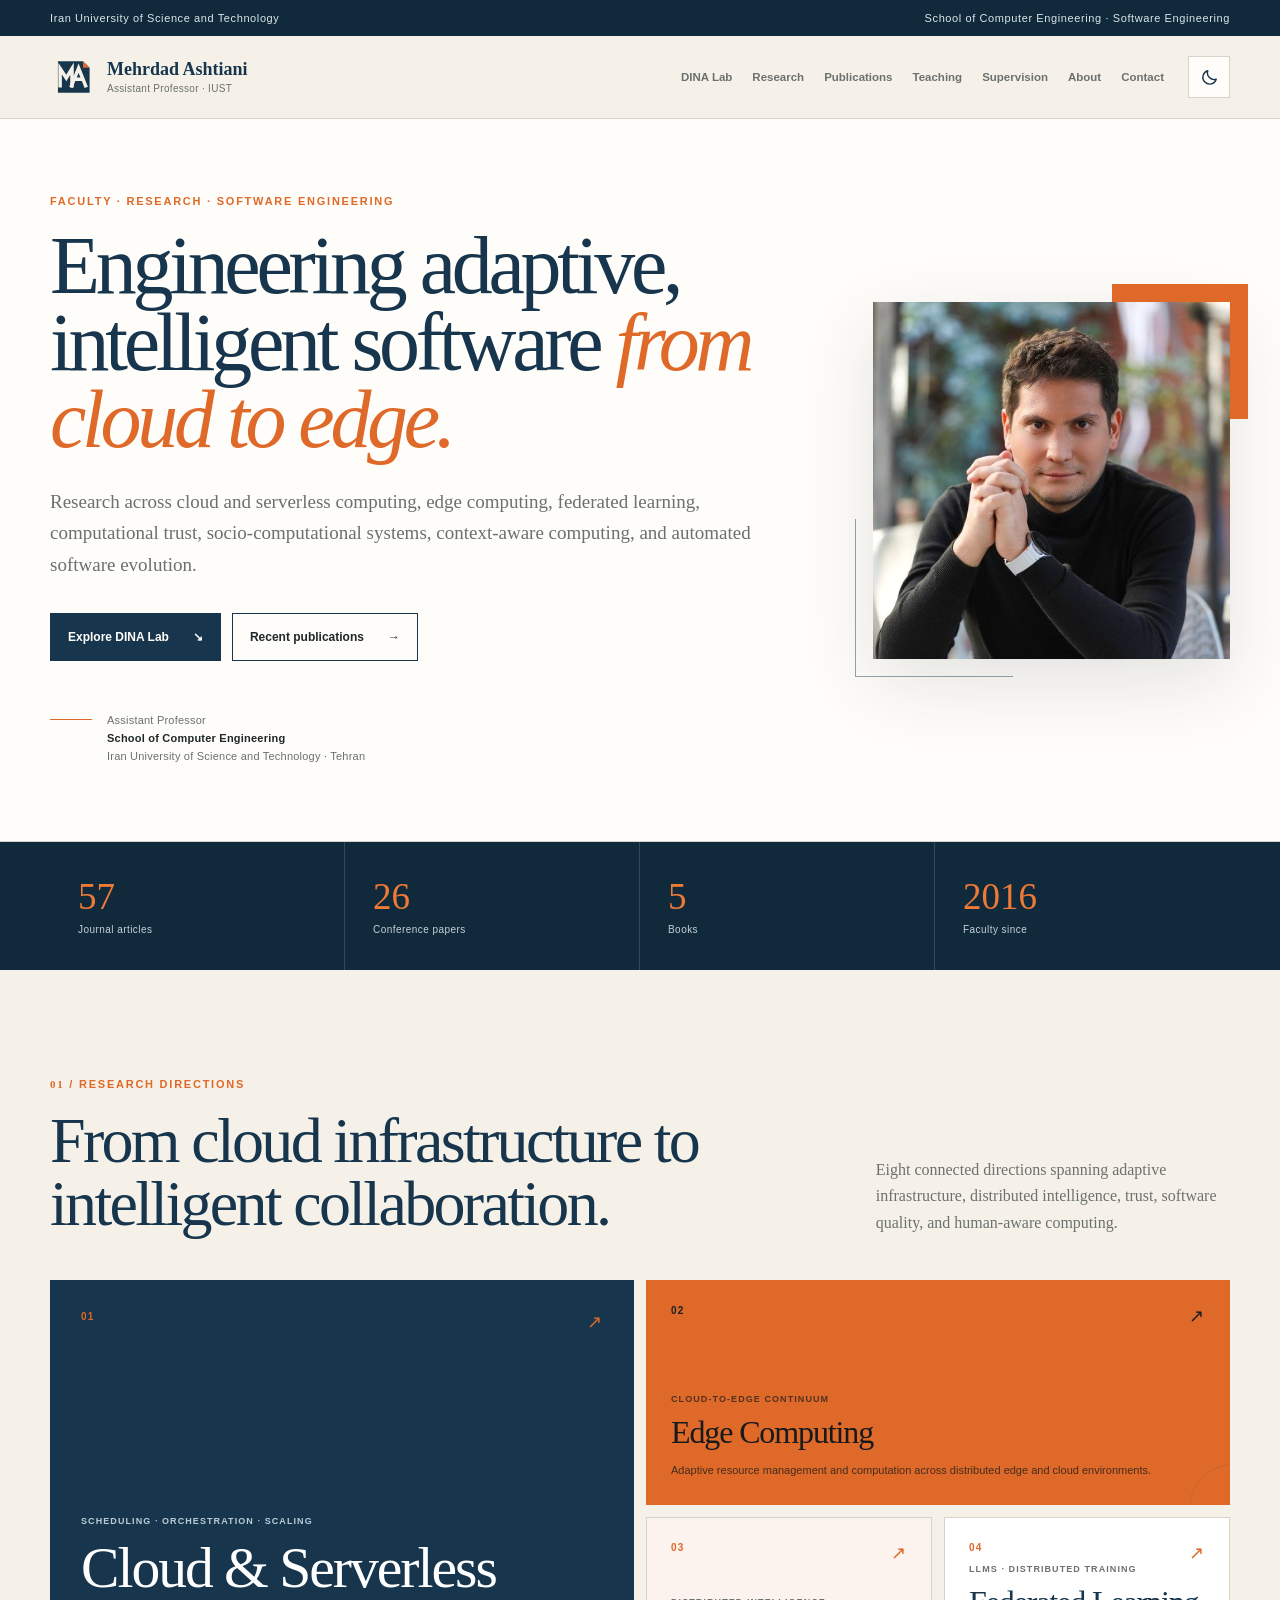
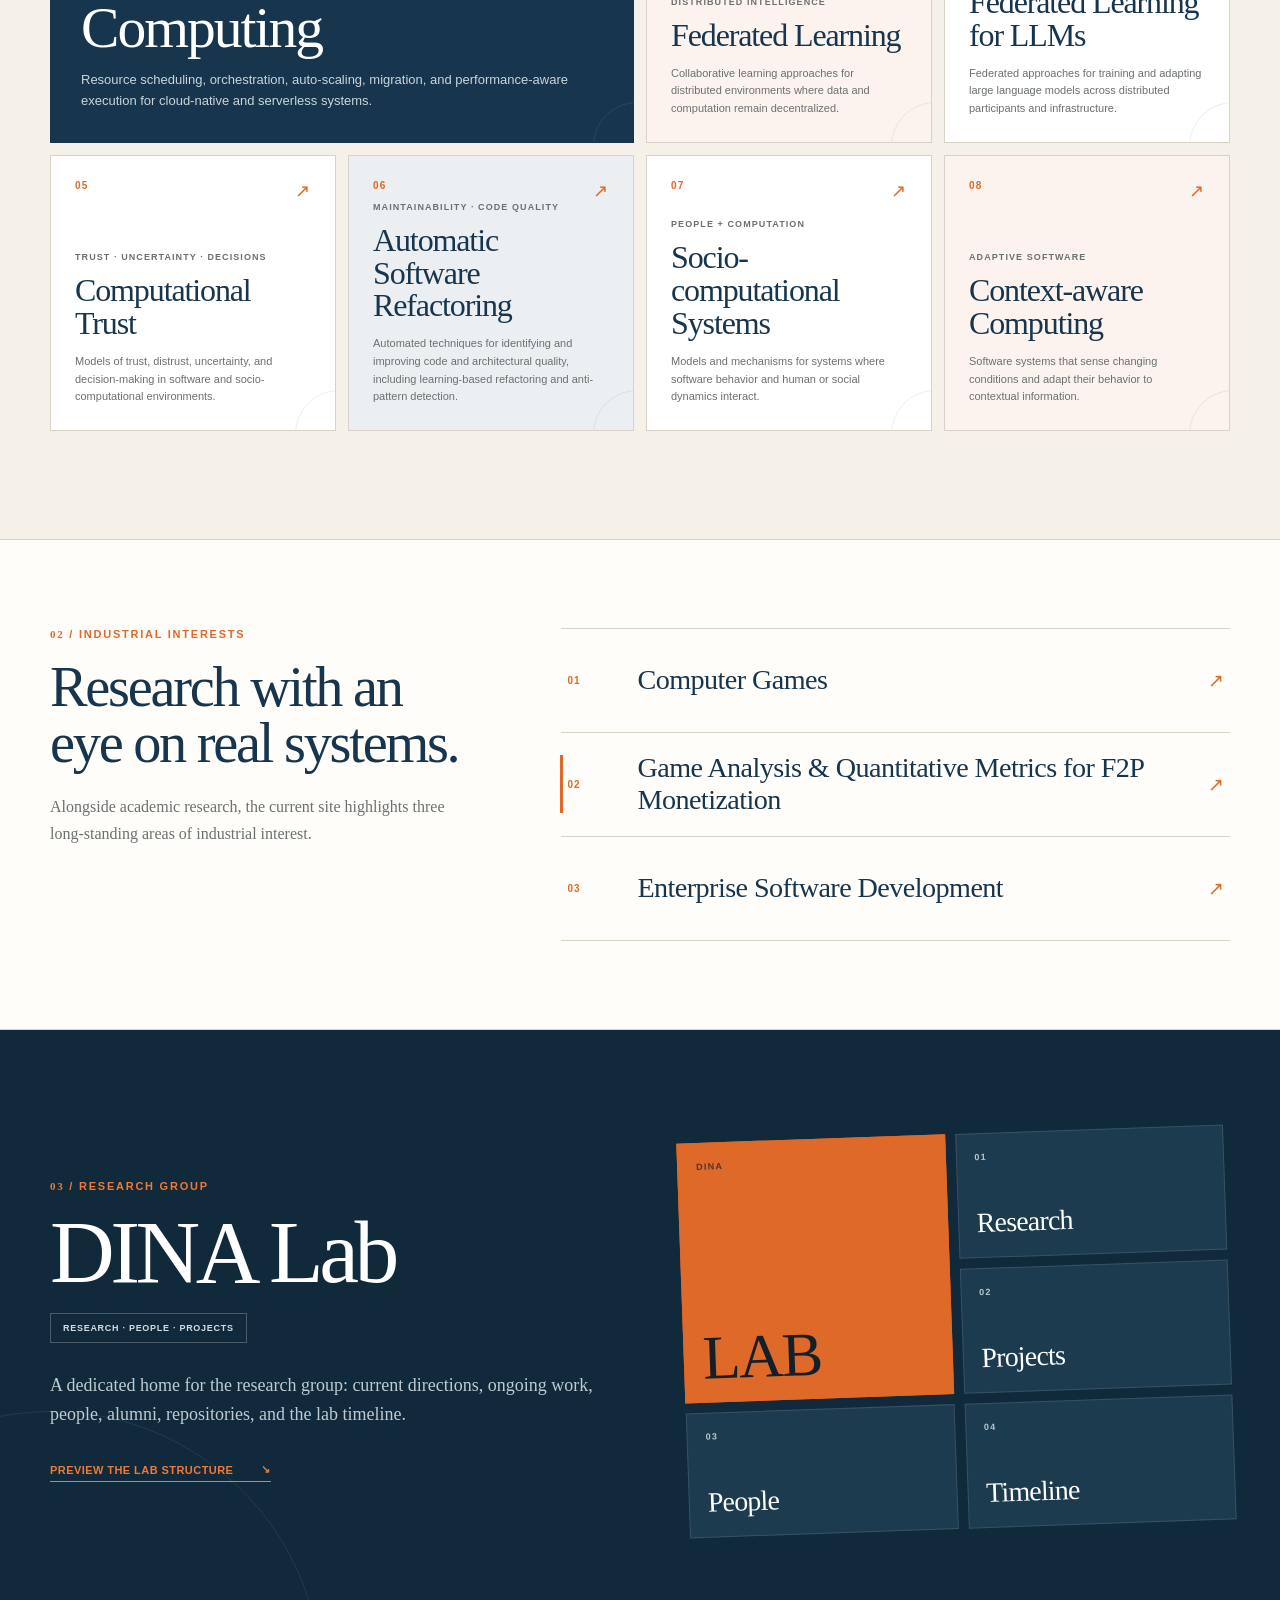
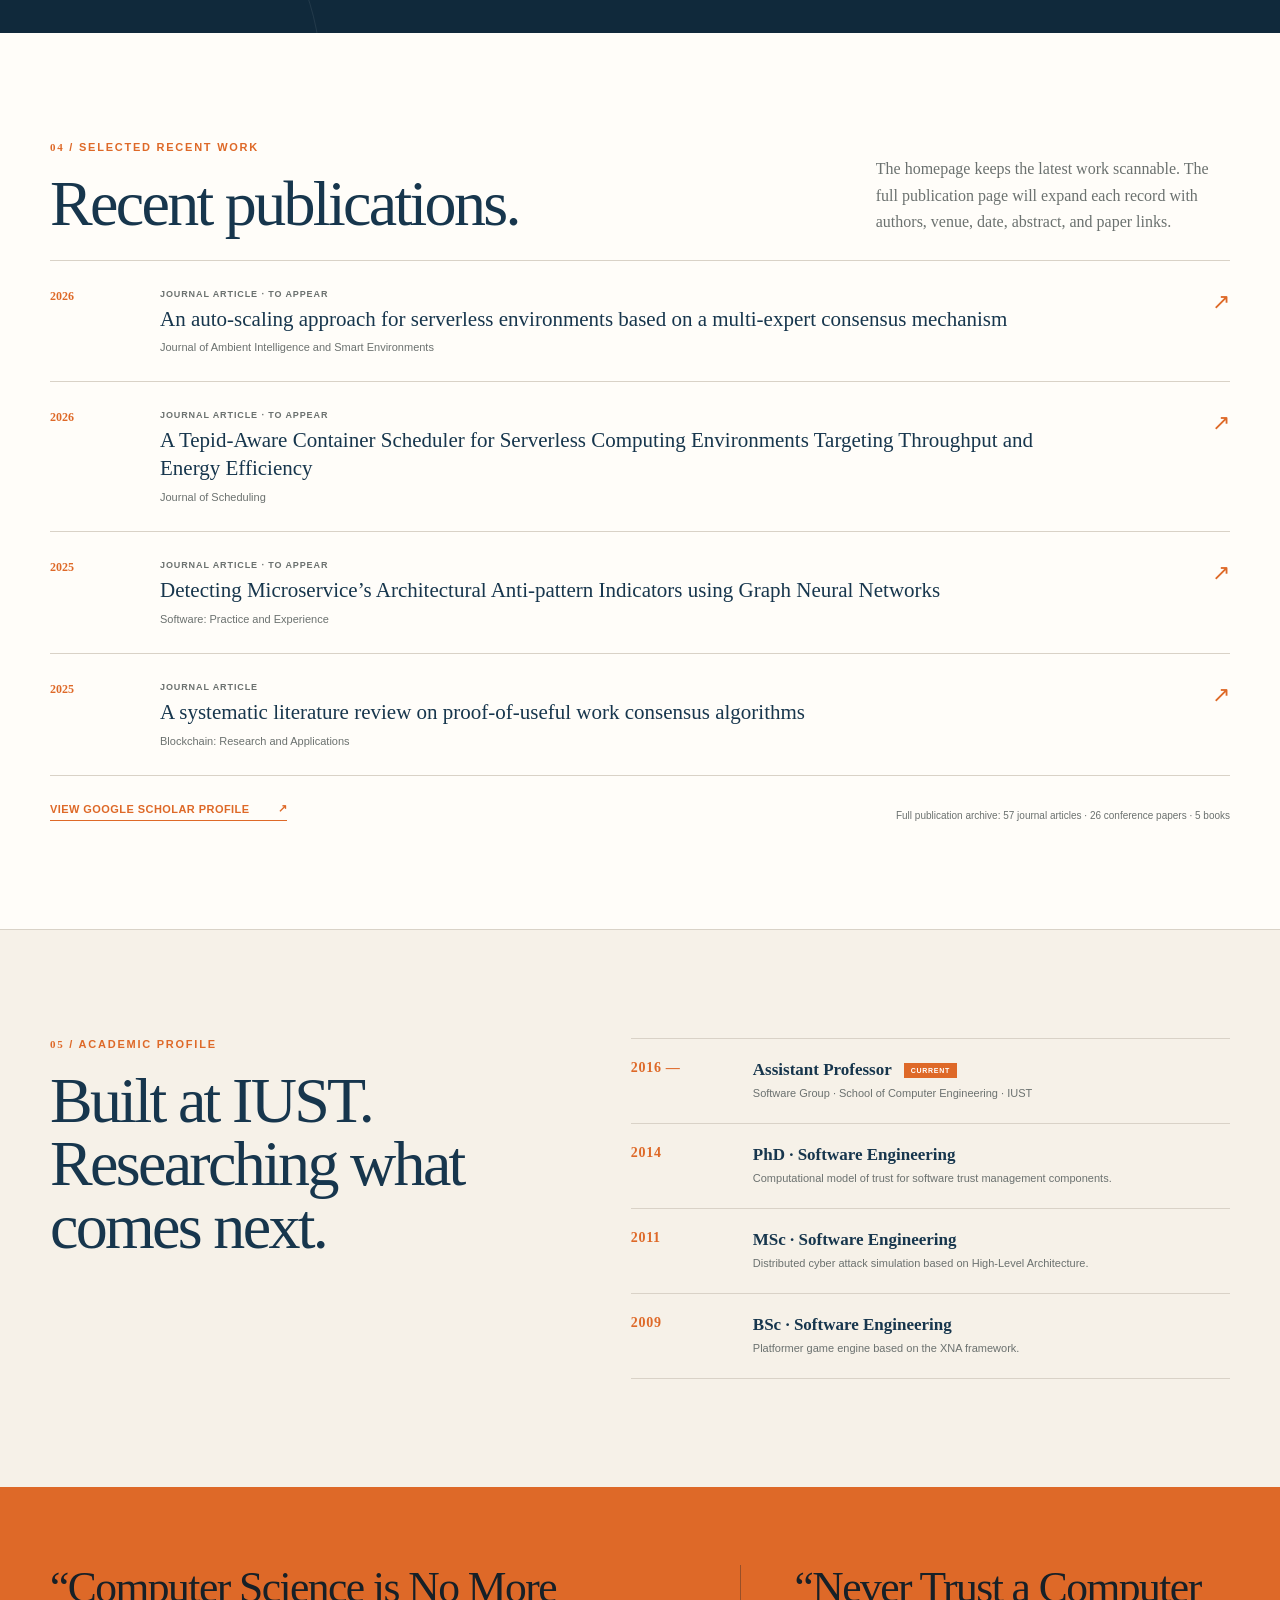
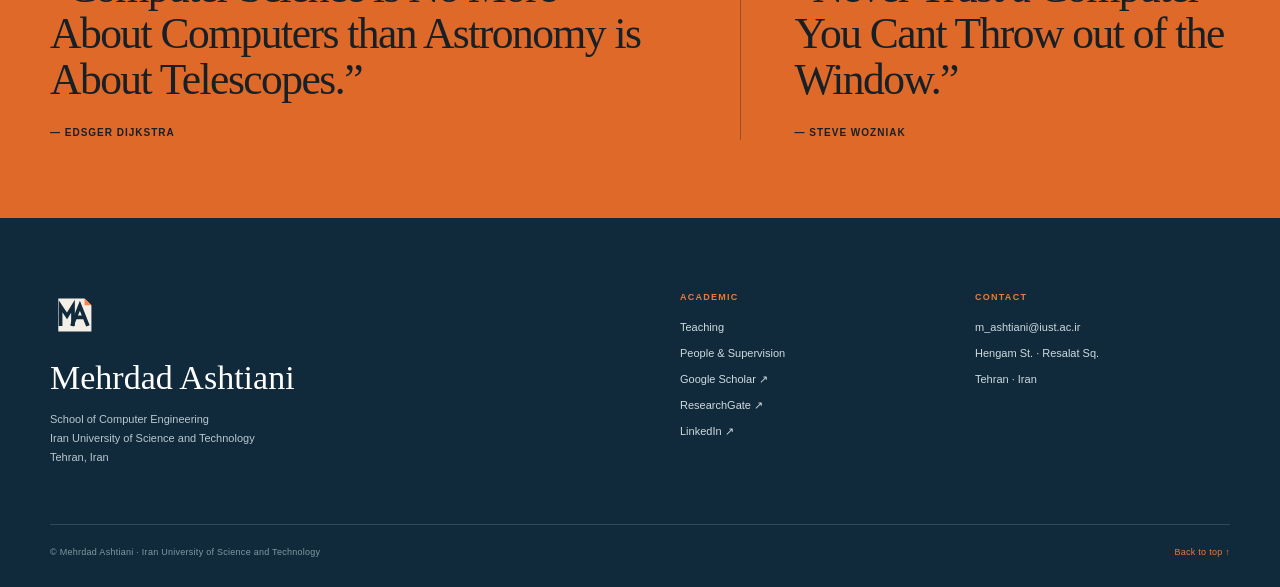
<file: index.html>
<!DOCTYPE html>

<html data-theme="light" lang="en">
<head>
<meta charset="utf-8"/>
<meta content="width=device-width,initial-scale=1" name="viewport"/>
<meta content="Mehrdad Ashtiani — Assistant Professor, School of Computer Engineering, Iran University of Science and Technology. Research in cloud and serverless computing, edge computing, federated learning, computational trust, socio-computational systems, context-aware computing, and automatic software refactoring." name="description"/>
<meta content="light dark" name="color-scheme"/>
<title>Mehrdad Ashtiani — IUST</title>
<link href="assets/brand/ma-negative-space-static.svg" rel="icon" type="image/svg+xml"/>
<link href="assets/style.css" rel="stylesheet"/>
<script>
    try {
      const saved = localStorage.getItem('ma-theme');
      document.documentElement.dataset.theme = saved === 'dark' ? 'dark' : 'light';
    } catch (_) {
      document.documentElement.dataset.theme = 'light';
    }
  </script>
</head>
<body>
<a class="skip-link" href="#main">Skip to content</a>
<div class="university-bar">
<div class="shell university-bar__inner">
<span>Iran University of Science and Technology</span>
<span>School of Computer Engineering · Software Engineering</span>
</div>
</div>
<header class="site-header" id="top">
<div class="shell nav-shell">
<a aria-label="Mehrdad Ashtiani home" class="identity" href="#top">
<span aria-hidden="true" class="identity-mark identity-mark--svg"><img alt="" aria-hidden="true" class="brand-logo brand-logo--animated" src="assets/brand/ma-negative-space-animated.svg"/></span>
<span class="identity-copy">
<strong>Mehrdad Ashtiani</strong>
<small>Assistant Professor · IUST</small>
</span>
</a>
<nav aria-label="Primary navigation" class="desktop-nav"><a href="dina-lab.html">DINA Lab</a><a href="research.html">Research</a><a href="publications.html">Publications</a><a href="teaching.html">Teaching</a><a href="supervision.html">Supervision</a><a href="about.html">About</a><a href="contact.html">Contact</a></nav>
<div class="nav-actions">
<button aria-label="Switch to dark mode" class="theme-toggle" title="Switch to dark mode" type="button"></button>
<button aria-controls="mobile-nav" aria-expanded="false" aria-label="Open menu" class="menu-toggle" type="button"><svg aria-hidden="true" class="menu-icon menu-icon--hamburger" fill="none" viewBox="0 0 24 24"><path d="M4.5 6.5H19.5M4.5 12H19.5M4.5 17.5H19.5" stroke="currentColor" stroke-linecap="round" stroke-width="1.8"></path></svg></button>
</div>
</div>
<nav aria-label="Mobile navigation" class="mobile-nav shell" id="mobile-nav"><a href="dina-lab.html">DINA Lab</a><a href="research.html">Research</a><a href="publications.html">Publications</a><a href="teaching.html">Teaching</a><a href="supervision.html">Supervision</a><a href="about.html">About</a><a href="contact.html">Contact</a></nav>
</header>
<main id="main">
<section class="hero section-rule">
<div class="shell hero-grid">
<div class="hero-copy reveal">
<p class="eyebrow">Faculty · Research · Software Engineering</p>
<h1>Engineering adaptive, intelligent software <em>from cloud to edge.</em></h1>
<p class="hero-lead">Research across cloud and serverless computing, edge computing, federated learning, computational trust, socio-computational systems, context-aware computing, and automated software evolution.</p>
<div class="hero-actions">
<a class="button button--primary" href="dina-lab.html">Explore DINA Lab <span>↘</span></a>
<a class="button button--ghost" href="publications.html">Recent publications <span>→</span></a>
</div>
<div aria-label="Affiliation" class="hero-meta">
<span class="meta-rule"></span>
<p>Assistant Professor<br/><strong>School of Computer Engineering</strong><br/>Iran University of Science and Technology · Tehran</p>
</div>
</div>
<div class="portrait-column reveal">
<div class="portrait-frame">
<img alt="Portrait of Mehrdad Ashtiani" height="640" src="assets/mehrdad-ashtiani.jpg" width="640"/>
</div>
</div>
</div>
</section>
<section aria-label="Academic output overview" class="stats">
<div class="shell stats-grid reveal">
<div><strong>57</strong><span>Journal articles</span></div>
<div><strong>26</strong><span>Conference papers</span></div>
<div><strong>5</strong><span>Books</span></div>
<div><strong>2016</strong><span>Faculty since</span></div>
</div>
</section>
<section class="section research-section" id="research">
<div class="shell">
<div class="section-intro reveal">
<div>
<p class="eyebrow"><span class="numeric">01</span> / Research directions</p>
<h2>From cloud infrastructure to intelligent collaboration.</h2>
</div>
<p>Eight connected directions spanning adaptive infrastructure, distributed intelligence, trust, software quality, and human-aware computing.</p>
</div>
<div class="research-grid reveal">
<article class="research-card research-card--feature">
<div class="research-card__top"><span>01</span><span class="research-arrow">↗</span></div>
<div>
<p class="card-kicker">Scheduling · orchestration · scaling</p>
<h3>Cloud &amp; Serverless Computing</h3>
<p>Resource scheduling, orchestration, auto-scaling, migration, and performance-aware execution for cloud-native and serverless systems.</p>
</div>
</article>
<article class="research-card research-card--orange research-card--span-2">
<div class="research-card__top"><span>02</span><span class="research-arrow">↗</span></div>
<div>
<p class="card-kicker">Cloud-to-edge continuum</p>
<h3>Edge Computing</h3>
<p>Adaptive resource management and computation across distributed edge and cloud environments.</p>
</div>
</article>
<article class="research-card research-card--tint">
<div class="research-card__top"><span>03</span><span class="research-arrow">↗</span></div>
<div>
<p class="card-kicker">Distributed intelligence</p>
<h3>Federated Learning</h3>
<p>Collaborative learning approaches for distributed environments where data and computation remain decentralized.</p>
</div>
</article>
<article class="research-card">
<div class="research-card__top"><span>04</span><span class="research-arrow">↗</span></div>
<div>
<p class="card-kicker">LLMs · distributed training</p>
<h3>Federated Learning for LLMs</h3>
<p>Federated approaches for training and adapting large language models across distributed participants and infrastructure.</p>
</div>
</article>
<article class="research-card">
<div class="research-card__top"><span>05</span><span class="research-arrow">↗</span></div>
<div>
<p class="card-kicker">Trust · uncertainty · decisions</p>
<h3>Computational Trust</h3>
<p>Models of trust, distrust, uncertainty, and decision-making in software and socio-computational environments.</p>
</div>
</article>
<article class="research-card research-card--navy-soft">
<div class="research-card__top"><span>06</span><span class="research-arrow">↗</span></div>
<div>
<p class="card-kicker">Maintainability · code quality</p>
<h3>Automatic Software Refactoring</h3>
<p>Automated techniques for identifying and improving code and architectural quality, including learning-based refactoring and anti-pattern detection.</p>
</div>
</article>
<article class="research-card">
<div class="research-card__top"><span>07</span><span class="research-arrow">↗</span></div>
<div>
<p class="card-kicker">People + computation</p>
<h3>Socio-computational Systems</h3>
<p>Models and mechanisms for systems where software behavior and human or social dynamics interact.</p>
</div>
</article>
<article class="research-card research-card--tint">
<div class="research-card__top"><span>08</span><span class="research-arrow">↗</span></div>
<div>
<p class="card-kicker">Adaptive software</p>
<h3>Context-aware Computing</h3>
<p>Software systems that sense changing conditions and adapt their behavior to contextual information.</p>
</div>
</article>
</div>
</div>
</section>
<section aria-labelledby="industrial-title" class="industrial-section">
<div class="shell industrial-grid reveal">
<div class="industrial-heading">
<p class="eyebrow"><span class="numeric">02</span> / Industrial interests</p>
<h2 id="industrial-title">Research with an eye on real systems.</h2>
<p>Alongside academic research, the current site highlights three long-standing areas of industrial interest.</p>
</div>
<div class="industrial-list">
<article class="industrial-item">
<span>01</span>
<h3>Computer Games</h3>
<i aria-hidden="true">↗</i>
</article>
<article class="industrial-item industrial-item--accent">
<span>02</span>
<h3>Game Analysis &amp; Quantitative Metrics for F2P Monetization</h3>
<i aria-hidden="true">↗</i>
</article>
<article class="industrial-item">
<span>03</span>
<h3>Enterprise Software Development</h3>
<i aria-hidden="true">↗</i>
</article>
</div>
</div>
</section>
<section class="dina-section" id="dina">
<div class="shell dina-grid reveal">
<div class="dina-copy">
<p class="eyebrow eyebrow--light"><span class="numeric">03</span> / Research group</p>
<div class="dina-title-row">
<h2>DINA Lab</h2>
<span class="lab-badge">Research · People · Projects</span>
</div>
<p class="dina-lead">A dedicated home for the research group: current directions, ongoing work, people, alumni, repositories, and the lab timeline.</p>
<a class="text-link text-link--light" href="dina-lab.html">Preview the lab structure <span>↘</span></a>
</div>
<div aria-label="DINA Lab planned content map" class="dina-map" id="dina-map">
<div class="lab-node lab-node--main"><small>DINA</small><strong>LAB</strong></div>
<div class="lab-node"><small>01</small><strong>Research</strong></div>
<div class="lab-node"><small>02</small><strong>Projects</strong></div>
<div class="lab-node"><small>03</small><strong>People</strong></div>
<div class="lab-node"><small>04</small><strong>Timeline</strong></div>
</div>
</div>
</section>
<section class="section publications-section" id="publications">
<div class="shell">
<div class="section-intro section-intro--pub reveal">
<div>
<p class="eyebrow"><span class="numeric">04</span> / Selected recent work</p>
<h2>Recent publications.</h2>
</div>
<p>The homepage keeps the latest work scannable. The full publication page will expand each record with authors, venue, date, abstract, and paper links.</p>
</div>
<div class="pub-list reveal">
<article class="publication">
<time datetime="2026">2026</time>
<div class="publication-main">
<span class="pub-type">Journal article · To appear</span>
<h3>An auto-scaling approach for serverless environments based on a multi-expert consensus mechanism</h3>
<p>Journal of Ambient Intelligence and Smart Environments</p>
</div>
<span aria-hidden="true" class="publication-arrow">↗</span>
</article>
<article class="publication">
<time datetime="2026">2026</time>
<div class="publication-main">
<span class="pub-type">Journal article · To appear</span>
<h3>A Tepid-Aware Container Scheduler for Serverless Computing Environments Targeting Throughput and Energy Efficiency</h3>
<p>Journal of Scheduling</p>
</div>
<span aria-hidden="true" class="publication-arrow">↗</span>
</article>
<article class="publication">
<time datetime="2025">2025</time>
<div class="publication-main">
<span class="pub-type">Journal article · To appear</span>
<h3>Detecting Microservice’s Architectural Anti-pattern Indicators using Graph Neural Networks</h3>
<p>Software: Practice and Experience</p>
</div>
<span aria-hidden="true" class="publication-arrow">↗</span>
</article>
<article class="publication">
<time datetime="2025">2025</time>
<div class="publication-main">
<span class="pub-type">Journal article</span>
<h3>A systematic literature review on proof-of-useful work consensus algorithms</h3>
<p>Blockchain: Research and Applications</p>
</div>
<span aria-hidden="true" class="publication-arrow">↗</span>
</article>
</div>
<div class="pub-footer reveal">
<a class="text-link" href="https://scholar.google.com/citations?user=dsdZaDAAAAAJ&amp;hl=en" rel="noopener noreferrer" target="_blank">View Google Scholar profile <span>↗</span></a>
<span>Full publication archive: 57 journal articles · 26 conference papers · 5 books</span>
</div>
</div>
</section>
<section class="section about-section" id="about">
<div class="shell about-grid reveal">
<div class="about-heading">
<p class="eyebrow"><span class="numeric">05</span> / Academic profile</p>
<h2>Built at IUST.<br/>Researching what comes next.</h2>
</div>
<div class="academic-timeline">
<div class="timeline-item timeline-item--current">
<span class="timeline-year">2016 —</span>
<div><strong>Assistant Professor</strong><p>Software Group · School of Computer Engineering · IUST</p></div>
</div>
<div class="timeline-item">
<span class="timeline-year">2014</span>
<div><strong>PhD · Software Engineering</strong><p>Computational model of trust for software trust management components.</p></div>
</div>
<div class="timeline-item">
<span class="timeline-year">2011</span>
<div><strong>MSc · Software Engineering</strong><p>Distributed cyber attack simulation based on High-Level Architecture.</p></div>
</div>
<div class="timeline-item">
<span class="timeline-year">2009</span>
<div><strong>BSc · Software Engineering</strong><p>Platformer game engine based on the XNA framework.</p></div>
</div>
</div>
</div>
</section>
<section aria-label="Favorite computer science quotations" class="quote-band">
<div class="shell quote-grid reveal">
<blockquote>
<p>“Computer Science is No More About Computers than Astronomy is About Telescopes.”</p>
<cite>— Edsger Dijkstra</cite>
</blockquote>
<blockquote>
<p>“Never Trust a Computer You Cant Throw out of the Window.”</p>
<cite>— Steve Wozniak</cite>
</blockquote>
</div>
</section>
</main>
<footer class="footer" id="contact">
<div class="shell footer-grid">
<div class="footer-main">
<span aria-hidden="true" class="footer-mark footer-mark--svg"><img alt="" aria-hidden="true" class="brand-logo brand-logo--static" src="assets/brand/ma-negative-space-static.svg"/></span>
<h2>Mehrdad Ashtiani</h2>
<p>School of Computer Engineering<br/>Iran University of Science and Technology<br/>Tehran, Iran</p>
</div>
<div class="footer-links">
<div>
<small>Academic</small>
<a href="teaching.html">Teaching</a>
<a href="supervision.html">People &amp; Supervision</a>
<a href="https://scholar.google.com/citations?user=dsdZaDAAAAAJ&amp;hl=en" rel="noopener noreferrer" target="_blank">Google Scholar ↗</a>
<a href="https://www.researchgate.net/profile/Mehrdad-Ashtiani" rel="noopener noreferrer" target="_blank">ResearchGate ↗</a>
<a href="https://www.linkedin.com/in/mehrdad-ashtiani-09170577/" rel="noopener noreferrer" target="_blank">LinkedIn ↗</a>
</div>
<div>
<small>Contact</small>
<a href="mailto:m_ashtiani@iust.ac.ir">m_ashtiani@iust.ac.ir</a>
<span>Hengam St. · Resalat Sq.</span>
<span>Tehran · Iran</span>
</div>
</div>
</div>
<div class="shell footer-bottom">
<span>© Mehrdad Ashtiani · Iran University of Science and Technology</span>
<a href="#top">Back to top ↑</a>
</div>
</footer>
<script src="assets/site.js"></script>
</body>
</html>
</file>
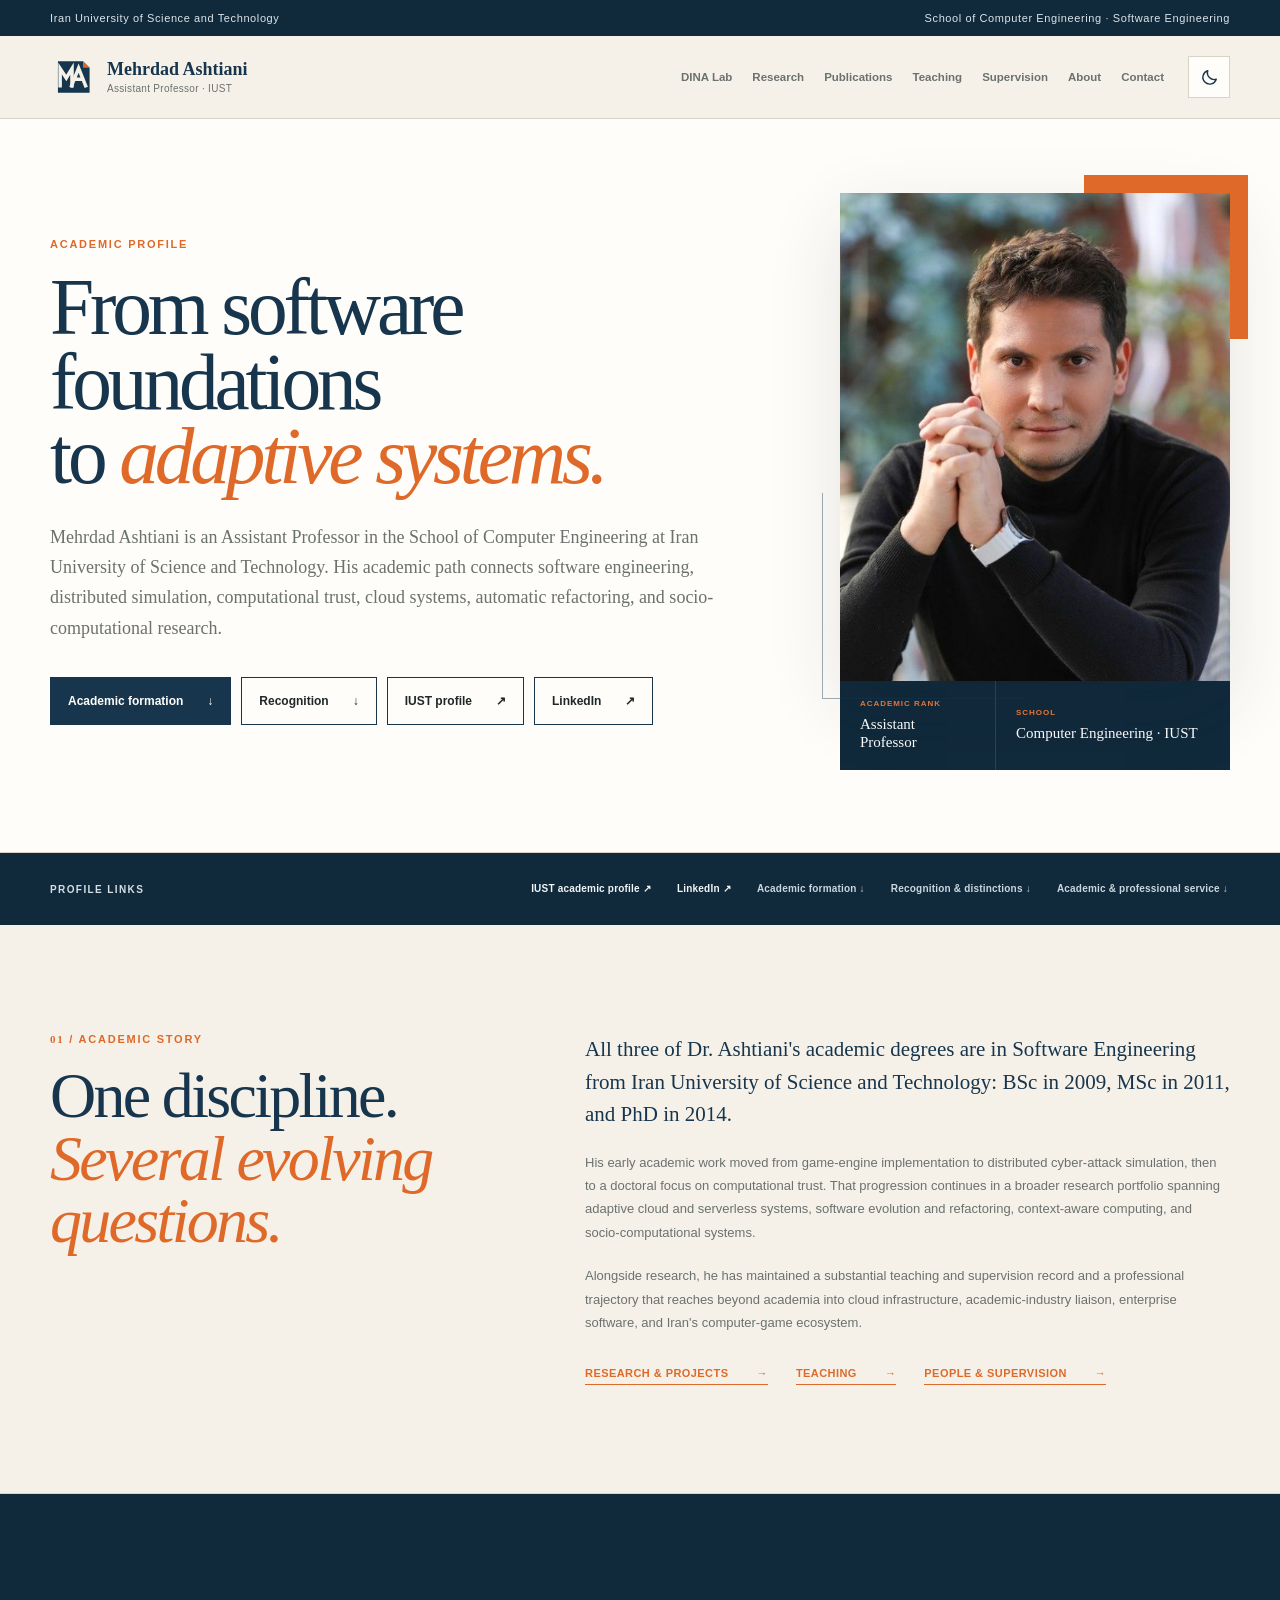
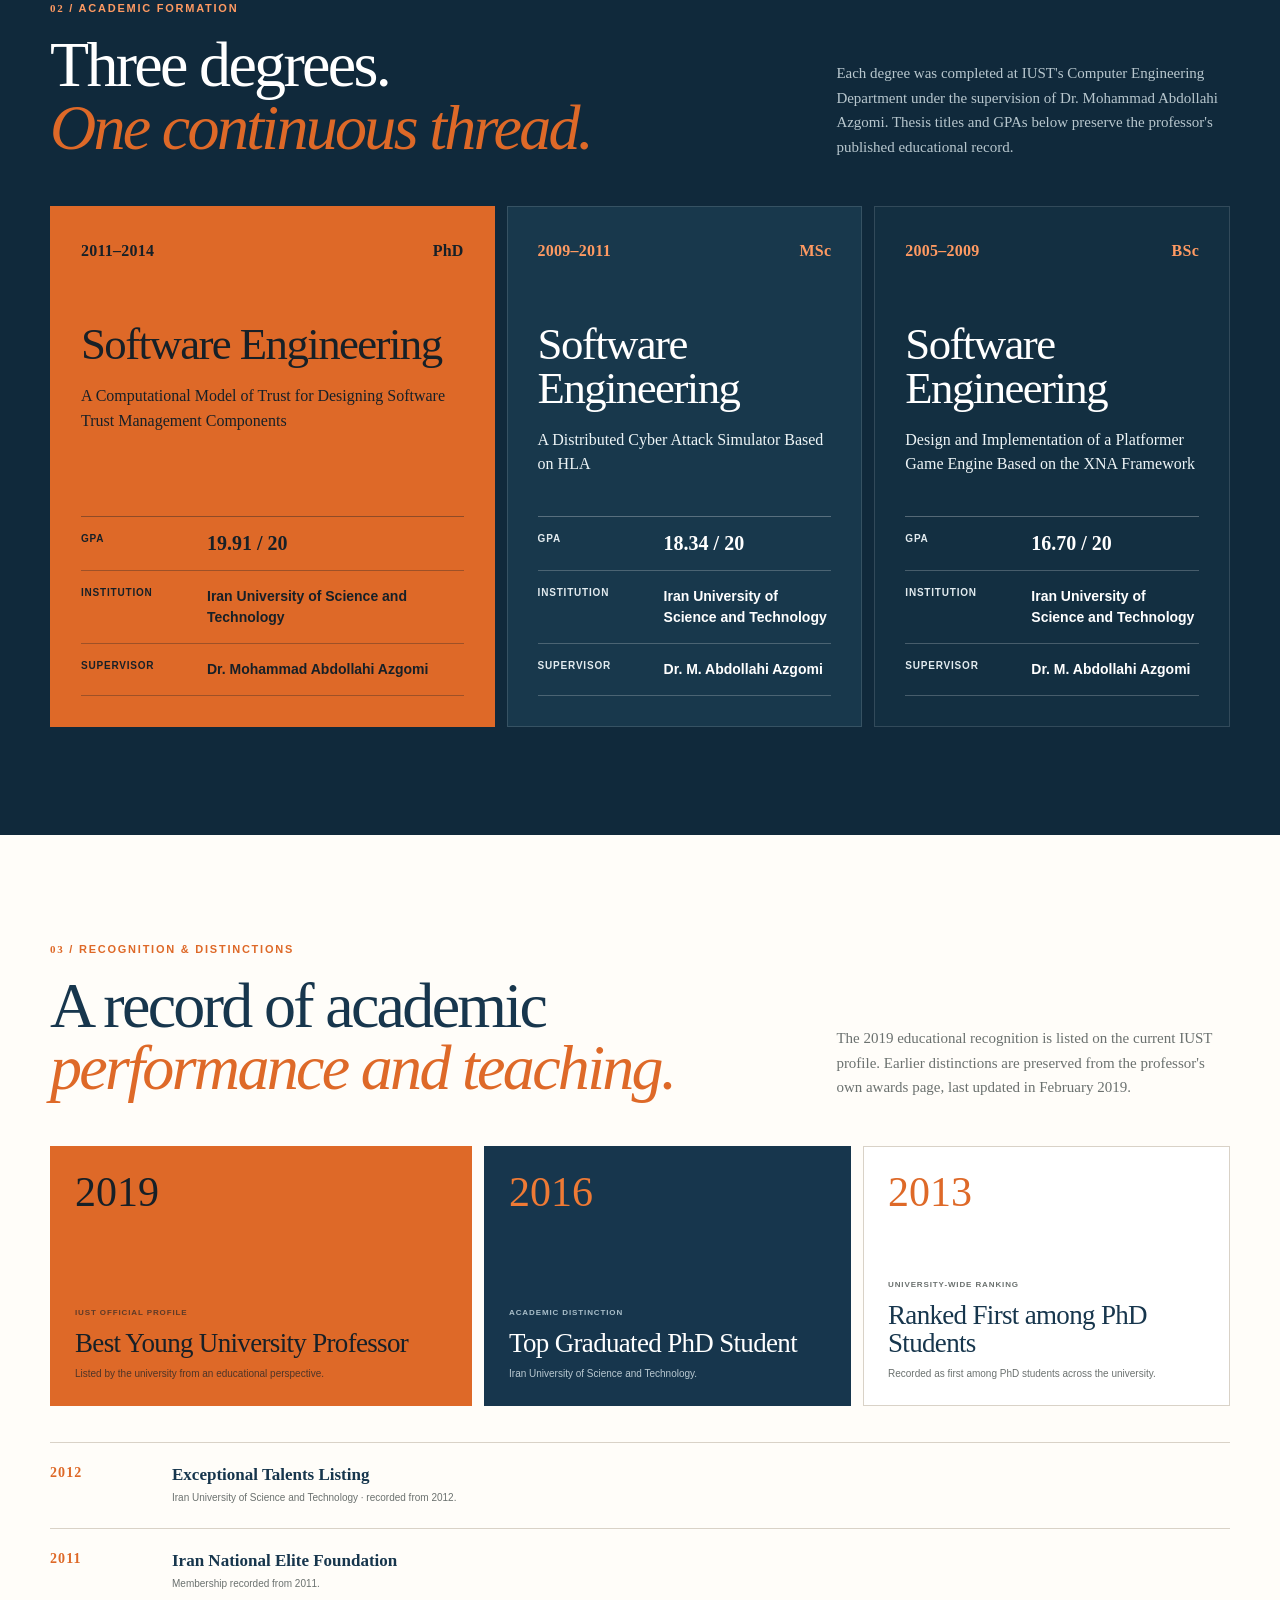
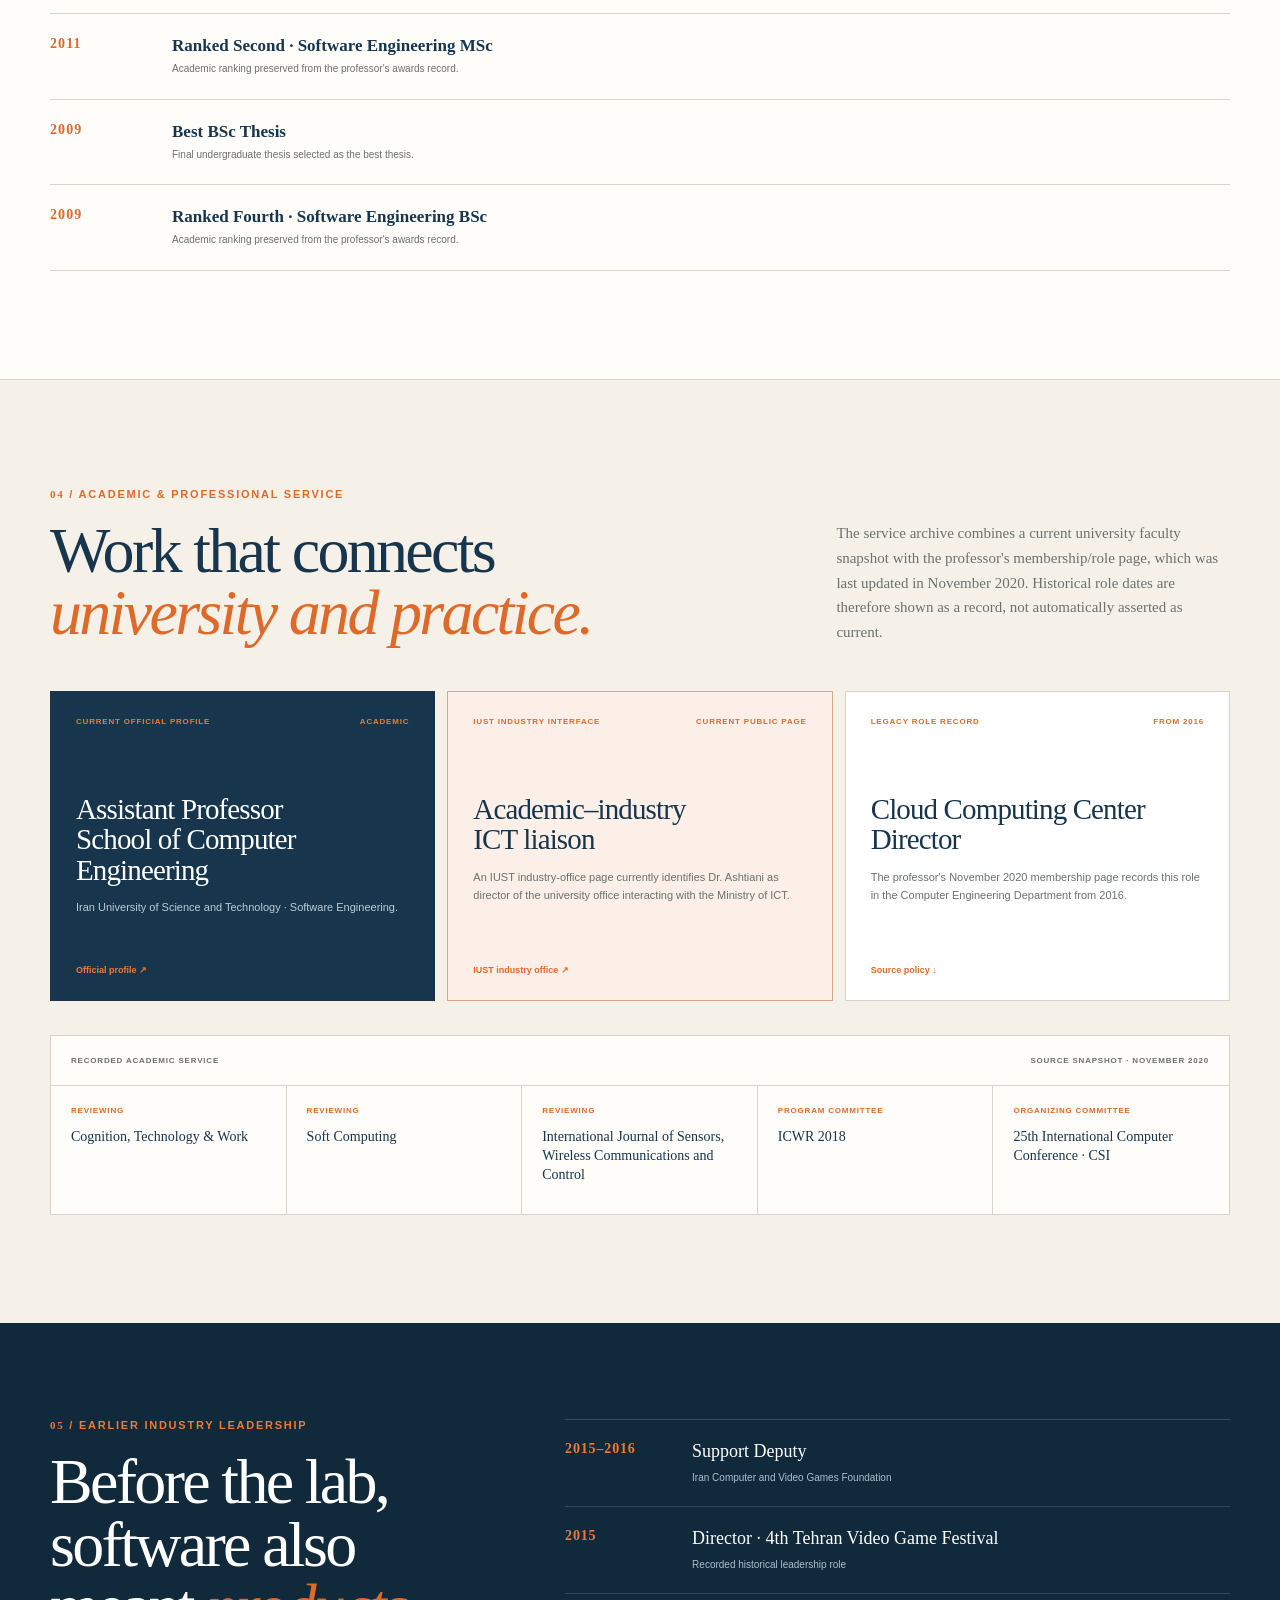
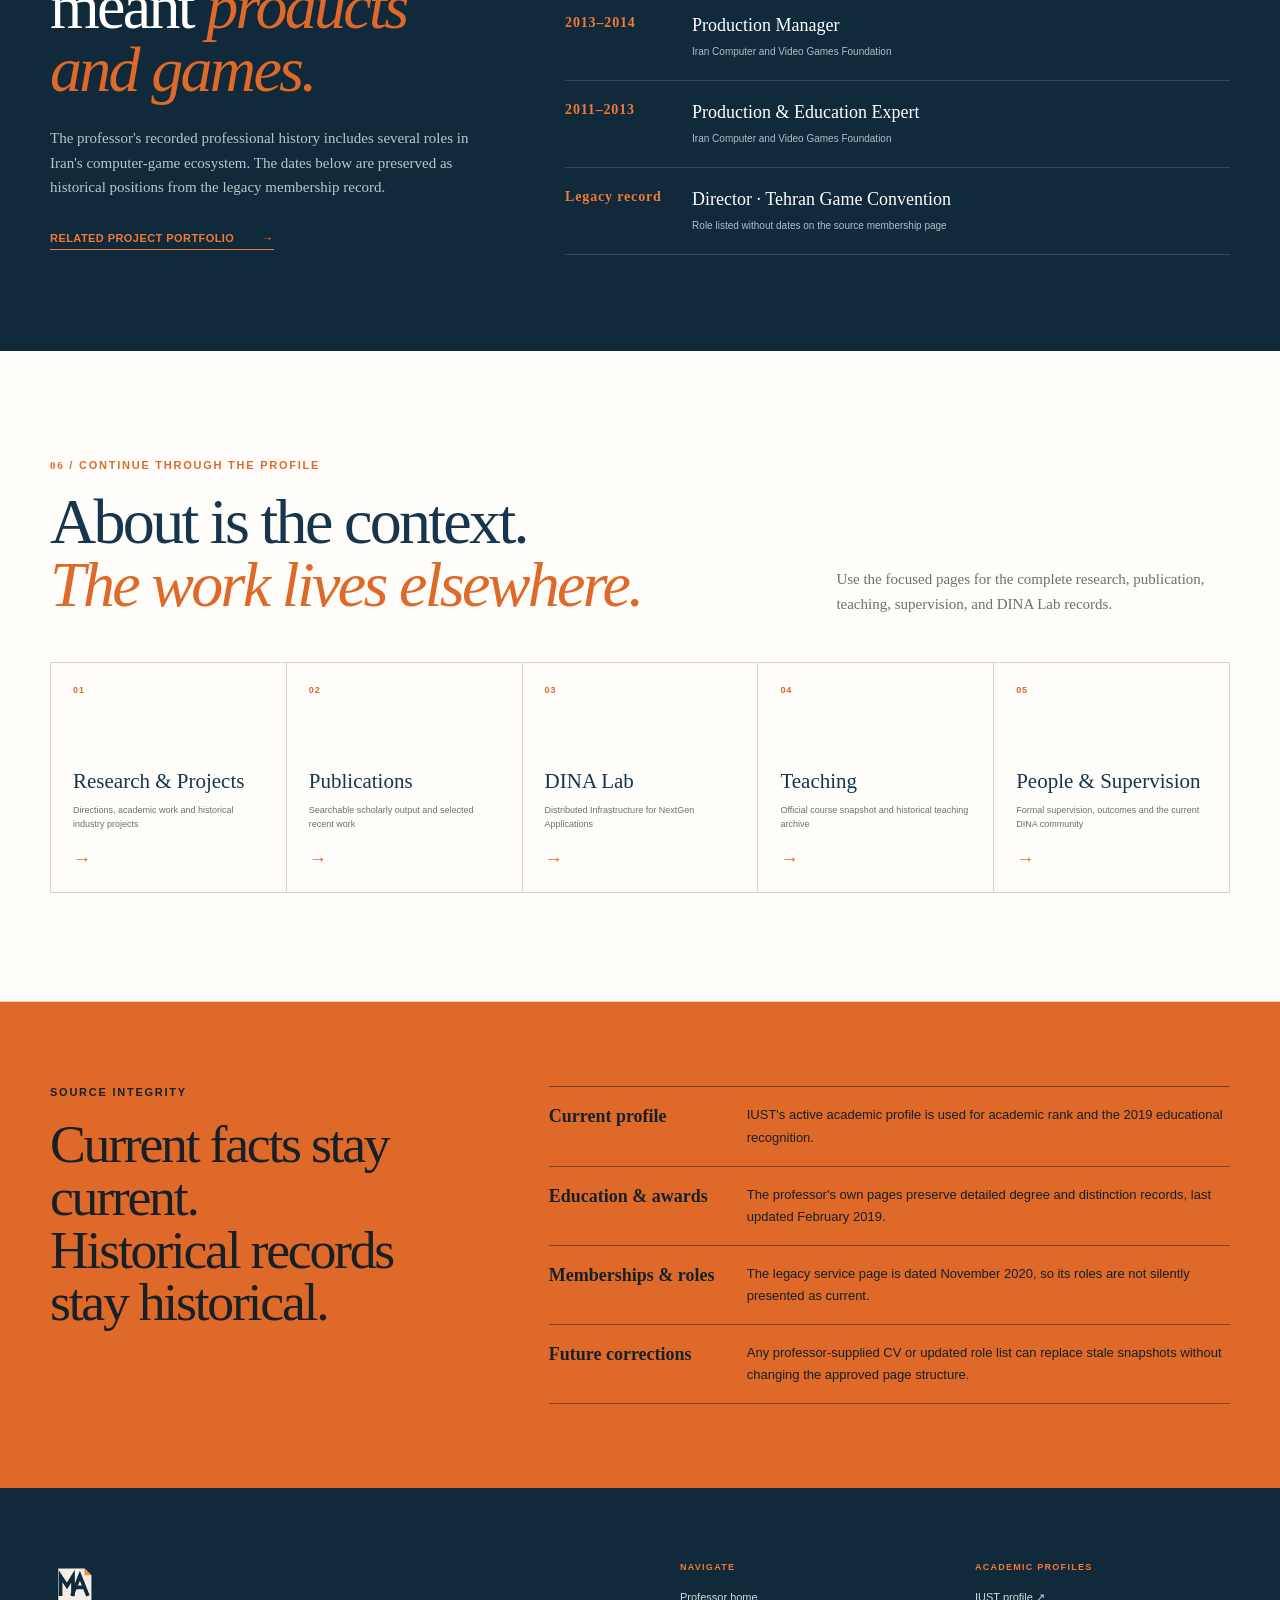
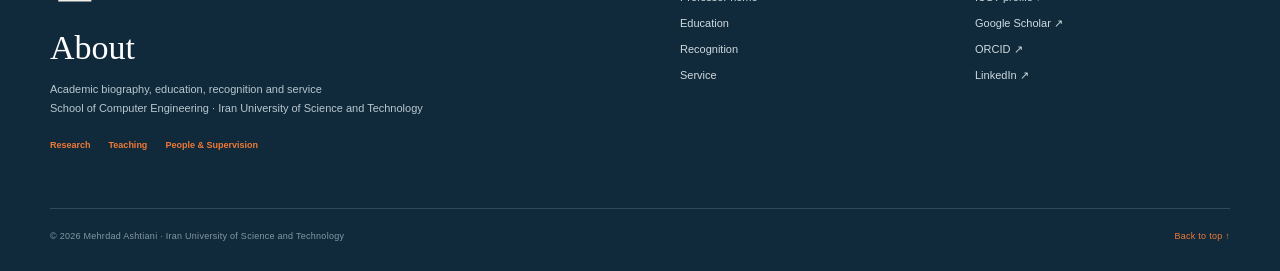
<file: about.html>
<!DOCTYPE html>

<html data-theme="light" lang="en">
<head>
<meta charset="utf-8"/>
<meta content="width=device-width, initial-scale=1" name="viewport"/>
<meta content="Academic biography of Dr. Mehrdad Ashtiani at Iran University of Science and Technology, including education, distinctions, academic service, and professional roles." name="description"/>
<meta content="#17364d" name="theme-color"/>
<title>About · Mehrdad Ashtiani</title>
<link href="assets/brand/ma-negative-space-static.svg" rel="icon" type="image/svg+xml"/>
<script>
    try {
      const saved = localStorage.getItem('ma-theme');
      document.documentElement.dataset.theme = saved === 'dark' ? 'dark' : 'light';
    } catch (_) {
      document.documentElement.dataset.theme = 'light';
    }
  </script>
<link href="assets/style.css" rel="stylesheet"/>
<link href="assets/about.css" rel="stylesheet"/>
</head>
<body id="top">
<a class="skip-link" href="#main">Skip to content</a>
<div class="university-bar">
<div class="shell university-bar__inner">
<span>Iran University of Science and Technology</span>
<span>School of Computer Engineering · Software Engineering</span>
</div>
</div>
<header class="site-header">
<div class="shell nav-shell">
<a aria-label="Mehrdad Ashtiani home" class="identity" href="index.html">
<span aria-hidden="true" class="identity-mark identity-mark--svg"><img alt="" aria-hidden="true" class="brand-logo brand-logo--animated" src="assets/brand/ma-negative-space-animated.svg"/></span>
<span class="identity-copy"><strong>Mehrdad Ashtiani</strong><small>Assistant Professor · IUST</small></span>
</a>
<nav aria-label="Primary navigation" class="desktop-nav"><a href="dina-lab.html">DINA Lab</a><a href="research.html">Research</a><a href="publications.html">Publications</a><a href="teaching.html">Teaching</a><a href="supervision.html">Supervision</a><a aria-current="page" class="nav-current" href="about.html">About</a><a href="contact.html">Contact</a></nav>
<div class="nav-actions">
<button aria-label="Switch to dark mode" class="theme-toggle" title="Switch to dark mode" type="button"></button>
<button aria-controls="mobile-nav" aria-expanded="false" aria-label="Open menu" class="menu-toggle" type="button"><svg aria-hidden="true" class="menu-icon menu-icon--hamburger" fill="none" viewBox="0 0 24 24"><path d="M4.5 6.5H19.5M4.5 12H19.5M4.5 17.5H19.5" stroke="currentColor" stroke-linecap="round" stroke-width="1.8"></path></svg></button>
</div>
</div>
<nav aria-label="Mobile navigation" class="mobile-nav shell" id="mobile-nav"><a href="dina-lab.html">DINA Lab</a><a href="research.html">Research</a><a href="publications.html">Publications</a><a href="teaching.html">Teaching</a><a href="supervision.html">Supervision</a><a aria-current="page" href="about.html">About</a><a href="contact.html">Contact</a></nav>
</header>
<main id="main">
<section class="about-hero section-rule">
<div class="shell about-hero-grid">
<div class="about-hero-copy reveal">
<p class="eyebrow">Academic profile</p>
<h1>From software foundations<br/>to <em>adaptive systems.</em></h1>
<p class="about-hero-lead">Mehrdad Ashtiani is an Assistant Professor in the School of Computer Engineering at Iran University of Science and Technology. His academic path connects software engineering, distributed simulation, computational trust, cloud systems, automatic refactoring, and socio-computational research.</p>
<div class="about-hero-actions">
<a class="button button--primary" href="#formation">Academic formation <span>↓</span></a>
<a class="button button--ghost" href="#recognition">Recognition <span>↓</span></a>

<a class="button button--ghost" href="https://its.iust.ac.ir/profile/en/m_ashtiani" rel="noopener noreferrer" target="_blank">IUST profile <span>↗</span></a>
<a class="button button--ghost" href="https://www.linkedin.com/in/mehrdad-ashtiani-09170577/" rel="noopener noreferrer" target="_blank">LinkedIn <span>↗</span></a>
</div>
</div>
<aside aria-label="Mehrdad Ashtiani profile portrait" class="about-portrait reveal">
<div class="about-portrait-frame"><img alt="Portrait of Dr. Mehrdad Ashtiani" src="assets/mehrdad-ashtiani.jpg"/></div>
<div class="about-portrait-meta">
<div><small>Academic rank</small><strong>Assistant Professor</strong></div>
<div><small>School</small><strong>Computer Engineering · IUST</strong></div>
</div>
</aside>
</div>
</section>
<section aria-label="Profile links and page pathways" class="about-source-strip">
<div class="shell about-source-grid">
<span>Profile links</span>
<a class="profile-link profile-link--external" href="https://its.iust.ac.ir/profile/en/m_ashtiani" rel="noopener noreferrer" target="_blank">IUST academic profile ↗</a>
<a class="profile-link profile-link--external" href="https://www.linkedin.com/in/mehrdad-ashtiani-09170577/" rel="noopener noreferrer" target="_blank">LinkedIn ↗</a>
<a class="profile-link profile-link--internal" href="#formation">Academic formation ↓</a>
<a class="profile-link profile-link--internal" href="#recognition">Recognition &amp; distinctions ↓</a>
<a class="profile-link profile-link--internal" href="#service">Academic &amp; professional service ↓</a>
</div>
</section>
<section class="section about-story section-rule" id="profile">
<div class="shell story-grid">
<div class="story-heading reveal">
<p class="eyebrow"><span class="numeric">01</span> / Academic story</p>
<h2>One discipline.<br/><em>Several evolving questions.</em></h2>
</div>
<div class="story-copy reveal">
<p class="story-lead">All three of Dr. Ashtiani's academic degrees are in Software Engineering from Iran University of Science and Technology: BSc in 2009, MSc in 2011, and PhD in 2014.</p>
<p>His early academic work moved from game-engine implementation to distributed cyber-attack simulation, then to a doctoral focus on computational trust. That progression continues in a broader research portfolio spanning adaptive cloud and serverless systems, software evolution and refactoring, context-aware computing, and socio-computational systems.</p>
<p>Alongside research, he has maintained a substantial teaching and supervision record and a professional trajectory that reaches beyond academia into cloud infrastructure, academic-industry liaison, enterprise software, and Iran's computer-game ecosystem.</p>
<div class="story-links">
<a class="text-link" href="research.html">Research &amp; projects <span>→</span></a>
<a class="text-link" href="teaching.html">Teaching <span>→</span></a>
<a class="text-link" href="supervision.html">People &amp; supervision <span>→</span></a>
</div>
</div>
</div>
</section>
<section class="section formation-section" id="formation">
<div class="shell">
<div class="about-section-heading reveal">
<div>
<p class="eyebrow eyebrow--light"><span class="numeric">02</span> / Academic formation</p>
<h2>Three degrees.<br/><em>One continuous thread.</em></h2>
</div>
<p>Each degree was completed at IUST's Computer Engineering Department under the supervision of Dr. Mohammad Abdollahi Azgomi. Thesis titles and GPAs below preserve the professor's published educational record.</p>
</div>
<div class="degree-track reveal">
<article class="degree-card degree-card--phd">
<div class="degree-card-top"><span class="numeric">2011–2014</span><span>PhD</span></div>
<h3>Software Engineering</h3>
<p class="degree-thesis">A Computational Model of Trust for Designing Software Trust Management Components</p>
<dl>
<div class="degree-meta-row degree-meta-row--gpa"><dt>GPA</dt><dd><span class="numeric">19.91 / 20</span></dd></div>
<div><dt>Institution</dt><dd>Iran University of Science and Technology</dd></div>
<div><dt>Supervisor</dt><dd>Dr. Mohammad Abdollahi Azgomi</dd></div>
</dl>
</article>
<article class="degree-card degree-card--msc">
<div class="degree-card-top"><span class="numeric">2009–2011</span><span>MSc</span></div>
<h3>Software Engineering</h3>
<p class="degree-thesis">A Distributed Cyber Attack Simulator Based on HLA</p>
<dl>
<div class="degree-meta-row degree-meta-row--gpa"><dt>GPA</dt><dd><span class="numeric">18.34 / 20</span></dd></div>
<div><dt>Institution</dt><dd>Iran University of Science and Technology</dd></div>
<div><dt>Supervisor</dt><dd>Dr. M. Abdollahi Azgomi</dd></div>
</dl>
</article>
<article class="degree-card degree-card--bsc">
<div class="degree-card-top"><span class="numeric">2005–2009</span><span>BSc</span></div>
<h3>Software Engineering</h3>
<p class="degree-thesis">Design and Implementation of a Platformer Game Engine Based on the XNA Framework</p>
<dl>
<div class="degree-meta-row degree-meta-row--gpa"><dt>GPA</dt><dd><span class="numeric">16.70 / 20</span></dd></div>
<div><dt>Institution</dt><dd>Iran University of Science and Technology</dd></div>
<div><dt>Supervisor</dt><dd>Dr. M. Abdollahi Azgomi</dd></div>
</dl>
</article>
</div>
</div>
</section>
<section class="section recognition-section section-rule" id="recognition">
<div class="shell">
<div class="about-section-heading about-section-heading--light reveal">
<div>
<p class="eyebrow"><span class="numeric">03</span> / Recognition &amp; distinctions</p>
<h2>A record of academic<br/><em>performance and teaching.</em></h2>
</div>
<p>The 2019 educational recognition is listed on the current IUST profile. Earlier distinctions are preserved from the professor's own awards page, last updated in February 2019.</p>
</div>
<div class="recognition-feature-grid reveal">
<article class="recognition-feature recognition-feature--orange">
<span class="recognition-year">2019</span>
<div><small>IUST official profile</small><h3>Best Young University Professor</h3><p>Listed by the university from an educational perspective.</p></div>
</article>
<article class="recognition-feature recognition-feature--navy">
<span class="recognition-year">2016</span>
<div><small>Academic distinction</small><h3>Top Graduated PhD Student</h3><p>Iran University of Science and Technology.</p></div>
</article>
<article class="recognition-feature">
<span class="recognition-year">2013</span>
<div><small>University-wide ranking</small><h3>Ranked First among PhD Students</h3><p>Recorded as first among PhD students across the university.</p></div>
</article>
</div>
<div class="distinction-list reveal">
<article><time>2012</time><div><strong>Exceptional Talents Listing</strong><p>Iran University of Science and Technology · recorded from 2012.</p></div></article>
<article><time>2011</time><div><strong>Iran National Elite Foundation</strong><p>Membership recorded from 2011.</p></div></article>
<article><time>2011</time><div><strong>Ranked Second · Software Engineering MSc</strong><p>Academic ranking preserved from the professor's awards record.</p></div></article>
<article><time>2009</time><div><strong>Best BSc Thesis</strong><p>Final undergraduate thesis selected as the best thesis.</p></div></article>
<article><time>2009</time><div><strong>Ranked Fourth · Software Engineering BSc</strong><p>Academic ranking preserved from the professor's awards record.</p></div></article>
</div>
</div>
</section>
<section class="section service-section" id="service">
<div class="shell">
<div class="about-section-heading reveal">
<div>
<p class="eyebrow"><span class="numeric">04</span> / Academic &amp; professional service</p>
<h2>Work that connects<br/><em>university and practice.</em></h2>
</div>
<p>The service archive combines a current university faculty snapshot with the professor's membership/role page, which was last updated in November 2020. Historical role dates are therefore shown as a record, not automatically asserted as current.</p>
</div>
<div class="service-grid reveal">
<article class="service-card service-card--current">
<div class="service-card-top"><span>Current official profile</span><span>Academic</span></div>
<h3>Assistant Professor<br/>School of Computer Engineering</h3>
<p>Iran University of Science and Technology · Software Engineering.</p>
<a href="https://its.iust.ac.ir/profile/en/m_ashtiani" rel="noopener noreferrer" target="_blank">Official profile ↗</a>
</article>
<article class="service-card service-card--accent">
<div class="service-card-top"><span>IUST industry interface</span><span>Current public page</span></div>
<h3>Academic–industry<br/>ICT liaison</h3>
<p>An IUST industry-office page currently identifies Dr. Ashtiani as director of the university office interacting with the Ministry of ICT.</p>
<a href="https://industry.iust.ac.ir/offices/ict-office/" rel="noopener noreferrer" target="_blank">IUST industry office ↗</a>
</article>
<article class="service-card">
<div class="service-card-top"><span>Legacy role record</span><span>From 2016</span></div>
<h3>Cloud Computing Center<br/>Director</h3>
<p>The professor's November 2020 membership page records this role in the Computer Engineering Department from 2016.</p>
<a href="#source-integrity">Source policy ↓</a>
</article>
</div>
<div class="service-archive reveal">
<div class="service-archive-head"><span>Recorded academic service</span><span>Source snapshot · November 2020</span></div>
<div class="service-archive-grid">
<div><small>Reviewing</small><strong>Cognition, Technology &amp; Work</strong></div>
<div><small>Reviewing</small><strong>Soft Computing</strong></div>
<div><small>Reviewing</small><strong>International Journal of Sensors, Wireless Communications and Control</strong></div>
<div><small>Program committee</small><strong>ICWR 2018</strong></div>
<div><small>Organizing committee</small><strong>25th International Computer Conference · CSI</strong></div>
</div>
</div>
</div>
</section>
<section class="industry-history">
<div class="shell industry-history-grid reveal">
<div>
<p class="eyebrow eyebrow--light"><span class="numeric">05</span> / Earlier industry leadership</p>
<h2>Before the lab,<br/>software also meant <em>products and games.</em></h2>
<p>The professor's recorded professional history includes several roles in Iran's computer-game ecosystem. The dates below are preserved as historical positions from the legacy membership record.</p>
<a class="text-link text-link--light" href="research.html#industry">Related project portfolio <span>→</span></a>
</div>
<ol class="industry-role-list">
<li><time>2015–2016</time><div><strong>Support Deputy</strong><span>Iran Computer and Video Games Foundation</span></div></li>
<li><time>2015</time><div><strong>Director · 4th Tehran Video Game Festival</strong><span>Recorded historical leadership role</span></div></li>
<li><time>2013–2014</time><div><strong>Production Manager</strong><span>Iran Computer and Video Games Foundation</span></div></li>
<li><time>2011–2013</time><div><strong>Production &amp; Education Expert</strong><span>Iran Computer and Video Games Foundation</span></div></li>
<li><time>Legacy record</time><div><strong>Director · Tehran Game Convention</strong><span>Role listed without dates on the source membership page</span></div></li>
</ol>
</div>
</section>
<section class="section profile-pathways section-rule">
<div class="shell">
<div class="about-section-heading reveal">
<div>
<p class="eyebrow"><span class="numeric">06</span> / Continue through the profile</p>
<h2>About is the context.<br/><em>The work lives elsewhere.</em></h2>
</div>
<p>Use the focused pages for the complete research, publication, teaching, supervision, and DINA Lab records.</p>
</div>
<div class="pathway-grid reveal">
<a href="research.html"><span>01</span><strong>Research &amp; Projects</strong><small>Directions, academic work and historical industry projects</small><i>→</i></a>
<a href="publications.html"><span>02</span><strong>Publications</strong><small>Searchable scholarly output and selected recent work</small><i>→</i></a>
<a href="dina-lab.html"><span>03</span><strong>DINA Lab</strong><small>Distributed Infrastructure for NextGen Applications</small><i>→</i></a>
<a href="teaching.html"><span>04</span><strong>Teaching</strong><small>Official course snapshot and historical teaching archive</small><i>→</i></a>
<a href="supervision.html"><span>05</span><strong>People &amp; Supervision</strong><small>Formal supervision, outcomes and the current DINA community</small><i>→</i></a>
</div>
</div>
</section>
<section class="about-integrity" id="source-integrity">
<div class="shell integrity-grid reveal">
<div><p class="eyebrow eyebrow--light">Source integrity</p><h2>Current facts stay current.<br/>Historical records stay historical.</h2></div>
<div class="integrity-list">
<div><strong>Current profile</strong><p>IUST's active academic profile is used for academic rank and the 2019 educational recognition.</p></div>
<div><strong>Education &amp; awards</strong><p>The professor's own pages preserve detailed degree and distinction records, last updated February 2019.</p></div>
<div><strong>Memberships &amp; roles</strong><p>The legacy service page is dated November 2020, so its roles are not silently presented as current.</p></div>
<div><strong>Future corrections</strong><p>Any professor-supplied CV or updated role list can replace stale snapshots without changing the approved page structure.</p></div>
</div>
</div>
</section>
</main>
<footer class="footer" id="contact">
<div class="shell footer-grid">
<div class="footer-main">
<span aria-hidden="true" class="footer-mark footer-mark--svg"><img alt="" aria-hidden="true" class="brand-logo brand-logo--static" src="assets/brand/ma-negative-space-static.svg"/></span>
<h2>About</h2>
<p>Academic biography, education, recognition and service<br/>School of Computer Engineering · Iran University of Science and Technology</p>
<div class="about-footer-links"><a href="research.html">Research</a><a href="teaching.html">Teaching</a><a href="supervision.html">People &amp; Supervision</a></div>
</div>
<div class="footer-links">
<div>
<small>Navigate</small>
<a href="index.html">Professor home</a>
<a href="#formation">Education</a>
<a href="#recognition">Recognition</a>
<a href="#service">Service</a>
</div>
<div>
<small>Academic profiles</small>
<a href="https://its.iust.ac.ir/profile/en/m_ashtiani" rel="noopener noreferrer" target="_blank">IUST profile ↗</a>
<a href="https://scholar.google.com/citations?user=dsdZaDAAAAAJ&amp;hl=en" rel="noopener noreferrer" target="_blank">Google Scholar ↗</a>
<a href="https://orcid.org/0000-0002-4574-1545" rel="noopener noreferrer" target="_blank">ORCID ↗</a>
<a href="https://www.linkedin.com/in/mehrdad-ashtiani-09170577/" rel="noopener noreferrer" target="_blank">LinkedIn ↗</a>
</div>
</div>
</div>
<div class="shell footer-bottom">
<span>© 2026 Mehrdad Ashtiani · Iran University of Science and Technology</span>
<a href="#top">Back to top ↑</a>
</div>
</footer>
<script src="assets/site.js"></script>
</body>
</html>
</file>
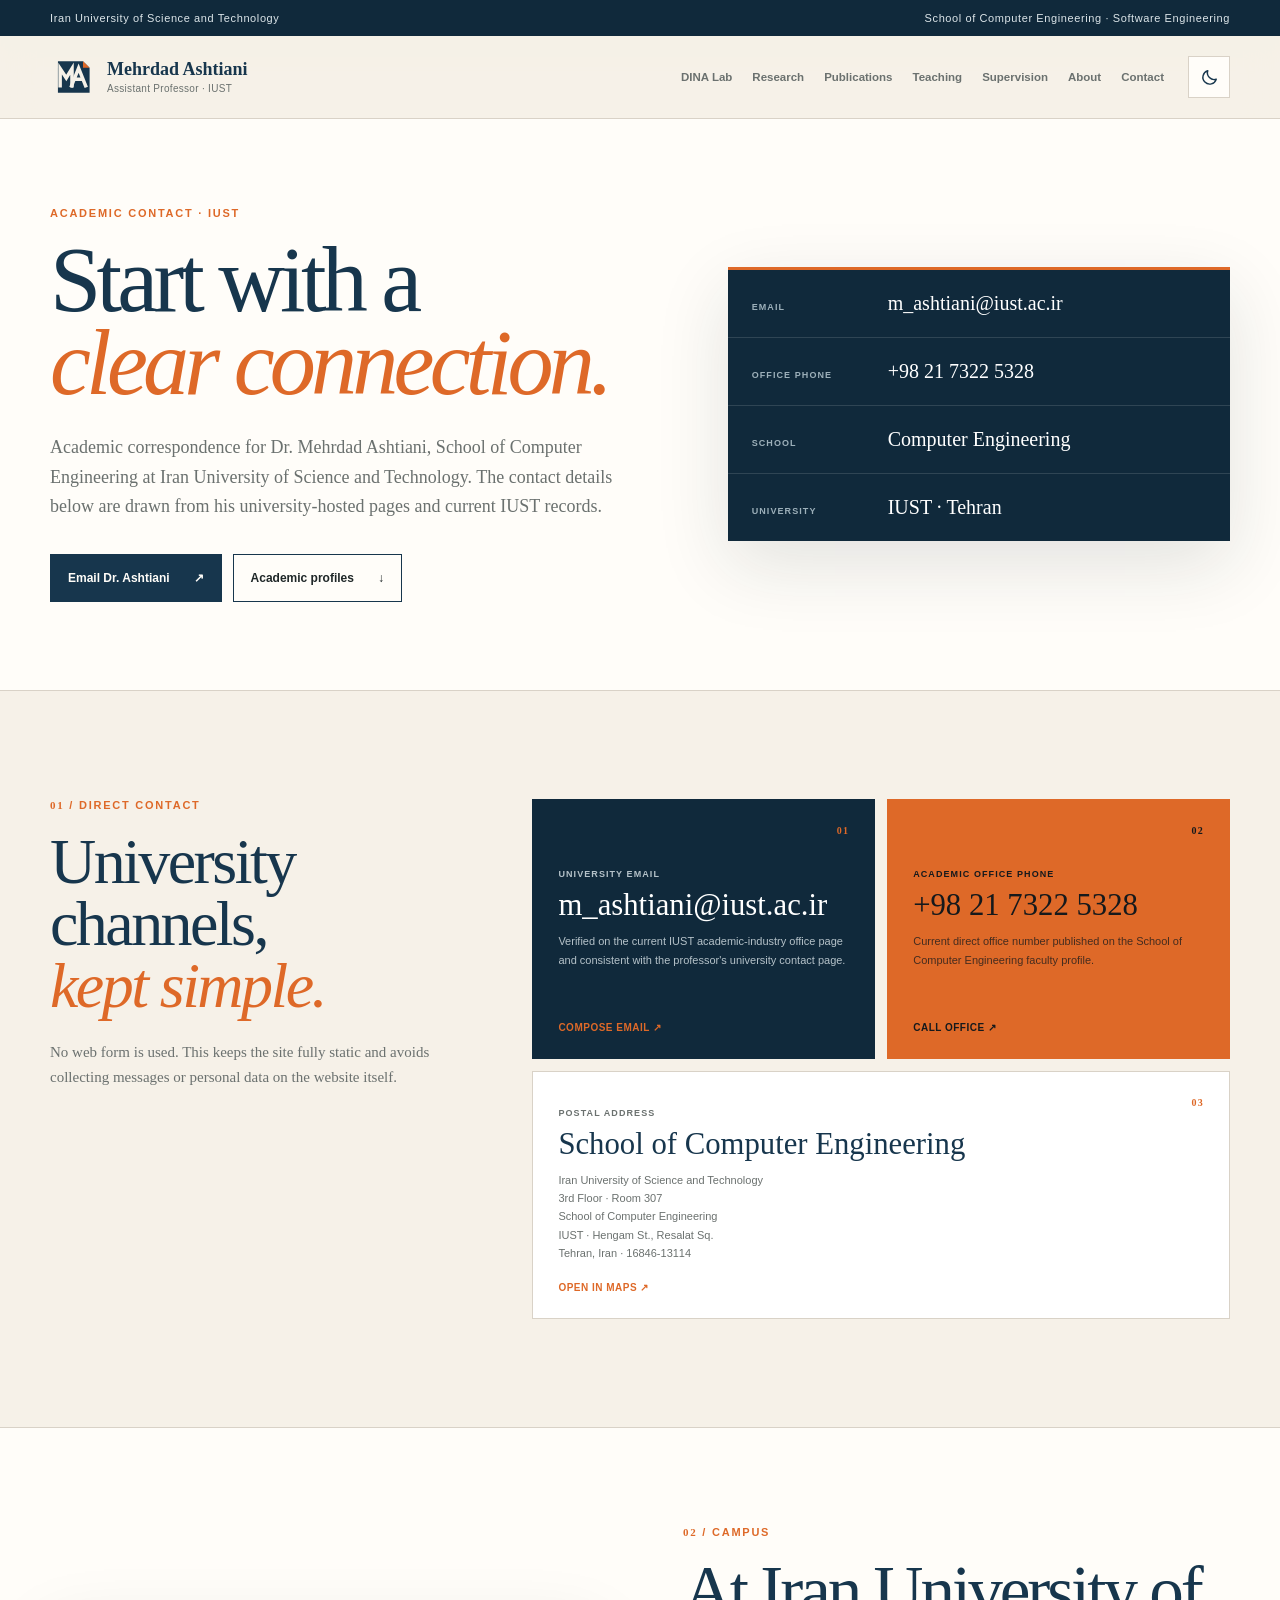
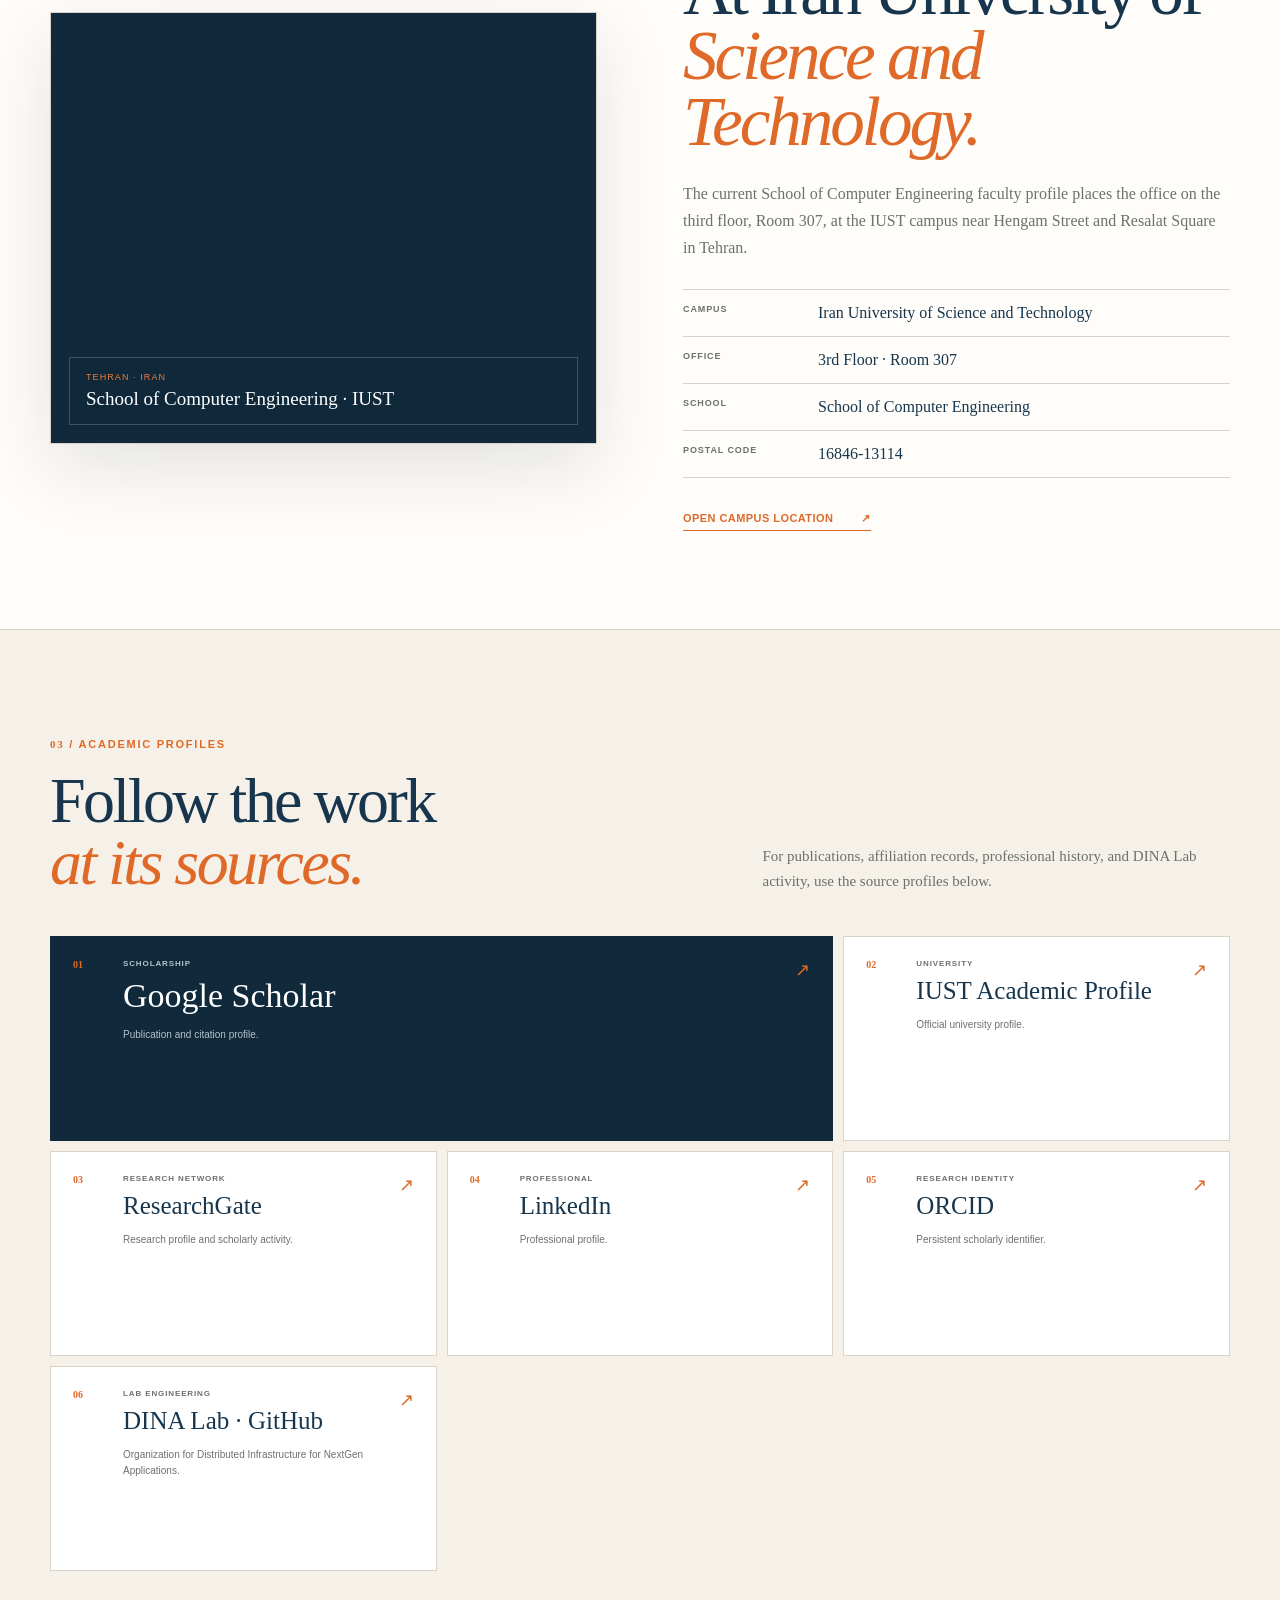
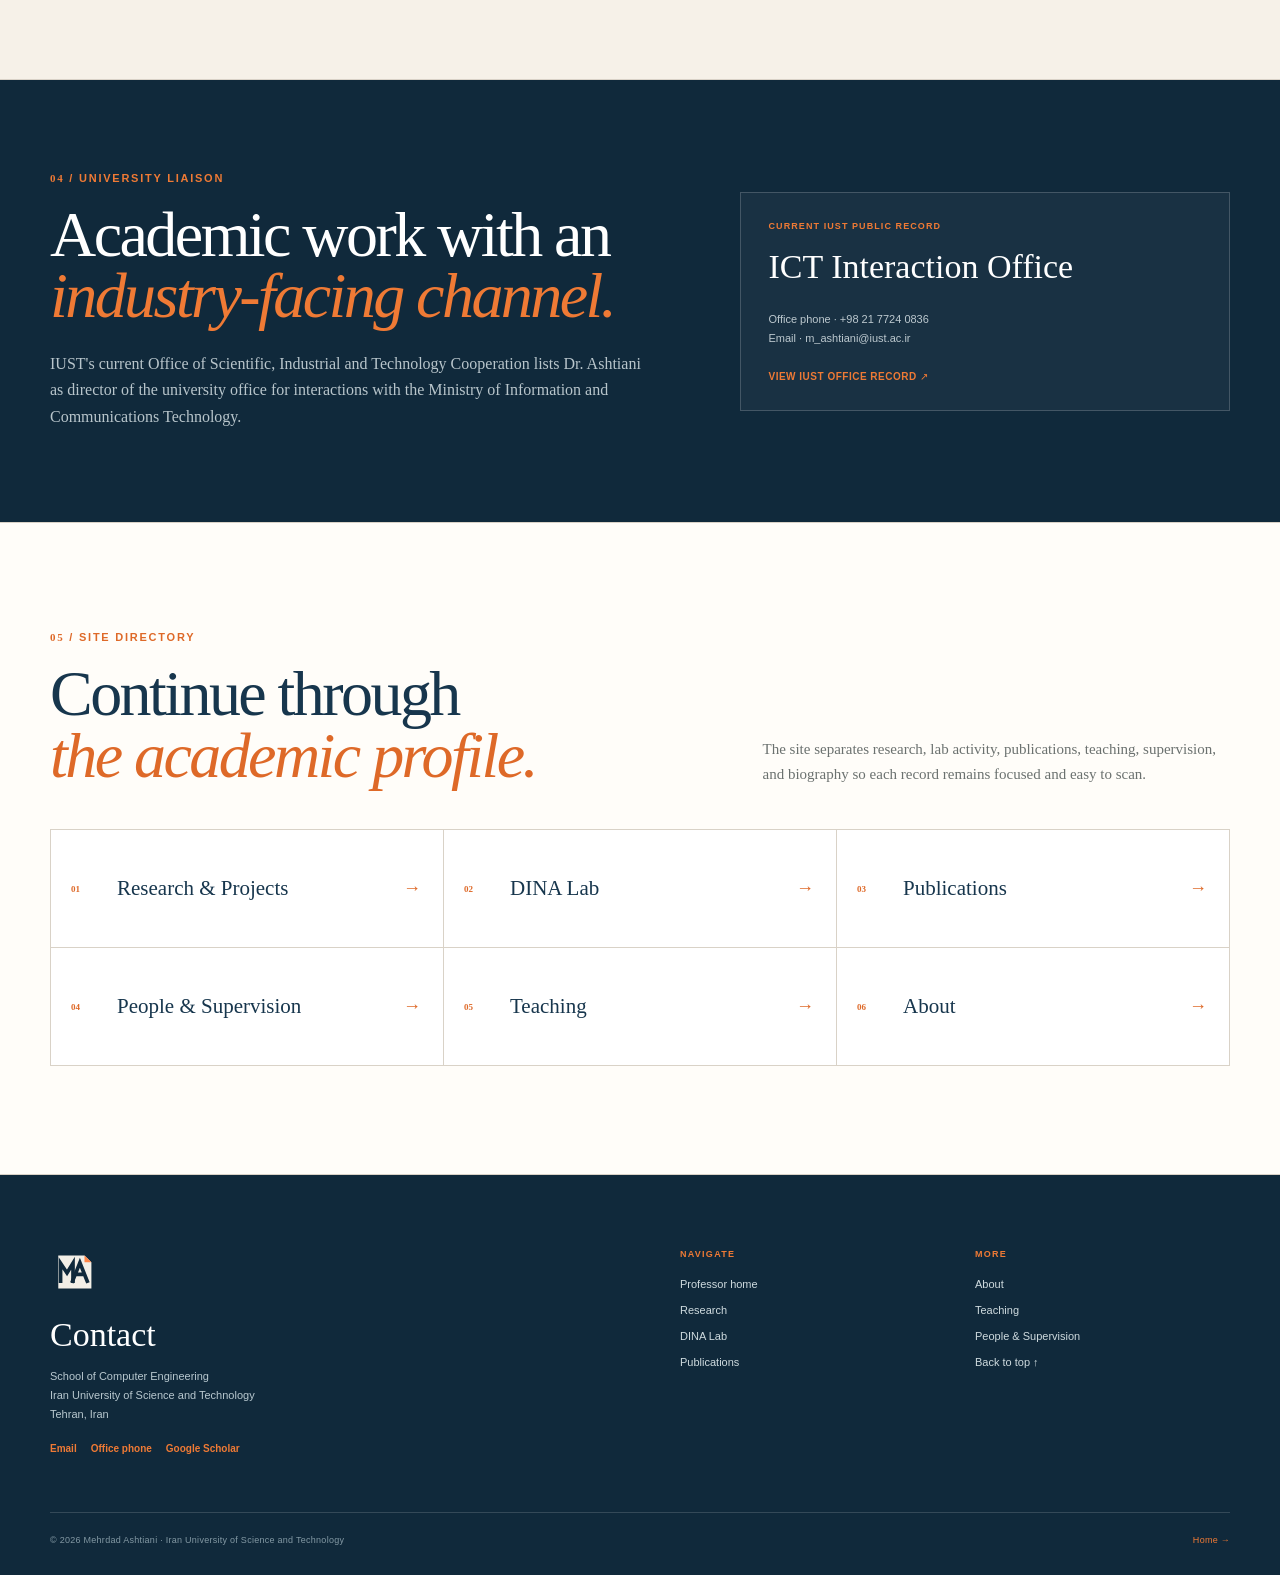
<file: contact.html>
<!DOCTYPE html>

<html data-theme="light" lang="en">
<head>
<meta charset="utf-8"/>
<meta content="width=device-width, initial-scale=1" name="viewport"/>
<meta content="Contact Dr. Mehrdad Ashtiani at the School of Computer Engineering, Iran University of Science and Technology." name="description"/>
<title>Contact · Mehrdad Ashtiani</title>
<link href="assets/brand/ma-negative-space-static.svg" rel="icon" type="image/svg+xml"/>
<script>
    try {
      const saved = localStorage.getItem('ma-theme');
      document.documentElement.dataset.theme = saved === 'dark' ? 'dark' : 'light';
    } catch (_) {
      document.documentElement.dataset.theme = 'light';
    }
  </script>
<link href="assets/style.css" rel="stylesheet"/>
<link href="assets/contact.css" rel="stylesheet"/>
</head>
<body id="top">
<a class="skip-link" href="#main">Skip to content</a>
<div class="university-bar">
<div class="shell university-bar__inner">
<span>Iran University of Science and Technology</span>
<span>School of Computer Engineering · Software Engineering</span>
</div>
</div>
<header class="site-header">
<div class="shell nav-shell">
<a aria-label="Mehrdad Ashtiani home" class="identity" href="index.html">
<span aria-hidden="true" class="identity-mark identity-mark--svg"><img alt="" aria-hidden="true" class="brand-logo brand-logo--animated" src="assets/brand/ma-negative-space-animated.svg"/></span>
<span class="identity-copy"><strong>Mehrdad Ashtiani</strong><small>Assistant Professor · IUST</small></span>
</a>
<nav aria-label="Primary navigation" class="desktop-nav"><a href="dina-lab.html">DINA Lab</a><a href="research.html">Research</a><a href="publications.html">Publications</a><a href="teaching.html">Teaching</a><a href="supervision.html">Supervision</a><a href="about.html">About</a><a aria-current="page" class="nav-current" href="contact.html">Contact</a></nav>
<div class="nav-actions">
<button aria-label="Switch to dark mode" class="theme-toggle" title="Switch to dark mode" type="button"></button>
<button aria-controls="mobile-nav" aria-expanded="false" aria-label="Open menu" class="menu-toggle" type="button"><svg aria-hidden="true" class="menu-icon menu-icon--hamburger" fill="none" viewBox="0 0 24 24"><path d="M4.5 6.5H19.5M4.5 12H19.5M4.5 17.5H19.5" stroke="currentColor" stroke-linecap="round" stroke-width="1.8"></path></svg></button>
</div>
</div>
<nav aria-label="Mobile navigation" class="mobile-nav shell" id="mobile-nav"><a href="dina-lab.html">DINA Lab</a><a href="research.html">Research</a><a href="publications.html">Publications</a><a href="teaching.html">Teaching</a><a href="supervision.html">Supervision</a><a href="about.html">About</a><a aria-current="page" href="contact.html">Contact</a></nav>
</header>
<main id="main">
<section class="contact-hero section-rule">
<div class="shell contact-hero-grid">
<div class="reveal">
<p class="eyebrow">Academic contact · IUST</p>
<h1>Start with a<br/><em>clear connection.</em></h1>
<p class="contact-hero-lead">Academic correspondence for Dr. Mehrdad Ashtiani, School of Computer Engineering at Iran University of Science and Technology. The contact details below are drawn from his university-hosted pages and current IUST records.</p>
<div class="contact-hero-actions">
<a class="button button--primary" href="mailto:m_ashtiani@iust.ac.ir">Email Dr. Ashtiani <span>↗</span></a>
<a class="button button--ghost" href="#profiles">Academic profiles <span>↓</span></a>
</div>
</div>
<aside aria-label="Primary contact summary" class="contact-ledger reveal">
<div><small>Email</small><a href="mailto:m_ashtiani@iust.ac.ir">m_ashtiani@iust.ac.ir</a></div>
<div><small>Office phone</small><a href="tel:+982173225328">+98 21 7322 5328</a></div>
<div><small>School</small><strong>Computer Engineering</strong></div>
<div><small>University</small><strong>IUST · Tehran</strong></div>
</aside>
</div>
</section>
<section class="section contact-primary section-rule">
<div class="shell contact-primary-grid">
<div class="contact-section-heading reveal">
<p class="eyebrow"><span class="numeric">01</span> / Direct contact</p>
<h2>University channels,<br/><em>kept simple.</em></h2>
<p>No web form is used. This keeps the site fully static and avoids collecting messages or personal data on the website itself.</p>
</div>
<div class="contact-card-grid reveal">
<article class="contact-card contact-card--navy">
<span class="contact-card-index">01</span>
<small>University email</small>
<h3>m_ashtiani@iust.ac.ir</h3>
<p>Verified on the current IUST academic-industry office page and consistent with the professor's university contact page.</p>
<a href="mailto:m_ashtiani@iust.ac.ir">Compose email <span>↗</span></a>
</article>
<article class="contact-card contact-card--orange">
<span class="contact-card-index">02</span>
<small>Academic office phone</small>
<h3>+98 21 7322 5328</h3>
<p>Current direct office number published on the School of Computer Engineering faculty profile.</p>
<a href="tel:+982173225328">Call office <span>↗</span></a>
</article>
<article class="contact-card">
<span class="contact-card-index">03</span>
<small>Postal address</small>
<h3>School of Computer Engineering</h3>
<p>Iran University of Science and Technology<br/>3rd Floor · Room 307<br/>School of Computer Engineering<br/>IUST · Hengam St., Resalat Sq.<br/>Tehran, Iran · 16846-13114</p>
<a href="https://www.google.com/maps/search/?api=1&amp;query=School+of+Computer+Engineering+Iran+University+of+Science+and+Technology+Tehran" rel="noopener noreferrer" target="_blank">Open in Maps <span>↗</span></a>
</article>
</div>
</div>
</section>
<section class="contact-location section-rule">
<div class="shell contact-location-grid reveal">
<div class="contact-map-card contact-map-card--embed">
<iframe loading="lazy" referrerpolicy="no-referrer-when-downgrade" src="https://www.google.com/maps?q=Iran+University+of+Science+and+Technology,+School+of+Computer+Engineering,+Tehran&amp;output=embed" title="Map of Iran University of Science and Technology, School of Computer Engineering"></iframe>
<div class="map-caption"><small>Tehran · Iran</small><strong>School of Computer Engineering · IUST</strong></div>
</div>
<div class="contact-location-copy">
<p class="eyebrow"><span class="numeric">02</span> / Campus</p>
<h2>At Iran University of<br/><em>Science and Technology.</em></h2>
<p>The current School of Computer Engineering faculty profile places the office on the third floor, Room 307, at the IUST campus near Hengam Street and Resalat Square in Tehran.</p>
<div class="address-lines">
<div><span>Campus</span><strong>Iran University of Science and Technology</strong></div>
<div><span>Office</span><strong>3rd Floor · Room 307</strong></div>
<div><span>School</span><strong>School of Computer Engineering</strong></div>
<div><span>Postal code</span><strong>16846-13114</strong></div>
</div>
<a class="text-link" href="https://www.google.com/maps/search/?api=1&amp;query=School+of+Computer+Engineering+Iran+University+of+Science+and+Technology+Tehran" rel="noopener noreferrer" target="_blank">Open campus location <span>↗</span></a>
</div>
</div>
</section>
<section class="section contact-profiles section-rule" id="profiles">
<div class="shell">
<div class="contact-section-heading contact-section-heading--wide reveal">
<div>
<p class="eyebrow"><span class="numeric">03</span> / Academic profiles</p>
<h2>Follow the work<br/><em>at its sources.</em></h2>
</div>
<p>For publications, affiliation records, professional history, and DINA Lab activity, use the source profiles below.</p>
</div>
<div class="profile-link-grid reveal">
<a class="profile-link profile-link--feature" href="https://scholar.google.com/citations?user=dsdZaDAAAAAJ&amp;hl=en" rel="noopener noreferrer" target="_blank"><span>01</span><div><small>Scholarship</small><strong>Google Scholar</strong><p>Publication and citation profile.</p></div><i>↗</i></a>
<a class="profile-link" href="https://its.iust.ac.ir/profile/en/m_ashtiani" rel="noopener noreferrer" target="_blank"><span>02</span><div><small>University</small><strong>IUST Academic Profile</strong><p>Official university profile.</p></div><i>↗</i></a>
<a class="profile-link" href="https://www.researchgate.net/profile/Mehrdad-Ashtiani" rel="noopener noreferrer" target="_blank"><span>03</span><div><small>Research network</small><strong>ResearchGate</strong><p>Research profile and scholarly activity.</p></div><i>↗</i></a>
<a class="profile-link" href="https://www.linkedin.com/in/mehrdad-ashtiani-09170577/" rel="noopener noreferrer" target="_blank"><span>04</span><div><small>Professional</small><strong>LinkedIn</strong><p>Professional profile.</p></div><i>↗</i></a>
<a class="profile-link" href="https://orcid.org/0000-0002-4574-1545" rel="noopener noreferrer" target="_blank"><span>05</span><div><small>Research identity</small><strong>ORCID</strong><p>Persistent scholarly identifier.</p></div><i>↗</i></a>
<a class="profile-link" href="https://github.com/DINA-Lab-IUST" rel="noopener noreferrer" target="_blank"><span>06</span><div><small>Lab engineering</small><strong>DINA Lab · GitHub</strong><p>Organization for Distributed Infrastructure for NextGen Applications.</p></div><i>↗</i></a>
</div>
</div>
</section>
<section class="contact-liaison section-rule">
<div class="shell contact-liaison-grid reveal">
<div>
<p class="eyebrow eyebrow--light"><span class="numeric">04</span> / University liaison</p>
<h2>Academic work with an<br/><em>industry-facing channel.</em></h2>
<p>IUST's current Office of Scientific, Industrial and Technology Cooperation lists Dr. Ashtiani as director of the university office for interactions with the Ministry of Information and Communications Technology.</p>
</div>
<div class="liaison-card">
<small>Current IUST public record</small>
<strong>ICT Interaction Office</strong>
<span>Office phone · +98 21 7724 0836</span>
<span>Email · m_ashtiani@iust.ac.ir</span>
<a href="https://industry.iust.ac.ir/offices/ict-office/" rel="noopener noreferrer" target="_blank">View IUST office record <b>↗</b></a>
</div>
</div>
</section>
<section class="section contact-directory section-rule">
<div class="shell">
<div class="contact-section-heading contact-section-heading--wide reveal">
<div>
<p class="eyebrow"><span class="numeric">05</span> / Site directory</p>
<h2>Continue through<br/><em>the academic profile.</em></h2>
</div>
<p>The site separates research, lab activity, publications, teaching, supervision, and biography so each record remains focused and easy to scan.</p>
</div>
<div class="contact-directory-grid reveal">
<a href="research.html"><span>01</span><strong>Research &amp; Projects</strong><i>→</i></a>
<a href="dina-lab.html"><span>02</span><strong>DINA Lab</strong><i>→</i></a>
<a href="publications.html"><span>03</span><strong>Publications</strong><i>→</i></a>
<a href="supervision.html"><span>04</span><strong>People &amp; Supervision</strong><i>→</i></a>
<a href="teaching.html"><span>05</span><strong>Teaching</strong><i>→</i></a>
<a href="about.html"><span>06</span><strong>About</strong><i>→</i></a>
</div>
</div>
</section>
</main>
<footer class="footer">
<div class="shell footer-grid">
<div class="footer-main">
<span aria-hidden="true" class="footer-mark footer-mark--svg"><img alt="" aria-hidden="true" class="brand-logo brand-logo--static" src="assets/brand/ma-negative-space-static.svg"/></span>
<h2>Contact</h2>
<p>School of Computer Engineering<br/>Iran University of Science and Technology<br/>Tehran, Iran</p>
<div class="contact-footer-links"><a href="mailto:m_ashtiani@iust.ac.ir">Email</a><a href="tel:+982173225328">Office phone</a><a href="https://scholar.google.com/citations?user=dsdZaDAAAAAJ&amp;hl=en" rel="noopener noreferrer" target="_blank">Google Scholar</a></div>
</div>
<div class="footer-links">
<div>
<small>Navigate</small>
<a href="index.html">Professor home</a>
<a href="research.html">Research</a>
<a href="dina-lab.html">DINA Lab</a>
<a href="publications.html">Publications</a>
</div>
<div>
<small>More</small>
<a href="about.html">About</a>
<a href="teaching.html">Teaching</a>
<a href="supervision.html">People &amp; Supervision</a>
<a href="#top">Back to top ↑</a>
</div>
</div>
</div>
<div class="shell footer-bottom">
<span>© 2026 Mehrdad Ashtiani · Iran University of Science and Technology</span>
<a href="index.html">Home →</a>
</div>
</footer>
<script src="assets/site.js"></script>
</body>
</html>
</file>
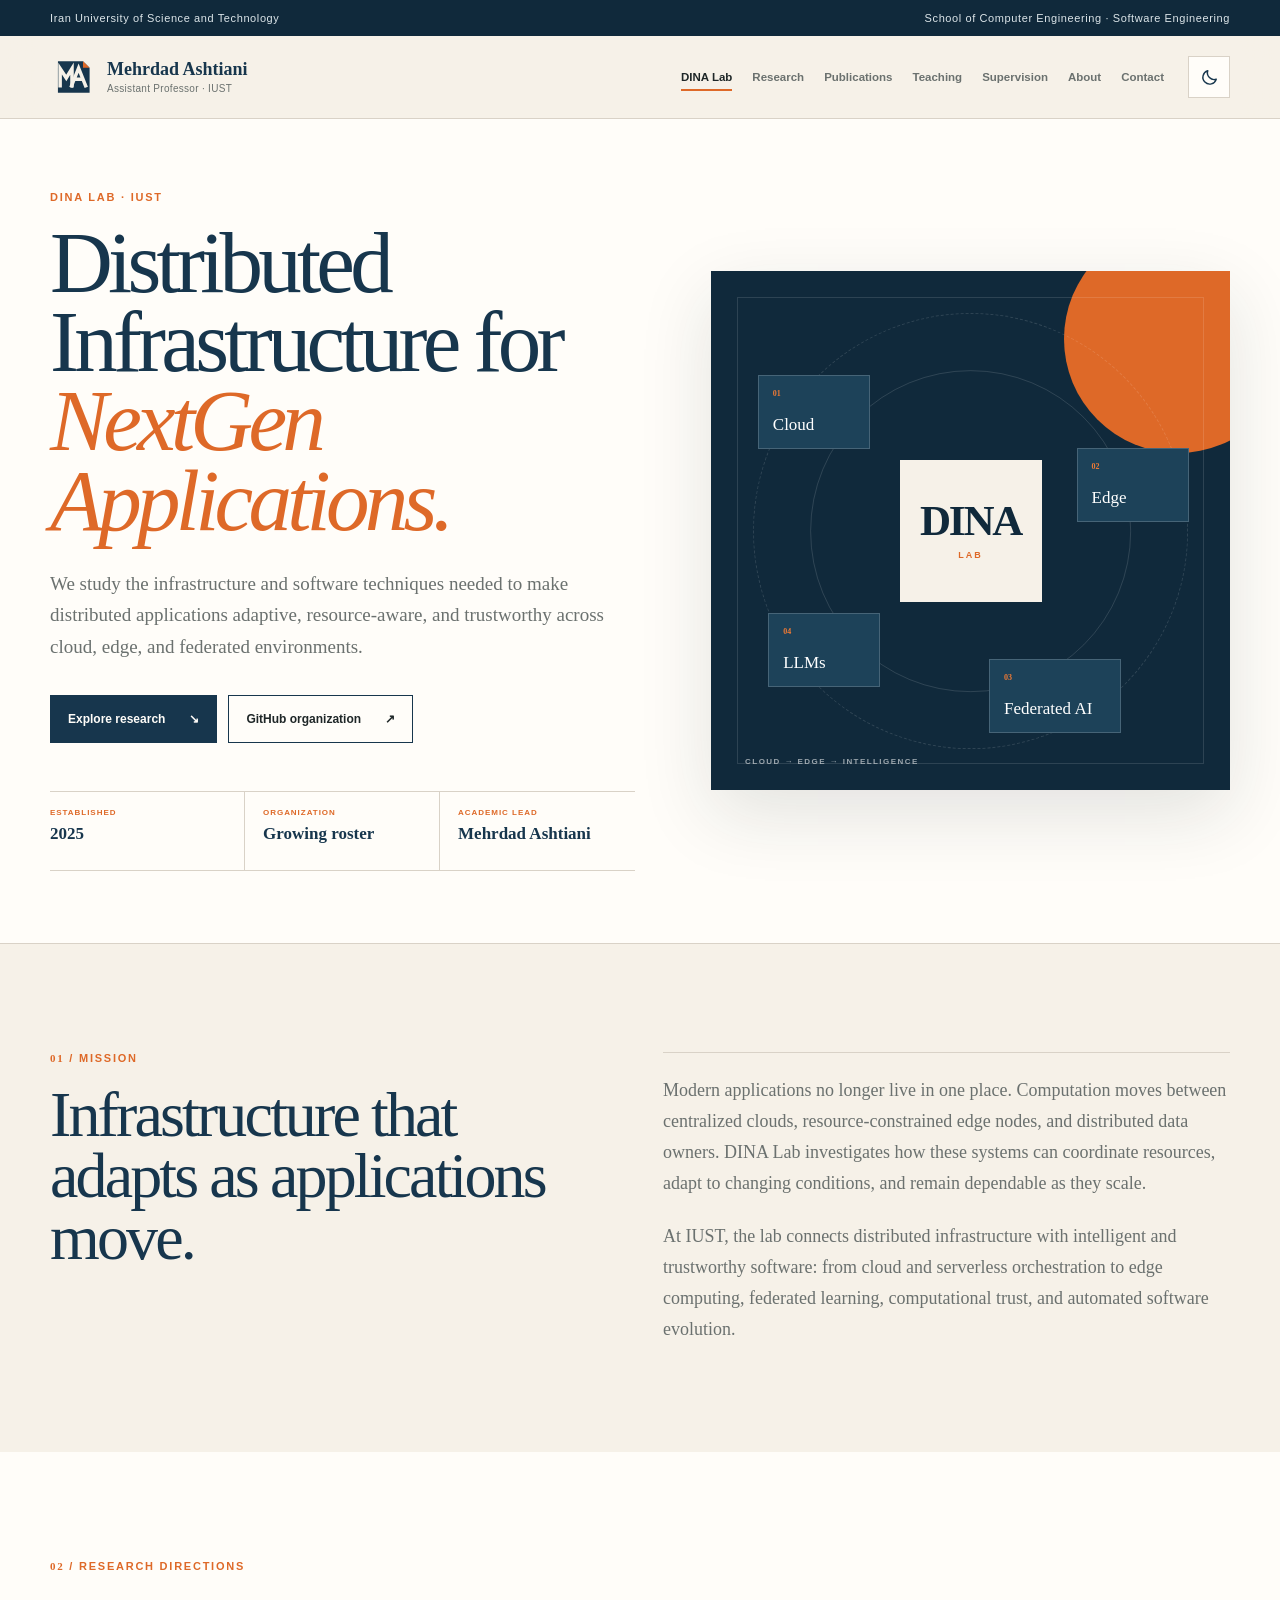
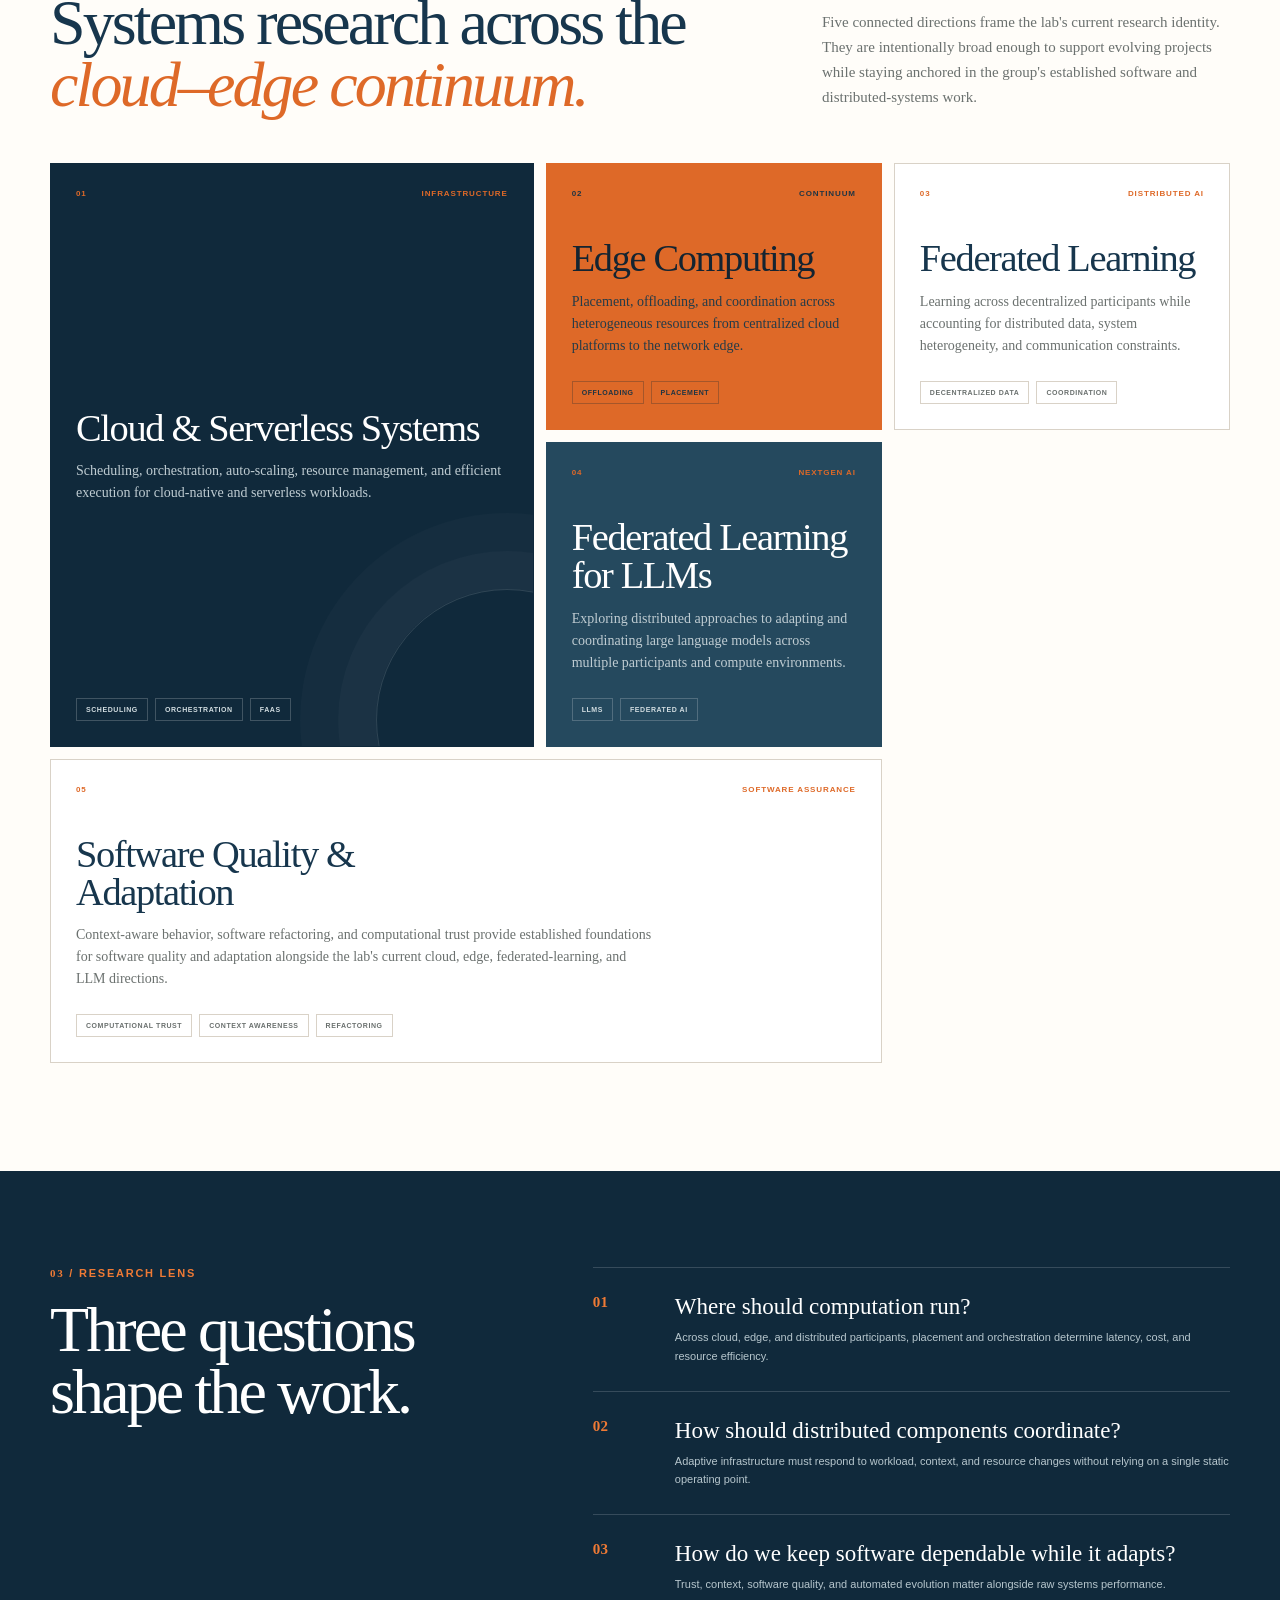
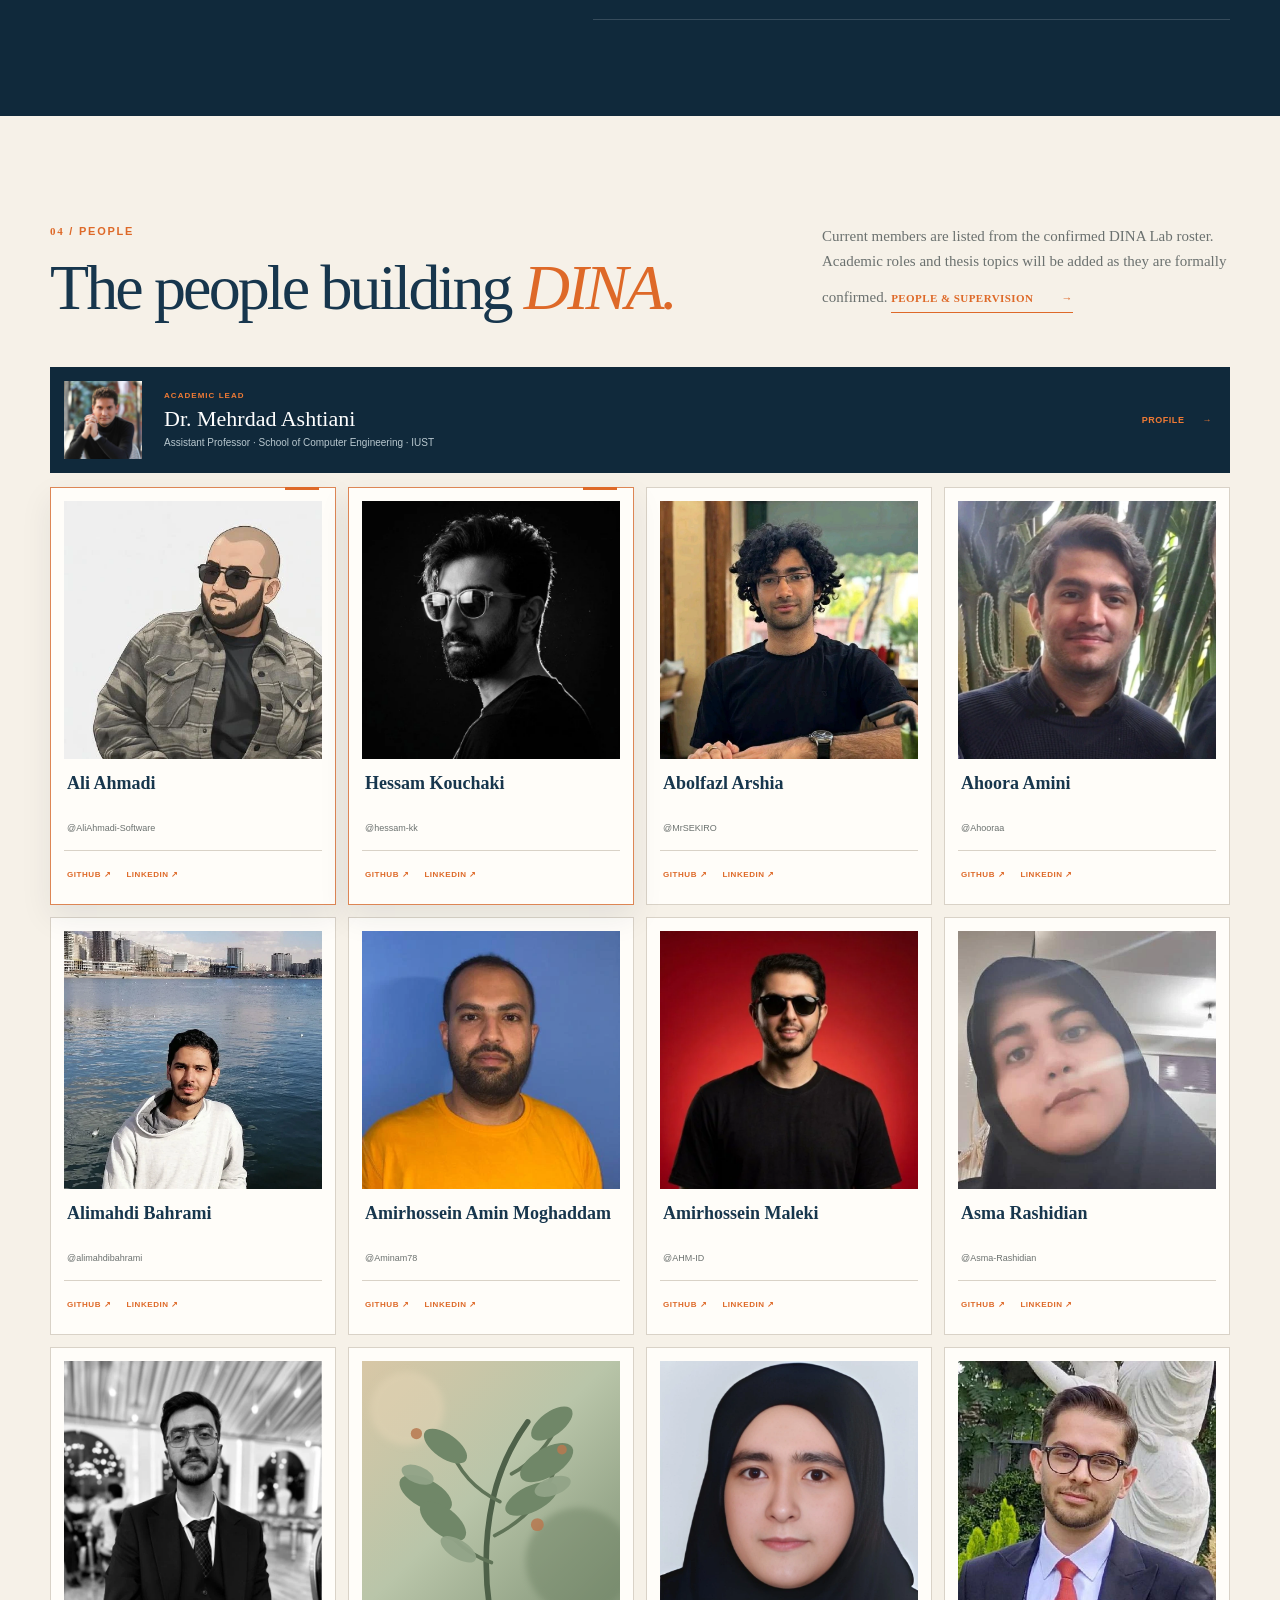
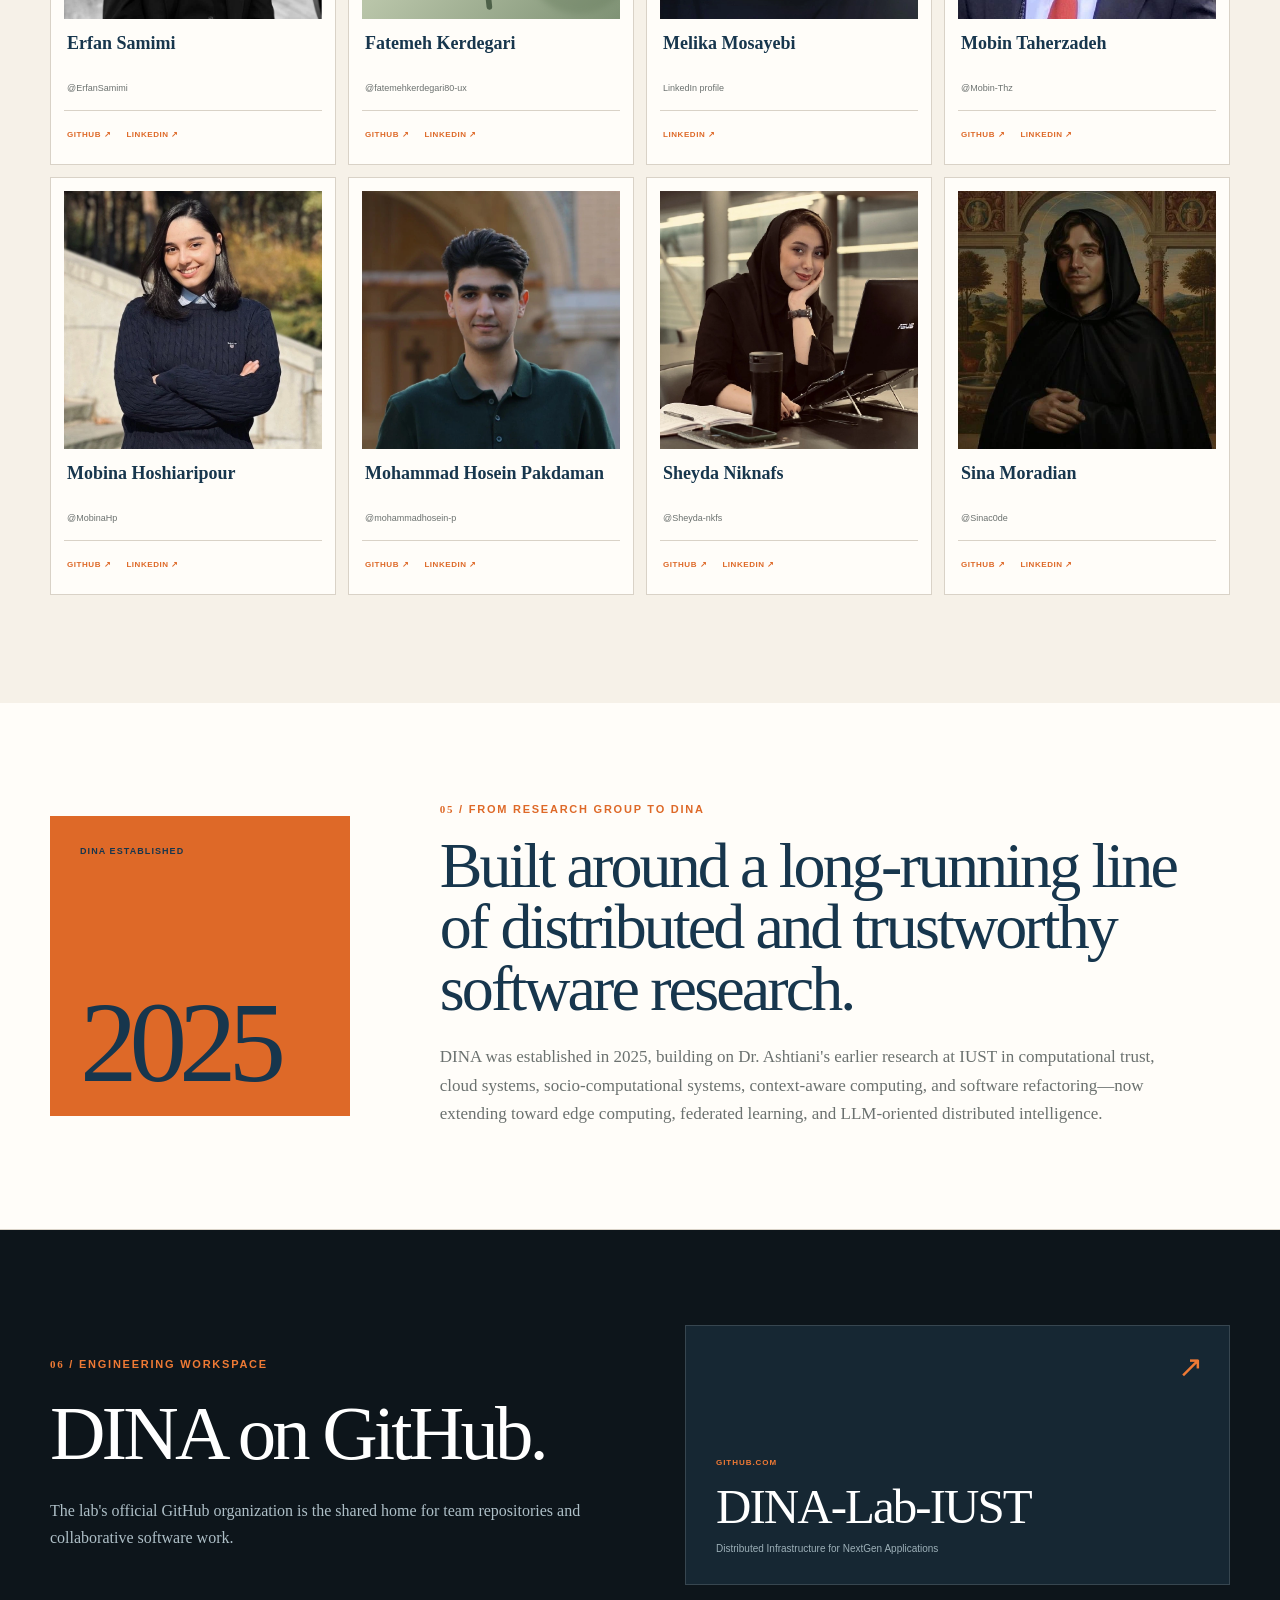
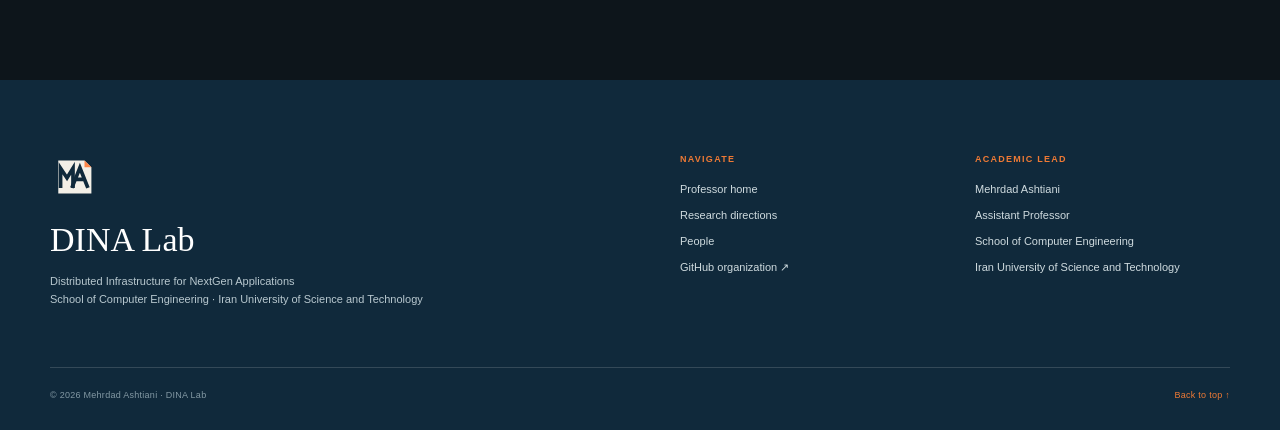
<file: dina-lab.html>
<!DOCTYPE html>

<html data-theme="light" lang="en">
<head>
<meta charset="utf-8"/>
<meta content="width=device-width, initial-scale=1" name="viewport"/>
<meta content="DINA Lab — Distributed Infrastructure for NextGen Applications at Iran University of Science and Technology, led by Dr. Mehrdad Ashtiani." name="description"/>
<meta content="#10293b" name="theme-color"/>
<title>DINA Lab · Distributed Infrastructure for NextGen Applications</title>
<link href="assets/brand/ma-negative-space-static.svg" rel="icon" type="image/svg+xml"/>
<script>
    try {
      const stored = localStorage.getItem('ma-theme');
      document.documentElement.dataset.theme = stored === 'dark' ? 'dark' : 'light';
    } catch (_) {
      document.documentElement.dataset.theme = 'light';
    }
  </script>
<link href="assets/style.css" rel="stylesheet"/>
<link href="assets/dina-lab.css" rel="stylesheet"/>
</head>
<body id="top">
<a class="skip-link" href="#main">Skip to content</a>
<div class="university-bar">
<div class="shell university-bar__inner">
<span>Iran University of Science and Technology</span>
<span>School of Computer Engineering · Software Engineering</span>
</div>
</div>
<header class="site-header">
<div class="shell nav-shell">
<a aria-label="Mehrdad Ashtiani home" class="identity" href="index.html">
<span aria-hidden="true" class="identity-mark identity-mark--svg"><img alt="" aria-hidden="true" class="brand-logo brand-logo--animated" src="assets/brand/ma-negative-space-animated.svg"/></span>
<span class="identity-copy">
<strong>Mehrdad Ashtiani</strong>
<small>Assistant Professor · IUST</small>
</span>
</a>
<nav aria-label="Primary navigation" class="desktop-nav"><a aria-current="page" class="nav-current" href="dina-lab.html">DINA Lab</a><a href="research.html">Research</a><a href="publications.html">Publications</a><a href="teaching.html">Teaching</a><a href="supervision.html">Supervision</a><a href="about.html">About</a><a href="contact.html">Contact</a></nav>
<div class="nav-actions">
<button aria-label="Switch to dark mode" class="theme-toggle" title="Switch to dark mode" type="button"></button>
<button aria-controls="mobile-nav" aria-expanded="false" aria-label="Open menu" class="menu-toggle" type="button"><svg aria-hidden="true" class="menu-icon menu-icon--hamburger" fill="none" viewBox="0 0 24 24"><path d="M4.5 6.5H19.5M4.5 12H19.5M4.5 17.5H19.5" stroke="currentColor" stroke-linecap="round" stroke-width="1.8"></path></svg></button>
</div>
</div>
<nav aria-label="Mobile navigation" class="mobile-nav shell" id="mobile-nav"><a aria-current="page" href="dina-lab.html">DINA Lab</a><a href="research.html">Research</a><a href="publications.html">Publications</a><a href="teaching.html">Teaching</a><a href="supervision.html">Supervision</a><a href="about.html">About</a><a href="contact.html">Contact</a></nav>
</header>
<main id="main">
<section class="lab-hero section-rule">
<div class="shell lab-hero-grid">
<div class="lab-hero-copy reveal">
<p class="eyebrow">DINA Lab · IUST</p>
<h1>Distributed Infrastructure for <em>NextGen Applications.</em></h1>
<p class="lab-hero-lead">We study the infrastructure and software techniques needed to make distributed applications adaptive, resource-aware, and trustworthy across cloud, edge, and federated environments.</p>
<div class="hero-actions">
<a class="button button--primary" href="#research">Explore research <span>↘</span></a>
<a class="button button--ghost" href="https://github.com/DINA-Lab-IUST" rel="noopener noreferrer" target="_blank">GitHub organization <span>↗</span></a>
</div>
<div aria-label="DINA Lab summary" class="lab-hero-meta">
<div><small>Established</small><strong>2025</strong></div>
<div><small>Organization</small><strong>Growing roster</strong></div>
<div><small>Academic lead</small><strong>Mehrdad Ashtiani</strong></div>
</div>
</div>
<div aria-label="Cloud to edge distributed systems diagram" class="lab-system-visual reveal">
<div class="system-orbit system-orbit--one"></div>
<div class="system-orbit system-orbit--two"></div>
<div class="system-core">
<strong class="system-core-dina">DINA</strong>
<span class="system-core-lab">LAB</span>
</div>
<div class="system-node system-node--cloud"><small>01</small><strong>Cloud</strong></div>
<div class="system-node system-node--edge"><small>02</small><strong>Edge</strong></div>
<div class="system-node system-node--fed"><small>03</small><strong>Federated AI</strong></div>
<div class="system-node system-node--llms"><small>04</small><strong>LLMs</strong></div>
<span class="system-caption">Cloud → Edge → Intelligence</span>
</div>
</div>
</section>
<section class="section lab-mission-section" id="mission">
<div class="shell lab-mission-grid reveal">
<div>
<p class="eyebrow"><span class="numeric">01</span> / Mission</p>
<h2>Infrastructure that adapts as applications move.</h2>
</div>
<div class="mission-copy">
<p>Modern applications no longer live in one place. Computation moves between centralized clouds, resource-constrained edge nodes, and distributed data owners. DINA Lab investigates how these systems can coordinate resources, adapt to changing conditions, and remain dependable as they scale.</p>
<p>At IUST, the lab connects distributed infrastructure with intelligent and trustworthy software: from cloud and serverless orchestration to edge computing, federated learning, computational trust, and automated software evolution.</p>
</div>
</div>
</section>
<section class="section lab-research-section" id="research">
<div class="shell">
<div class="lab-section-heading reveal">
<div>
<p class="eyebrow"><span class="numeric">02</span> / Research directions</p>
<h2>Systems research across the <em>cloud–edge continuum.</em></h2>
</div>
<p>Five connected directions frame the lab's current research identity. They are intentionally broad enough to support evolving projects while staying anchored in the group's established software and distributed-systems work.</p>
</div>
<div class="lab-research-grid reveal">
<article class="lab-research-card lab-research-card--feature">
<div class="research-card-top"><span>01</span><span>Infrastructure</span></div>
<h3>Cloud &amp; Serverless Systems</h3>
<p>Scheduling, orchestration, auto-scaling, resource management, and efficient execution for cloud-native and serverless workloads.</p>
<div class="research-tags"><span>Scheduling</span><span>Orchestration</span><span>FaaS</span></div>
</article>
<article class="lab-research-card lab-research-card--orange">
<div class="research-card-top"><span>02</span><span>Continuum</span></div>
<h3>Edge Computing</h3>
<p>Placement, offloading, and coordination across heterogeneous resources from centralized cloud platforms to the network edge.</p>
<div class="research-tags"><span>Offloading</span><span>Placement</span></div>
</article>
<article class="lab-research-card">
<div class="research-card-top"><span>03</span><span>Distributed AI</span></div>
<h3>Federated Learning</h3>
<p>Learning across decentralized participants while accounting for distributed data, system heterogeneity, and communication constraints.</p>
<div class="research-tags"><span>Decentralized Data</span><span>Coordination</span></div>
</article>
<article class="lab-research-card lab-research-card--dark">
<div class="research-card-top"><span>04</span><span>NextGen AI</span></div>
<h3>Federated Learning for LLMs</h3>
<p>Exploring distributed approaches to adapting and coordinating large language models across multiple participants and compute environments.</p>
<div class="research-tags"><span>LLMs</span><span>Federated AI</span></div>
</article>
<article class="lab-research-card lab-research-card--wide">
<div class="research-card-top"><span>05</span><span>Software Assurance</span></div>
<h3>Software Quality &amp; Adaptation</h3>
<p>Context-aware behavior, software refactoring, and computational trust provide established foundations for software quality and adaptation alongside the lab's current cloud, edge, federated-learning, and LLM directions.</p>
<div class="research-tags"><span>Computational Trust</span><span>Context Awareness</span><span>Refactoring</span></div>
</article>
</div>
</div>
</section>
<section class="lab-principles-section">
<div class="shell lab-principles-grid reveal">
<div class="principle-kicker">
<p class="eyebrow eyebrow--light"><span class="numeric">03</span> / Research lens</p>
<h2>Three questions shape the work.</h2>
</div>
<div class="principle-list">
<div class="principle"><span>01</span><div><strong>Where should computation run?</strong><p>Across cloud, edge, and distributed participants, placement and orchestration determine latency, cost, and resource efficiency.</p></div></div>
<div class="principle"><span>02</span><div><strong>How should distributed components coordinate?</strong><p>Adaptive infrastructure must respond to workload, context, and resource changes without relying on a single static operating point.</p></div></div>
<div class="principle"><span>03</span><div><strong>How do we keep software dependable while it adapts?</strong><p>Trust, context, software quality, and automated evolution matter alongside raw systems performance.</p></div></div>
</div>
</div>
</section>
<section class="section lab-people-section" id="people">
<div class="shell">
<div class="lab-section-heading lab-section-heading--people reveal">
<div>
<p class="eyebrow"><span class="numeric">04</span> / People</p>
<h2>The people building <em>DINA.</em></h2>
</div>
<p>Current members are listed from the confirmed DINA Lab roster. Academic roles and thesis topics will be added as they are formally confirmed. <a class="text-link" href="supervision.html">People &amp; supervision <span>→</span></a></p>
</div>
<div class="lead-strip reveal">
<img alt="Mehrdad Ashtiani" src="assets/mehrdad-ashtiani.jpg"/>
<div>
<small>Academic lead</small>
<strong>Dr. Mehrdad Ashtiani</strong>
<span>Assistant Professor · School of Computer Engineering · IUST</span>
</div>
<a href="about.html">Profile <span>→</span></a>
</div>
<div class="member-grid reveal"><article class="member-card member-card--featured" data-person="Ali Ahmadi"><a class="member-primary" href="https://github.com/AliAhmadi-Software" rel="noopener noreferrer" target="_blank"><div class="member-avatar"><span>AA</span><img alt="Ali Ahmadi portrait" loading="lazy" onerror="this.remove()" src="assets/people/ali-ahmadi.webp" style="object-position:50% 35%"/></div><div class="member-info"><strong>Ali Ahmadi</strong><span>@AliAhmadi-Software</span></div></a><div class="member-links"><a href="https://github.com/AliAhmadi-Software" rel="noopener noreferrer" target="_blank">GitHub ↗</a><a href="https://www.linkedin.com/in/ali-ahmadi-79ah/" rel="noopener noreferrer" target="_blank">LinkedIn ↗</a></div></article><article class="member-card member-card--featured" data-person="Hessam Kouchaki"><a class="member-primary" href="https://github.com/hessam-kk" rel="noopener noreferrer" target="_blank"><div class="member-avatar"><span>HK</span><img alt="Hessam Kouchaki portrait" loading="lazy" onerror="this.remove()" src="assets/people/hessam.webp" style="object-position:50% 38%"/></div><div class="member-info"><strong>Hessam Kouchaki</strong><span>@hessam-kk</span></div></a><div class="member-links"><a href="https://github.com/hessam-kk" rel="noopener noreferrer" target="_blank">GitHub ↗</a><a href="https://www.linkedin.com/in/hessam-koucheki-8818b8207/" rel="noopener noreferrer" target="_blank">LinkedIn ↗</a></div></article><article class="member-card" data-person="Abolfazl Arshia"><a class="member-primary" href="https://github.com/MrSEKIRO" rel="noopener noreferrer" target="_blank"><div class="member-avatar"><span>AA</span><img alt="Abolfazl Arshia portrait" loading="lazy" onerror="this.remove()" src="assets/people/abolfazl-arshia.webp" style="object-position:50% 38%"/></div><div class="member-info"><strong>Abolfazl Arshia</strong><span>@MrSEKIRO</span></div></a><div class="member-links"><a href="https://github.com/MrSEKIRO" rel="noopener noreferrer" target="_blank">GitHub ↗</a><a href="https://www.linkedin.com/in/abolfazl-arshia/" rel="noopener noreferrer" target="_blank">LinkedIn ↗</a></div></article><article class="member-card" data-person="Ahoora Amini"><a class="member-primary" href="https://github.com/Ahooraa" rel="noopener noreferrer" target="_blank"><div class="member-avatar"><span>AA</span><img alt="Ahoora Amini portrait" loading="lazy" onerror="this.remove()" src="assets/people/ahoora-amini.webp" style="object-position:50% 38%"/></div><div class="member-info"><strong>Ahoora Amini</strong><span>@Ahooraa</span></div></a><div class="member-links"><a href="https://github.com/Ahooraa" rel="noopener noreferrer" target="_blank">GitHub ↗</a><a href="https://www.linkedin.com/in/ahoora-amini/" rel="noopener noreferrer" target="_blank">LinkedIn ↗</a></div></article><article class="member-card" data-person="Alimahdi Bahrami"><a class="member-primary" href="https://github.com/alimahdibahrami" rel="noopener noreferrer" target="_blank"><div class="member-avatar"><span>AB</span><img alt="Alimahdi Bahrami portrait" loading="lazy" onerror="this.remove()" src="assets/people/alimahdi-bahrami.webp" style="object-position:50% 36%"/></div><div class="member-info"><strong>Alimahdi Bahrami</strong><span>@alimahdibahrami</span></div></a><div class="member-links"><a href="https://github.com/alimahdibahrami" rel="noopener noreferrer" target="_blank">GitHub ↗</a><a href="https://www.linkedin.com/in/alimahdibahrami/" rel="noopener noreferrer" target="_blank">LinkedIn ↗</a></div></article><article class="member-card" data-person="Amirhossein Amin Moghaddam"><a class="member-primary" href="https://github.com/Aminam78" rel="noopener noreferrer" target="_blank"><div class="member-avatar"><span>AA</span><img alt="Amirhossein Amin Moghaddam portrait" loading="lazy" onerror="this.remove()" src="assets/people/amirhossein-amin-moghaddam.webp" style="object-position:50% 38%"/></div><div class="member-info"><strong>Amirhossein Amin Moghaddam</strong><span>@Aminam78</span></div></a><div class="member-links"><a href="https://github.com/Aminam78" rel="noopener noreferrer" target="_blank">GitHub ↗</a><a href="https://www.linkedin.com/in/amirhossein-amin-moghaddam/" rel="noopener noreferrer" target="_blank">LinkedIn ↗</a></div></article><article class="member-card" data-person="Amirhossein Maleki"><a class="member-primary" href="https://github.com/AHM-ID" rel="noopener noreferrer" target="_blank"><div class="member-avatar"><span>AM</span><img alt="Amirhossein Maleki portrait" loading="lazy" onerror="this.remove()" src="assets/people/amirhossein-maleki.webp" style="object-position:50% 40%"/></div><div class="member-info"><strong>Amirhossein Maleki</strong><span>@AHM-ID</span></div></a><div class="member-links"><a href="https://github.com/AHM-ID" rel="noopener noreferrer" target="_blank">GitHub ↗</a><a href="https://www.linkedin.com/in/ahm-id/" rel="noopener noreferrer" target="_blank">LinkedIn ↗</a></div></article><article class="member-card" data-person="Asma Rashidian"><a class="member-primary" href="https://github.com/Asma-Rashidian" rel="noopener noreferrer" target="_blank"><div class="member-avatar"><span>AR</span><img alt="Asma Rashidian portrait" loading="lazy" onerror="this.remove()" src="assets/people/asma-rashidian.webp" style="object-position:50% 42%"/></div><div class="member-info"><strong>Asma Rashidian</strong><span>@Asma-Rashidian</span></div></a><div class="member-links"><a href="https://github.com/Asma-Rashidian" rel="noopener noreferrer" target="_blank">GitHub ↗</a><a href="https://www.linkedin.com/in/asma-rashidian/" rel="noopener noreferrer" target="_blank">LinkedIn ↗</a></div></article><article class="member-card" data-person="Erfan Samimi"><a class="member-primary" href="https://github.com/ErfanSamimi" rel="noopener noreferrer" target="_blank"><div class="member-avatar"><span>ES</span><img alt="Erfan Samimi portrait" loading="lazy" onerror="this.remove()" src="assets/people/erfan.webp" style="object-position:50% 40%"/></div><div class="member-info"><strong>Erfan Samimi</strong><span>@ErfanSamimi</span></div></a><div class="member-links"><a href="https://github.com/ErfanSamimi" rel="noopener noreferrer" target="_blank">GitHub ↗</a><a href="https://www.linkedin.com/in/erfan-samimi-3a620b208/" rel="noopener noreferrer" target="_blank">LinkedIn ↗</a></div></article><article class="member-card" data-person="Fatemeh Kerdegari"><a class="member-primary" href="https://github.com/fatemehkerdegari80-ux" rel="noopener noreferrer" target="_blank"><div class="member-avatar"><span>FK</span><img alt="Botanical placeholder for Fatemeh Kerdegari" loading="lazy" onerror="this.remove()" src="assets/people/fatemeh-botanical.svg" style="object-position:50% 50%"/></div><div class="member-info"><strong>Fatemeh Kerdegari</strong><span>@fatemehkerdegari80-ux</span></div></a><div class="member-links"><a href="https://github.com/fatemehkerdegari80-ux" rel="noopener noreferrer" target="_blank">GitHub ↗</a><a href="https://www.linkedin.com/in/fateme-k-54a5182aa/" rel="noopener noreferrer" target="_blank">LinkedIn ↗</a></div></article><article class="member-card" data-person="Melika Mosayebi"><a class="member-primary" href="https://www.linkedin.com/in/melika-mosayebi-b72984212/" rel="noopener noreferrer" target="_blank"><div class="member-avatar"><span>MM</span><img alt="Melika Mosayebi portrait" loading="lazy" onerror="this.remove()" src="assets/people/melika-mosayebi.webp" style="object-position:50% 36%"/></div><div class="member-info"><strong>Melika Mosayebi</strong><span>LinkedIn profile</span></div></a><div class="member-links"><a href="https://www.linkedin.com/in/melika-mosayebi-b72984212/" rel="noopener noreferrer" target="_blank">LinkedIn ↗</a></div></article><article class="member-card" data-person="Mobin Taherzadeh"><a class="member-primary" href="https://github.com/Mobin-Thz" rel="noopener noreferrer" target="_blank"><div class="member-avatar"><span>MT</span><img alt="Mobin Taherzadeh portrait" loading="lazy" onerror="this.remove()" src="assets/people/mobin-taherzadeh.webp" style="object-position:50% 38%"/></div><div class="member-info"><strong>Mobin Taherzadeh</strong><span>@Mobin-Thz</span></div></a><div class="member-links"><a href="https://github.com/Mobin-Thz" rel="noopener noreferrer" target="_blank">GitHub ↗</a><a href="https://www.linkedin.com/in/mobin-taherzadeh-a7ba801bb/" rel="noopener noreferrer" target="_blank">LinkedIn ↗</a></div></article><article class="member-card" data-person="Mobina Hoshiaripour"><a class="member-primary" href="https://github.com/MobinaHp" rel="noopener noreferrer" target="_blank"><div class="member-avatar"><span>MH</span><img alt="Mobina Hoshiaripour portrait" loading="lazy" onerror="this.remove()" src="assets/people/mobina-hoshiaripour.webp" style="object-position:50% 36%"/></div><div class="member-info"><strong>Mobina Hoshiaripour</strong><span>@MobinaHp</span></div></a><div class="member-links"><a href="https://github.com/MobinaHp" rel="noopener noreferrer" target="_blank">GitHub ↗</a><a href="https://www.linkedin.com/in/mobina-hoshiaripour/" rel="noopener noreferrer" target="_blank">LinkedIn ↗</a></div></article><article class="member-card" data-person="Mohammad Hosein Pakdaman"><a class="member-primary" href="https://github.com/mohammadhosein-p" rel="noopener noreferrer" target="_blank"><div class="member-avatar"><span>MP</span><img alt="Mohammad Hosein Pakdaman portrait" loading="lazy" onerror="this.remove()" src="assets/people/mohammad-hosein-pakdaman.webp" style="object-position:50% 36%"/></div><div class="member-info"><strong>Mohammad Hosein Pakdaman</strong><span>@mohammadhosein-p</span></div></a><div class="member-links"><a href="https://github.com/mohammadhosein-p" rel="noopener noreferrer" target="_blank">GitHub ↗</a><a href="https://www.linkedin.com/in/mohammad-hosein-pakdaman-54583a373/" rel="noopener noreferrer" target="_blank">LinkedIn ↗</a></div></article><article class="member-card" data-person="Sheyda Niknafs"><a class="member-primary" href="https://www.linkedin.com/in/sheyda-niknafs/" rel="noopener noreferrer" target="_blank"><div class="member-avatar"><span>SN</span><img alt="Sheyda Niknafs portrait" loading="lazy" onerror="this.remove()" src="assets/people/sheyda-niknafs.webp" style="object-position:50% 38%"/></div><div class="member-info"><strong>Sheyda Niknafs</strong><span>@Sheyda-nkfs</span></div></a><div class="member-links"><a href="https://github.com/Sheyda-nkfs "rel="noopener noreferrer" target="_blank">GitHub ↗</a><a href="https://www.linkedin.com/in/sheyda-niknafs/" rel="noopener noreferrer" target="_blank">LinkedIn ↗</a></div></article><article class="member-card" data-person="Sina Moradian"><a class="member-primary" href="https://github.com/Sinac0de" rel="noopener noreferrer" target="_blank"><div class="member-avatar"><span>SM</span><img alt="Sina Moradian portrait" loading="lazy" onerror="this.remove()" src="assets/people/sina-moradian.webp" style="object-position:50% 42%"/></div><div class="member-info"><strong>Sina Moradian</strong><span>@Sinac0de</span></div></a><div class="member-links"><a href="https://github.com/Sinac0de" rel="noopener noreferrer" target="_blank">GitHub ↗</a><a href="https://www.linkedin.com/in/sina-moradian-198836223/" rel="noopener noreferrer" target="_blank">LinkedIn ↗</a></div></article></div>
</div>
</section>
<section class="lab-origin-section section-rule">
<div class="shell origin-grid reveal">
<div class="origin-year"><small>DINA established</small><strong>2025</strong></div>
<div class="origin-copy">
<p class="eyebrow"><span class="numeric">05</span> / From research group to DINA</p>
<h2>Built around a long-running line of distributed and trustworthy software research.</h2>
<p>DINA was established in 2025, building on Dr. Ashtiani's earlier research at IUST in computational trust, cloud systems, socio-computational systems, context-aware computing, and software refactoring—now extending toward edge computing, federated learning, and LLM-oriented distributed intelligence.</p>
</div>
</div>
</section>
<section class="lab-github-section">
<div class="shell github-grid reveal">
<div>
<p class="eyebrow eyebrow--light"><span class="numeric">06</span> / Engineering workspace</p>
<h2>DINA on GitHub.</h2>
<p>The lab's official GitHub organization is the shared home for team repositories and collaborative software work.</p>
</div>
<a class="github-card" href="https://github.com/DINA-Lab-IUST" rel="noopener noreferrer" target="_blank">
<span aria-hidden="true" class="github-mark">↗</span>
<small>github.com</small>
<strong>DINA-Lab-IUST</strong>
<span>Distributed Infrastructure for NextGen Applications</span>
</a>
</div>
</section>
</main>
<footer class="footer" id="contact">
<div class="shell footer-grid">
<div class="footer-main">
<span aria-hidden="true" class="footer-mark footer-mark--svg"><img alt="" aria-hidden="true" class="brand-logo brand-logo--static" src="assets/brand/ma-negative-space-static.svg"/></span>
<h2>DINA Lab</h2>
<p>Distributed Infrastructure for NextGen Applications<br/>School of Computer Engineering · Iran University of Science and Technology</p>
</div>
<div class="footer-links">
<div>
<small>Navigate</small>
<a href="index.html">Professor home</a>
<a href="#research">Research directions</a>
<a href="#people">People</a>
<a href="https://github.com/DINA-Lab-IUST" rel="noopener noreferrer" target="_blank">GitHub organization ↗</a>
</div>
<div>
<small>Academic lead</small>
<a href="about.html">Mehrdad Ashtiani</a>
<span>Assistant Professor</span>
<span>School of Computer Engineering</span>
<span>Iran University of Science and Technology</span>
</div>
</div>
</div>
<div class="shell footer-bottom">
<span>© 2026 Mehrdad Ashtiani · DINA Lab</span>
<a href="#top">Back to top ↑</a>
</div>
</footer>
<script src="assets/site.js"></script>
</body>
</html>
</file>
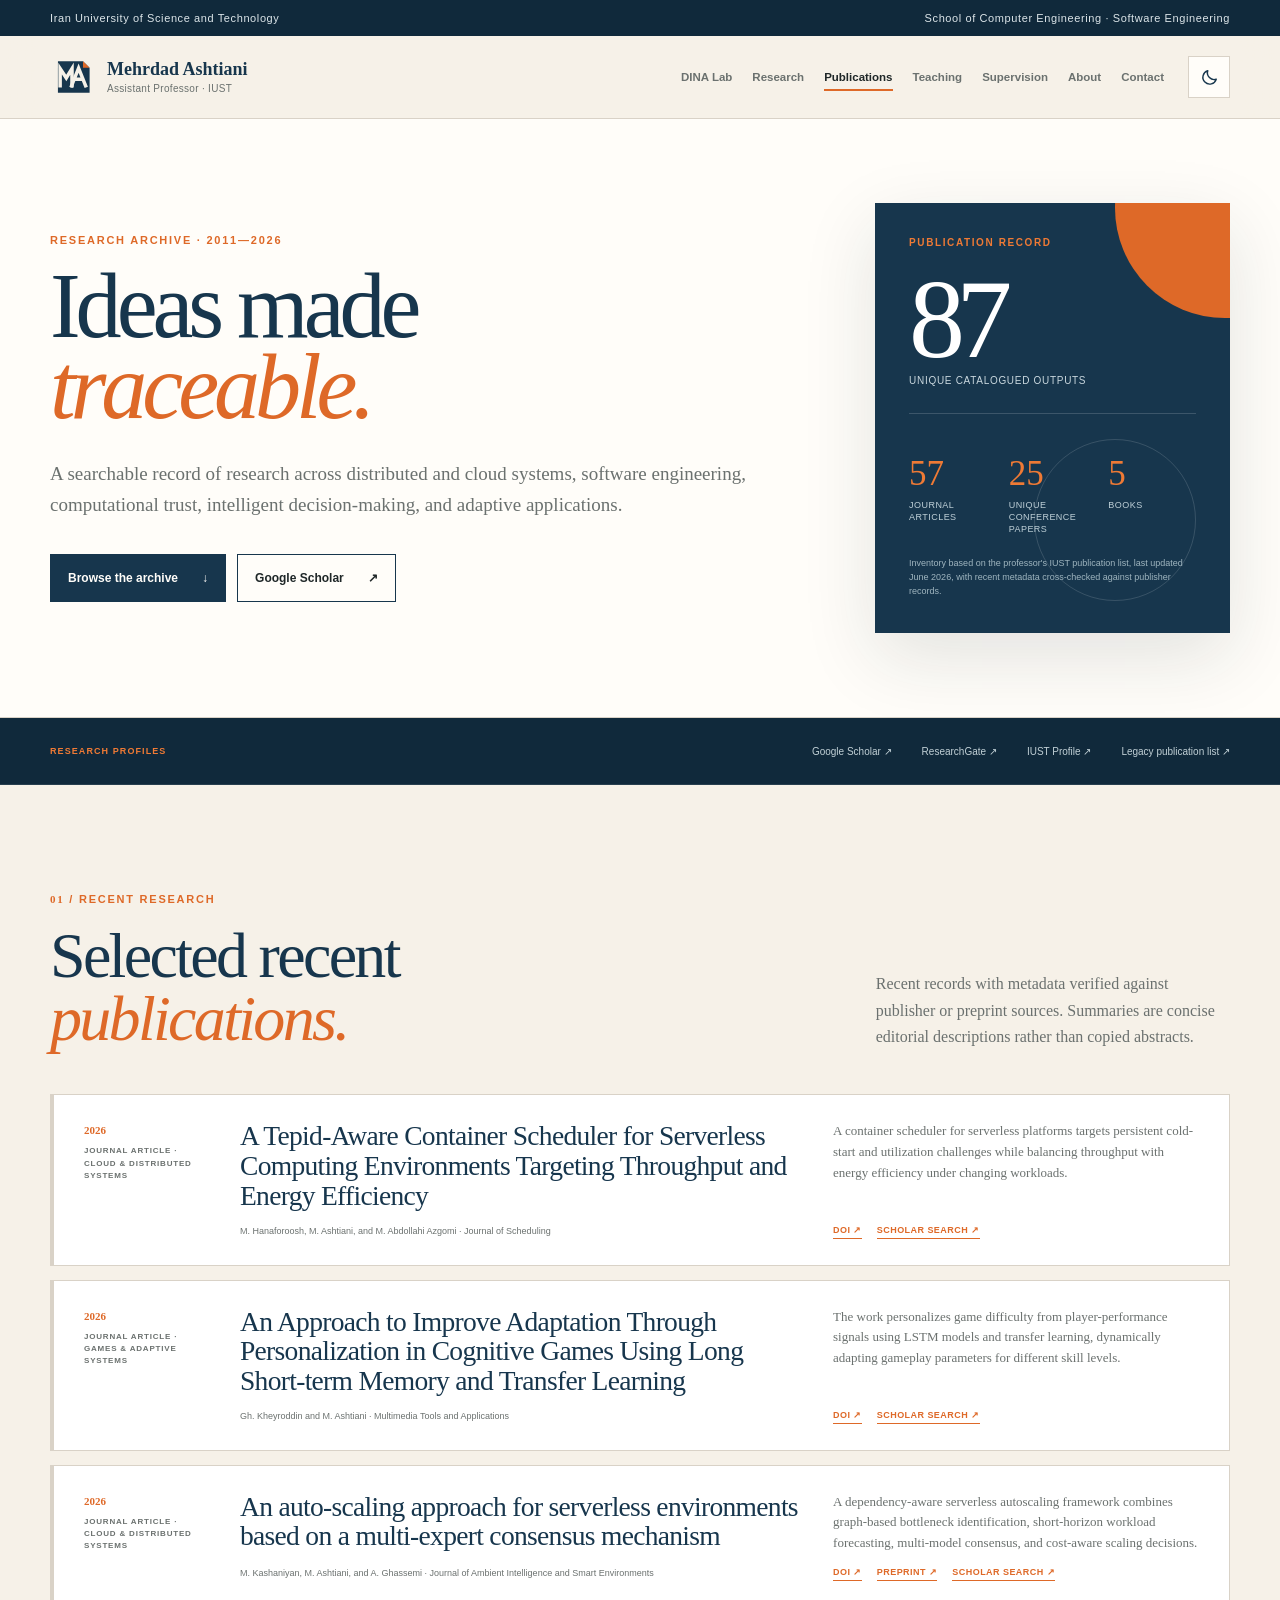
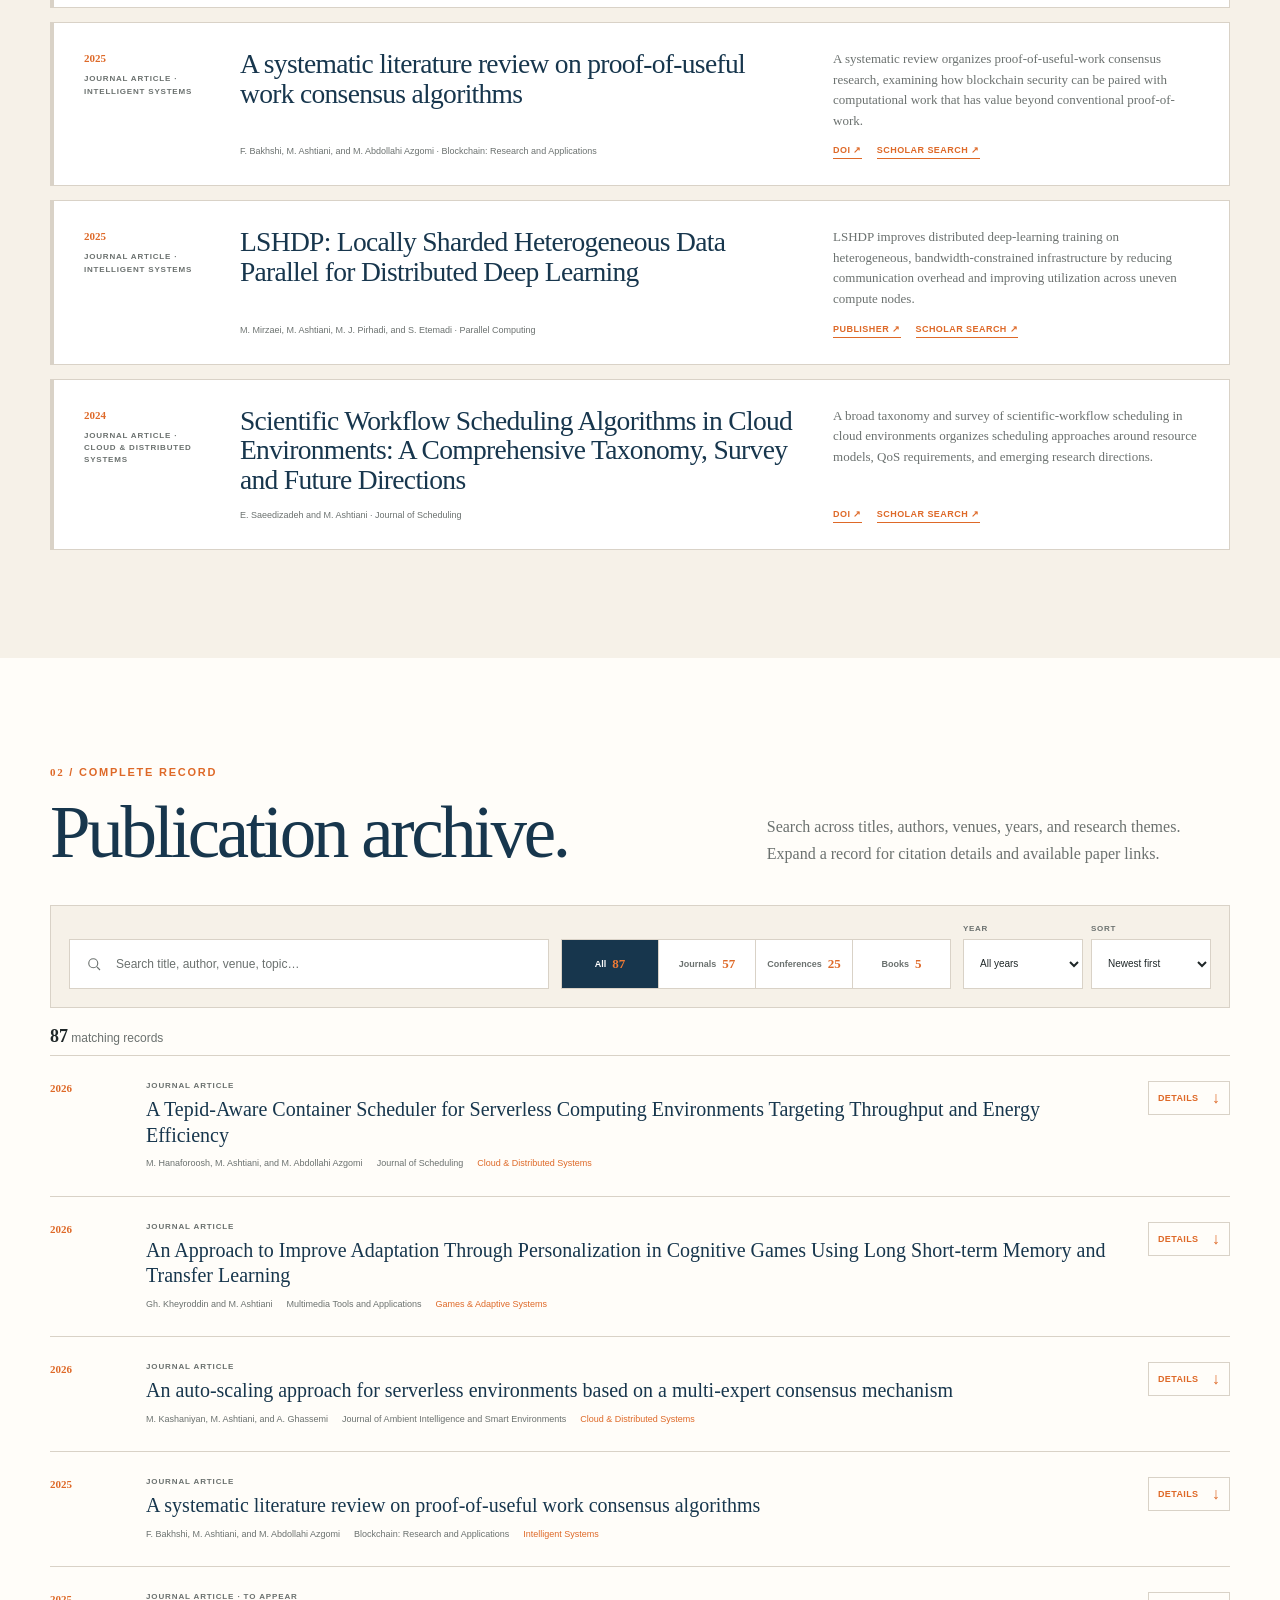
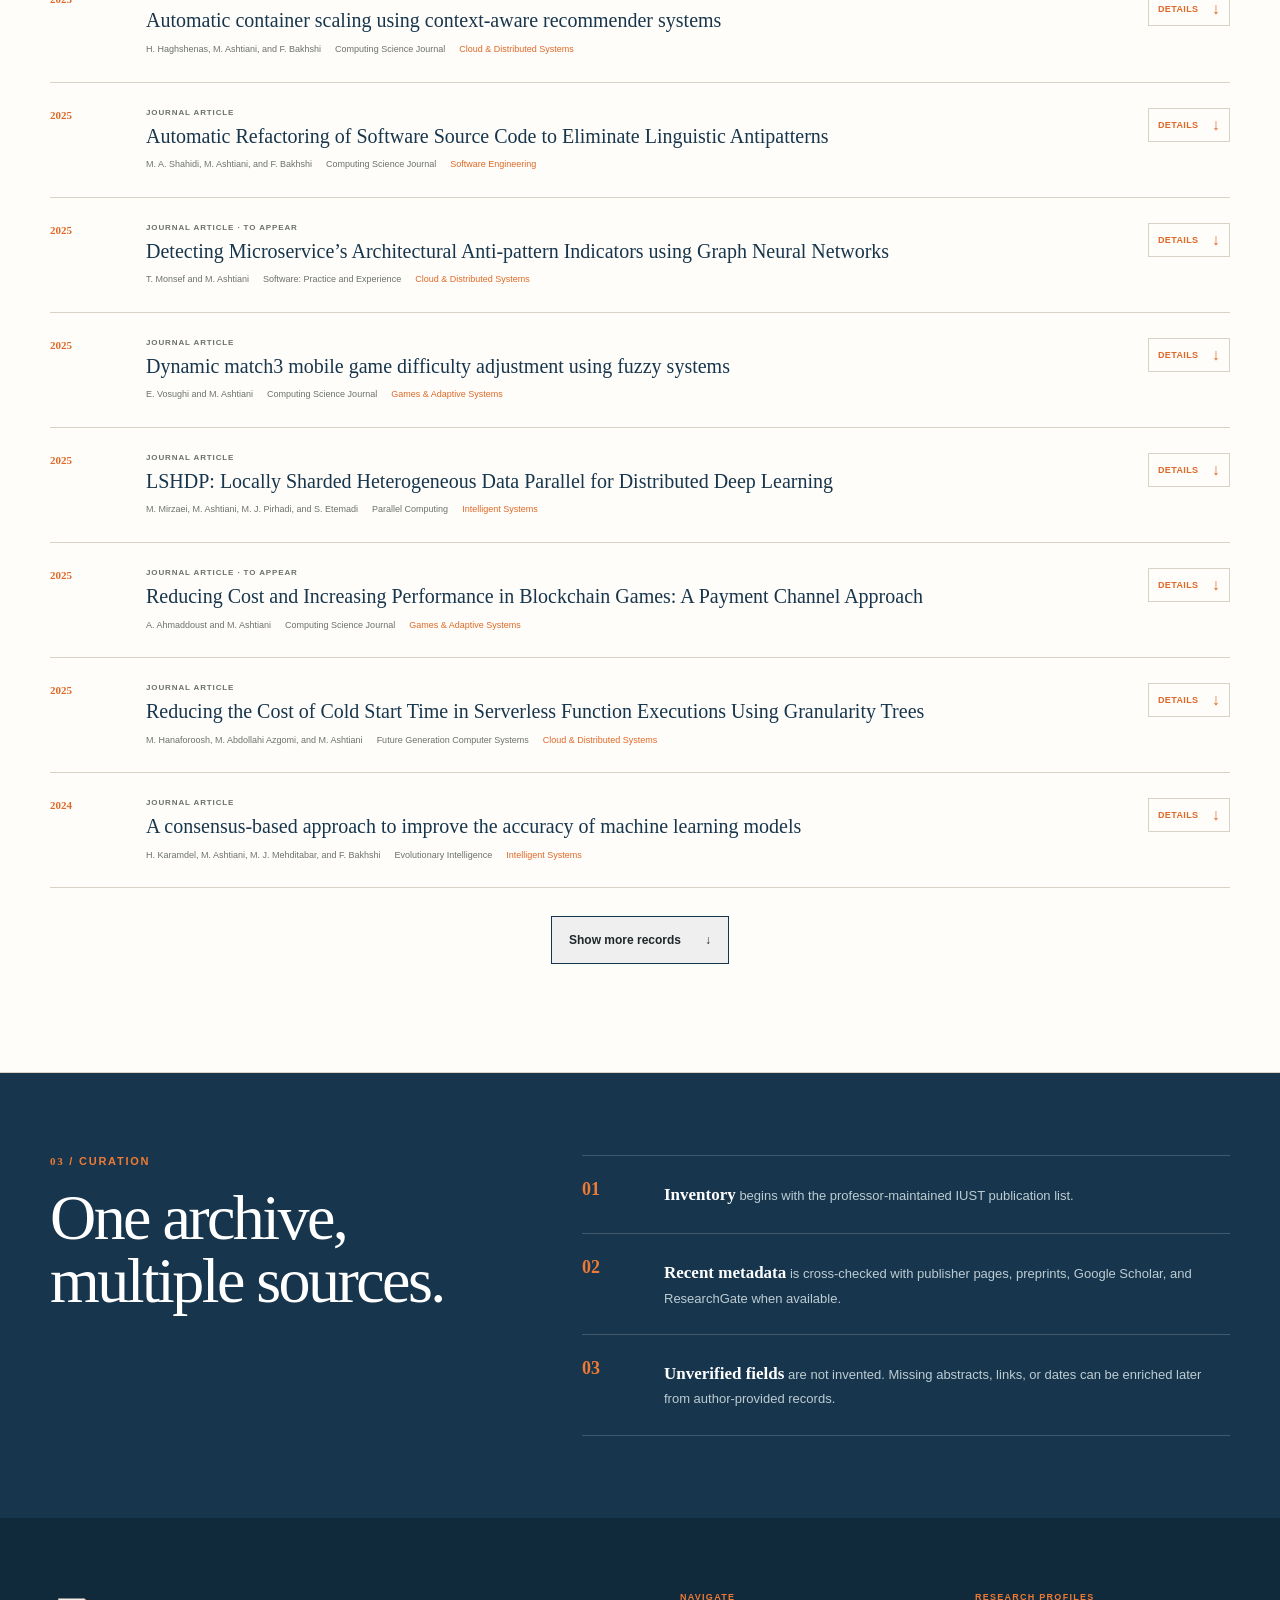
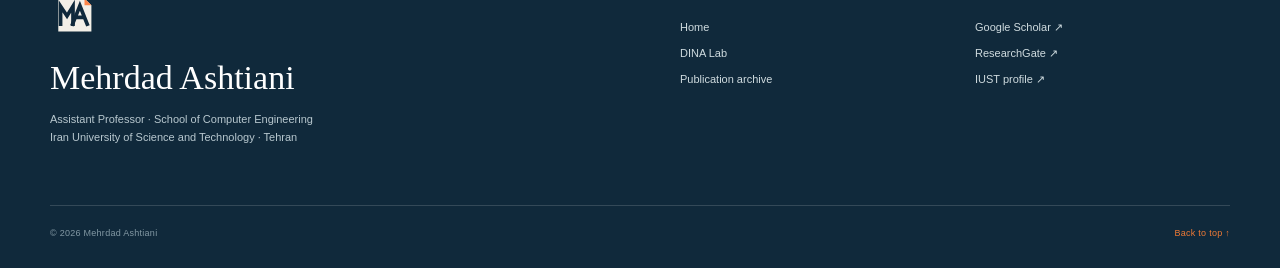
<file: publications.html>
<!DOCTYPE html>

<html data-theme="light" lang="en">
<head>
<meta charset="utf-8"/>
<meta content="width=device-width, initial-scale=1" name="viewport"/>
<meta content="Publications by Dr. Mehrdad Ashtiani — journal articles, conference papers, books, and selected recent research in distributed systems, software engineering, and computational trust." name="description"/>
<meta content="#17364d" name="theme-color"/>
<title>Publications · Mehrdad Ashtiani</title>
<link href="assets/brand/ma-negative-space-static.svg" rel="icon" type="image/svg+xml"/>
<script>
    try {
      const saved = localStorage.getItem('ma-theme');
      document.documentElement.dataset.theme = saved === 'dark' ? 'dark' : 'light';
    } catch (_) {
      document.documentElement.dataset.theme = 'light';
    }
  </script>
<link href="assets/style.css" rel="stylesheet"/>
<link href="assets/publications.css" rel="stylesheet"/>
</head>
<body id="top">
<a class="skip-link" href="#main">Skip to content</a>
<div class="university-bar">
<div class="shell university-bar__inner">
<span>Iran University of Science and Technology</span>
<span>School of Computer Engineering · Software Engineering</span>
</div>
</div>
<header class="site-header">
<div class="shell nav-shell">
<a aria-label="Mehrdad Ashtiani home" class="identity" href="index.html">
<span aria-hidden="true" class="identity-mark identity-mark--svg"><img alt="" aria-hidden="true" class="brand-logo brand-logo--animated" src="assets/brand/ma-negative-space-animated.svg"/></span>
<span class="identity-copy"><strong>Mehrdad Ashtiani</strong><small>Assistant Professor · IUST</small></span>
</a>
<nav aria-label="Primary navigation" class="desktop-nav"><a href="dina-lab.html">DINA Lab</a><a href="research.html">Research</a><a aria-current="page" class="nav-current" href="publications.html">Publications</a><a href="teaching.html">Teaching</a><a href="supervision.html">Supervision</a><a href="about.html">About</a><a href="contact.html">Contact</a></nav>
<div class="nav-actions">
<button aria-label="Switch to dark mode" class="theme-toggle" title="Switch to dark mode" type="button"></button>
<button aria-controls="mobile-nav" aria-expanded="false" aria-label="Open menu" class="menu-toggle" type="button"><svg aria-hidden="true" class="menu-icon menu-icon--hamburger" fill="none" viewBox="0 0 24 24"><path d="M4.5 6.5H19.5M4.5 12H19.5M4.5 17.5H19.5" stroke="currentColor" stroke-linecap="round" stroke-width="1.8"></path></svg></button>
</div>
</div>
<nav aria-label="Mobile navigation" class="mobile-nav shell" id="mobile-nav"><a href="dina-lab.html">DINA Lab</a><a href="research.html">Research</a><a aria-current="page" href="publications.html">Publications</a><a href="teaching.html">Teaching</a><a href="supervision.html">Supervision</a><a href="about.html">About</a><a href="contact.html">Contact</a></nav>
</header>
<main id="main">
<section class="pub-hero section-rule">
<div class="shell pub-hero-grid">
<div class="pub-hero-copy reveal">
<p class="eyebrow">Research archive · 2011—2026</p>
<h1>Ideas made<br/><em>traceable.</em></h1>
<p class="pub-hero-lead">A searchable record of research across distributed and cloud systems, software engineering, computational trust, intelligent decision-making, and adaptive applications.</p>
<div class="pub-hero-actions">
<a class="button button--primary" href="#archive">Browse the archive <span>↓</span></a>
<a class="button button--ghost" href="https://scholar.google.com/citations?user=dsdZaDAAAAAJ&amp;hl=en" rel="noopener noreferrer" target="_blank">Google Scholar <span>↗</span></a>
</div>
</div>
<aside aria-label="Publication collection overview" class="pub-index-card reveal">
<p class="pub-index-kicker">Publication record</p>
<div class="pub-index-number">87</div>
<p class="pub-index-caption">unique catalogued outputs</p>
<div class="pub-index-breakdown">
<div><strong>57</strong><span>Journal articles</span></div>
<div><strong>25</strong><span>Unique conference papers</span></div>
<div><strong>5</strong><span>Books</span></div>
</div>
<p class="pub-index-note">Inventory based on the professor's IUST publication list, last updated June 2026, with recent metadata cross-checked against publisher records.</p>
</aside>
</div>
</section>
<section class="pub-source-strip">
<div class="shell pub-source-grid">
<span>Research profiles</span>
<a href="https://scholar.google.com/citations?user=dsdZaDAAAAAJ&amp;hl=en" rel="noopener noreferrer" target="_blank">Google Scholar ↗</a>
<a href="https://www.researchgate.net/profile/Mehrdad-Ashtiani" rel="noopener noreferrer" target="_blank">ResearchGate ↗</a>
<a href="https://its.iust.ac.ir/profile/en/m_ashtiani" rel="noopener noreferrer" target="_blank">IUST Profile ↗</a>
<a href="https://webpages.iust.ac.ir/m_ashtiani/Publications.html" rel="noopener noreferrer" target="_blank">Legacy publication list ↗</a>
</div>
</section>
<section class="section featured-publications-section">
<div class="shell">
<div class="section-intro pub-page-intro reveal">
<div>
<p class="eyebrow"><span class="numeric">01</span> / Recent research</p>
<h2>Selected recent<br/><em>publications.</em></h2>
</div>
<p>Recent records with metadata verified against publisher or preprint sources. Summaries are concise editorial descriptions rather than copied abstracts.</p>
</div>
<div aria-live="polite" class="featured-pub-grid reveal" id="featuredPublications"></div>
</div>
</section>
<section class="section publication-archive-section section-rule" id="archive">
<div class="shell">
<div class="archive-heading reveal">
<div>
<p class="eyebrow"><span class="numeric">02</span> / Complete record</p>
<h2>Publication archive.</h2>
</div>
<p>Search across titles, authors, venues, years, and research themes. Expand a record for citation details and available paper links.</p>
</div>
<div aria-label="Publication filters" class="pub-controls reveal">
<label class="pub-search">
<span class="sr-only">Search publications</span>
<svg aria-hidden="true" viewbox="0 0 24 24"><circle cx="11" cy="11" r="6"></circle><path d="m16 16 4 4"></path></svg>
<input autocomplete="off" id="publicationSearch" placeholder="Search title, author, venue, topic…" type="search"/>
</label>
<div aria-label="Filter by publication type" class="type-filters" role="group">
<button class="filter-chip active" data-type="all" type="button">All <span id="countAll">87</span></button>
<button class="filter-chip" data-type="journal" type="button">Journals <span id="countJournal">57</span></button>
<button class="filter-chip" data-type="conference" type="button">Conferences <span id="countConference">25</span></button>
<button class="filter-chip" data-type="book" type="button">Books <span id="countBook">5</span></button>
</div>
<div class="select-controls">
<label><span>Year</span><select id="yearFilter"><option value="all">All years</option></select></label>
<label><span>Sort</span><select id="sortFilter"><option value="newest">Newest first</option><option value="oldest">Oldest first</option><option value="title">Title A—Z</option></select></label>
</div>
</div>
<div class="archive-meta reveal">
<p><strong id="resultCount">87</strong> matching records</p>
<button class="clear-filters" hidden="" id="clearFilters" type="button">Clear filters</button>
</div>
<div aria-live="polite" class="publication-records" id="publicationList"></div>
<div class="archive-actions">
<button class="button button--ghost load-more" id="loadMore" type="button">Show more records <span>↓</span></button>
</div>
<noscript><p class="noscript-note">JavaScript is required for publication filtering. The source inventory remains available from the IUST publication list linked above.</p></noscript>
</div>
</section>
<section class="pub-method-section">
<div class="shell pub-method-grid reveal">
<div>
<p class="eyebrow eyebrow--light"><span class="numeric">03</span> / Curation</p>
<h2>One archive,<br/>multiple sources.</h2>
</div>
<div class="method-points">
<div><span>01</span><p><strong>Inventory</strong> begins with the professor-maintained IUST publication list.</p></div>
<div><span>02</span><p><strong>Recent metadata</strong> is cross-checked with publisher pages, preprints, Google Scholar, and ResearchGate when available.</p></div>
<div><span>03</span><p><strong>Unverified fields</strong> are not invented. Missing abstracts, links, or dates can be enriched later from author-provided records.</p></div>
</div>
</div>
</section>
</main>
<footer class="footer" id="contact">
<div class="shell footer-grid">
<div class="footer-main">
<span aria-hidden="true" class="footer-mark footer-mark--svg"><img alt="" aria-hidden="true" class="brand-logo brand-logo--static" src="assets/brand/ma-negative-space-static.svg"/></span>
<h2>Mehrdad Ashtiani</h2>
<p>Assistant Professor · School of Computer Engineering<br/>Iran University of Science and Technology · Tehran</p>
</div>
<div class="footer-links">
<div>
<small>Navigate</small>
<a href="index.html">Home</a>
<a href="dina-lab.html">DINA Lab</a>
<a href="#archive">Publication archive</a>
</div>
<div>
<small>Research profiles</small>
<a href="https://scholar.google.com/citations?user=dsdZaDAAAAAJ&amp;hl=en" rel="noopener noreferrer" target="_blank">Google Scholar ↗</a>
<a href="https://www.researchgate.net/profile/Mehrdad-Ashtiani" rel="noopener noreferrer" target="_blank">ResearchGate ↗</a>
<a href="https://its.iust.ac.ir/profile/en/m_ashtiani" rel="noopener noreferrer" target="_blank">IUST profile ↗</a>
</div>
</div>
</div>
<div class="shell footer-bottom"><span>© 2026 Mehrdad Ashtiani</span><a href="#top">Back to top ↑</a></div>
</footer>
<script src="assets/publications-data.js"></script>
<script src="assets/site.js"></script>
<script src="assets/publications.js"></script>
</body>
</html>
</file>
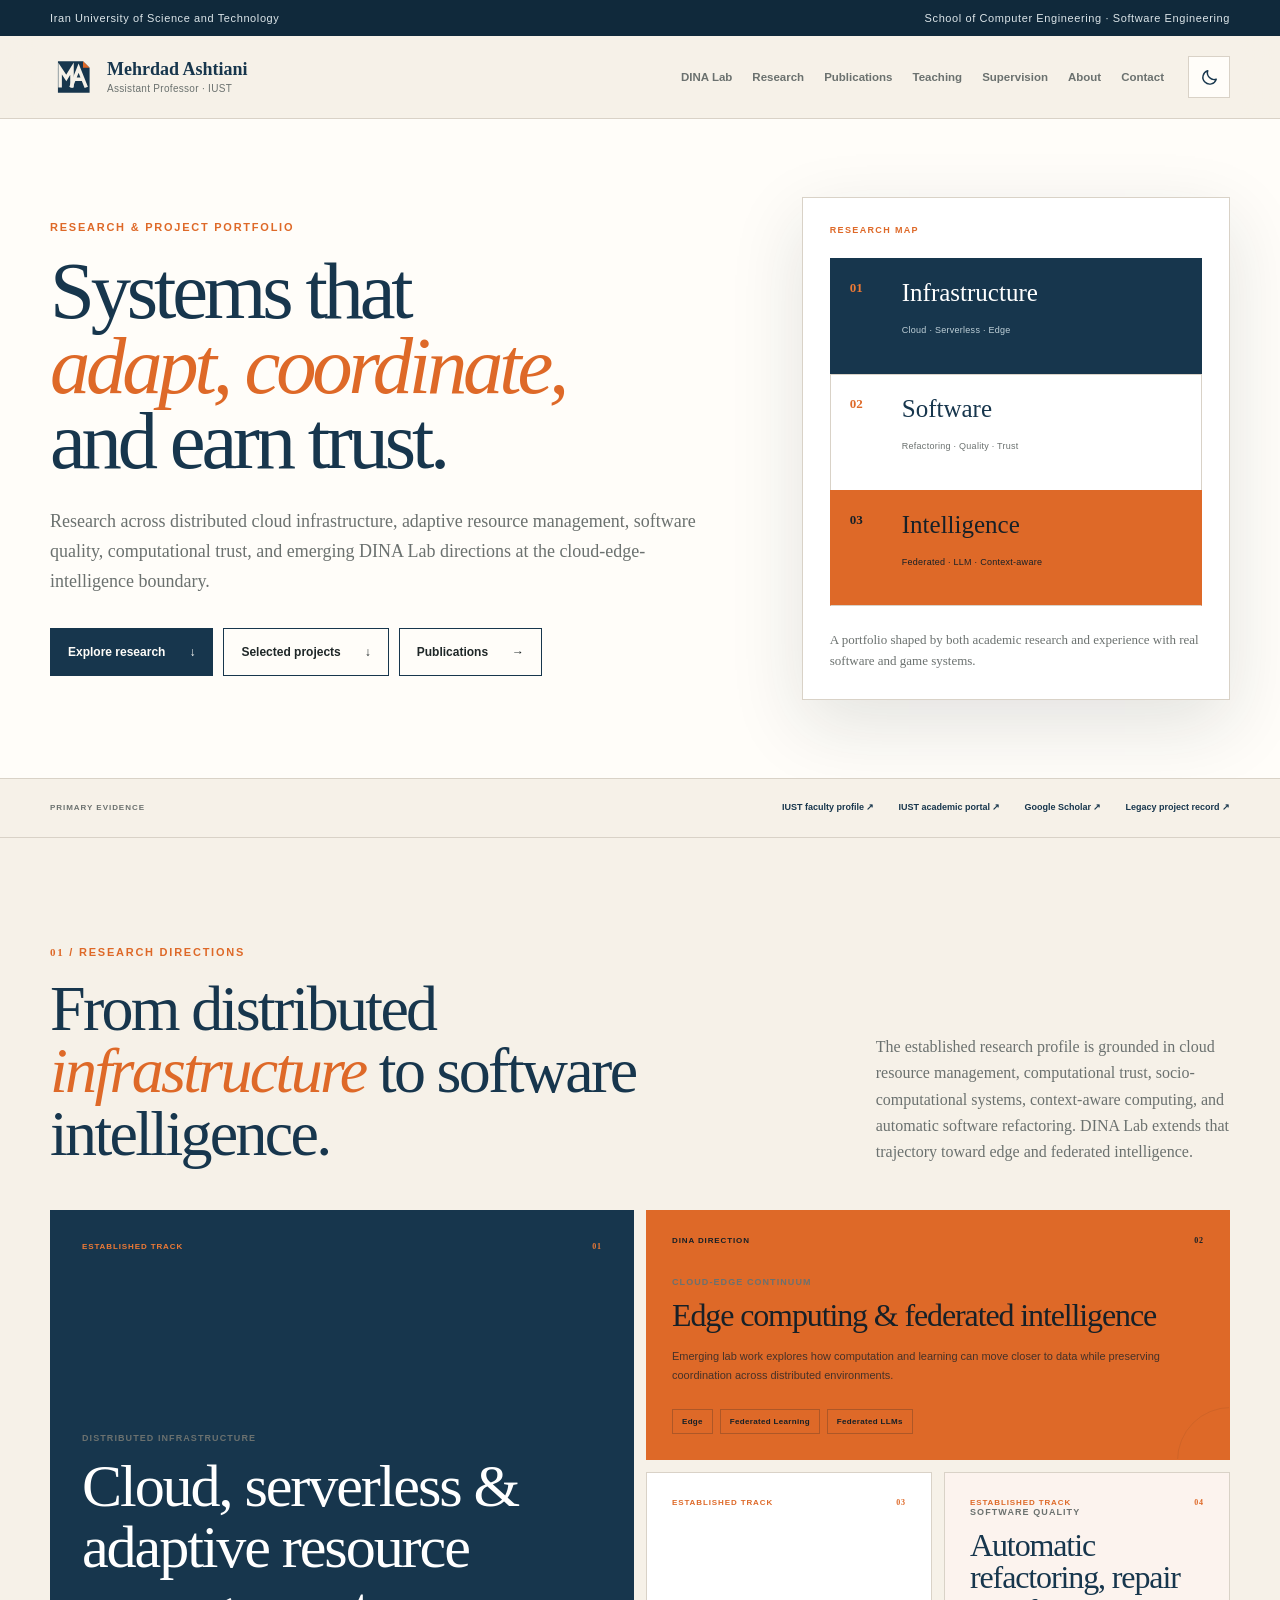
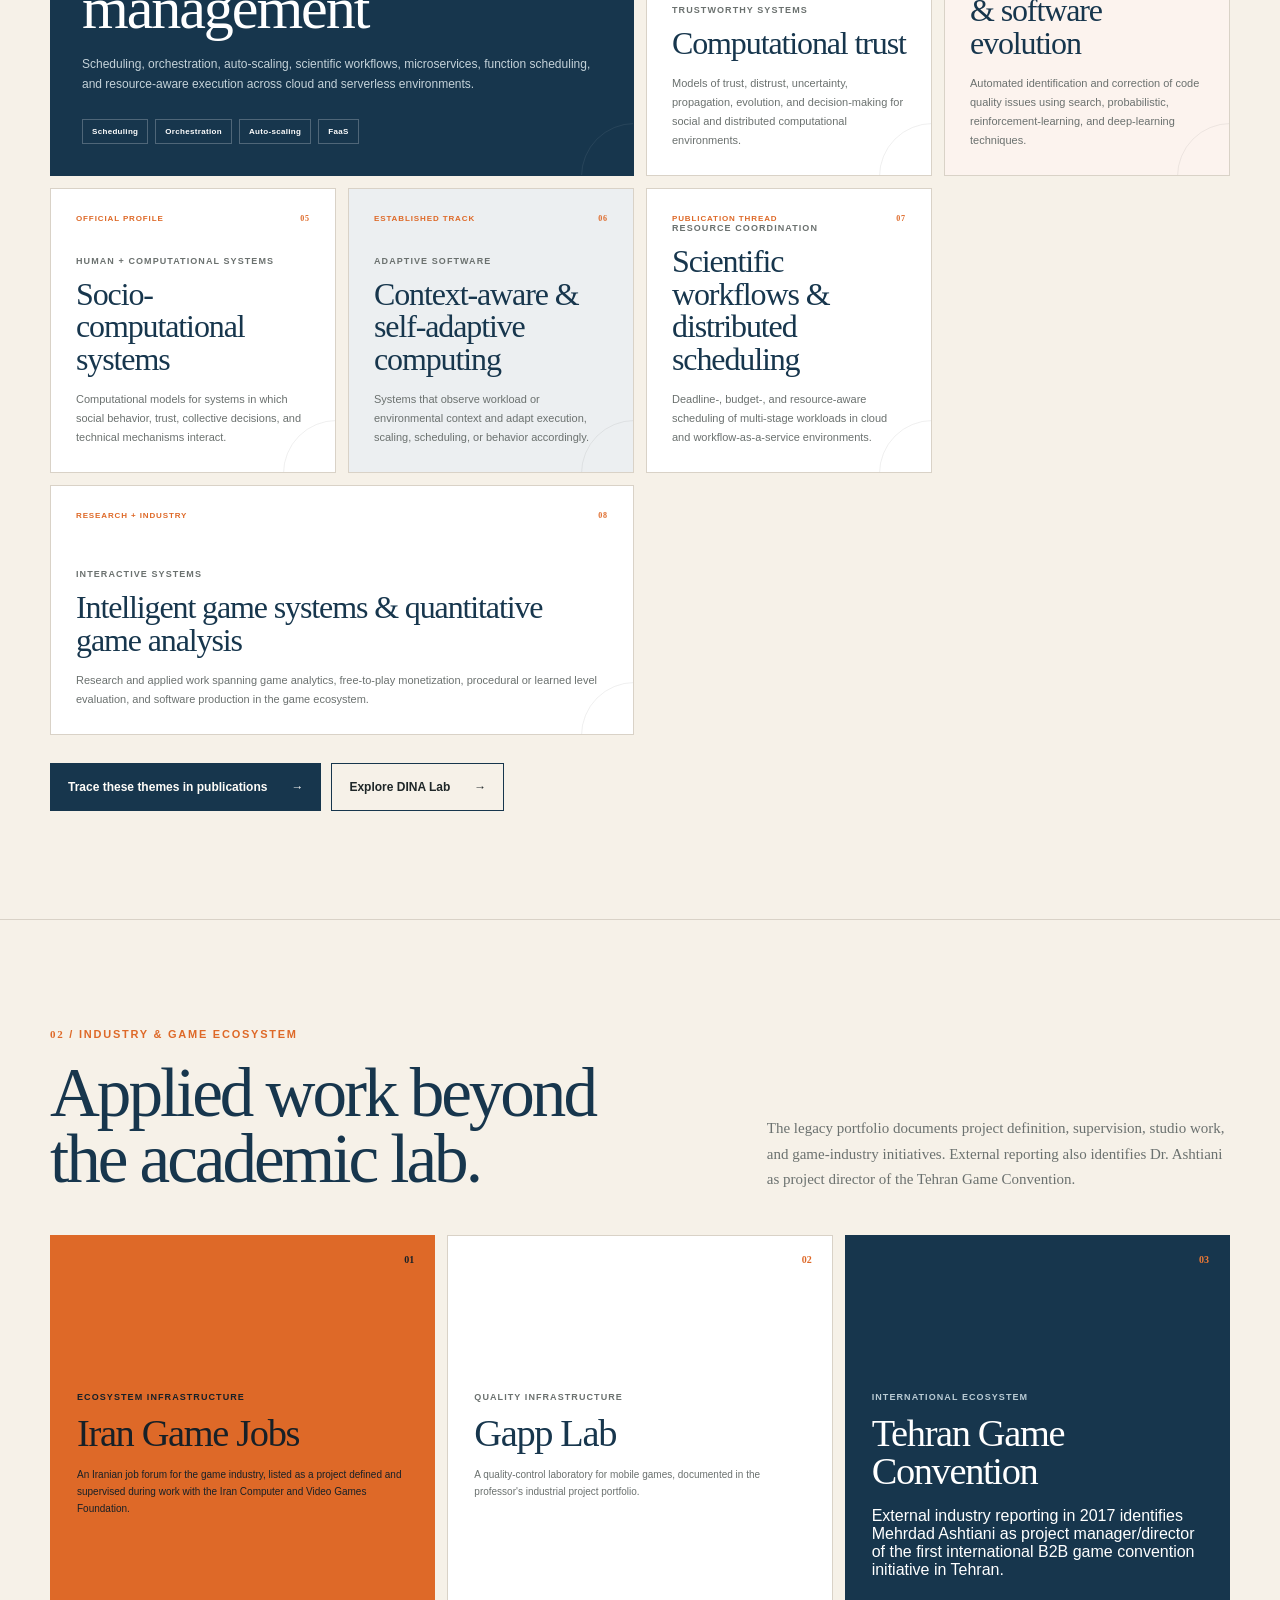
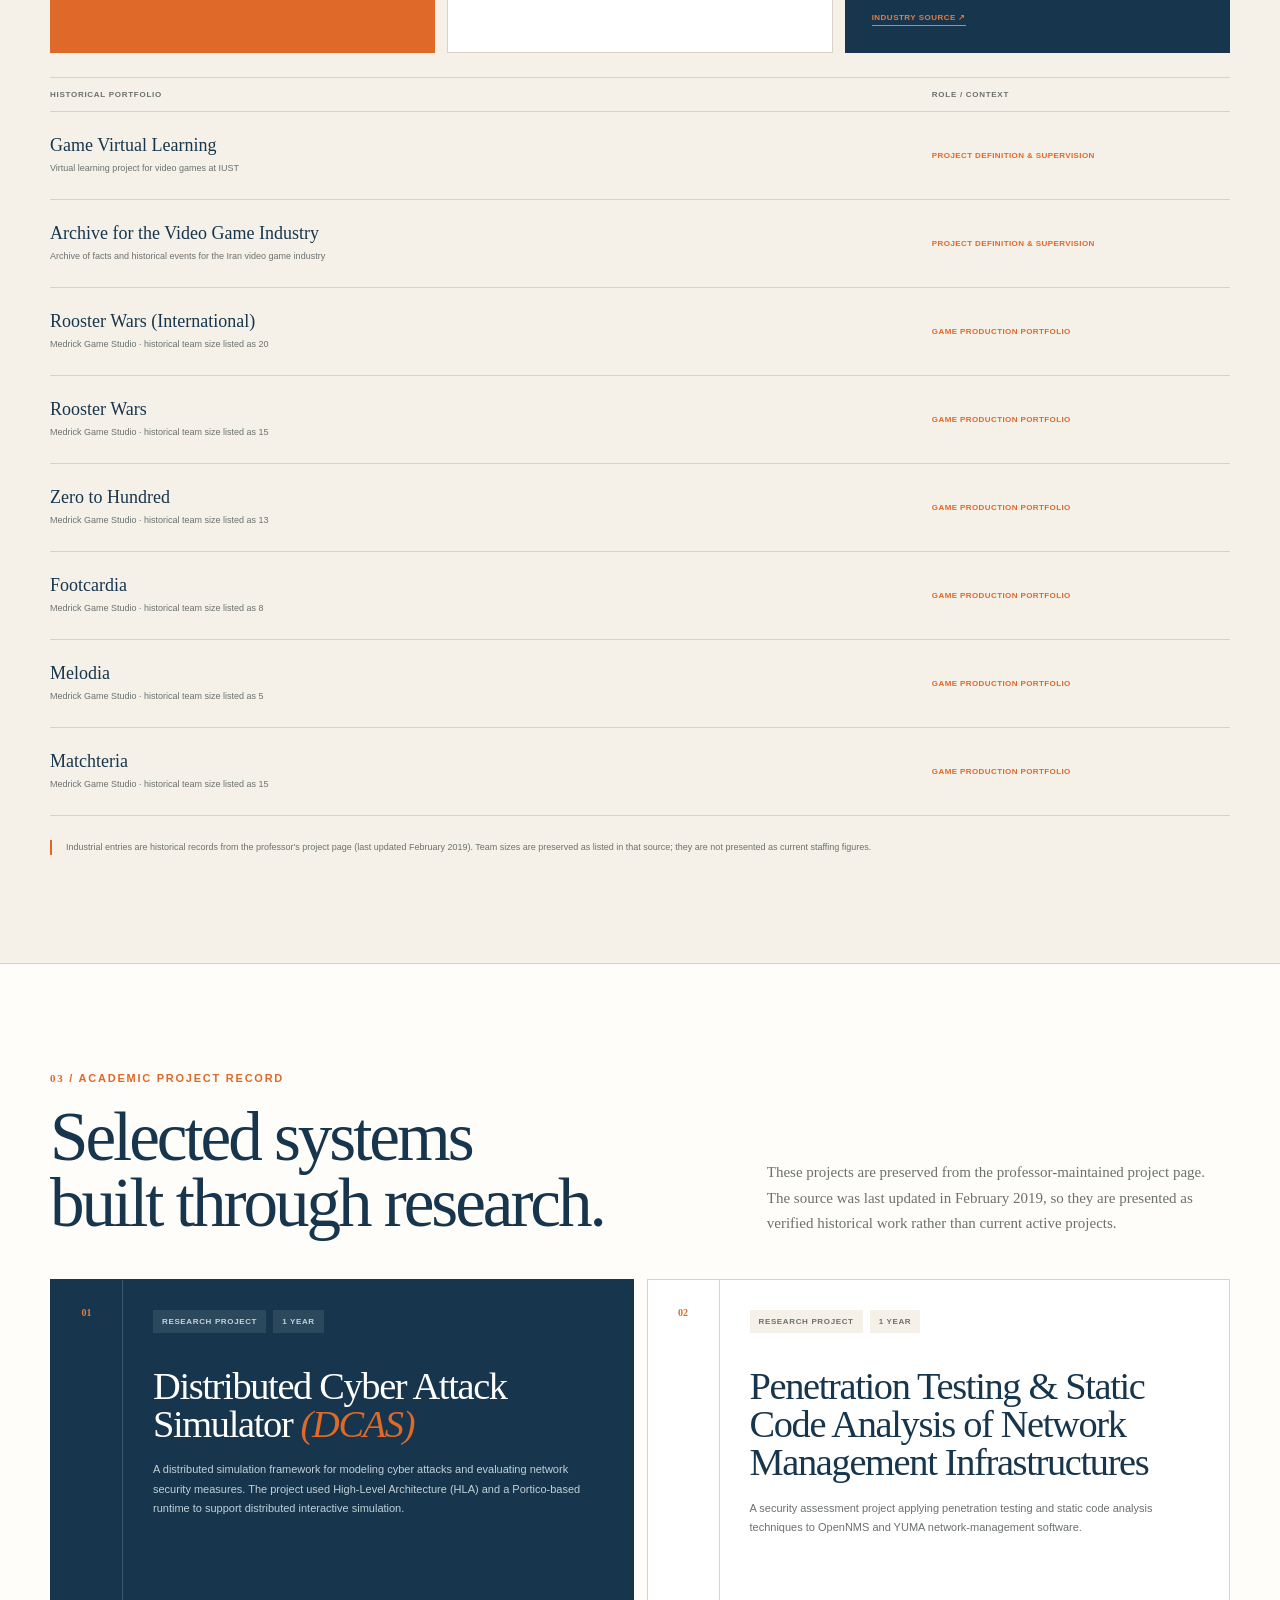
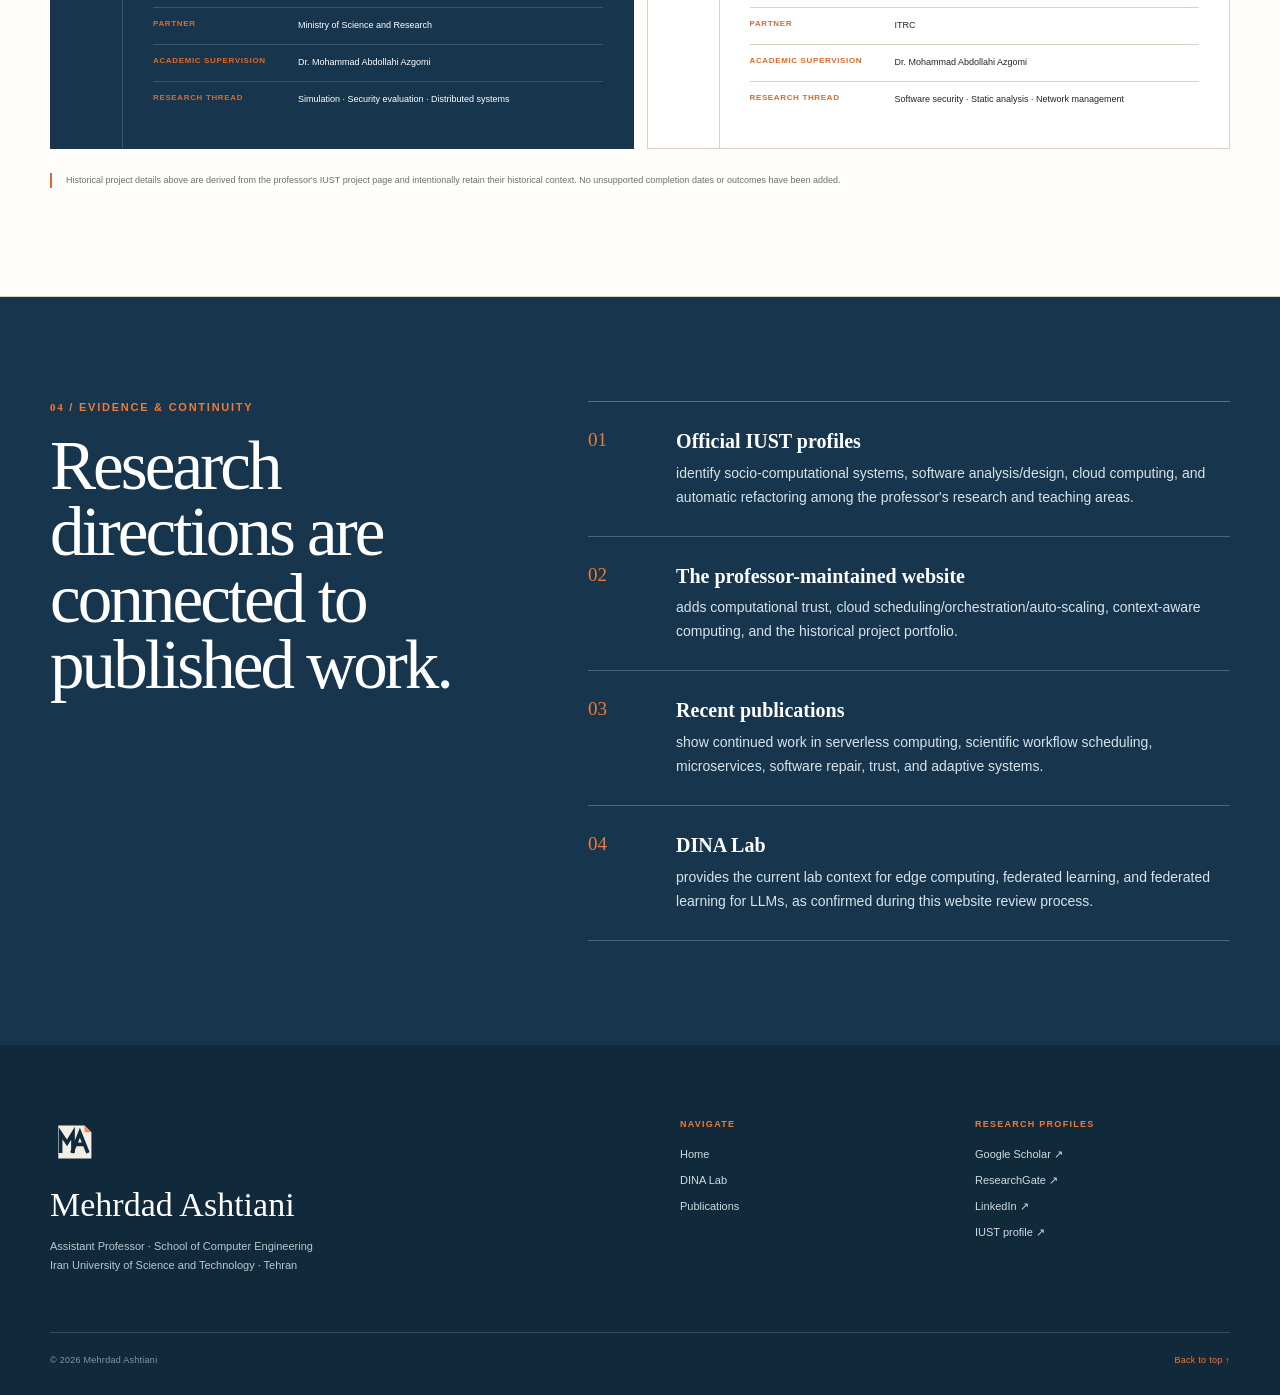
<file: research.html>
<!DOCTYPE html>

<html data-theme="light" lang="en">
<head>
<meta charset="utf-8"/>
<meta content="width=device-width, initial-scale=1" name="viewport"/>
<meta content="Research directions and selected academic and industrial projects of Dr. Mehrdad Ashtiani at Iran University of Science and Technology, spanning cloud and serverless systems, software engineering, computational trust, adaptive systems, and DINA Lab research." name="description"/>
<meta content="#17364d" name="theme-color"/>
<title>Research &amp; Projects · Mehrdad Ashtiani</title>
<link href="assets/brand/ma-negative-space-static.svg" rel="icon" type="image/svg+xml"/>
<script>
    try {
      const saved = localStorage.getItem('ma-theme');
      document.documentElement.dataset.theme = saved === 'dark' ? 'dark' : 'light';
    } catch (_) {
      document.documentElement.dataset.theme = 'light';
    }
  </script>
<link href="assets/style.css" rel="stylesheet"/>
<link href="assets/research.css" rel="stylesheet"/>
</head>
<body id="top">
<a class="skip-link" href="#main">Skip to content</a>
<div class="university-bar">
<div class="shell university-bar__inner">
<span>Iran University of Science and Technology</span>
<span>School of Computer Engineering · Software Engineering</span>
</div>
</div>
<header class="site-header">
<div class="shell nav-shell">
<a aria-label="Mehrdad Ashtiani home" class="identity" href="index.html">
<span aria-hidden="true" class="identity-mark identity-mark--svg"><img alt="" aria-hidden="true" class="brand-logo brand-logo--animated" src="assets/brand/ma-negative-space-animated.svg"/></span>
<span class="identity-copy"><strong>Mehrdad Ashtiani</strong><small>Assistant Professor · IUST</small></span>
</a>
<nav aria-label="Primary navigation" class="desktop-nav"><a href="dina-lab.html">DINA Lab</a><a aria-current="page" class="nav-current" href="research.html">Research</a><a href="publications.html">Publications</a><a href="teaching.html">Teaching</a><a href="supervision.html">Supervision</a><a href="about.html">About</a><a href="contact.html">Contact</a></nav>
<div class="nav-actions">
<button aria-label="Switch to dark mode" class="theme-toggle" title="Switch to dark mode" type="button"></button>
<button aria-controls="mobile-nav" aria-expanded="false" aria-label="Open menu" class="menu-toggle" type="button"><svg aria-hidden="true" class="menu-icon menu-icon--hamburger" fill="none" viewBox="0 0 24 24"><path d="M4.5 6.5H19.5M4.5 12H19.5M4.5 17.5H19.5" stroke="currentColor" stroke-linecap="round" stroke-width="1.8"></path></svg></button>
</div>
</div>
<nav aria-label="Mobile navigation" class="mobile-nav shell" id="mobile-nav"><a href="dina-lab.html">DINA Lab</a><a aria-current="page" href="research.html">Research</a><a href="publications.html">Publications</a><a href="teaching.html">Teaching</a><a href="supervision.html">Supervision</a><a href="about.html">About</a><a href="contact.html">Contact</a></nav>
</header>
<main id="main">
<section class="research-hero section-rule">
<div class="shell research-hero-grid">
<div class="research-hero-copy reveal">
<p class="eyebrow">Research &amp; project portfolio</p>
<h1>Systems that<br/><em>adapt, coordinate,</em><br/>and earn trust.</h1>
<p class="research-hero-lead">Research across distributed cloud infrastructure, adaptive resource management, software quality, computational trust, and emerging DINA Lab directions at the cloud-edge-intelligence boundary.</p>
<div class="research-hero-actions">
<a class="button button--primary" href="#directions">Explore research <span>↓</span></a>
<a class="button button--ghost" href="#projects">Selected projects <span>↓</span></a>
<a class="button button--ghost" href="publications.html">Publications <span>→</span></a>
</div>
</div>
<aside aria-label="Research map" class="research-map reveal">
<p class="research-map-kicker">Research map</p>
<div class="research-map-stage research-map-stage--navy">
<span>01</span><strong>Infrastructure</strong><small>Cloud · Serverless · Edge</small>
</div>
<div class="research-map-stage">
<span>02</span><strong>Software</strong><small>Refactoring · Quality · Trust</small>
</div>
<div class="research-map-stage research-map-stage--orange">
<span>03</span><strong>Intelligence</strong><small>Federated · LLM · Context-aware</small>
</div>
<p class="research-map-note">A portfolio shaped by both academic research and experience with real software and game systems.</p>
</aside>
</div>
</section>
<section class="research-source-strip">
<div class="shell research-source-grid">
<span>Primary evidence</span>
<a href="https://www.iust.ac.ir/page.php?slc_lang=fa&amp;slct_pg_id=17326" rel="noopener noreferrer" target="_blank">IUST faculty profile ↗</a>
<a href="https://its.iust.ac.ir/profile/en/m_ashtiani" rel="noopener noreferrer" target="_blank">IUST academic portal ↗</a>
<a href="https://scholar.google.com/citations?user=dsdZaDAAAAAJ&amp;hl=en" rel="noopener noreferrer" target="_blank">Google Scholar ↗</a>
<a href="https://webpages.iust.ac.ir/m_ashtiani/Projects.html" rel="noopener noreferrer" target="_blank">Legacy project record ↗</a>
</div>
</section>
<section class="section directions-section section-rule" id="directions">
<div class="shell">
<div class="section-intro research-page-intro reveal">
<div>
<p class="eyebrow"><span class="numeric">01</span> / Research directions</p>
<h2>From distributed<br/><em>infrastructure</em> to software intelligence.</h2>
</div>
<p>The established research profile is grounded in cloud resource management, computational trust, socio-computational systems, context-aware computing, and automatic software refactoring. DINA Lab extends that trajectory toward edge and federated intelligence.</p>
</div>
<div class="direction-grid reveal">
<article class="direction-card direction-card--feature" id="cloud-systems">
<div class="direction-card-top"><span>Established track</span><span>01</span></div>
<div>
<p class="card-kicker">Distributed infrastructure</p>
<h3>Cloud, serverless &amp; adaptive resource management</h3>
<p>Scheduling, orchestration, auto-scaling, scientific workflows, microservices, function scheduling, and resource-aware execution across cloud and serverless environments.</p>
<div class="direction-tags"><span>Scheduling</span><span>Orchestration</span><span>Auto-scaling</span><span>FaaS</span></div>
</div>
</article>
<article class="direction-card direction-card--orange" id="edge-federated">
<div class="direction-card-top"><span>DINA direction</span><span>02</span></div>
<div>
<p class="card-kicker">Cloud-edge continuum</p>
<h3>Edge computing &amp; federated intelligence</h3>
<p>Emerging lab work explores how computation and learning can move closer to data while preserving coordination across distributed environments.</p>
<div class="direction-tags"><span>Edge</span><span>Federated Learning</span><span>Federated LLMs</span></div>
</div>
</article>
<article class="direction-card" id="trust">
<div class="direction-card-top"><span>Established track</span><span>03</span></div>
<div>
<p class="card-kicker">Trustworthy systems</p>
<h3>Computational trust</h3>
<p>Models of trust, distrust, uncertainty, propagation, evolution, and decision-making for social and distributed computational environments.</p>
</div>
</article>
<article class="direction-card direction-card--tint" id="software-evolution">
<div class="direction-card-top"><span>Established track</span><span>04</span></div>
<div>
<p class="card-kicker">Software quality</p>
<h3>Automatic refactoring, repair &amp; software evolution</h3>
<p>Automated identification and correction of code quality issues using search, probabilistic, reinforcement-learning, and deep-learning techniques.</p>
</div>
</article>
<article class="direction-card" id="socio-computational">
<div class="direction-card-top"><span>Official profile</span><span>05</span></div>
<div>
<p class="card-kicker">Human + computational systems</p>
<h3>Socio-computational systems</h3>
<p>Computational models for systems in which social behavior, trust, collective decisions, and technical mechanisms interact.</p>
</div>
</article>
<article class="direction-card direction-card--navy-soft" id="context-aware">
<div class="direction-card-top"><span>Established track</span><span>06</span></div>
<div>
<p class="card-kicker">Adaptive software</p>
<h3>Context-aware &amp; self-adaptive computing</h3>
<p>Systems that observe workload or environmental context and adapt execution, scaling, scheduling, or behavior accordingly.</p>
</div>
</article>
<article class="direction-card" id="workflow-systems">
<div class="direction-card-top"><span>Publication thread</span><span>07</span></div>
<div>
<p class="card-kicker">Resource coordination</p>
<h3>Scientific workflows &amp; distributed scheduling</h3>
<p>Deadline-, budget-, and resource-aware scheduling of multi-stage workloads in cloud and workflow-as-a-service environments.</p>
</div>
</article>
<article class="direction-card direction-card--span-2" id="intelligent-games">
<div class="direction-card-top"><span>Research + industry</span><span>08</span></div>
<div>
<p class="card-kicker">Interactive systems</p>
<h3>Intelligent game systems &amp; quantitative game analysis</h3>
<p>Research and applied work spanning game analytics, free-to-play monetization, procedural or learned level evaluation, and software production in the game ecosystem.</p>
</div>
</article>
</div>
<div class="direction-actions reveal">
<a class="button button--primary" href="publications.html">Trace these themes in publications <span>→</span></a>
<a class="button button--ghost" href="dina-lab.html">Explore DINA Lab <span>→</span></a>
</div>
</div>
</section>
<section class="section industry-section section-rule" id="industry">
<div class="shell">
<div class="research-section-heading reveal">
<div>
<p class="eyebrow"><span class="numeric">02</span> / Industry &amp; game ecosystem</p>
<h2>Applied work beyond<br/>the academic lab.</h2>
</div>
<p>The legacy portfolio documents project definition, supervision, studio work, and game-industry initiatives. External reporting also identifies Dr. Ashtiani as project director of the Tehran Game Convention.</p>
</div>
<div class="industry-feature-grid reveal">
<article class="industry-feature industry-feature--orange">
<span class="industry-feature-number">01</span>
<p class="card-kicker">Ecosystem infrastructure</p>
<h3>Iran Game Jobs</h3>
<p>An Iranian job forum for the game industry, listed as a project defined and supervised during work with the Iran Computer and Video Games Foundation.</p>
</article>
<article class="industry-feature">
<span class="industry-feature-number">02</span>
<p class="card-kicker">Quality infrastructure</p>
<h3>Gapp Lab</h3>
<p>A quality-control laboratory for mobile games, documented in the professor's industrial project portfolio.</p>
</article>
<article class="industry-feature industry-feature--navy">
<span class="industry-feature-number">03</span>
<p class="card-kicker">International ecosystem</p>
<h3>Tehran Game Convention</h3>
<p>External industry reporting in 2017 identifies Mehrdad Ashtiani as project manager/director of the first international B2B game convention initiative in Tehran.</p>
<a class="industry-source-link" href="https://en.ircg.ir/news/70/GIST-serves-as-the-official-partner-of-TGC-exhibition" rel="noopener noreferrer" target="_blank">Industry source ↗</a>
</article>
</div>
<div aria-label="Historical industrial project ledger" class="industry-ledger reveal">
<div class="industry-ledger-head"><span>Historical portfolio</span><span>Role / context</span></div>
<article><div><strong>Game Virtual Learning</strong><small>Virtual learning project for video games at IUST</small></div><span>Project definition &amp; supervision</span></article>
<article><div><strong>Archive for the Video Game Industry</strong><small>Archive of facts and historical events for the Iran video game industry</small></div><span>Project definition &amp; supervision</span></article>
<article><div><strong>Rooster Wars (International)</strong><small>Medrick Game Studio · historical team size listed as 20</small></div><span>Game production portfolio</span></article>
<article><div><strong>Rooster Wars</strong><small>Medrick Game Studio · historical team size listed as 15</small></div><span>Game production portfolio</span></article>
<article><div><strong>Zero to Hundred</strong><small>Medrick Game Studio · historical team size listed as 13</small></div><span>Game production portfolio</span></article>
<article><div><strong>Footcardia</strong><small>Medrick Game Studio · historical team size listed as 8</small></div><span>Game production portfolio</span></article>
<article><div><strong>Melodia</strong><small>Medrick Game Studio · historical team size listed as 5</small></div><span>Game production portfolio</span></article>
<article><div><strong>Matchteria</strong><small>Medrick Game Studio · historical team size listed as 15</small></div><span>Game production portfolio</span></article>
</div>
<p class="source-note reveal">Industrial entries are historical records from the professor's project page (last updated February 2019). Team sizes are preserved as listed in that source; they are not presented as current staffing figures.</p>
</div>
</section>
<section class="section academic-projects-section section-rule" id="projects">
<div class="shell">
<div class="research-section-heading reveal">
<div>
<p class="eyebrow"><span class="numeric">03</span> / Academic project record</p>
<h2>Selected systems<br/>built through research.</h2>
</div>
<p>These projects are preserved from the professor-maintained project page. The source was last updated in February 2019, so they are presented as verified historical work rather than current active projects.</p>
</div>
<div class="academic-project-grid reveal">
<article class="academic-project academic-project--navy">
<div class="academic-project-index">01</div>
<div class="academic-project-content">
<div class="project-badges"><span>Research project</span><span>1 year</span></div>
<h3>Distributed Cyber Attack Simulator <em>(DCAS)</em></h3>
<p>A distributed simulation framework for modeling cyber attacks and evaluating network security measures. The project used High-Level Architecture (HLA) and a Portico-based runtime to support distributed interactive simulation.</p>
<dl>
<div><dt>Partner</dt><dd>Ministry of Science and Research</dd></div>
<div><dt>Academic supervision</dt><dd>Dr. Mohammad Abdollahi Azgomi</dd></div>
<div><dt>Research thread</dt><dd>Simulation · Security evaluation · Distributed systems</dd></div>
</dl>
</div>
</article>
<article class="academic-project">
<div class="academic-project-index">02</div>
<div class="academic-project-content">
<div class="project-badges"><span>Research project</span><span>1 year</span></div>
<h3>Penetration Testing &amp; Static Code Analysis of Network Management Infrastructures</h3>
<p>A security assessment project applying penetration testing and static code analysis techniques to OpenNMS and YUMA network-management software.</p>
<dl>
<div><dt>Partner</dt><dd>ITRC</dd></div>
<div><dt>Academic supervision</dt><dd>Dr. Mohammad Abdollahi Azgomi</dd></div>
<div><dt>Research thread</dt><dd>Software security · Static analysis · Network management</dd></div>
</dl>
</div>
</article>
</div>
<p class="source-note reveal">Historical project details above are derived from the professor's IUST project page and intentionally retain their historical context. No unsupported completion dates or outcomes have been added.</p>
</div>
</section>
<section class="research-evidence-section" id="evidence">
<div class="shell research-evidence-grid reveal">
<div>
<p class="eyebrow eyebrow--light"><span class="numeric">04</span> / Evidence &amp; continuity</p>
<h2>Research directions are<br/>connected to published work.</h2>
</div>
<div class="evidence-points">
<div><span>01</span><p><strong>Official IUST profiles</strong> identify socio-computational systems, software analysis/design, cloud computing, and automatic refactoring among the professor's research and teaching areas.</p></div>
<div><span>02</span><p><strong>The professor-maintained website</strong> adds computational trust, cloud scheduling/orchestration/auto-scaling, context-aware computing, and the historical project portfolio.</p></div>
<div><span>03</span><p><strong>Recent publications</strong> show continued work in serverless computing, scientific workflow scheduling, microservices, software repair, trust, and adaptive systems.</p></div>
<div><span>04</span><p><strong>DINA Lab</strong> provides the current lab context for edge computing, federated learning, and federated learning for LLMs, as confirmed during this website review process.</p></div>
</div>
</div>
</section>
</main>
<footer class="footer" id="contact">
<div class="shell footer-grid">
<div class="footer-main">
<span aria-hidden="true" class="footer-mark footer-mark--svg"><img alt="" aria-hidden="true" class="brand-logo brand-logo--static" src="assets/brand/ma-negative-space-static.svg"/></span>
<h2>Mehrdad Ashtiani</h2>
<p>Assistant Professor · School of Computer Engineering<br/>Iran University of Science and Technology · Tehran</p>
</div>
<div class="footer-links">
<div>
<small>Navigate</small>
<a href="index.html">Home</a>
<a href="dina-lab.html">DINA Lab</a>
<a href="publications.html">Publications</a>
</div>
<div>
<small>Research profiles</small>
<a href="https://scholar.google.com/citations?user=dsdZaDAAAAAJ&amp;hl=en" rel="noopener noreferrer" target="_blank">Google Scholar ↗</a>
<a href="https://www.researchgate.net/profile/Mehrdad-Ashtiani" rel="noopener noreferrer" target="_blank">ResearchGate ↗</a>
<a href="https://ae.linkedin.com/in/mehrdad-ashtiani-09170577" rel="noopener noreferrer" target="_blank">LinkedIn ↗</a>
<a href="https://its.iust.ac.ir/profile/en/m_ashtiani" rel="noopener noreferrer" target="_blank">IUST profile ↗</a>
</div>
</div>
</div>
<div class="shell footer-bottom"><span>© 2026 Mehrdad Ashtiani</span><a href="#top">Back to top ↑</a></div>
</footer>
<script src="assets/site.js"></script>
</body>
</html>
</file>
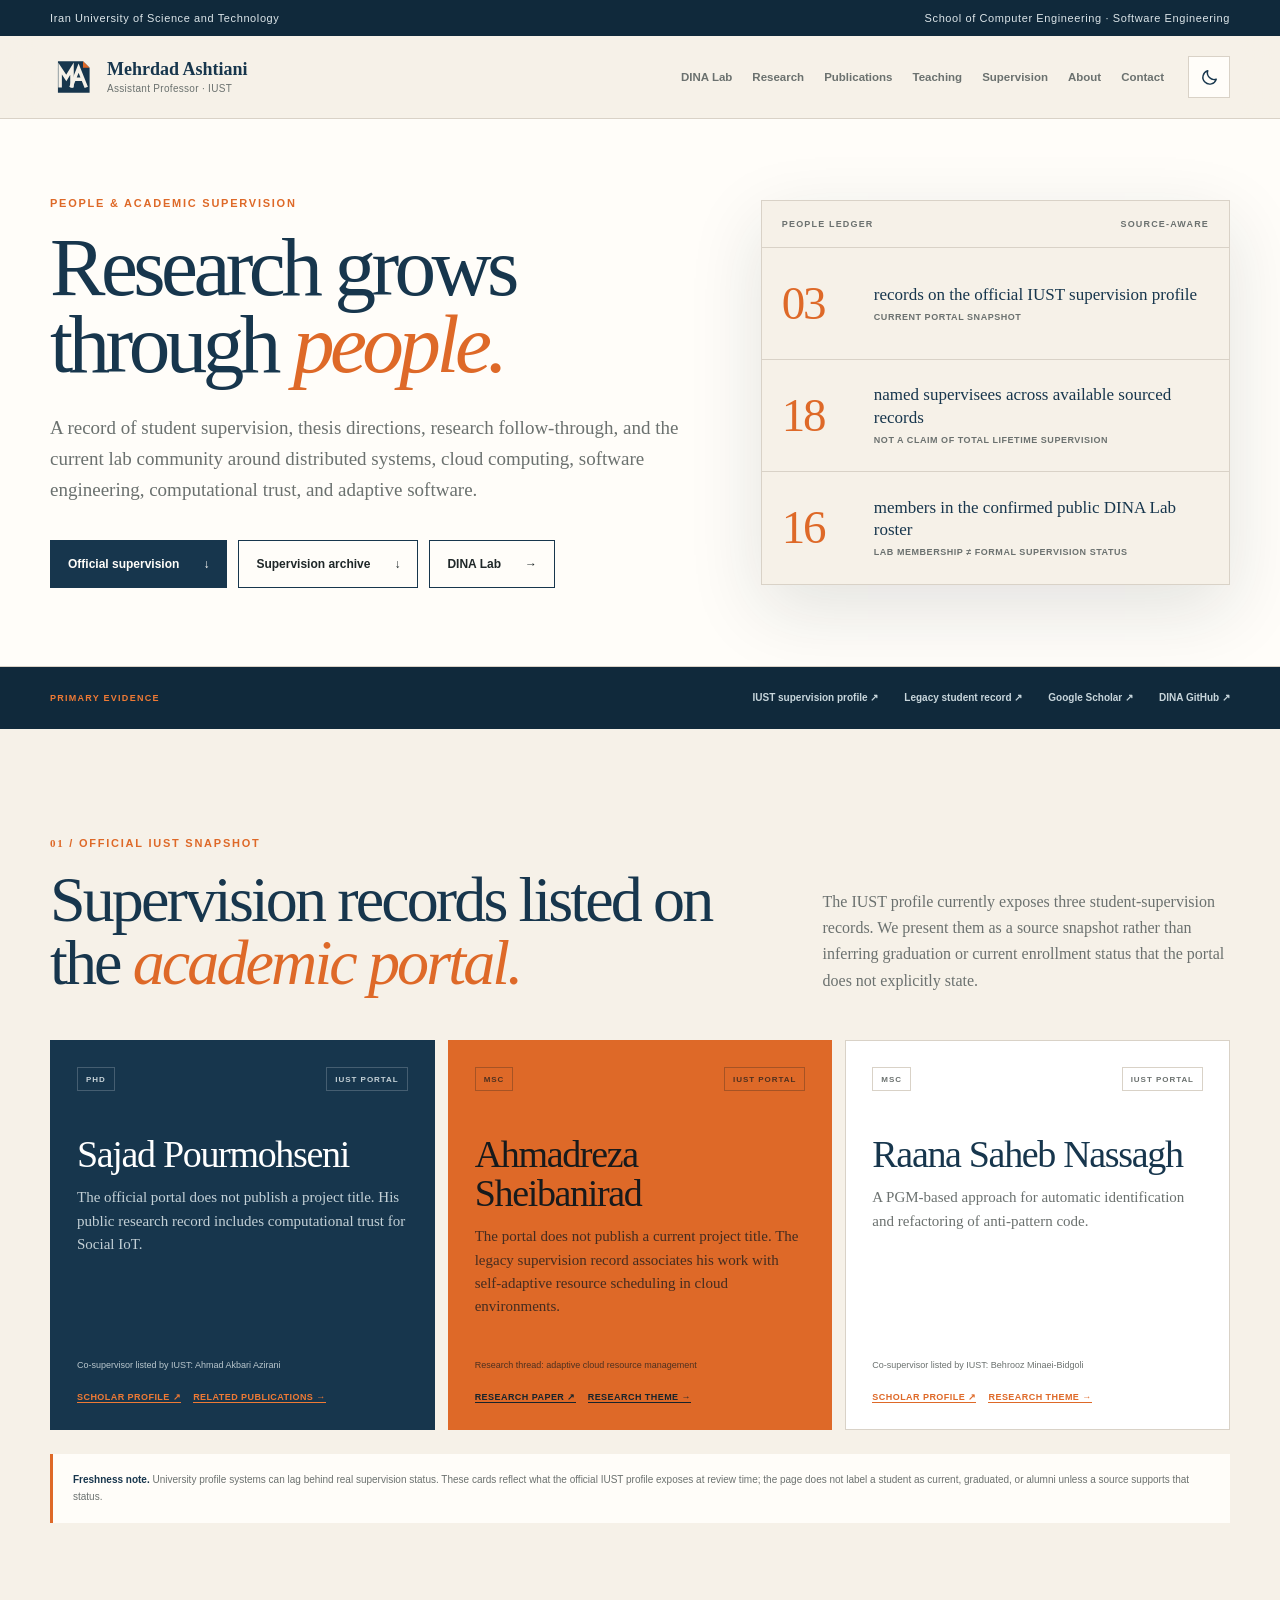
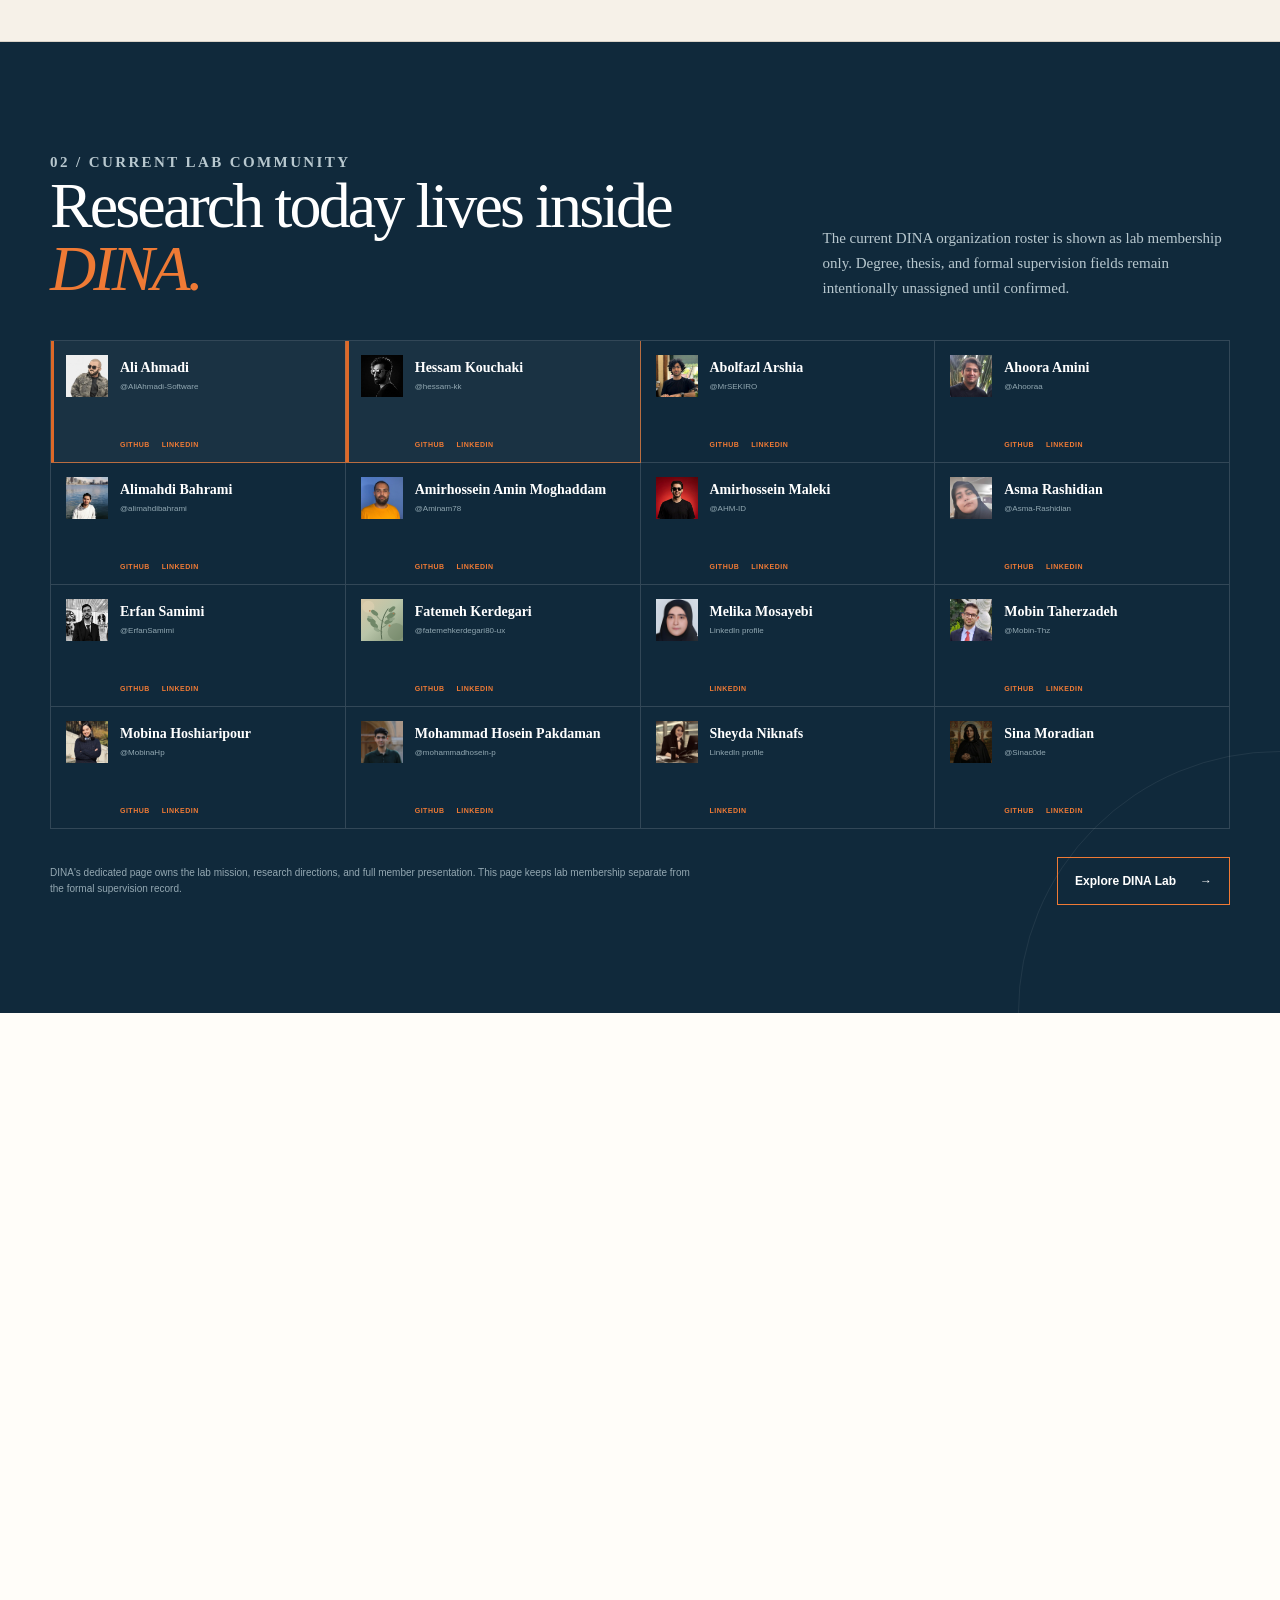
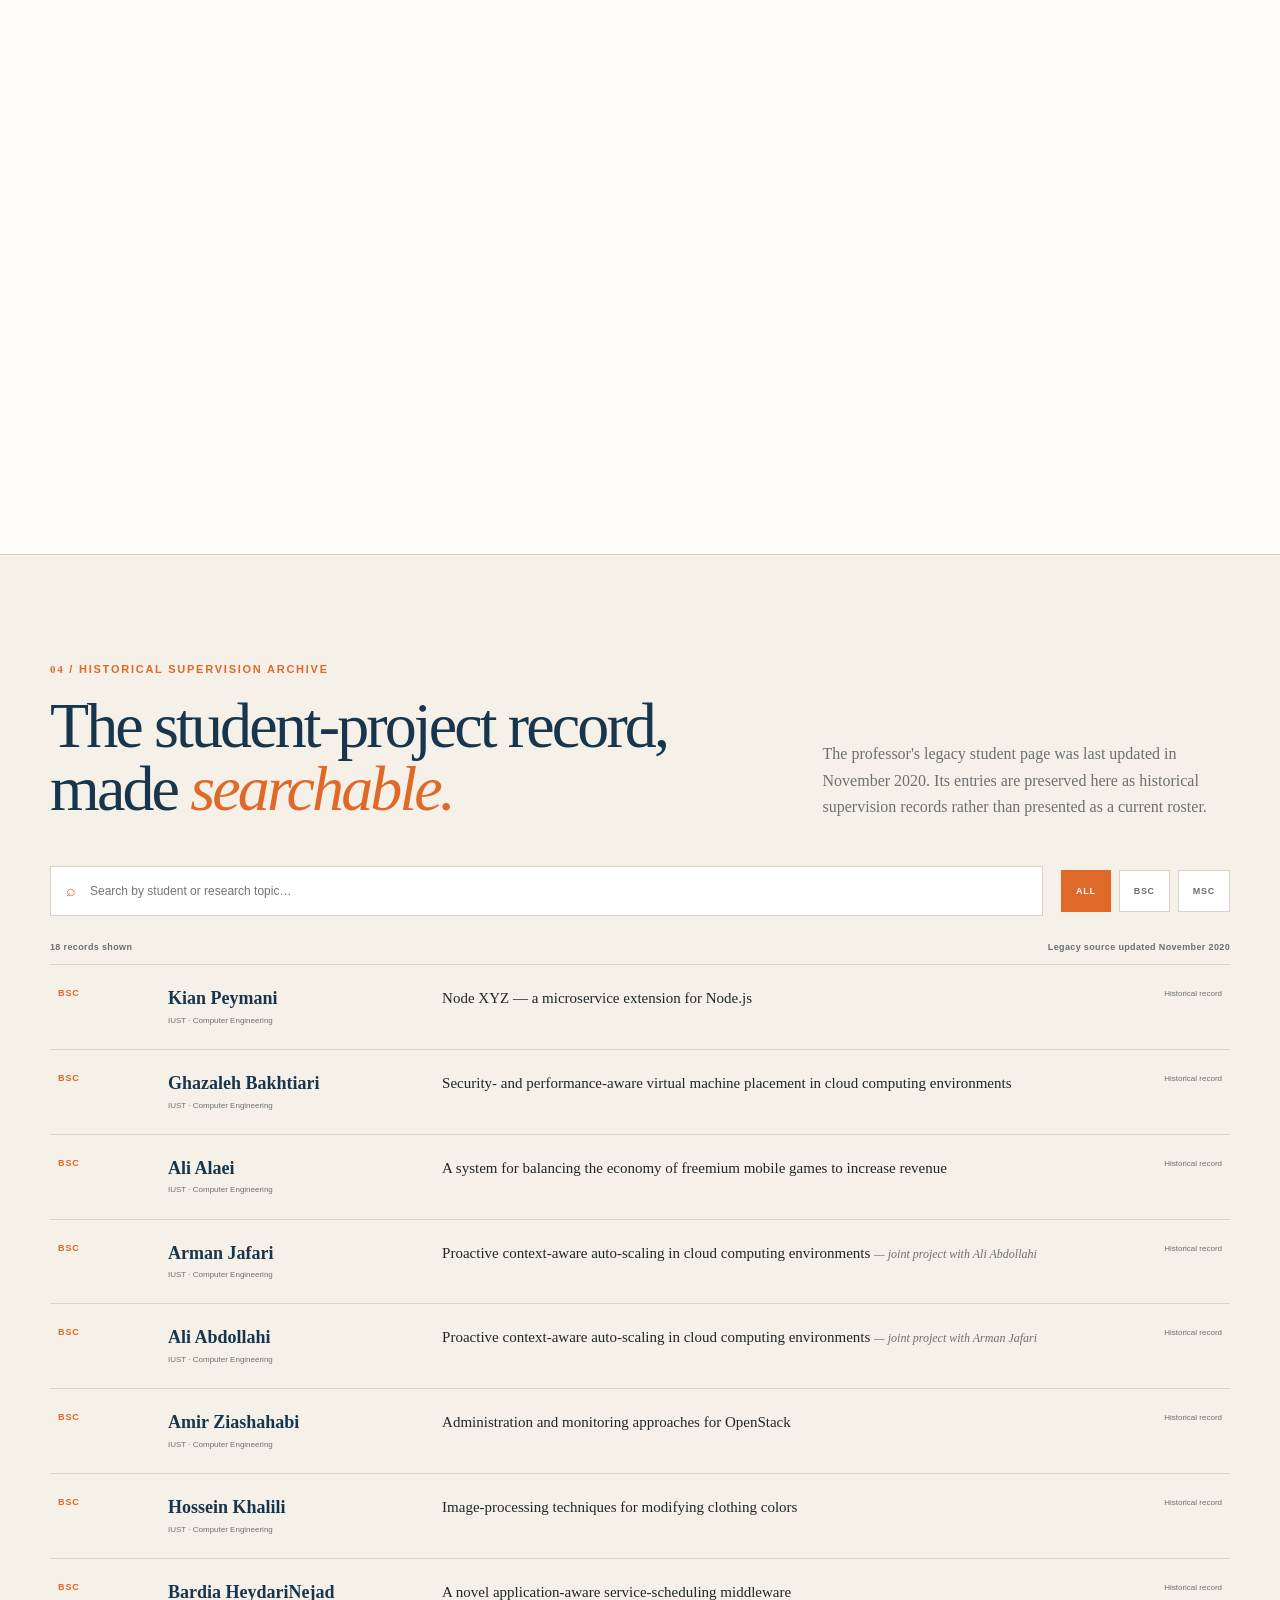
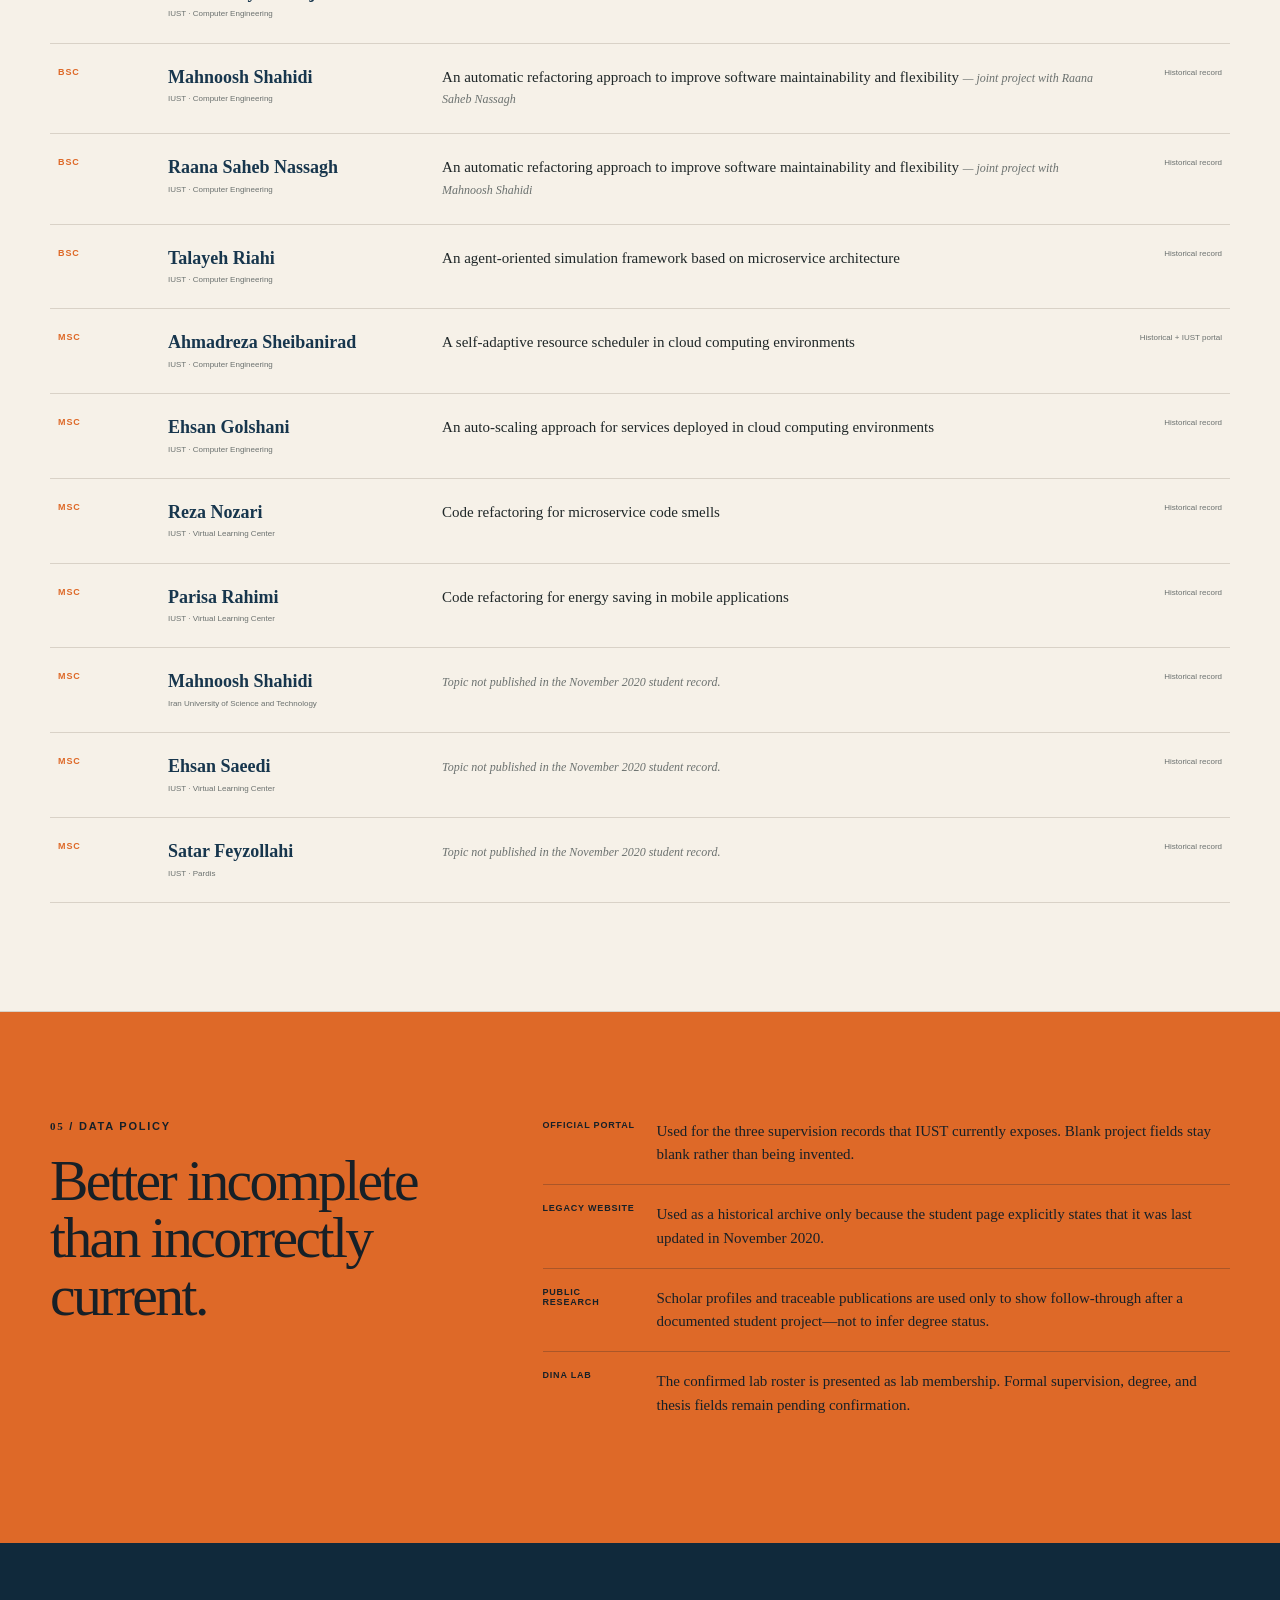
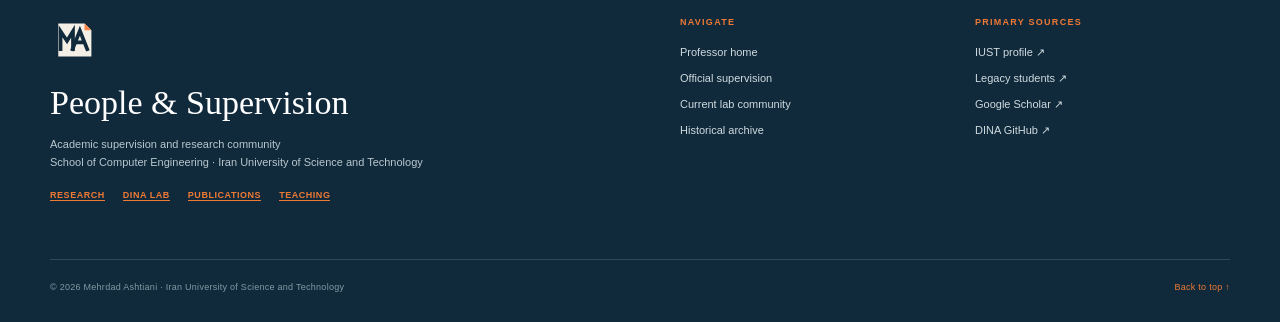
<file: supervision.html>
<!DOCTYPE html>

<html data-theme="light" lang="en">
<head>
<meta charset="utf-8"/>
<meta content="width=device-width, initial-scale=1" name="viewport"/>
<meta content="Academic supervision and people connected to Dr. Mehrdad Ashtiani at Iran University of Science and Technology, including official IUST supervision records, historical student projects, research outcomes, and the current DINA Lab community." name="description"/>
<meta content="#17364d" name="theme-color"/>
<title>People &amp; Supervision · Mehrdad Ashtiani</title>
<link href="assets/brand/ma-negative-space-static.svg" rel="icon" type="image/svg+xml"/>
<script>
    try {
      const saved = localStorage.getItem('ma-theme');
      document.documentElement.dataset.theme = saved === 'dark' ? 'dark' : 'light';
    } catch (_) {
      document.documentElement.dataset.theme = 'light';
    }
  </script>
<link href="assets/style.css" rel="stylesheet"/>
<link href="assets/supervision.css" rel="stylesheet"/>
</head>
<body id="top">
<a class="skip-link" href="#main">Skip to content</a>
<div class="university-bar">
<div class="shell university-bar__inner">
<span>Iran University of Science and Technology</span>
<span>School of Computer Engineering · Software Engineering</span>
</div>
</div>
<header class="site-header">
<div class="shell nav-shell">
<a aria-label="Mehrdad Ashtiani home" class="identity" href="index.html">
<span aria-hidden="true" class="identity-mark identity-mark--svg"><img alt="" aria-hidden="true" class="brand-logo brand-logo--animated" src="assets/brand/ma-negative-space-animated.svg"/></span>
<span class="identity-copy"><strong>Mehrdad Ashtiani</strong><small>Assistant Professor · IUST</small></span>
</a>
<nav aria-label="Primary navigation" class="desktop-nav"><a href="dina-lab.html">DINA Lab</a><a href="research.html">Research</a><a href="publications.html">Publications</a><a href="teaching.html">Teaching</a><a aria-current="page" class="nav-current" href="supervision.html">Supervision</a><a href="about.html">About</a><a href="contact.html">Contact</a></nav>
<div class="nav-actions">
<button aria-label="Switch to dark mode" class="theme-toggle" title="Switch to dark mode" type="button"></button>
<button aria-controls="mobile-nav" aria-expanded="false" aria-label="Open menu" class="menu-toggle" type="button"><svg aria-hidden="true" class="menu-icon menu-icon--hamburger" fill="none" viewBox="0 0 24 24"><path d="M4.5 6.5H19.5M4.5 12H19.5M4.5 17.5H19.5" stroke="currentColor" stroke-linecap="round" stroke-width="1.8"></path></svg></button>
</div>
</div>
<nav aria-label="Mobile navigation" class="mobile-nav shell" id="mobile-nav"><a href="dina-lab.html">DINA Lab</a><a href="research.html">Research</a><a href="publications.html">Publications</a><a href="teaching.html">Teaching</a><a aria-current="page" href="supervision.html">Supervision</a><a href="about.html">About</a><a href="contact.html">Contact</a></nav>
</header>
<main id="main">
<section class="supervision-hero section-rule">
<div class="shell supervision-hero-grid">
<div class="reveal">
<p class="eyebrow">People &amp; academic supervision</p>
<h1>Research grows<br/>through <em>people.</em></h1>
<p class="supervision-hero-lead">A record of student supervision, thesis directions, research follow-through, and the current lab community around distributed systems, cloud computing, software engineering, computational trust, and adaptive software.</p>
<div class="supervision-hero-actions">
<a class="button button--primary" href="#official">Official supervision <span>↓</span></a>
<a class="button button--ghost" href="#archive">Supervision archive <span>↓</span></a>
<a class="button button--ghost" href="dina-lab.html">DINA Lab <span>→</span></a>
</div>
</div>
<aside aria-label="Supervision data overview" class="people-ledger reveal">
<div class="people-ledger__head"><span>People ledger</span><span>Source-aware</span></div>
<div class="people-ledger__metric"><strong>03</strong><span>records on the official IUST supervision profile<small>Current portal snapshot</small></span></div>
<div class="people-ledger__metric"><strong>18</strong><span>named supervisees across available sourced records<small>Not a claim of total lifetime supervision</small></span></div>
<div class="people-ledger__metric"><strong>16</strong><span>members in the confirmed public DINA Lab roster<small>Lab membership ≠ formal supervision status</small></span></div>
</aside>
</div>
</section>
<section class="supervision-source-strip">
<div class="shell supervision-source-grid">
<span>Primary evidence</span>
<a href="https://its.iust.ac.ir/profile/en/m_ashtiani" rel="noopener noreferrer" target="_blank">IUST supervision profile ↗</a>
<a href="https://webpages.iust.ac.ir/m_ashtiani/Students.html" rel="noopener noreferrer" target="_blank">Legacy student record ↗</a>
<a href="https://scholar.google.com/citations?user=dsdZaDAAAAAJ&amp;hl=en" rel="noopener noreferrer" target="_blank">Google Scholar ↗</a>
<a href="https://github.com/DINA-Lab-IUST" rel="noopener noreferrer" target="_blank">DINA GitHub ↗</a>
</div>
</section>
<section class="section official-section section-rule" id="official">
<div class="shell">
<div class="page-heading reveal">
<div>
<p class="eyebrow"><span class="numeric">01</span> / Official IUST snapshot</p>
<h2>Supervision records listed on the <em>academic portal.</em></h2>
</div>
<p>The IUST profile currently exposes three student-supervision records. We present them as a source snapshot rather than inferring graduation or current enrollment status that the portal does not explicitly state.</p>
</div>
<div class="official-grid reveal">
<article class="official-card official-card--dark">
<div class="official-card__top"><span class="degree-badge">PhD</span><span class="source-badge">IUST portal</span></div>
<h3>Sajad Pourmohseni</h3>
<p class="topic">The official portal does not publish a project title. His public research record includes computational trust for Social IoT.</p>
<div class="official-card__meta">
<span>Co-supervisor listed by IUST: Ahmad Akbari Azirani</span>
<div class="official-card__links">
<a href="https://scholar.google.com/citations?user=sleVGE4AAAAJ&amp;hl=en" rel="noopener noreferrer" target="_blank">Scholar profile ↗</a>
<a href="publications.html">Related publications →</a>
</div>
</div>
</article>
<article class="official-card official-card--accent">
<div class="official-card__top"><span class="degree-badge">MSc</span><span class="source-badge">IUST portal</span></div>
<h3>Ahmadreza Sheibanirad</h3>
<p class="topic">The portal does not publish a current project title. The legacy supervision record associates his work with self-adaptive resource scheduling in cloud environments.</p>
<div class="official-card__meta">
<span>Research thread: adaptive cloud resource management</span>
<div class="official-card__links">
<a href="https://www.sid.ir/FileServer/SF/hficwr2021fa24.pdf" rel="noopener noreferrer" target="_blank">Research paper ↗</a>
<a href="research.html#cloud-systems">Research theme →</a>
</div>
</div>
</article>
<article class="official-card">
<div class="official-card__top"><span class="degree-badge">MSc</span><span class="source-badge">IUST portal</span></div>
<h3>Raana Saheb Nassagh</h3>
<p class="topic">A PGM-based approach for automatic identification and refactoring of anti-pattern code.</p>
<div class="official-card__meta">
<span>Co-supervisor listed by IUST: Behrooz Minaei-Bidgoli</span>
<div class="official-card__links">
<a href="https://scholar.google.com/citations?user=-EWHVs4AAAAJ&amp;hl=en" rel="noopener noreferrer" target="_blank">Scholar profile ↗</a>
<a href="research.html#software-evolution">Research theme →</a>
</div>
</div>
</article>
</div>
<p class="context-note reveal"><strong>Freshness note.</strong> University profile systems can lag behind real supervision status. These cards reflect what the official IUST profile exposes at review time; the page does not label a student as current, graduated, or alumni unless a source supports that status.</p>
</div>
</section>
<section class="section lab-community-section" id="community">
<div class="shell">
<div class="lab-community-heading reveal">
<div>
<p class="eyebrow eyebrow--light"><span class="numeric">02</span> / Current lab community</p>
<h2>Research today lives inside <em>DINA.</em></h2>
</div>
<p>The current DINA organization roster is shown as lab membership only. Degree, thesis, and formal supervision fields remain intentionally unassigned until confirmed.</p>
</div>
<div class="community-grid reveal"><article class="community-person community-person--featured" data-person="Ali Ahmadi"><a class="community-main" href="https://github.com/AliAhmadi-Software" rel="noopener noreferrer" target="_blank"><span class="community-avatar"><span>AA</span><img alt="Ali Ahmadi portrait" loading="lazy" onerror="this.remove()" src="assets/people/ali-ahmadi.webp" style="object-position:50% 35%"/></span><span><strong>Ali Ahmadi</strong><small>@AliAhmadi-Software</small></span></a><span class="community-socials"><a href="https://github.com/AliAhmadi-Software" rel="noopener noreferrer" target="_blank">GitHub</a><a href="https://www.linkedin.com/in/ali-ahmadi-79ah/" rel="noopener noreferrer" target="_blank">LinkedIn</a></span></article><article class="community-person community-person--featured" data-person="Hessam Kouchaki"><a class="community-main" href="https://github.com/hessam-kk" rel="noopener noreferrer" target="_blank"><span class="community-avatar"><span>HK</span><img alt="Hessam Kouchaki portrait" loading="lazy" onerror="this.remove()" src="assets/people/hessam.webp" style="object-position:50% 38%"/></span><span><strong>Hessam Kouchaki</strong><small>@hessam-kk</small></span></a><span class="community-socials"><a href="https://github.com/hessam-kk" rel="noopener noreferrer" target="_blank">GitHub</a><a href="https://www.linkedin.com/in/hessam-koucheki-8818b8207/" rel="noopener noreferrer" target="_blank">LinkedIn</a></span></article><article class="community-person" data-person="Abolfazl Arshia"><a class="community-main" href="https://github.com/MrSEKIRO" rel="noopener noreferrer" target="_blank"><span class="community-avatar"><span>AA</span><img alt="Abolfazl Arshia portrait" loading="lazy" onerror="this.remove()" src="assets/people/abolfazl-arshia.webp" style="object-position:50% 38%"/></span><span><strong>Abolfazl Arshia</strong><small>@MrSEKIRO</small></span></a><span class="community-socials"><a href="https://github.com/MrSEKIRO" rel="noopener noreferrer" target="_blank">GitHub</a><a href="https://www.linkedin.com/in/abolfazl-arshia/" rel="noopener noreferrer" target="_blank">LinkedIn</a></span></article><article class="community-person" data-person="Ahoora Amini"><a class="community-main" href="https://github.com/Ahooraa" rel="noopener noreferrer" target="_blank"><span class="community-avatar"><span>AA</span><img alt="Ahoora Amini portrait" loading="lazy" onerror="this.remove()" src="assets/people/ahoora-amini.webp" style="object-position:50% 38%"/></span><span><strong>Ahoora Amini</strong><small>@Ahooraa</small></span></a><span class="community-socials"><a href="https://github.com/Ahooraa" rel="noopener noreferrer" target="_blank">GitHub</a><a href="https://www.linkedin.com/in/ahoora-amini/" rel="noopener noreferrer" target="_blank">LinkedIn</a></span></article><article class="community-person" data-person="Alimahdi Bahrami"><a class="community-main" href="https://github.com/alimahdibahrami" rel="noopener noreferrer" target="_blank"><span class="community-avatar"><span>AB</span><img alt="Alimahdi Bahrami portrait" loading="lazy" onerror="this.remove()" src="assets/people/alimahdi-bahrami.webp" style="object-position:50% 36%"/></span><span><strong>Alimahdi Bahrami</strong><small>@alimahdibahrami</small></span></a><span class="community-socials"><a href="https://github.com/alimahdibahrami" rel="noopener noreferrer" target="_blank">GitHub</a><a href="https://www.linkedin.com/in/alimahdibahrami/" rel="noopener noreferrer" target="_blank">LinkedIn</a></span></article><article class="community-person" data-person="Amirhossein Amin Moghaddam"><a class="community-main" href="https://github.com/Aminam78" rel="noopener noreferrer" target="_blank"><span class="community-avatar"><span>AA</span><img alt="Amirhossein Amin Moghaddam portrait" loading="lazy" onerror="this.remove()" src="assets/people/amirhossein-amin-moghaddam.webp" style="object-position:50% 38%"/></span><span><strong>Amirhossein Amin Moghaddam</strong><small>@Aminam78</small></span></a><span class="community-socials"><a href="https://github.com/Aminam78" rel="noopener noreferrer" target="_blank">GitHub</a><a href="https://www.linkedin.com/in/amirhossein-amin-moghaddam/" rel="noopener noreferrer" target="_blank">LinkedIn</a></span></article><article class="community-person" data-person="Amirhossein Maleki"><a class="community-main" href="https://github.com/AHM-ID" rel="noopener noreferrer" target="_blank"><span class="community-avatar"><span>AM</span><img alt="Amirhossein Maleki portrait" loading="lazy" onerror="this.remove()" src="assets/people/amirhossein-maleki.webp" style="object-position:50% 40%"/></span><span><strong>Amirhossein Maleki</strong><small>@AHM-ID</small></span></a><span class="community-socials"><a href="https://github.com/AHM-ID" rel="noopener noreferrer" target="_blank">GitHub</a><a href="https://www.linkedin.com/in/ahm-id/" rel="noopener noreferrer" target="_blank">LinkedIn</a></span></article><article class="community-person" data-person="Asma Rashidian"><a class="community-main" href="https://github.com/Asma-Rashidian" rel="noopener noreferrer" target="_blank"><span class="community-avatar"><span>AR</span><img alt="Asma Rashidian portrait" loading="lazy" onerror="this.remove()" src="assets/people/asma-rashidian.webp" style="object-position:50% 42%"/></span><span><strong>Asma Rashidian</strong><small>@Asma-Rashidian</small></span></a><span class="community-socials"><a href="https://github.com/Asma-Rashidian" rel="noopener noreferrer" target="_blank">GitHub</a><a href="https://www.linkedin.com/in/asma-rashidian/" rel="noopener noreferrer" target="_blank">LinkedIn</a></span></article><article class="community-person" data-person="Erfan Samimi"><a class="community-main" href="https://github.com/ErfanSamimi" rel="noopener noreferrer" target="_blank"><span class="community-avatar"><span>ES</span><img alt="Erfan Samimi portrait" loading="lazy" onerror="this.remove()" src="assets/people/erfan.webp" style="object-position:50% 40%"/></span><span><strong>Erfan Samimi</strong><small>@ErfanSamimi</small></span></a><span class="community-socials"><a href="https://github.com/ErfanSamimi" rel="noopener noreferrer" target="_blank">GitHub</a><a href="https://www.linkedin.com/in/erfan-samimi-3a620b208/" rel="noopener noreferrer" target="_blank">LinkedIn</a></span></article><article class="community-person" data-person="Fatemeh Kerdegari"><a class="community-main" href="https://github.com/fatemehkerdegari80-ux" rel="noopener noreferrer" target="_blank"><span class="community-avatar"><span>FK</span><img alt="Botanical placeholder for Fatemeh Kerdegari" loading="lazy" onerror="this.remove()" src="assets/people/fatemeh-botanical.svg" style="object-position:50% 50%"/></span><span><strong>Fatemeh Kerdegari</strong><small>@fatemehkerdegari80-ux</small></span></a><span class="community-socials"><a href="https://github.com/fatemehkerdegari80-ux" rel="noopener noreferrer" target="_blank">GitHub</a><a href="https://www.linkedin.com/in/fateme-k-54a5182aa/" rel="noopener noreferrer" target="_blank">LinkedIn</a></span></article><article class="community-person" data-person="Melika Mosayebi"><a class="community-main" href="https://www.linkedin.com/in/melika-mosayebi-b72984212/" rel="noopener noreferrer" target="_blank"><span class="community-avatar"><span>MM</span><img alt="Melika Mosayebi portrait" loading="lazy" onerror="this.remove()" src="assets/people/melika-mosayebi.webp" style="object-position:50% 36%"/></span><span><strong>Melika Mosayebi</strong><small>LinkedIn profile</small></span></a><span class="community-socials"><a href="https://www.linkedin.com/in/melika-mosayebi-b72984212/" rel="noopener noreferrer" target="_blank">LinkedIn</a></span></article><article class="community-person" data-person="Mobin Taherzadeh"><a class="community-main" href="https://github.com/Mobin-Thz" rel="noopener noreferrer" target="_blank"><span class="community-avatar"><span>MT</span><img alt="Mobin Taherzadeh portrait" loading="lazy" onerror="this.remove()" src="assets/people/mobin-taherzadeh.webp" style="object-position:50% 38%"/></span><span><strong>Mobin Taherzadeh</strong><small>@Mobin-Thz</small></span></a><span class="community-socials"><a href="https://github.com/Mobin-Thz" rel="noopener noreferrer" target="_blank">GitHub</a><a href="https://www.linkedin.com/in/mobin-taherzadeh-a7ba801bb/" rel="noopener noreferrer" target="_blank">LinkedIn</a></span></article><article class="community-person" data-person="Mobina Hoshiaripour"><a class="community-main" href="https://github.com/MobinaHp" rel="noopener noreferrer" target="_blank"><span class="community-avatar"><span>MH</span><img alt="Mobina Hoshiaripour portrait" loading="lazy" onerror="this.remove()" src="assets/people/mobina-hoshiaripour.webp" style="object-position:50% 36%"/></span><span><strong>Mobina Hoshiaripour</strong><small>@MobinaHp</small></span></a><span class="community-socials"><a href="https://github.com/MobinaHp" rel="noopener noreferrer" target="_blank">GitHub</a><a href="https://www.linkedin.com/in/mobina-hoshiaripour/" rel="noopener noreferrer" target="_blank">LinkedIn</a></span></article><article class="community-person" data-person="Mohammad Hosein Pakdaman"><a class="community-main" href="https://github.com/mohammadhosein-p" rel="noopener noreferrer" target="_blank"><span class="community-avatar"><span>MP</span><img alt="Mohammad Hosein Pakdaman portrait" loading="lazy" onerror="this.remove()" src="assets/people/mohammad-hosein-pakdaman.webp" style="object-position:50% 36%"/></span><span><strong>Mohammad Hosein Pakdaman</strong><small>@mohammadhosein-p</small></span></a><span class="community-socials"><a href="https://github.com/mohammadhosein-p" rel="noopener noreferrer" target="_blank">GitHub</a><a href="https://www.linkedin.com/in/mohammad-hosein-pakdaman-54583a373/" rel="noopener noreferrer" target="_blank">LinkedIn</a></span></article><article class="community-person" data-person="Sheyda Niknafs"><a class="community-main" href="https://www.linkedin.com/in/sheyda-niknafs/" rel="noopener noreferrer" target="_blank"><span class="community-avatar"><span>SN</span><img alt="Sheyda Niknafs portrait" loading="lazy" onerror="this.remove()" src="assets/people/sheyda-niknafs.webp" style="object-position:50% 38%"/></span><span><strong>Sheyda Niknafs</strong><small>LinkedIn profile</small></span></a><span class="community-socials"><a href="https://www.linkedin.com/in/sheyda-niknafs/" rel="noopener noreferrer" target="_blank">LinkedIn</a></span></article><article class="community-person" data-person="Sina Moradian"><a class="community-main" href="https://github.com/Sinac0de" rel="noopener noreferrer" target="_blank"><span class="community-avatar"><span>SM</span><img alt="Sina Moradian portrait" loading="lazy" onerror="this.remove()" src="assets/people/sina-moradian.webp" style="object-position:50% 42%"/></span><span><strong>Sina Moradian</strong><small>@Sinac0de</small></span></a><span class="community-socials"><a href="https://github.com/Sinac0de" rel="noopener noreferrer" target="_blank">GitHub</a><a href="https://www.linkedin.com/in/sina-moradian-198836223/" rel="noopener noreferrer" target="_blank">LinkedIn</a></span></article></div>
<div class="community-cta reveal">
<p>DINA's dedicated page owns the lab mission, research directions, and full member presentation. This page keeps lab membership separate from the formal supervision record.</p>
<a class="button" href="dina-lab.html">Explore DINA Lab <span>→</span></a>
</div>
</div>
</section>
<section class="section outcomes-section section-rule" id="outcomes">
<div class="shell">
<div class="page-heading reveal">
<div>
<p class="eyebrow"><span class="numeric">03</span> / Research follow-through</p>
<h2>Student work that continued into <em>research outputs.</em></h2>
</div>
<p>Selected examples connect supervision records with publicly traceable software or scholarly outcomes. These are examples, not a complete alumni-impact list.</p>
</div>
<div class="outcomes-grid reveal">
<article class="outcome-card">
<div class="outcome-card__top"><span>BSc supervision</span><span>Distributed systems</span></div>
<h3>Kian Peymani</h3>
<p>Node XYZ began as a microservice-oriented Node.js project and became an open-source framework with a public GitHub project history.</p>
<a href="https://github.com/node-xyz/xyz-core/wiki/XYZ-in-a-nutshell" rel="noopener noreferrer" target="_blank">Open Node XYZ ↗</a>
</article>
<article class="outcome-card">
<div class="outcome-card__top"><span>MSc supervision</span><span>Cloud systems</span></div>
<h3>Ehsan Golshani</h3>
<p>The cloud auto-scaling research thread continued into peer-reviewed work on proactive auto-scaling using temporal convolutional neural networks.</p>
<a href="https://scholar.google.com/citations?user=bMwEXTsAAAAJ&amp;hl=en" rel="noopener noreferrer" target="_blank">Scholar profile ↗</a>
</article>
<article class="outcome-card">
<div class="outcome-card__top"><span>BSc + MSc record</span><span>Software engineering</span></div>
<h3>Mahnoosh Shahidi</h3>
<p>Work on automated software refactoring developed into published research on automated extract-method refactoring and maintainability improvement.</p>
<a href="https://scholar.google.com/citations?user=ib5Qxo8AAAAJ&amp;hl=en" rel="noopener noreferrer" target="_blank">Scholar profile ↗</a>
</article>
<article class="outcome-card">
<div class="outcome-card__top"><span>BSc + IUST MSc record</span><span>Software engineering</span></div>
<h3>Raana Saheb Nassagh</h3>
<p>Her public research record includes automatic refactoring and AI-oriented work, extending the software-quality direction visible in the supervision history.</p>
<a href="https://scholar.google.com/citations?user=-EWHVs4AAAAJ&amp;hl=en" rel="noopener noreferrer" target="_blank">Scholar profile ↗</a>
</article>
<article class="outcome-card">
<div class="outcome-card__top"><span>BSc supervision</span><span>Simulation</span></div>
<h3>Talayeh Riahi</h3>
<p>The microservice-based agent-simulation direction later appears in the DiMAS research line on distributed agent-based simulations.</p>
<a href="https://scholar.google.com/citations?user=GsjT9qAAAAAJ&amp;hl=en" rel="noopener noreferrer" target="_blank">Scholar profile ↗</a>
</article>
<article class="outcome-card">
<div class="outcome-card__top"><span>MSc supervision record</span><span>Cloud security</span></div>
<h3>Sattar Feizollahibarough</h3>
<p>His public work with Dr. Ashtiani includes security-aware virtual-machine placement in cloud computing environments.</p>
<a href="https://scholar.google.com/citations?user=KsPpzAwAAAAJ&amp;hl=en" rel="noopener noreferrer" target="_blank">Scholar profile ↗</a>
</article>
</div>
</div>
</section>
<section class="section archive-section section-rule" id="archive">
<div class="shell">
<div class="page-heading reveal">
<div>
<p class="eyebrow"><span class="numeric">04</span> / Historical supervision archive</p>
<h2>The student-project record, made <em>searchable.</em></h2>
</div>
<p>The professor's legacy student page was last updated in November 2020. Its entries are preserved here as historical supervision records rather than presented as a current roster.</p>
</div>
<div class="archive-toolbar reveal">
<label class="archive-search" for="supervision-search"><span aria-hidden="true">⌕</span><input autocomplete="off" id="supervision-search" placeholder="Search by student or research topic…" type="search"/></label>
<div aria-label="Filter supervision by degree" class="archive-filters" role="group">
<button aria-pressed="true" class="archive-filter is-active" data-filter="all" type="button">All</button>
<button aria-pressed="false" class="archive-filter" data-filter="bsc" type="button">BSc</button>
<button aria-pressed="false" class="archive-filter" data-filter="msc" type="button">MSc</button>
</div>
</div>
<div class="archive-status reveal"><span id="archive-count">18 records shown</span><span>Legacy source updated November 2020</span></div>
<div class="supervision-list reveal" id="supervision-list">
<article class="supervision-record" data-degree="bsc"><div class="record-degree">BSc</div><div class="record-person"><strong>Kian Peymani</strong><small>IUST · Computer Engineering</small></div><div class="record-topic">Node XYZ — a microservice extension for Node.js</div><div class="record-source">Historical record</div></article>
<article class="supervision-record" data-degree="bsc"><div class="record-degree">BSc</div><div class="record-person"><strong>Ghazaleh Bakhtiari</strong><small>IUST · Computer Engineering</small></div><div class="record-topic">Security- and performance-aware virtual machine placement in cloud computing environments</div><div class="record-source">Historical record</div></article>
<article class="supervision-record" data-degree="bsc"><div class="record-degree">BSc</div><div class="record-person"><strong>Ali Alaei</strong><small>IUST · Computer Engineering</small></div><div class="record-topic">A system for balancing the economy of freemium mobile games to increase revenue</div><div class="record-source">Historical record</div></article>
<article class="supervision-record" data-degree="bsc"><div class="record-degree">BSc</div><div class="record-person"><strong>Arman Jafari</strong><small>IUST · Computer Engineering</small></div><div class="record-topic">Proactive context-aware auto-scaling in cloud computing environments <em>— joint project with Ali Abdollahi</em></div><div class="record-source">Historical record</div></article>
<article class="supervision-record" data-degree="bsc"><div class="record-degree">BSc</div><div class="record-person"><strong>Ali Abdollahi</strong><small>IUST · Computer Engineering</small></div><div class="record-topic">Proactive context-aware auto-scaling in cloud computing environments <em>— joint project with Arman Jafari</em></div><div class="record-source">Historical record</div></article>
<article class="supervision-record" data-degree="bsc"><div class="record-degree">BSc</div><div class="record-person"><strong>Amir Ziashahabi</strong><small>IUST · Computer Engineering</small></div><div class="record-topic">Administration and monitoring approaches for OpenStack</div><div class="record-source">Historical record</div></article>
<article class="supervision-record" data-degree="bsc"><div class="record-degree">BSc</div><div class="record-person"><strong>Hossein Khalili</strong><small>IUST · Computer Engineering</small></div><div class="record-topic">Image-processing techniques for modifying clothing colors</div><div class="record-source">Historical record</div></article>
<article class="supervision-record" data-degree="bsc"><div class="record-degree">BSc</div><div class="record-person"><strong>Bardia HeydariNejad</strong><small>IUST · Computer Engineering</small></div><div class="record-topic">A novel application-aware service-scheduling middleware</div><div class="record-source">Historical record</div></article>
<article class="supervision-record" data-degree="bsc"><div class="record-degree">BSc</div><div class="record-person"><strong>Mahnoosh Shahidi</strong><small>IUST · Computer Engineering</small></div><div class="record-topic">An automatic refactoring approach to improve software maintainability and flexibility <em>— joint project with Raana Saheb Nassagh</em></div><div class="record-source">Historical record</div></article>
<article class="supervision-record" data-degree="bsc"><div class="record-degree">BSc</div><div class="record-person"><strong>Raana Saheb Nassagh</strong><small>IUST · Computer Engineering</small></div><div class="record-topic">An automatic refactoring approach to improve software maintainability and flexibility <em>— joint project with Mahnoosh Shahidi</em></div><div class="record-source">Historical record</div></article>
<article class="supervision-record" data-degree="bsc"><div class="record-degree">BSc</div><div class="record-person"><strong>Talayeh Riahi</strong><small>IUST · Computer Engineering</small></div><div class="record-topic">An agent-oriented simulation framework based on microservice architecture</div><div class="record-source">Historical record</div></article>
<article class="supervision-record" data-degree="msc"><div class="record-degree">MSc</div><div class="record-person"><strong>Ahmadreza Sheibanirad</strong><small>IUST · Computer Engineering</small></div><div class="record-topic">A self-adaptive resource scheduler in cloud computing environments</div><div class="record-source">Historical + IUST portal</div></article>
<article class="supervision-record" data-degree="msc"><div class="record-degree">MSc</div><div class="record-person"><strong>Ehsan Golshani</strong><small>IUST · Computer Engineering</small></div><div class="record-topic">An auto-scaling approach for services deployed in cloud computing environments</div><div class="record-source">Historical record</div></article>
<article class="supervision-record" data-degree="msc"><div class="record-degree">MSc</div><div class="record-person"><strong>Reza Nozari</strong><small>IUST · Virtual Learning Center</small></div><div class="record-topic">Code refactoring for microservice code smells</div><div class="record-source">Historical record</div></article>
<article class="supervision-record" data-degree="msc"><div class="record-degree">MSc</div><div class="record-person"><strong>Parisa Rahimi</strong><small>IUST · Virtual Learning Center</small></div><div class="record-topic">Code refactoring for energy saving in mobile applications</div><div class="record-source">Historical record</div></article>
<article class="supervision-record" data-degree="msc"><div class="record-degree">MSc</div><div class="record-person"><strong>Mahnoosh Shahidi</strong><small>Iran University of Science and Technology</small></div><div class="record-topic"><em>Topic not published in the November 2020 student record.</em></div><div class="record-source">Historical record</div></article>
<article class="supervision-record" data-degree="msc"><div class="record-degree">MSc</div><div class="record-person"><strong>Ehsan Saeedi</strong><small>IUST · Virtual Learning Center</small></div><div class="record-topic"><em>Topic not published in the November 2020 student record.</em></div><div class="record-source">Historical record</div></article>
<article class="supervision-record" data-degree="msc"><div class="record-degree">MSc</div><div class="record-person"><strong>Satar Feyzollahi</strong><small>IUST · Pardis</small></div><div class="record-topic"><em>Topic not published in the November 2020 student record.</em></div><div class="record-source">Historical record</div></article>
</div>
<p class="archive-empty" id="archive-empty">No supervision record matches this search.</p>
</div>
</section>
<section class="section freshness-band">
<div class="shell freshness-grid reveal">
<div>
<p class="eyebrow" style="color:#172027"><span class="numeric">05</span> / Data policy</p>
<h2>Better incomplete than incorrectly current.</h2>
</div>
<div class="freshness-list">
<div class="freshness-item"><strong>Official portal</strong><p>Used for the three supervision records that IUST currently exposes. Blank project fields stay blank rather than being invented.</p></div>
<div class="freshness-item"><strong>Legacy website</strong><p>Used as a historical archive only because the student page explicitly states that it was last updated in November 2020.</p></div>
<div class="freshness-item"><strong>Public research</strong><p>Scholar profiles and traceable publications are used only to show follow-through after a documented student project—not to infer degree status.</p></div>
<div class="freshness-item"><strong>DINA Lab</strong><p>The confirmed lab roster is presented as lab membership. Formal supervision, degree, and thesis fields remain pending confirmation.</p></div>
</div>
</div>
</section>
</main>
<footer class="footer" id="contact">
<div class="shell footer-grid">
<div class="footer-main">
<span aria-hidden="true" class="footer-mark footer-mark--svg"><img alt="" aria-hidden="true" class="brand-logo brand-logo--static" src="assets/brand/ma-negative-space-static.svg"/></span>
<h2>People &amp; Supervision</h2>
<p>Academic supervision and research community<br/>School of Computer Engineering · Iran University of Science and Technology</p>
<div class="supervision-footer-links"><a href="research.html">Research</a><a href="dina-lab.html">DINA Lab</a><a href="publications.html">Publications</a><a href="teaching.html">Teaching</a></div>
</div>
<div class="footer-links">
<div>
<small>Navigate</small>
<a href="index.html">Professor home</a>
<a href="#official">Official supervision</a>
<a href="#community">Current lab community</a>
<a href="#archive">Historical archive</a>
</div>
<div>
<small>Primary sources</small>
<a href="https://its.iust.ac.ir/profile/en/m_ashtiani" rel="noopener noreferrer" target="_blank">IUST profile ↗</a>
<a href="https://webpages.iust.ac.ir/m_ashtiani/Students.html" rel="noopener noreferrer" target="_blank">Legacy students ↗</a>
<a href="https://scholar.google.com/citations?user=dsdZaDAAAAAJ&amp;hl=en" rel="noopener noreferrer" target="_blank">Google Scholar ↗</a>
<a href="https://github.com/DINA-Lab-IUST" rel="noopener noreferrer" target="_blank">DINA GitHub ↗</a>
</div>
</div>
</div>
<div class="shell footer-bottom">
<span>© 2026 Mehrdad Ashtiani · Iran University of Science and Technology</span>
<a href="#top">Back to top ↑</a>
</div>
</footer>
<script src="assets/site.js"></script>
<script src="assets/supervision.js"></script>
</body>
</html>
</file>
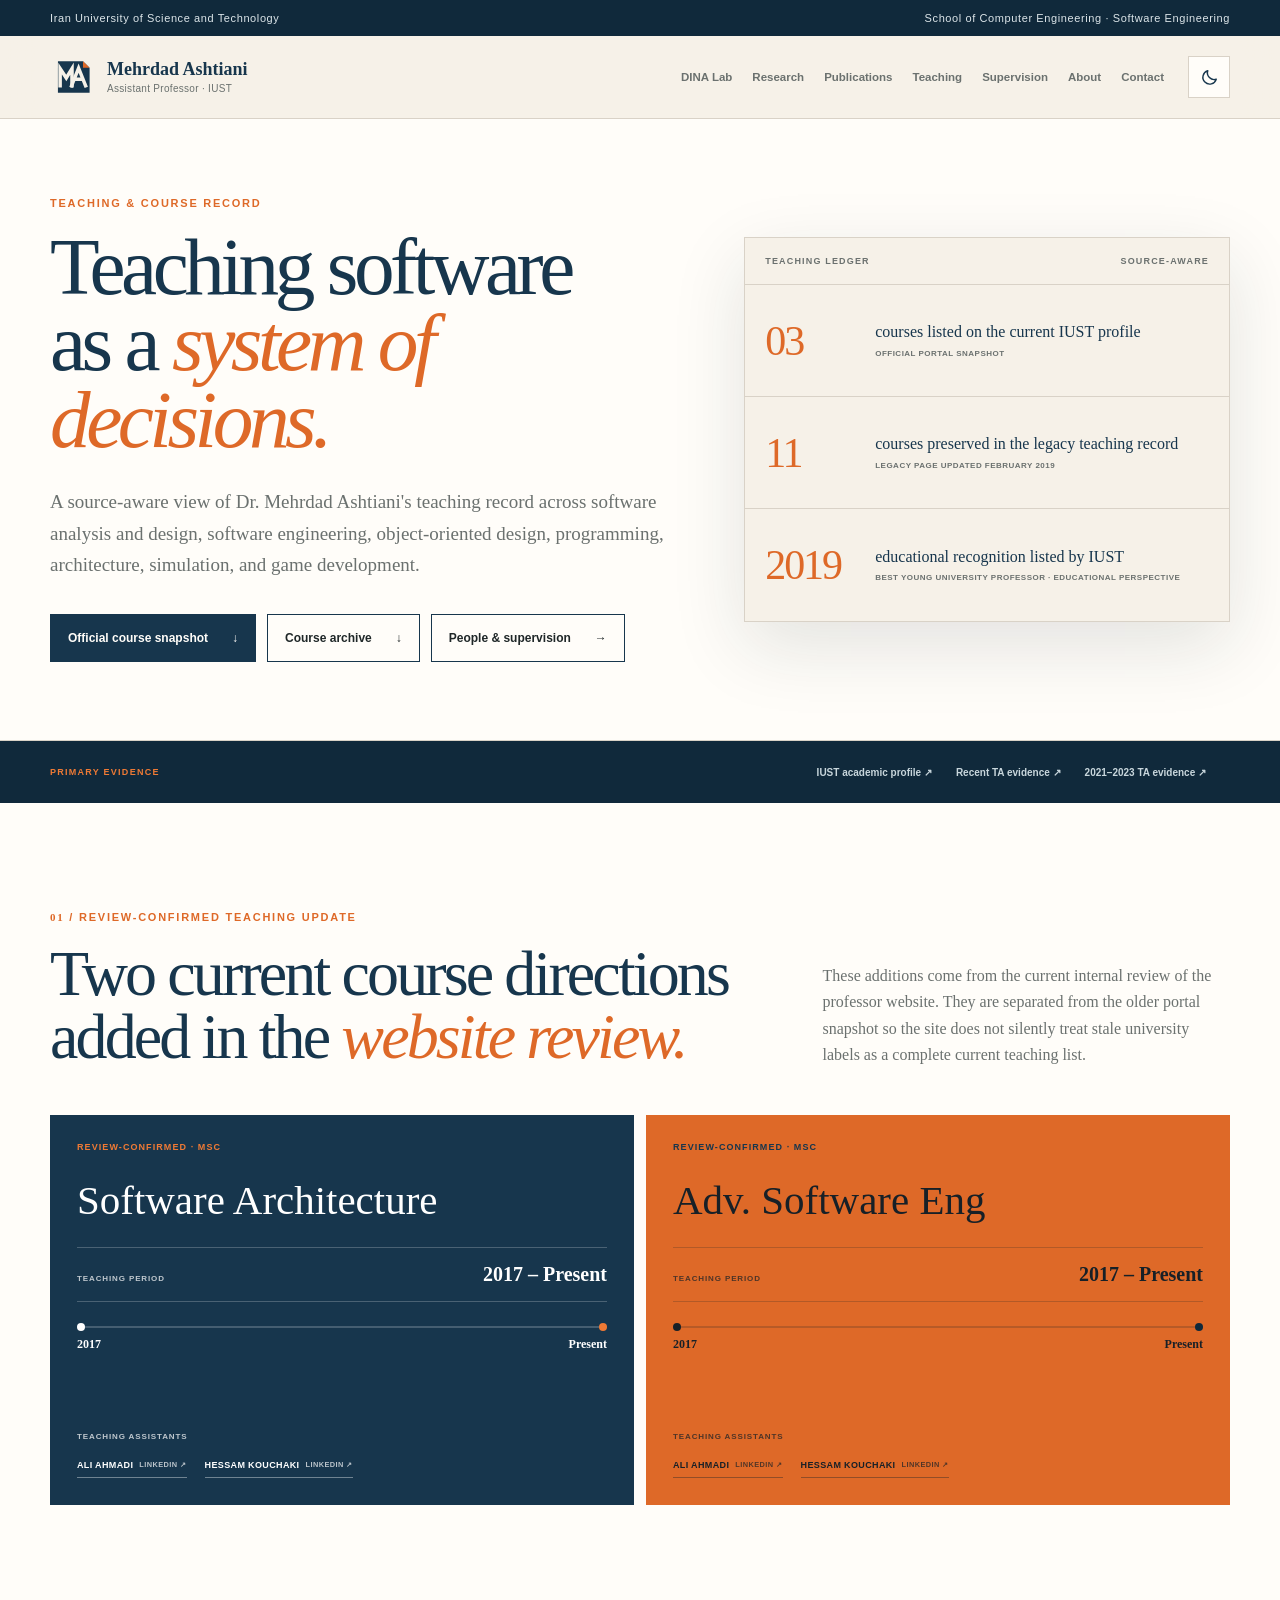
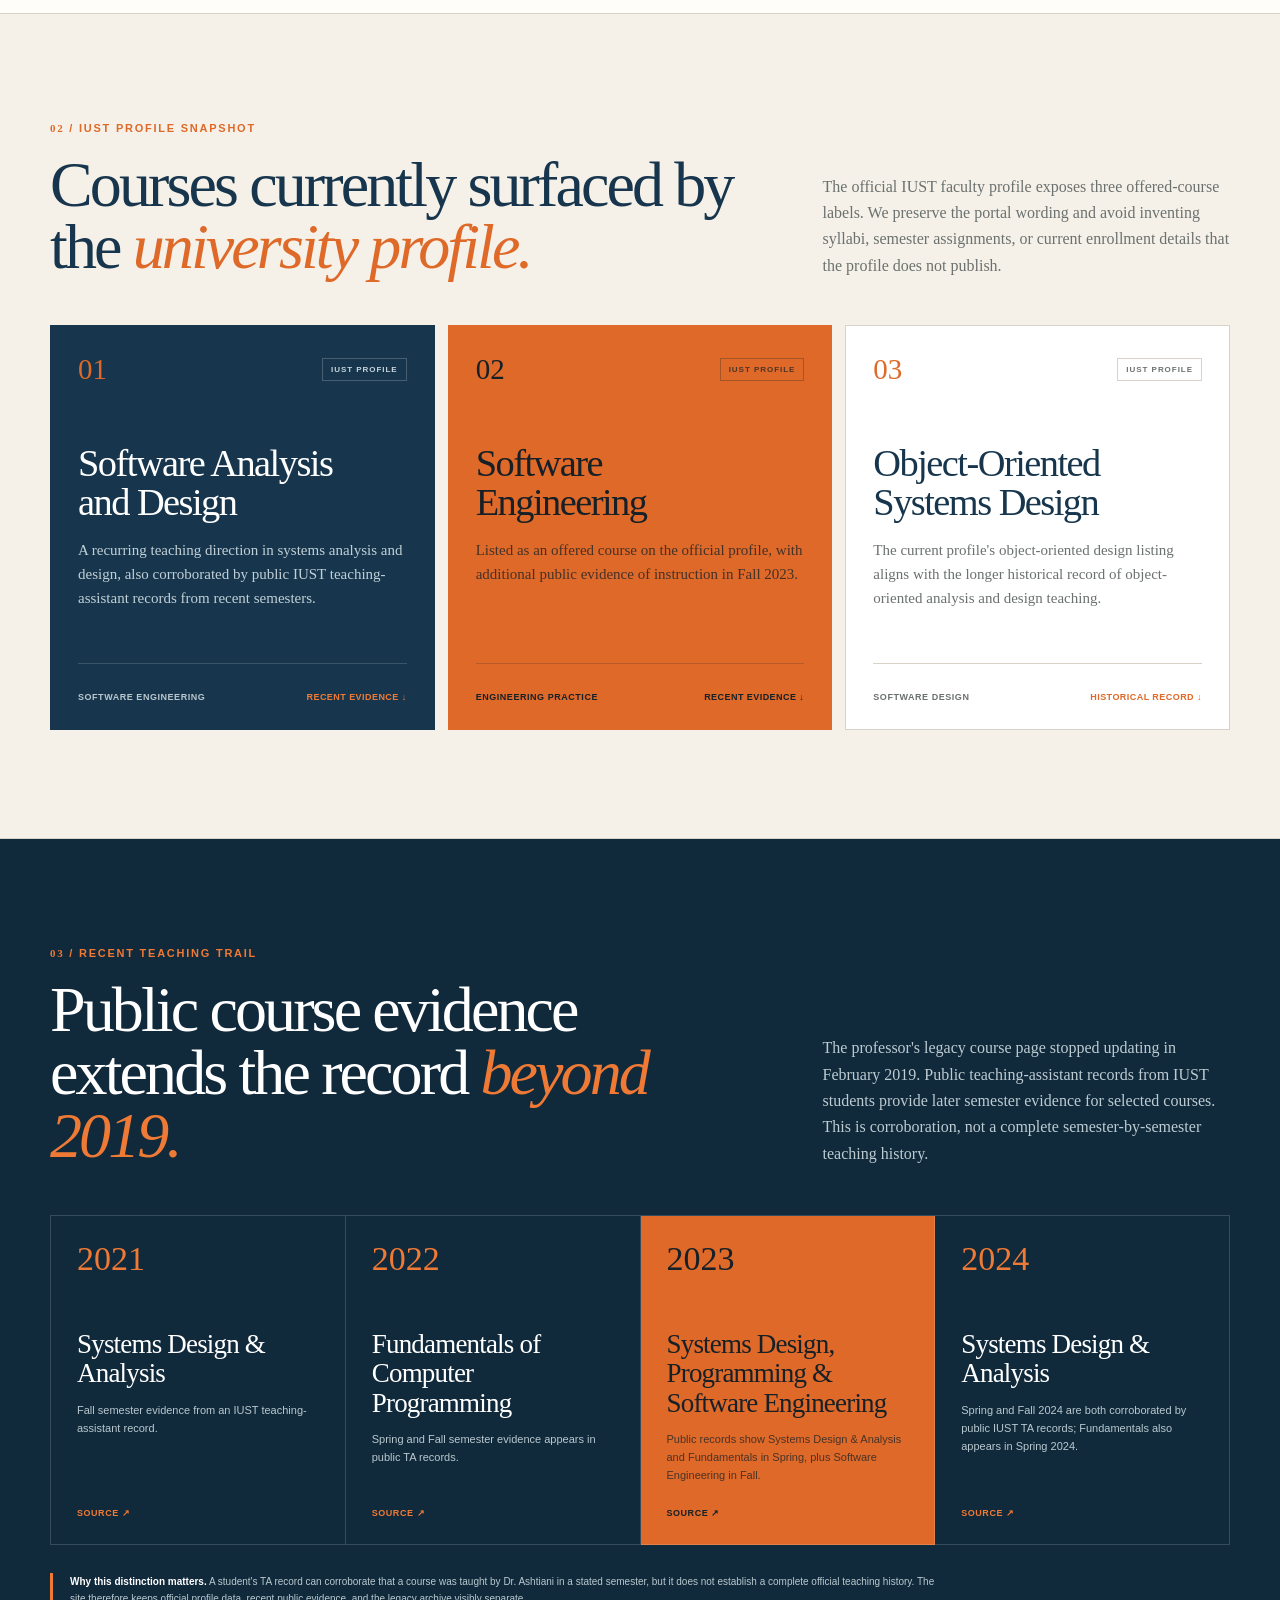
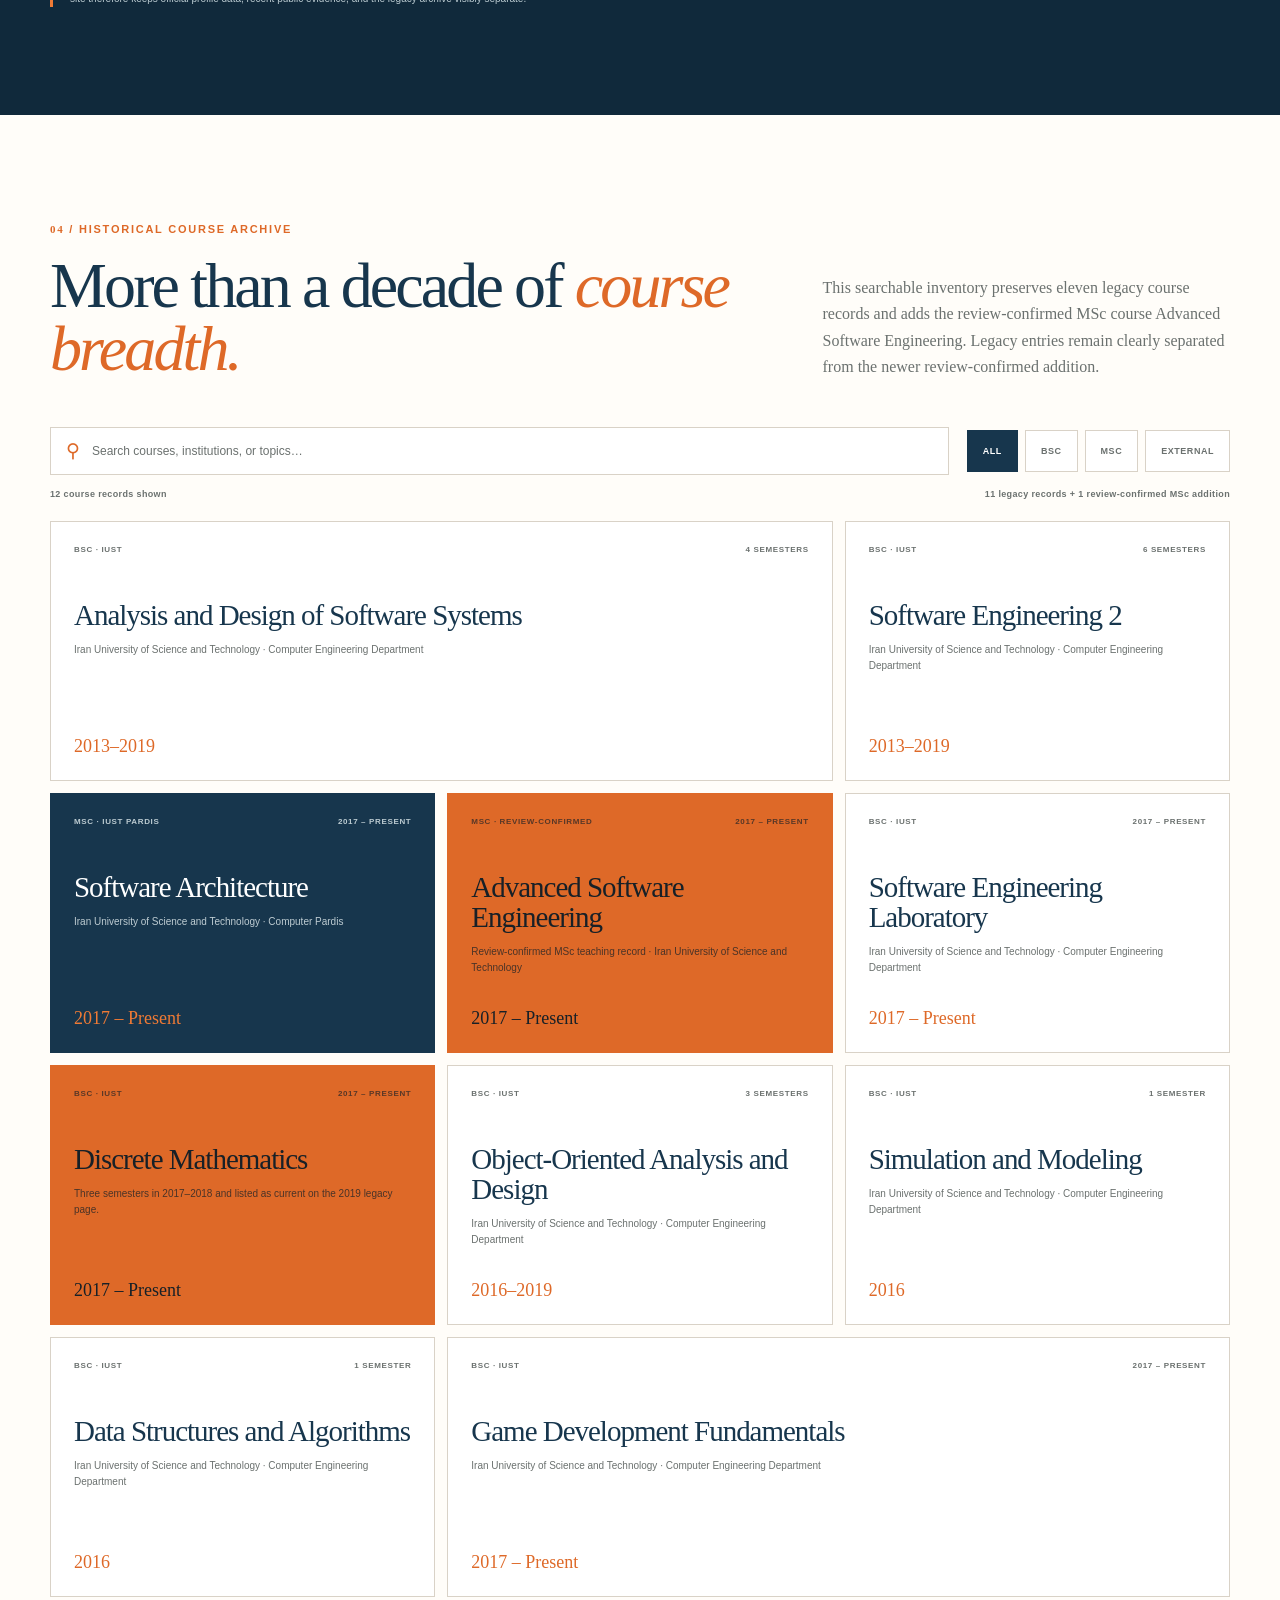
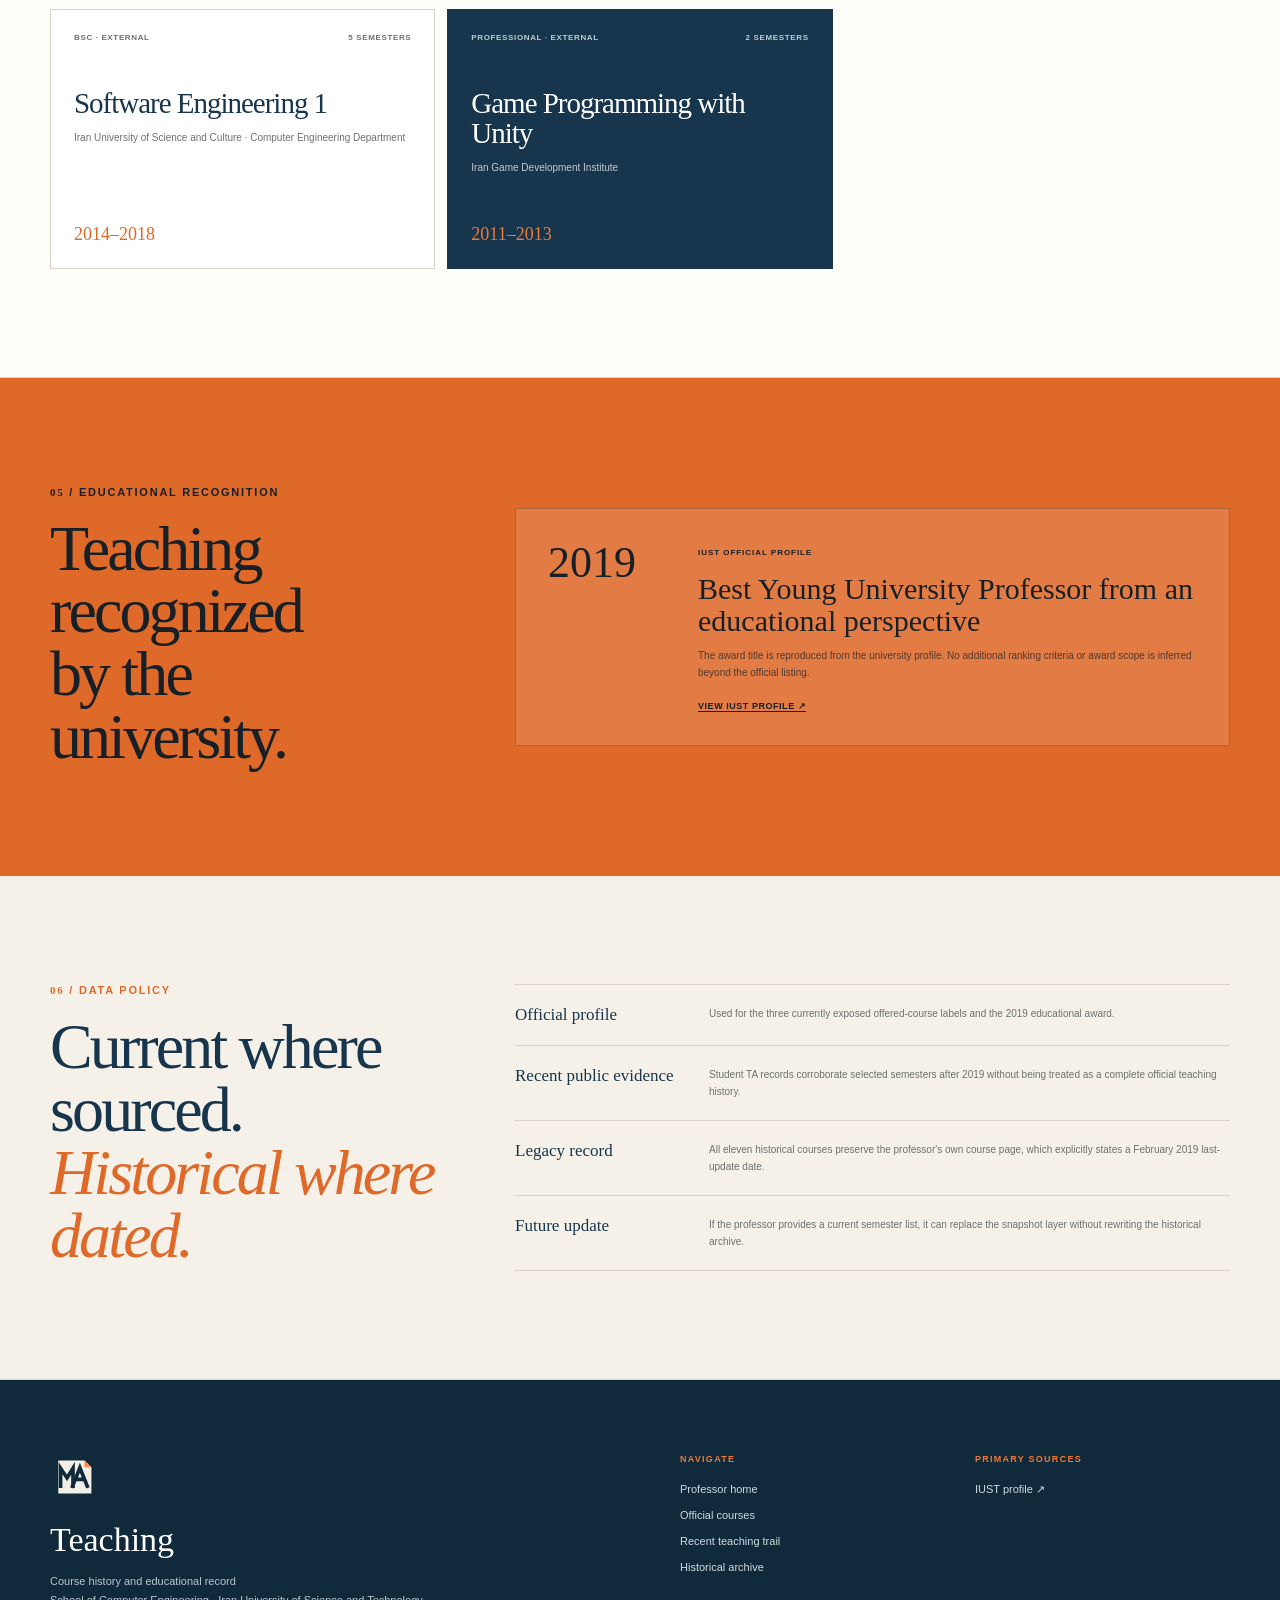
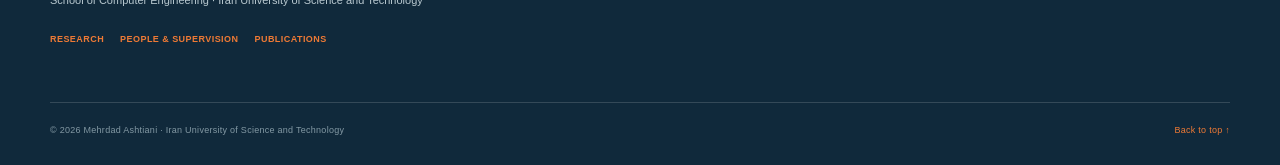
<file: teaching.html>
<!DOCTYPE html>

<html data-theme="light" lang="en">
<head>
<meta charset="utf-8"/>
<meta content="width=device-width, initial-scale=1" name="viewport"/>
<meta content="Teaching record of Dr. Mehrdad Ashtiani at Iran University of Science and Technology, including official offered courses, recent public teaching evidence, historical courses, and educational recognition." name="description"/>
<meta content="#17364d" name="theme-color"/>
<title>Teaching · Mehrdad Ashtiani</title>
<link href="assets/brand/ma-negative-space-static.svg" rel="icon" type="image/svg+xml"/>
<script>
    try {
      const saved = localStorage.getItem('ma-theme');
      document.documentElement.dataset.theme = saved === 'dark' ? 'dark' : 'light';
    } catch (_) {
      document.documentElement.dataset.theme = 'light';
    }
  </script>
<link href="assets/style.css" rel="stylesheet"/>
<link href="assets/teaching.css" rel="stylesheet"/>
</head>
<body id="top">
<a class="skip-link" href="#main">Skip to content</a>
<div class="university-bar">
<div class="shell university-bar__inner">
<span>Iran University of Science and Technology</span>
<span>School of Computer Engineering · Software Engineering</span>
</div>
</div>
<header class="site-header">
<div class="shell nav-shell">
<a aria-label="Mehrdad Ashtiani home" class="identity" href="index.html">
<span aria-hidden="true" class="identity-mark identity-mark--svg"><img alt="" aria-hidden="true" class="brand-logo brand-logo--animated" src="assets/brand/ma-negative-space-animated.svg"/></span>
<span class="identity-copy"><strong>Mehrdad Ashtiani</strong><small>Assistant Professor · IUST</small></span>
</a>
<nav aria-label="Primary navigation" class="desktop-nav"><a href="dina-lab.html">DINA Lab</a><a href="research.html">Research</a><a href="publications.html">Publications</a><a aria-current="page" class="nav-current" href="teaching.html">Teaching</a><a href="supervision.html">Supervision</a><a href="about.html">About</a><a href="contact.html">Contact</a></nav>
<div class="nav-actions">
<button aria-label="Switch to dark mode" class="theme-toggle" title="Switch to dark mode" type="button"></button>
<button aria-controls="mobile-nav" aria-expanded="false" aria-label="Open menu" class="menu-toggle" type="button"><svg aria-hidden="true" class="menu-icon menu-icon--hamburger" fill="none" viewBox="0 0 24 24"><path d="M4.5 6.5H19.5M4.5 12H19.5M4.5 17.5H19.5" stroke="currentColor" stroke-linecap="round" stroke-width="1.8"></path></svg></button>
</div>
</div>
<nav aria-label="Mobile navigation" class="mobile-nav shell" id="mobile-nav"><a href="dina-lab.html">DINA Lab</a><a href="research.html">Research</a><a href="publications.html">Publications</a><a aria-current="page" href="teaching.html">Teaching</a><a href="supervision.html">Supervision</a><a href="about.html">About</a><a href="contact.html">Contact</a></nav>
</header>
<main id="main">
<section class="teaching-hero section-rule">
<div class="shell teaching-hero-grid">
<div class="reveal">
<p class="eyebrow">Teaching &amp; course record</p>
<h1>Teaching software<br/>as a <em>system of decisions.</em></h1>
<p class="teaching-hero-lead">A source-aware view of Dr. Mehrdad Ashtiani's teaching record across software analysis and design, software engineering, object-oriented design, programming, architecture, simulation, and game development.</p>
<div class="teaching-hero-actions">
<a class="button button--primary" href="#official">Official course snapshot <span>↓</span></a>
<a class="button button--ghost" href="#archive">Course archive <span>↓</span></a>
<a class="button button--ghost" href="supervision.html">People &amp; supervision <span>→</span></a>
</div>
</div>
<aside aria-label="Teaching record overview" class="teaching-ledger reveal">
<div class="teaching-ledger__head"><span>Teaching ledger</span><span>Source-aware</span></div>
<div class="teaching-ledger__metric"><strong>03</strong><span>courses listed on the current IUST profile<small>Official portal snapshot</small></span></div>
<div class="teaching-ledger__metric"><strong>11</strong><span>courses preserved in the legacy teaching record<small>Legacy page updated February 2019</small></span></div>
<div class="teaching-ledger__metric"><strong>2019</strong><span>educational recognition listed by IUST<small>Best Young University Professor · educational perspective</small></span></div>
</aside>
</div>
</section>
<section class="teaching-source-strip">
<div class="shell teaching-source-grid">
<span>Primary evidence</span>
<a href="https://its.iust.ac.ir/profile/en/m_ashtiani" rel="noopener noreferrer" target="_blank">IUST academic profile ↗</a>

<a href="https://imahdighazavi.github.io/experience/" rel="noopener noreferrer" target="_blank">Recent TA evidence ↗</a>
<a href="https://danibazi9.github.io/" rel="noopener noreferrer" target="_blank">2021–2023 TA evidence ↗</a>
</div>
</section>
<section class="section teaching-review-update section-rule" id="review-update">
<div class="shell">
<div class="teaching-heading reveal">
<div>
<p class="eyebrow"><span class="numeric">01</span> / Review-confirmed teaching update</p>
<h2>Two current course directions added in the <em>website review.</em></h2>
</div>
<p>These additions come from the current internal review of the professor website. They are separated from the older portal snapshot so the site does not silently treat stale university labels as a complete current teaching list.</p>
</div>
<div class="review-course-grid reveal"><article class="review-course review-course--navy"><span class="review-course-kicker">Review-confirmed · MSc</span><h3>Software Architecture</h3><div class="review-course-period"><small>Teaching period</small><strong>2017 – Present</strong></div><div aria-label="Teaching timeline from 2017 to present" class="course-mini-timeline"><span></span><div><b>2017</b><b>Present</b></div></div><div class="course-ta-area"><small>Teaching assistants</small><div class="course-ta-row"><a aria-label="Ali Ahmadi on LinkedIn" href="https://www.linkedin.com/in/ali-ahmadi-79ah/" rel="noopener noreferrer" target="_blank">Ali Ahmadi <span>LinkedIn ↗</span></a><a aria-label="Hessam Kouchaki on LinkedIn" href="https://www.linkedin.com/in/hessam-koucheki-8818b8207/" rel="noopener noreferrer" target="_blank">Hessam Kouchaki <span>LinkedIn ↗</span></a></div></div></article><article class="review-course review-course--orange"><span class="review-course-kicker">Review-confirmed · MSc</span><h3>Adv. Software Eng</h3><div class="review-course-period"><small>Teaching period</small><strong>2017 – Present</strong></div><div aria-label="Teaching timeline from 2017 to present" class="course-mini-timeline"><span></span><div><b>2017</b><b>Present</b></div></div><div class="course-ta-area"><small>Teaching assistants</small><div class="course-ta-row"><a aria-label="Ali Ahmadi on LinkedIn" href="https://www.linkedin.com/in/ali-ahmadi-79ah/" rel="noopener noreferrer" target="_blank">Ali Ahmadi <span>LinkedIn ↗</span></a><a aria-label="Hessam Kouchaki on LinkedIn" href="https://www.linkedin.com/in/hessam-koucheki-8818b8207/" rel="noopener noreferrer" target="_blank">Hessam Kouchaki <span>LinkedIn ↗</span></a></div></div></article></div>
</div>
</section>
<section class="section official-teaching section-rule" id="official">
<div class="shell">
<div class="teaching-heading reveal">
<div>
<p class="eyebrow"><span class="numeric">02</span> / IUST profile snapshot</p>
<h2>Courses currently surfaced by the <em>university profile.</em></h2>
</div>
<p>The official IUST faculty profile exposes three offered-course labels. We preserve the portal wording and avoid inventing syllabi, semester assignments, or current enrollment details that the profile does not publish.</p>
</div>
<div class="official-course-grid reveal">
<article class="official-course official-course--dark">
<div class="course-card-top"><span class="course-index">01</span><span class="course-source">IUST profile</span></div>
<h3>Software Analysis<br/>and Design</h3>
<p>A recurring teaching direction in systems analysis and design, also corroborated by public IUST teaching-assistant records from recent semesters.</p>
<div class="course-card-foot"><span>Software engineering</span><a href="#recent">Recent evidence ↓</a></div>
</article>
<article class="official-course official-course--accent">
<div class="course-card-top"><span class="course-index">02</span><span class="course-source">IUST profile</span></div>
<h3>Software<br/>Engineering</h3>
<p>Listed as an offered course on the official profile, with additional public evidence of instruction in Fall 2023.</p>
<div class="course-card-foot"><span>Engineering practice</span><a href="#recent">Recent evidence ↓</a></div>
</article>
<article class="official-course">
<div class="course-card-top"><span class="course-index">03</span><span class="course-source">IUST profile</span></div>
<h3>Object-Oriented<br/>Systems Design</h3>
<p>The current profile's object-oriented design listing aligns with the longer historical record of object-oriented analysis and design teaching.</p>
<div class="course-card-foot"><span>Software design</span><a href="#archive">Historical record ↓</a></div>
</article>
</div>
</div>
</section>
<section class="section recent-teaching" id="recent">
<div class="shell">
<div class="recent-heading reveal">
<div>
<p class="eyebrow eyebrow--light"><span class="numeric">03</span> / Recent teaching trail</p>
<h2>Public course evidence extends the record <em>beyond 2019.</em></h2>
</div>
<p>The professor's legacy course page stopped updating in February 2019. Public teaching-assistant records from IUST students provide later semester evidence for selected courses. This is corroboration, not a complete semester-by-semester teaching history.</p>
</div>
<div aria-label="Recent publicly traceable teaching semesters" class="semester-track reveal">
<article class="semester-card">
<span class="semester-year">2021</span>
<h3>Systems Design &amp; Analysis</h3>
<p>Fall semester evidence from an IUST teaching-assistant record.</p>
<a href="https://danibazi9.github.io/" rel="noopener noreferrer" target="_blank">Source ↗</a>
</article>
<article class="semester-card">
<span class="semester-year">2022</span>
<h3>Fundamentals of Computer Programming</h3>
<p>Spring and Fall semester evidence appears in public TA records.</p>
<a href="https://danibazi9.github.io/" rel="noopener noreferrer" target="_blank">Source ↗</a>
</article>
<article class="semester-card semester-card--accent">
<span class="semester-year">2023</span>
<h3>Systems Design, Programming &amp; Software Engineering</h3>
<p>Public records show Systems Design &amp; Analysis and Fundamentals in Spring, plus Software Engineering in Fall.</p>
<a href="https://imahdighazavi.github.io/experience/" rel="noopener noreferrer" target="_blank">Source ↗</a>
</article>
<article class="semester-card">
<span class="semester-year">2024</span>
<h3>Systems Design &amp; Analysis</h3>
<p>Spring and Fall 2024 are both corroborated by public IUST TA records; Fundamentals also appears in Spring 2024.</p>
<a href="https://imahdighazavi.github.io/experience/" rel="noopener noreferrer" target="_blank">Source ↗</a>
</article>
</div>
<p class="recent-note reveal"><strong>Why this distinction matters.</strong> A student's TA record can corroborate that a course was taught by Dr. Ashtiani in a stated semester, but it does not establish a complete official teaching history. The site therefore keeps official profile data, recent public evidence, and the legacy archive visibly separate.</p>
</div>
</section>
<section class="section archive-section section-rule" id="archive">
<div class="shell">
<div class="teaching-heading reveal">
<div>
<p class="eyebrow"><span class="numeric">04</span> / Historical course archive</p>
<h2>More than a decade of <em>course breadth.</em></h2>
</div>
<p>This searchable inventory preserves eleven legacy course records and adds the review-confirmed MSc course Advanced Software Engineering. Legacy entries remain clearly separated from the newer review-confirmed addition.</p>
</div>
<div class="course-toolbar reveal">
<label class="course-search" for="course-search"><span aria-hidden="true">⚲</span><input autocomplete="off" id="course-search" placeholder="Search courses, institutions, or topics…" type="search"/></label>
<div aria-label="Filter historical courses" class="course-filters" role="group">
<button aria-pressed="true" class="course-filter is-active" data-filter="all" type="button">All</button>
<button aria-pressed="false" class="course-filter" data-filter="bsc" type="button">BSc</button>
<button aria-pressed="false" class="course-filter" data-filter="msc" type="button">MSc</button>
<button aria-pressed="false" class="course-filter" data-filter="external" type="button">External</button>
</div>
</div>
<div class="course-status reveal"><span id="course-count">12 course records shown</span><span>11 legacy records + 1 review-confirmed MSc addition</span></div>
<div class="historical-course-grid reveal" id="historical-course-grid">
<article class="history-course history-course--wide" data-level="bsc" data-scope="iust"><div class="history-course-top"><span>BSc · IUST</span><span>4 semesters</span></div><h3>Analysis and Design of Software Systems</h3><p>Iran University of Science and Technology · Computer Engineering Department</p><div class="history-period">2013–2019</div></article>
<article class="history-course" data-level="bsc" data-scope="iust"><div class="history-course-top"><span>BSc · IUST</span><span>6 semesters</span></div><h3>Software Engineering 2</h3><p>Iran University of Science and Technology · Computer Engineering Department</p><div class="history-period">2013–2019</div></article>
<article class="history-course history-course--dark" data-level="msc" data-scope="iust"><div class="history-course-top"><span>MSc · IUST Pardis</span><span>2017 – Present</span></div><h3>Software Architecture</h3><p>Iran University of Science and Technology · Computer Pardis</p><div class="history-period">2017 – Present</div></article><article class="history-course history-course--accent" data-level="msc" data-scope="iust"><div class="history-course-top"><span>MSc · Review-confirmed</span><span>2017 – Present</span></div><h3>Advanced Software Engineering</h3><p>Review-confirmed MSc teaching record · Iran University of Science and Technology</p><div class="history-period">2017 – Present</div></article>
<article class="history-course" data-level="bsc" data-scope="iust"><div class="history-course-top"><span>BSc · IUST</span><span>2017 – Present</span></div><h3>Software Engineering Laboratory</h3><p>Iran University of Science and Technology · Computer Engineering Department</p><div class="history-period">2017 – Present</div></article>
<article class="history-course history-course--accent" data-level="bsc" data-scope="iust"><div class="history-course-top"><span>BSc · IUST</span><span>2017 – Present</span></div><h3>Discrete Mathematics</h3><p>Three semesters in 2017–2018 and listed as current on the 2019 legacy page.</p><div class="history-period">2017 – Present</div></article>
<article class="history-course" data-level="bsc" data-scope="iust"><div class="history-course-top"><span>BSc · IUST</span><span>3 semesters</span></div><h3>Object-Oriented Analysis and Design</h3><p>Iran University of Science and Technology · Computer Engineering Department</p><div class="history-period">2016–2019</div></article>
<article class="history-course" data-level="bsc" data-scope="iust"><div class="history-course-top"><span>BSc · IUST</span><span>1 semester</span></div><h3>Simulation and Modeling</h3><p>Iran University of Science and Technology · Computer Engineering Department</p><div class="history-period">2016</div></article>
<article class="history-course" data-level="bsc" data-scope="iust"><div class="history-course-top"><span>BSc · IUST</span><span>1 semester</span></div><h3>Data Structures and Algorithms</h3><p>Iran University of Science and Technology · Computer Engineering Department</p><div class="history-period">2016</div></article>
<article class="history-course history-course--wide" data-level="bsc" data-scope="iust"><div class="history-course-top"><span>BSc · IUST</span><span>2017 – Present</span></div><h3>Game Development Fundamentals</h3><p>Iran University of Science and Technology · Computer Engineering Department</p><div class="history-period">2017 – Present</div></article>
<article class="history-course" data-level="bsc" data-scope="external"><div class="history-course-top"><span>BSc · External</span><span>5 semesters</span></div><h3>Software Engineering 1</h3><p>Iran University of Science and Culture · Computer Engineering Department</p><div class="history-period">2014–2018</div></article>
<article class="history-course history-course--dark" data-level="external" data-scope="external"><div class="history-course-top"><span>Professional · External</span><span>2 semesters</span></div><h3>Game Programming with Unity</h3><p>Iran Game Development Institute</p><div class="history-period">2011–2013</div></article>
</div>
<p class="course-empty" id="course-empty">No historical course matches this search.</p>
</div>
</section>
<section class="section recognition-section">
<div class="shell recognition-grid reveal">
<div>
<p class="eyebrow" style="color:#172027"><span class="numeric">05</span> / Educational recognition</p>
<h2>Teaching recognized<br/>by the university.</h2>
</div>
<div class="recognition-card">
<span class="recognition-year">2019</span>
<div>
<small>IUST official profile</small>
<h3>Best Young University Professor from an educational perspective</h3>
<p>The award title is reproduced from the university profile. No additional ranking criteria or award scope is inferred beyond the official listing.</p>
<a href="https://its.iust.ac.ir/profile/en/m_ashtiani" rel="noopener noreferrer" target="_blank">View IUST profile ↗</a>
</div>
</div>
</div>
</section>
<section class="section teaching-policy section-rule">
<div class="shell teaching-policy-grid reveal">
<div>
<p class="eyebrow"><span class="numeric">06</span> / Data policy</p>
<h2>Current where sourced.<br/><em>Historical where dated.</em></h2>
</div>
<div class="teaching-policy-list">
<div><strong>Official profile</strong><p>Used for the three currently exposed offered-course labels and the 2019 educational award.</p></div>
<div><strong>Recent public evidence</strong><p>Student TA records corroborate selected semesters after 2019 without being treated as a complete official teaching history.</p></div>
<div><strong>Legacy record</strong><p>All eleven historical courses preserve the professor's own course page, which explicitly states a February 2019 last-update date.</p></div>
<div><strong>Future update</strong><p>If the professor provides a current semester list, it can replace the snapshot layer without rewriting the historical archive.</p></div>
</div>
</div>
</section>
</main>
<footer class="footer" id="contact">
<div class="shell footer-grid">
<div class="footer-main">
<span aria-hidden="true" class="footer-mark footer-mark--svg"><img alt="" aria-hidden="true" class="brand-logo brand-logo--static" src="assets/brand/ma-negative-space-static.svg"/></span>
<h2>Teaching</h2>
<p>Course history and educational record<br/>School of Computer Engineering · Iran University of Science and Technology</p>
<div class="teaching-footer-links"><a href="research.html">Research</a><a href="supervision.html">People &amp; Supervision</a><a href="publications.html">Publications</a></div>
</div>
<div class="footer-links">
<div>
<small>Navigate</small>
<a href="index.html">Professor home</a>
<a href="#official">Official courses</a>
<a href="#recent">Recent teaching trail</a>
<a href="#archive">Historical archive</a>
</div>
<div>
<small>Primary sources</small>
<a href="https://its.iust.ac.ir/profile/en/m_ashtiani" rel="noopener noreferrer" target="_blank">IUST profile ↗</a>

</div>
</div>
</div>
<div class="shell footer-bottom">
<span>© 2026 Mehrdad Ashtiani · Iran University of Science and Technology</span>
<a href="#top">Back to top ↑</a>
</div>
</footer>
<script src="assets/site.js"></script>
<script src="assets/teaching.js"></script>
</body>
</html>
</file>
<file: assets/style.css>
:root {
  --navy: #17364d;
  --navy-deep: #10293b;
  --orange: #de6928;
  --orange-bright: #ef7a35;
  --cream: #f6f1e8;
  --paper: #fffdf9;
  --surface: #ffffff;
  --ink: #1f2728;
  --muted: #6b716f;
  --line: #d9d2c7;
  --soft-line: #e8e1d7;
  --navy-text: #17364d;
  --shadow: 0 24px 70px rgba(25, 38, 43, .12);
  --serif: "Iowan Old Style", "Palatino Linotype", "Book Antiqua", Georgia, "Times New Roman", serif;
  --sans: Inter, ui-sans-serif, -apple-system, BlinkMacSystemFont, "Segoe UI", Helvetica, Arial, sans-serif;
  --numeric: var(--serif);
  --scrollbar-track: #ece5da;
  --scrollbar-thumb: #8f9aa0;
  --scrollbar-thumb-hover: #de6928;
  --dina-core-bg: #f6f1e8;
  --dina-core-title: #10293b;
  --dina-core-accent: #de6928;
  color-scheme: light;
}

html[data-theme="dark"] {
  --navy: #151f27;
  --navy-deep: #0e151b;
  --orange: #ff7025;
  --orange-bright: #ff8648;
  --cream: #151514;
  --paper: #191a19;
  --surface: #202220;
  --ink: #f3efe7;
  --muted: #aaa8a1;
  --line: #383a37;
  --soft-line: #30322f;
  --navy-text: #f3efe7;
  --shadow: 0 28px 80px rgba(0, 0, 0, .34);
  --scrollbar-track: #11181d;
  --scrollbar-thumb: #59646a;
  --scrollbar-thumb-hover: #ff7025;
  --dina-core-bg: #f4eee5;
  --dina-core-title: #10293b;
  --dina-core-accent: #a9400c;
  color-scheme: dark;
}

* { box-sizing: border-box; }
html { scroll-behavior: smooth; scroll-padding-top: 86px; scrollbar-width: thin; scrollbar-color: var(--scrollbar-thumb) var(--scrollbar-track); }
:target { scroll-margin-top: 96px; }
html::-webkit-scrollbar { width: 10px; height: 10px; }
html::-webkit-scrollbar-track { background: var(--scrollbar-track); }
html::-webkit-scrollbar-thumb { background: var(--scrollbar-thumb); border: 2px solid var(--scrollbar-track); border-radius: 999px; }
html::-webkit-scrollbar-thumb:hover { background: var(--scrollbar-thumb-hover); }
body { margin: 0; background: var(--cream); color: var(--ink); font-family: var(--sans); -webkit-font-smoothing: antialiased; }
a { color: inherit; text-decoration: none; }
button { color: inherit; font: inherit; }
img { display: block; max-width: 100%; }
::selection { background: var(--orange); color: white; }

:where(a, button, input, select, textarea):focus-visible {
  outline: 2px solid var(--paper);
  outline-offset: 2px;
  box-shadow: 0 0 0 4px var(--orange);
}

.shell { width: min(1180px, calc(100% - 48px)); margin-inline: auto; }
.section { padding: 108px 0; }
.section-rule { border-bottom: 1px solid var(--line); }
.skip-link { position: fixed; left: 18px; top: -80px; z-index: 9999; padding: 12px 16px; background: var(--orange); color: #fff; border-radius: 4px; transition: top .2s ease; }
.skip-link:focus { top: 18px; }

.university-bar { background: var(--navy-deep); color: #dce5e9; font-size: 11px; letter-spacing: .055em; }
.university-bar__inner { min-height: 36px; display: flex; justify-content: space-between; align-items: center; gap: 24px; }

.site-header { position: sticky; top: 0; z-index: 90; background: color-mix(in srgb, var(--cream) 92%, transparent); border-bottom: 1px solid var(--line); backdrop-filter: blur(18px); }
.nav-shell { height: 82px; display: flex; align-items: center; justify-content: space-between; gap: 24px; }
.identity { display: flex; align-items: center; gap: 13px; min-width: max-content; }
.identity-mark { display: grid; place-items: center; width: 44px; height: 44px; background: var(--orange); color: #fff; font-family: var(--serif); font-weight: 700; letter-spacing: -.05em; }
.identity-copy strong { display: block; font-family: var(--serif); font-size: 18px; line-height: 1; color: var(--navy-text); }
.identity-copy small { display: block; margin-top: 5px; color: var(--muted); font-size: 10px; letter-spacing: .03em; }
.desktop-nav { display: flex; align-items: center; gap: 30px; margin-left: auto; }
.desktop-nav a { position: relative; font-size: 12px; font-weight: 700; color: var(--muted); }
.desktop-nav a::after { content: ""; position: absolute; left: 0; right: 100%; bottom: -8px; height: 2px; background: var(--orange); transition: right .25s ease; }
.desktop-nav a:hover { color: var(--ink); }
.desktop-nav a:hover::after { right: 0; }
.nav-actions { display: flex; align-items: center; gap: 9px; }
.theme-toggle, .menu-toggle { width: 42px; height: 42px; border: 1px solid var(--line); background: var(--paper); display: grid; place-items: center; cursor: pointer; transition: transform .2s ease, border-color .2s ease; }
.theme-toggle:hover, .menu-toggle:hover { transform: translateY(-2px); border-color: var(--orange); }
.theme-toggle { position: relative; overflow: hidden; }
.menu-toggle { display: none; padding: 0 11px; align-content: center; gap: 6px; }
.menu-toggle span { display: block; height: 1px; background: currentColor; }
.mobile-nav { display: none; }

.hero { background: var(--paper); overflow: hidden; }
.hero-grid { display: grid; grid-template-columns: minmax(0, 1.35fr) minmax(320px, .65fr); gap: 82px; align-items: center; padding-top: 76px; padding-bottom: 76px; }
.eyebrow { margin: 0 0 20px; color: var(--orange); font-size: 11px; font-weight: 800; letter-spacing: .16em; text-transform: uppercase; }
.hero h1 { max-width: 790px; margin: 0; font-family: var(--serif); font-size: clamp(54px, 6.4vw, 88px); font-weight: 500; line-height: .94; letter-spacing: -.052em; color: var(--navy-text); }
.hero h1 em { color: var(--orange); font-weight: 500; font-style: italic; }
.hero-lead { max-width: 720px; margin: 28px 0 0; color: var(--muted); font-family: var(--serif); font-size: 19px; line-height: 1.65; }
.hero-actions { display: flex; flex-wrap: wrap; gap: 11px; margin-top: 33px; }
.button { display: inline-flex; align-items: center; gap: 24px; min-height: 48px; padding: 0 17px; border: 1px solid var(--navy-text); font-size: 12px; font-weight: 800; transition: transform .2s ease, background .2s ease, color .2s ease; }
.button:hover { transform: translateY(-2px); }
.button--primary { background: var(--navy-text); color: var(--paper); }
html[data-theme="dark"] .button--primary { background: var(--orange); border-color: var(--orange); color: #141414; }
.button--ghost:hover { background: var(--surface); }
.hero-meta { display: flex; align-items: flex-start; gap: 15px; margin-top: 50px; color: var(--muted); font-size: 11px; line-height: 1.65; letter-spacing: .02em; }
.hero-meta p { margin: 0; }
.hero-meta strong { color: var(--ink); }
.meta-rule { width: 42px; height: 1px; margin-top: 8px; background: var(--orange); flex: 0 0 auto; }

.portrait-column { align-self: center; justify-self: end; width: min(100%, 410px); display: flex; justify-content: center; }
.portrait-frame { position: relative; width: 100%; aspect-ratio: 1; background: var(--navy); box-shadow: var(--shadow); isolation: isolate; }
.portrait-frame::before { content: ""; position: absolute; z-index: -1; width: 38%; aspect-ratio: 1; right: -18px; top: -18px; background: var(--orange); }
.portrait-frame::after { content: ""; position: absolute; z-index: -1; width: 44%; height: 44%; left: -18px; bottom: -18px; border-left: 1px solid var(--navy-text); border-bottom: 1px solid var(--navy-text); opacity: .45; }
.portrait-frame img { width: 100%; height: 100%; object-fit: cover; object-position: center center; filter: saturate(.94) contrast(1.02); }

.stats { background: var(--navy-deep); color: #fff; }
.stats-grid { display: grid; grid-template-columns: repeat(4, 1fr); }
.stats-grid > div { min-height: 128px; padding: 25px 28px; border-right: 1px solid rgba(255,255,255,.15); display: flex; flex-direction: column; justify-content: center; }
.stats-grid > div:last-child { border-right: 0; }
.stats strong { font-family: var(--serif); font-size: 37px; font-weight: 500; color: var(--orange-bright); line-height: 1; }
.stats span { margin-top: 9px; color: #c6d2d8; font-size: 10px; letter-spacing: .045em; }

.section-intro { display: grid; grid-template-columns: 1.35fr .65fr; gap: 90px; align-items: end; margin-bottom: 44px; }
.section-intro h2, .about-heading h2 { margin: 0; color: var(--navy-text); font-family: var(--serif); font-size: clamp(42px, 5vw, 66px); font-weight: 500; line-height: .98; letter-spacing: -.042em; }
.section-intro > p { margin: 0; color: var(--muted); font-family: var(--serif); font-size: 16px; line-height: 1.65; }

.research-grid { display: grid; grid-template-columns: repeat(4, minmax(0, 1fr)); grid-auto-rows: minmax(225px, auto); gap: 12px; }
.research-card { position: relative; overflow: hidden; display: flex; flex-direction: column; justify-content: space-between; min-height: 225px; padding: 24px; background: var(--surface); border: 1px solid var(--line); transition: transform .25s ease, box-shadow .25s ease, border-color .25s ease; }
.research-card::after { content: ""; position: absolute; width: 86px; height: 86px; border: 1px solid currentColor; border-radius: 50%; right: -48px; bottom: -48px; opacity: .08; }
.research-card:hover { transform: translateY(-4px); border-color: color-mix(in srgb, var(--orange) 60%, var(--line)); box-shadow: var(--shadow); }
.research-card--feature { grid-column: span 2; grid-row: span 2; background: var(--navy); color: white; border-color: var(--navy); padding: 30px; }
.research-card--orange { background: var(--orange); color: #171a1c; border-color: var(--orange); }
.research-card--span-2 { grid-column: span 2; }
.research-card--tint { background: color-mix(in srgb, var(--orange) 8%, var(--surface)); }
.research-card--navy-soft { background: color-mix(in srgb, var(--navy) 8%, var(--surface)); }
.research-card__top { display: flex; justify-content: space-between; gap: 20px; font-size: 10px; font-weight: 900; letter-spacing: .12em; color: var(--orange); }
.research-card--orange .research-card__top { color: #172027; }
.research-arrow { font-size: 18px; font-weight: 400; }
.card-kicker { margin: 0 0 12px; color: var(--muted); font-size: 9px; font-weight: 800; letter-spacing: .12em; text-transform: uppercase; }
.research-card--feature .card-kicker { color: #b9cbd5; }
.research-card--orange .card-kicker { color: rgba(23, 26, 28, .7); }
.research-card h3 { margin: 0 0 13px; color: var(--navy-text); font-family: var(--serif); font-size: clamp(24px, 2.5vw, 34px); font-weight: 500; line-height: 1.03; letter-spacing: -.035em; }
.research-card--feature h3 { max-width: 620px; font-size: clamp(38px, 4.5vw, 61px); }
.research-card--feature h3, .research-card--feature p { color: #fff; }
.research-card--orange h3, .research-card--orange p { color: #171a1c; }
.research-card > div:last-child > p:last-child { max-width: 520px; margin: 0; color: var(--muted); font-size: 11px; line-height: 1.6; }
.research-card--feature > div:last-child > p:last-child { max-width: 610px; color: #c9d5da; font-size: 13px; }
.research-card--orange > div:last-child > p:last-child { color: rgba(23, 26, 28, .76); }

.industrial-section { padding: 88px 0; background: var(--paper); border-top: 1px solid var(--line); border-bottom: 1px solid var(--line); }
.industrial-grid { display: grid; grid-template-columns: .78fr 1.22fr; gap: 84px; align-items: start; }
.industrial-heading h2 { max-width: 480px; margin: 0; color: var(--navy-text); font-family: var(--serif); font-size: clamp(38px, 4.4vw, 58px); font-weight: 500; line-height: .99; letter-spacing: -.04em; }
.industrial-heading > p:last-child { max-width: 470px; margin: 23px 0 0; color: var(--muted); font-family: var(--serif); font-size: 16px; line-height: 1.65; }
.industrial-list { border-top: 1px solid var(--line); }
.industrial-item { display: grid; grid-template-columns: 52px minmax(0, 1fr) 28px; gap: 18px; align-items: center; min-height: 104px; padding: 18px 6px; border-bottom: 1px solid var(--line); transition: padding .22s ease, background .22s ease; }
.industrial-item:hover { padding-left: 18px; padding-right: 18px; background: var(--surface); }
.industrial-item span { color: var(--orange); font-size: 10px; font-weight: 900; letter-spacing: .1em; }
.industrial-item h3 { margin: 0; color: var(--navy-text); font-family: var(--serif); font-size: clamp(20px, 2.2vw, 29px); font-weight: 500; line-height: 1.15; letter-spacing: -.02em; }
.industrial-item i { color: var(--orange); font-size: 19px; font-style: normal; text-align: right; }
.industrial-item--accent { position: relative; }
.industrial-item--accent::before { content: ""; position: absolute; left: -1px; top: 22%; bottom: 22%; width: 3px; background: var(--orange); }

.dina-section { position: relative; overflow: hidden; background: var(--navy-deep); color: #fff; padding: 104px 0; }
.dina-section::before { content: ""; position: absolute; width: 540px; height: 540px; border: 1px solid rgba(255,255,255,.08); border-radius: 50%; left: -220px; bottom: -320px; }
.dina-grid { display: grid; grid-template-columns: 1fr 1fr; gap: 86px; align-items: center; }
.eyebrow--light { color: var(--orange-bright); }
.dina-title-row { display: flex; gap: 20px; align-items: center; flex-wrap: wrap; }
.dina-copy h2 { margin: 0; font-family: var(--serif); font-size: clamp(58px, 7vw, 94px); font-weight: 500; line-height: .9; letter-spacing: -.05em; }
.lab-badge { padding: 9px 12px; border: 1px solid rgba(255,255,255,.24); color: #d2dde1; font-size: 9px; font-weight: 700; letter-spacing: .08em; text-transform: uppercase; }
.dina-lead { max-width: 620px; margin: 28px 0 31px; color: #bdcbd2; font-family: var(--serif); font-size: 18px; line-height: 1.6; }
.text-link { display: inline-flex; align-items: center; gap: 28px; color: var(--orange); font-size: 11px; font-weight: 900; letter-spacing: .04em; text-transform: uppercase; border-bottom: 1px solid currentColor; padding-bottom: 5px; }
.text-link--light { color: var(--orange-bright); }
.dina-map { display: grid; grid-template-columns: repeat(2, 1fr); gap: 10px; transform: rotate(-2deg); }
.lab-node { min-height: 125px; padding: 18px; background: #1c3b4e; border: 1px solid rgba(255,255,255,.12); display: flex; flex-direction: column; justify-content: space-between; transition: transform .22s ease, background .22s ease; }
.lab-node:hover { transform: translateY(-3px); background: #23475d; }
.lab-node--main { grid-row: span 2; min-height: 260px; background: var(--orange); color: #13202a; border-color: var(--orange); }
.lab-node small { font-size: 9px; font-weight: 900; letter-spacing: .14em; opacity: .7; }
.lab-node strong { font-family: var(--serif); font-size: 28px; font-weight: 500; letter-spacing: -.03em; }
.lab-node--main strong { font-size: 62px; line-height: .8; }

.publications-section { background: var(--paper); }
.section-intro--pub { margin-bottom: 24px; }
.pub-list { border-top: 1px solid var(--line); }
.publication { display: grid; grid-template-columns: 86px minmax(0,1fr) 36px; gap: 24px; align-items: start; padding: 28px 0; border-bottom: 1px solid var(--line); transition: padding .22s ease, background .22s ease; }
.publication:hover { padding-left: 16px; padding-right: 16px; background: var(--surface); }
.publication time { color: var(--orange); font-weight: 900; font-size: 12px; }
.pub-type { display: block; margin-bottom: 7px; color: var(--muted); font-size: 9px; font-weight: 800; letter-spacing: .1em; text-transform: uppercase; }
.publication h3 { max-width: 900px; margin: 0 0 8px; color: var(--navy-text); font-family: var(--serif); font-size: 21px; font-weight: 500; line-height: 1.33; }
.publication p { margin: 0; color: var(--muted); font-size: 11px; }
.publication-arrow { color: var(--orange); font-size: 22px; text-align: right; }
.pub-footer { display: flex; justify-content: space-between; gap: 32px; align-items: flex-end; margin-top: 26px; color: var(--muted); font-size: 10px; }

.about-section { border-top: 1px solid var(--line); }
.about-grid { display: grid; grid-template-columns: .88fr 1.12fr; gap: 110px; }
.about-heading h2 { margin-top: 10px; }
.academic-timeline { border-top: 1px solid var(--line); }
.timeline-item { display: grid; grid-template-columns: 100px 1fr; gap: 22px; padding: 21px 0; border-bottom: 1px solid var(--line); }
.timeline-year { color: var(--orange); font-size: 10px; font-weight: 900; letter-spacing: .05em; }
.timeline-item strong { display: block; margin-bottom: 5px; color: var(--navy-text); font-family: var(--serif); font-size: 17px; font-weight: 600; }
.timeline-item p { margin: 0; color: var(--muted); font-size: 11px; line-height: 1.55; }
.timeline-item--current strong::after { content: "Current"; display: inline-block; margin-left: 12px; padding: 4px 7px; background: var(--orange); color: #fff; font-family: var(--sans); font-size: 7px; letter-spacing: .1em; text-transform: uppercase; vertical-align: 2px; }

.quote-band { background: var(--orange); color: #172027; padding: 78px 0; }
.quote-grid { display: grid; grid-template-columns: 1.1fr .9fr; gap: 90px; }
blockquote { margin: 0; }
blockquote + blockquote { padding-left: 54px; border-left: 1px solid rgba(23, 32, 39, .35); }
blockquote p { margin: 0 0 20px; font-family: var(--serif); font-size: clamp(28px, 3.4vw, 46px); line-height: 1.05; letter-spacing: -.035em; }
blockquote cite { font-size: 10px; font-style: normal; font-weight: 900; letter-spacing: .1em; text-transform: uppercase; }

.footer { background: var(--navy-deep); color: #fff; padding: 74px 0 30px; }
.footer-grid { display: grid; grid-template-columns: 1fr 1fr; gap: 80px; padding-bottom: 58px; }
.footer-mark { display: grid; place-items: center; width: 46px; height: 46px; background: var(--orange); font-family: var(--serif); font-weight: 700; }
.footer-main h2 { margin: 21px 0 13px; font-family: var(--serif); font-size: 34px; font-weight: 500; }
.footer-main p { margin: 0; color: #b8c8cf; font-size: 11px; line-height: 1.7; }
.footer-links { display: grid; grid-template-columns: 1fr 1fr; gap: 40px; align-content: start; }
.footer-links > div { display: flex; flex-direction: column; gap: 10px; }
.footer-links small { margin-bottom: 8px; color: var(--orange-bright); font-size: 9px; font-weight: 900; letter-spacing: .14em; text-transform: uppercase; }
.footer-links a, .footer-links span { color: #cfdbdf; font-size: 11px; line-height: 1.45; }
.footer-links a:hover { color: #fff; }
.footer-bottom { display: flex; justify-content: space-between; gap: 24px; padding-top: 22px; border-top: 1px solid rgba(255,255,255,.15); color: #8399a4; font-size: 9px; letter-spacing: .03em; }
.footer-bottom a { color: var(--orange-bright); }

.reveal { opacity: 0; transform: translateY(18px); transition: opacity .58s ease, transform .58s ease; }
.reveal.visible { opacity: 1; transform: none; }

@media (max-width: 980px) {
  .desktop-nav { gap: 18px; }
  .hero-grid { grid-template-columns: 1.05fr .75fr; gap: 42px; }
  .research-grid { grid-template-columns: 1fr 1fr; }
  .research-card--feature { grid-column: span 2; grid-row: auto; min-height: 330px; }
  .research-card--span-2 { grid-column: span 2; }
  .industrial-grid { gap: 52px; }
  .dina-grid, .about-grid { gap: 56px; }
}

@media (max-width: 780px) {
  .shell { width: min(100% - 32px, 1180px); }
  .section { padding: 78px 0; }
  .university-bar__inner span:last-child { display: none; }
  .university-bar__inner { justify-content: center; }
  .desktop-nav { display: none; }
  .menu-toggle { display: grid; }
  .mobile-nav { padding-top: 8px; padding-bottom: 16px; flex-direction: column; gap: 4px; }
  .mobile-nav.open { display: flex; }
  .mobile-nav a { padding: 13px 0; border-bottom: 1px solid var(--line); font-size: 13px; font-weight: 700; }
  .hero-grid { grid-template-columns: 1fr; padding-top: 54px; padding-bottom: 54px; }
  .hero h1 { font-size: clamp(49px, 14vw, 72px); }
  .portrait-column { max-width: 430px; width: 100%; }
  .portrait-column { justify-self: start; max-width: 430px; }
  .portrait-frame { min-height: 0; }
  .stats-grid { grid-template-columns: 1fr 1fr; }
  .stats-grid > div:nth-child(2) { border-right: 0; }
  .stats-grid > div:nth-child(-n+2) { border-bottom: 1px solid rgba(255,255,255,.15); }
  .section-intro, .industrial-grid, .dina-grid, .about-grid, .quote-grid { grid-template-columns: 1fr; gap: 34px; }
  .section-intro { align-items: start; }
  .research-grid { grid-template-columns: 1fr; }
  .research-card--feature, .research-card--span-2 { grid-column: auto; }
  .research-card--feature { min-height: 300px; }
  .research-card { min-height: 235px; }
  .industrial-section { padding: 74px 0; }
  .dina-map { max-width: 560px; }
  .publication { grid-template-columns: 58px 1fr 24px; gap: 15px; }
  .publication h3 { font-size: 18px; }
  .pub-footer { flex-direction: column; align-items: flex-start; }
  blockquote + blockquote { padding-left: 0; padding-top: 34px; border-left: 0; border-top: 1px solid rgba(23, 32, 39, .35); }
  .footer-grid { grid-template-columns: 1fr; gap: 50px; }
}

@media (max-width: 520px) {
  .identity-copy small { display: none; }
  .nav-shell { height: 72px; }
  .theme-toggle, .menu-toggle { width: 38px; height: 38px; }
  .hero-grid { gap: 40px; }
  .hero-actions { flex-direction: column; align-items: stretch; }
  .button { justify-content: space-between; }
  .portrait-frame { min-height: 0; }
  .stats-grid { grid-template-columns: 1fr 1fr; }
  .stats-grid > div { min-height: 112px; padding: 19px; }
  .stats strong { font-size: 31px; }
  .dina-map { transform: none; grid-template-columns: 1fr 1fr; }
  .lab-node--main { grid-column: span 2; grid-row: auto; min-height: 180px; }
  .publication { grid-template-columns: 46px 1fr; }
  .publication-arrow { display: none; }
  .timeline-item { grid-template-columns: 70px 1fr; }
  .footer-links { grid-template-columns: 1fr; }
  .footer-bottom { flex-direction: column; }
}

@media (prefers-reduced-motion: reduce) {
  *, *::before, *::after { scroll-behavior: auto !important; transition: none !important; animation: none !important; }
  .reveal { opacity: 1; transform: none; }
}


/* Professor review round 3: editorial numerals, denser navigation, reliable top links. */
.desktop-nav { gap: 24px; }
.numeric-serif,
.stats strong,
.lab-hero-meta strong,
.direction-card-top span:last-child,
.academic-project-index,
.industry-feature-number,
.evidence-points > div > span,
.pub-index-number,
.pub-index-breakdown strong,
.featured-card-top time,
.filter-chip span,
.pub-record-year,
.method-points span,
.recognition-year,
.distinction-list time,
.degree-card-top span:first-child,
.industry-role-list time,
.course-index,
.semester-year,
.history-period,
.teaching-ledger__metric strong,
.origin-year strong,
.system-node small,
.contact-card-index,
.profile-link > span,
.contact-directory-grid > a > span {
  font-family: var(--serif) !important;
  font-variant-numeric: lining-nums tabular-nums;
}
@media (max-width: 980px) and (min-width: 781px) {
  .desktop-nav { gap: 15px; }
  .desktop-nav a { font-size: 11px; }
}


/* Shared numeric typography: exact typeface stack used by Publication Record. */
.numeric,
time,
.stats strong,
.timeline-year,
.research-map-stage > span,
.direction-card-top > span:last-child,
.industry-feature-number,
.academic-project-index,
.evidence-points > div > span,
.lab-hero-meta strong,
.system-node small,
.principle > span,
.origin-year strong,
.pub-index-number,
.pub-index-breakdown strong,
.filter-chip span,
.archive-meta strong,
.pub-record-year,
.featured-card-top time,
.method-points > div > span,
.teaching-ledger__metric strong,
.course-index,
.semester-year,
.history-period,
.recognition-year,
.people-ledger__metric strong,
.contact-card-index,
.degree-card-top,
.degree-meta-row--gpa dd,
.distinction-list time,
.industry-role-list time {
  font-family: var(--numeric);
  font-variant-numeric: lining-nums proportional-nums;
}

/* Shared floating back-to-top control. It is injected by site.js on every page. */
.floating-back-to-top {
  position: fixed;
  right: 24px;
  bottom: 24px;
  z-index: 120;
  width: 48px;
  height: 48px;
  display: grid;
  place-items: center;
  border: 1px solid color-mix(in srgb, var(--navy-text) 34%, var(--line));
  border-radius: 50%;
  background: var(--navy-deep);
  color: #fff;
  box-shadow: 0 12px 34px rgba(16, 41, 59, .2);
  cursor: pointer;
  opacity: 0;
  visibility: hidden;
  pointer-events: none;
  transform: translateY(12px) scale(.96);
  transition: opacity .22s ease, transform .22s ease, visibility .22s ease, background .2s ease, color .2s ease, border-color .2s ease;
}
.floating-back-to-top::before { content: "↑"; font-family: var(--numeric); font-size: 22px; line-height: 1; }
.floating-back-to-top.is-visible { opacity: 1; visibility: visible; pointer-events: auto; transform: translateY(0) scale(1); }
.floating-back-to-top:hover { background: var(--orange); border-color: var(--orange); color: #172027; transform: translateY(-3px) scale(1); }
.floating-back-to-top:active { transform: translateY(0) scale(.96); }
html[data-theme="dark"] .floating-back-to-top { background: var(--surface); color: var(--orange-bright); border-color: color-mix(in srgb, var(--orange) 48%, var(--line)); box-shadow: 0 14px 36px rgba(0,0,0,.34); }
html[data-theme="dark"] .floating-back-to-top:hover { background: var(--orange); color: #11181d; }

@media (max-width: 620px) {
  .floating-back-to-top { right: 14px; bottom: 14px; width: 44px; height: 44px; }
}
@media (prefers-reduced-motion: reduce) {
  html { scroll-behavior: auto; }
  .floating-back-to-top { transition: none; }
}

/* RC5 shared navigation and theme control */
.desktop-nav { gap: 20px; }
.desktop-nav a { font-size: 11.5px; }
.theme-toggle .theme-icon {
  width: 19px;
  height: 19px;
  color: var(--navy-text);
  transition: color .2s ease, opacity .2s ease, filter .2s ease;
}
html[data-theme="dark"] .theme-toggle .theme-icon {
  color: var(--orange-bright);
}
.theme-toggle:focus-visible .theme-icon { filter: drop-shadow(0 0 4px color-mix(in srgb, var(--orange) 45%, transparent)); }
.academic-timeline .timeline-year { font-size: 14px; line-height: 1.15; }
@media (max-width: 1080px) and (min-width: 781px) {
  .nav-shell { gap: 14px; }
  .desktop-nav { gap: 13px; }
  .desktop-nav a { font-size: 10px; }
  .identity-copy small { display: none; }
}
@media (max-width: 520px) {
  .academic-timeline .timeline-year { font-size: 13px; }
}

/* RC9 — selected Negative Space MA identity + shared mobile menu icon system. */
.identity-mark--svg,
.footer-mark--svg {
  padding: 0;
  background: transparent;
  color: inherit;
  overflow: visible;
}
.identity-mark--svg { width: 44px; height: 44px; flex: 0 0 44px; }
.brand-logo { display: block; width: 100%; height: 100%; object-fit: contain; }
.footer-mark--svg { width: 46px; height: 46px; }

.menu-toggle {
  padding: 0;
  color: var(--navy-text);
  align-content: initial;
  gap: 0;
  overflow: hidden;
}
html[data-theme="dark"] .menu-toggle { color: var(--orange-bright); }
.menu-toggle .menu-icon {
  width: 19px;
  height: 19px;
  display: block;
  animation: menu-icon-enter .16s ease-out both;
  transition: color .2s ease, filter .2s ease;
}
.menu-toggle:focus-visible .menu-icon {
  filter: drop-shadow(0 0 4px color-mix(in srgb, var(--orange) 45%, transparent));
}
@keyframes menu-icon-enter {
  from { opacity: .35; transform: scale(.88); }
  to { opacity: 1; transform: scale(1); }
}

@media (max-width: 780px) {
  .identity-mark--svg { width: 40px; height: 40px; flex-basis: 40px; }
}
@media (max-width: 420px) {
  .identity { gap: 10px; }
  .identity-mark--svg { width: 36px; height: 36px; flex-basis: 36px; }
  .identity-copy strong { font-size: 16px; }
}
@media (prefers-reduced-motion: reduce) {
  .menu-toggle .menu-icon { animation: none !important; transition: none !important; }
}
.footer-mark--svg { color-scheme: dark; }
</file>
<file: assets/about.css>
.about-hero { background: var(--paper); overflow: hidden; }
.about-hero-grid { display: grid; grid-template-columns: minmax(0, 1.15fr) minmax(320px, .65fr); gap: 88px; align-items: center; min-height: 650px; padding-top: 74px; padding-bottom: 82px; }
.about-hero h1 { max-width: 790px; margin: 0; color: var(--navy-text); font-family: var(--serif); font-size: clamp(54px, 6.2vw, 86px); font-weight: 500; line-height: .94; letter-spacing: -.052em; }
.about-hero h1 em { color: var(--orange); font-weight: 500; }
.about-hero-lead { max-width: 760px; margin: 28px 0 0; color: var(--muted); font-family: var(--serif); font-size: 18px; line-height: 1.68; }
.about-hero-actions { display: flex; gap: 10px; flex-wrap: wrap; margin-top: 34px; }
.about-portrait { width: min(100%, 390px); justify-self: end; }
.about-portrait-frame { position: relative; aspect-ratio: 4 / 5; background: var(--navy); box-shadow: var(--shadow); isolation: isolate; }
.about-portrait-frame::before { content: ""; position: absolute; z-index: -1; width: 42%; aspect-ratio: 1; right: -18px; top: -18px; background: var(--orange); }
.about-portrait-frame::after { content: ""; position: absolute; z-index: -1; width: 52%; height: 42%; left: -18px; bottom: -18px; border-left: 1px solid var(--navy-text); border-bottom: 1px solid var(--navy-text); opacity: .4; }
.about-portrait-frame img { width: 100%; height: 100%; object-fit: cover; object-position: 50% 48%; filter: saturate(.94) contrast(1.02); }
.about-portrait-meta { display: grid; grid-template-columns: .8fr 1.2fr; background: var(--navy-deep); color: #fff; }
.about-portrait-meta div { min-height: 88px; padding: 18px 20px; border-right: 1px solid rgba(255,255,255,.12); display: flex; flex-direction: column; justify-content: center; }
.about-portrait-meta div:last-child { border-right: 0; }
.about-portrait-meta small { margin-bottom: 7px; color: var(--orange-bright); font-size: 8px; font-weight: 900; letter-spacing: .12em; text-transform: uppercase; }
.about-portrait-meta strong { font-family: var(--serif); font-size: 15px; font-weight: 500; line-height: 1.25; }

.about-source-strip { background: var(--navy-deep); color: #fff; }
.about-source-grid { min-height: 65px; display: grid; grid-template-columns: 1.1fr repeat(4, auto); align-items: center; gap: 28px; }
.about-source-grid span { color: #aebfc8; font-size: 9px; font-weight: 900; letter-spacing: .14em; text-transform: uppercase; }
.about-source-grid a { color: #e6eef1; font-size: 9px; font-weight: 700; letter-spacing: .02em; }
.about-source-grid a:hover { color: var(--orange-bright); }

.story-grid { display: grid; grid-template-columns: .8fr 1.2fr; gap: 105px; align-items: start; }
.story-heading h2, .about-section-heading h2, .industry-history h2, .integrity-grid h2 { margin: 0; color: var(--navy-text); font-family: var(--serif); font-size: clamp(42px, 5vw, 66px); font-weight: 500; line-height: .98; letter-spacing: -.042em; }
.story-heading h2 em, .about-section-heading h2 em, .industry-history h2 em { color: var(--orange); font-weight: 500; }
.story-copy { max-width: 760px; }
.story-copy p { margin: 0 0 20px; color: var(--muted); font-size: 13px; line-height: 1.8; }
.story-copy .story-lead { color: var(--navy-text); font-family: var(--serif); font-size: 21px; line-height: 1.55; }
.story-links { display: flex; gap: 28px; flex-wrap: wrap; margin-top: 33px; }

.formation-section { background: var(--navy-deep); color: #fff; }
.about-section-heading { display: grid; grid-template-columns: 1.15fr .65fr; gap: 90px; align-items: end; margin-bottom: 46px; }
.about-section-heading > p { margin: 0; color: var(--muted); font-family: var(--serif); font-size: 15px; line-height: 1.65; }
.about-section-heading--light h2, .formation-section .about-section-heading h2 { color: #fff; }
.formation-section .about-section-heading > p { color: #b8c7ce; }
.degree-track { display: grid; grid-template-columns: 1.25fr 1fr 1fr; gap: 12px; }
.degree-card { position: relative; min-height: 410px; padding: 27px; border: 1px solid rgba(255,255,255,.13); background: #18384c; display: flex; flex-direction: column; }
.degree-card--phd { background: var(--orange); color: #172027; border-color: var(--orange); }
.degree-card--bsc { background: #132f41; }
.degree-card-top { display: flex; justify-content: space-between; gap: 20px; color: var(--orange-bright); font-size: 9px; font-weight: 900; letter-spacing: .12em; text-transform: uppercase; }
.degree-card--phd .degree-card-top { color: rgba(23,32,39,.72); }
.degree-card h3 { margin: 72px 0 15px; color: #fff; font-family: var(--serif); font-size: clamp(32px, 3.4vw, 46px); font-weight: 500; line-height: 1; letter-spacing: -.035em; }
.degree-card--phd h3 { color: #172027; }
.degree-thesis { min-height: 80px; margin: 0; color: #becdd4; font-family: var(--serif); font-size: 14px; line-height: 1.5; }
.degree-card--phd .degree-thesis { color: rgba(23,32,39,.78); }
.degree-card dl { margin: auto 0 0; border-top: 1px solid rgba(255,255,255,.17); }
.degree-card--phd dl { border-color: rgba(23,32,39,.23); }
.degree-card dl div { display: grid; grid-template-columns: 82px 1fr; gap: 14px; padding: 12px 0; border-bottom: 1px solid rgba(255,255,255,.12); }
.degree-card--phd dl div { border-color: rgba(23,32,39,.18); }
.degree-card dt { color: #91aab7; font-size: 8px; font-weight: 900; letter-spacing: .1em; text-transform: uppercase; }
.degree-card--phd dt { color: rgba(23,32,39,.62); }
.degree-card dd { margin: 0; color: #eef4f6; font-size: 10px; line-height: 1.5; }
.degree-card--phd dd { color: #172027; }

.recognition-section { background: var(--paper); }
.recognition-section .about-section-heading h2 { color: var(--navy-text); }
.recognition-section .about-section-heading > p { color: var(--muted); }
.recognition-feature-grid { display: grid; grid-template-columns: 1.15fr 1fr 1fr; gap: 12px; }
.recognition-feature { min-height: 260px; padding: 24px; border: 1px solid var(--line); background: var(--surface); display: flex; flex-direction: column; justify-content: space-between; }
.recognition-feature--orange { background: var(--orange); border-color: var(--orange); color: #172027; }
.recognition-feature--navy { background: var(--navy); border-color: var(--navy); color: #fff; }
.recognition-year { color: var(--orange); font-family: var(--serif); font-size: 42px; line-height: 1; }
.recognition-feature--orange .recognition-year { color: #172027; }
.recognition-feature--navy .recognition-year { color: var(--orange-bright); }
.recognition-feature small { color: var(--muted); font-size: 8px; font-weight: 900; letter-spacing: .11em; text-transform: uppercase; }
.recognition-feature--orange small { color: rgba(23,32,39,.64); }
.recognition-feature--navy small { color: #a9bec9; }
.recognition-feature h3 { margin: 10px 0 8px; color: var(--navy-text); font-family: var(--serif); font-size: 27px; font-weight: 500; line-height: 1.05; letter-spacing: -.025em; }
.recognition-feature--orange h3 { color: #172027; }
.recognition-feature--navy h3 { color: #fff; }
.recognition-feature p { margin: 0; color: var(--muted); font-size: 10px; line-height: 1.55; }
.recognition-feature--orange p { color: rgba(23,32,39,.72); }
.recognition-feature--navy p { color: #b9c9d1; }
.distinction-list { margin-top: 36px; border-top: 1px solid var(--line); }
.distinction-list article { display: grid; grid-template-columns: 90px minmax(0, 1fr); gap: 32px; padding: 22px 0; border-bottom: 1px solid var(--line); }
.distinction-list time { color: var(--orange); font-size: 10px; font-weight: 900; letter-spacing: .08em; }
.distinction-list strong { display: block; margin-bottom: 5px; color: var(--navy-text); font-family: var(--serif); font-size: 17px; font-weight: 600; }
.distinction-list p { margin: 0; color: var(--muted); font-size: 10px; line-height: 1.55; }

.service-section { background: var(--cream); }
.service-grid { display: grid; grid-template-columns: repeat(3, minmax(0, 1fr)); gap: 12px; }
.service-card { min-height: 310px; padding: 25px; background: var(--surface); border: 1px solid var(--line); display: flex; flex-direction: column; }
.service-card--current { background: var(--navy); border-color: var(--navy); color: #fff; }
.service-card--accent { background: color-mix(in srgb, var(--orange) 11%, var(--surface)); border-color: color-mix(in srgb, var(--orange) 42%, var(--line)); }
.service-card-top { display: flex; justify-content: space-between; gap: 16px; color: var(--orange); font-size: 8px; font-weight: 900; letter-spacing: .1em; text-transform: uppercase; }
.service-card--current .service-card-top { color: var(--orange-bright); }
.service-card h3 { margin: 68px 0 13px; color: var(--navy-text); font-family: var(--serif); font-size: 29px; font-weight: 500; line-height: 1.05; letter-spacing: -.03em; }
.service-card--current h3 { color: #fff; }
.service-card p { margin: 0 0 22px; color: var(--muted); font-size: 11px; line-height: 1.65; }
.service-card--current p { color: #bdcbd2; }
.service-card a { margin-top: auto; color: var(--orange); font-size: 9px; font-weight: 900; }
.service-card--current a { color: var(--orange-bright); }
.service-archive { margin-top: 34px; background: var(--paper); border: 1px solid var(--line); }
.service-archive-head { min-height: 50px; padding: 0 20px; display: flex; align-items: center; justify-content: space-between; gap: 20px; border-bottom: 1px solid var(--line); color: var(--muted); font-size: 8px; font-weight: 900; letter-spacing: .1em; text-transform: uppercase; }
.service-archive-grid { display: grid; grid-template-columns: repeat(5, minmax(0, 1fr)); }
.service-archive-grid div { min-height: 128px; padding: 20px; border-right: 1px solid var(--line); }
.service-archive-grid div:last-child { border-right: 0; }
.service-archive-grid small { display: block; margin-bottom: 12px; color: var(--orange); font-size: 8px; font-weight: 900; letter-spacing: .1em; text-transform: uppercase; }
.service-archive-grid strong { color: var(--navy-text); font-family: var(--serif); font-size: 14px; font-weight: 500; line-height: 1.3; }

.industry-history { padding: 96px 0; background: var(--navy-deep); color: #fff; }
.industry-history-grid { display: grid; grid-template-columns: .78fr 1.22fr; gap: 90px; align-items: start; }
.industry-history h2 { color: #fff; }
.industry-history > .shell > div > p:not(.eyebrow) { max-width: 500px; margin: 24px 0 28px; color: #b8c7ce; font-family: var(--serif); font-size: 15px; line-height: 1.65; }
.industry-role-list { margin: 0; padding: 0; list-style: none; border-top: 1px solid rgba(255,255,255,.16); }
.industry-role-list li { display: grid; grid-template-columns: 105px 1fr; gap: 22px; padding: 21px 0; border-bottom: 1px solid rgba(255,255,255,.14); }
.industry-role-list time { color: var(--orange-bright); font-size: 9px; font-weight: 900; letter-spacing: .06em; }
.industry-role-list strong { display: block; margin-bottom: 5px; font-family: var(--serif); font-size: 18px; font-weight: 500; }
.industry-role-list span { color: #aebfc8; font-size: 10px; }

.profile-pathways { background: var(--paper); }
.pathway-grid { display: grid; grid-template-columns: repeat(5, minmax(0, 1fr)); border-top: 1px solid var(--line); border-left: 1px solid var(--line); }
.pathway-grid a { min-height: 230px; padding: 22px; border-right: 1px solid var(--line); border-bottom: 1px solid var(--line); display: flex; flex-direction: column; transition: background .2s ease, transform .2s ease; }
.pathway-grid a:hover { background: var(--surface); transform: translateY(-3px); }
.pathway-grid span { color: var(--orange); font-size: 9px; font-weight: 900; letter-spacing: .1em; }
.pathway-grid strong { margin: auto 0 12px; color: var(--navy-text); font-family: var(--serif); font-size: 21px; font-weight: 500; line-height: 1.08; }
.pathway-grid small { color: var(--muted); font-size: 9px; line-height: 1.5; }
.pathway-grid i { margin-top: 18px; color: var(--orange); font-size: 18px; font-style: normal; }

.about-integrity { padding: 84px 0; background: var(--orange); color: #172027; }
.integrity-grid { display: grid; grid-template-columns: .75fr 1.25fr; gap: 90px; align-items: start; }
.integrity-grid h2 { color: #172027; font-size: clamp(36px, 4.2vw, 55px); }
.integrity-list { border-top: 1px solid rgba(23,32,39,.3); }
.integrity-list div { display: grid; grid-template-columns: 170px 1fr; gap: 28px; padding: 17px 0; border-bottom: 1px solid rgba(23,32,39,.24); }
.integrity-list strong { font-family: var(--serif); font-size: 15px; font-weight: 600; }
.integrity-list p { margin: 0; color: rgba(23,32,39,.75); font-size: 10px; line-height: 1.55; }
.about-footer-links { display: flex; gap: 18px; flex-wrap: wrap; margin-top: 22px; }
.about-footer-links a { color: var(--orange-bright); font-size: 9px; font-weight: 800; }

html[data-theme="dark"] .formation-section, html[data-theme="dark"] .industry-history, html[data-theme="dark"] .about-source-strip { background: #0e151b; }
html[data-theme="dark"] .degree-card { background: #17232c; }
html[data-theme="dark"] .degree-card--phd { background: var(--orange); }
html[data-theme="dark"] .degree-card--bsc { background: #131c23; }
html[data-theme="dark"] .service-card--accent { background: color-mix(in srgb, var(--orange) 9%, var(--surface)); }

@media (max-width: 1080px) {
  .about-hero-grid { grid-template-columns: 1fr .62fr; gap: 56px; }
  .about-source-grid { grid-template-columns: 1fr repeat(2, auto); padding: 14px 0; }
  .about-source-grid a:nth-of-type(3), .about-source-grid a:nth-of-type(4) { display: none; }
  .degree-track, .recognition-feature-grid { grid-template-columns: repeat(3, minmax(0, 1fr)); }
  .service-archive-grid { grid-template-columns: repeat(3, 1fr); }
  .service-archive-grid div:nth-child(3) { border-right: 0; }
  .service-archive-grid div:nth-child(n+4) { border-top: 1px solid var(--line); }
  .pathway-grid { grid-template-columns: repeat(3, 1fr); }
}

@media (max-width: 860px) {
  .about-hero-grid, .story-grid, .about-section-heading, .industry-history-grid, .integrity-grid { grid-template-columns: 1fr; gap: 42px; }
  .about-portrait { width: min(100%, 480px); justify-self: start; }
  .about-portrait-frame { aspect-ratio: 1 / 1; }
  .degree-track, .recognition-feature-grid, .service-grid { grid-template-columns: 1fr; }
  .degree-card { min-height: 330px; }
  .degree-card h3 { margin-top: 42px; }
  .degree-thesis { min-height: 0; }
  .service-archive-grid { grid-template-columns: repeat(2, 1fr); }
  .service-archive-grid div { border-top: 1px solid var(--line); }
  .service-archive-grid div:nth-child(odd) { border-right: 1px solid var(--line); }
  .service-archive-grid div:nth-child(even) { border-right: 0; }
  .pathway-grid { grid-template-columns: repeat(2, 1fr); }
}

@media (max-width: 620px) {
  .about-hero-grid { min-height: auto; padding-top: 54px; padding-bottom: 64px; }
  .about-hero h1 { font-size: clamp(45px, 15vw, 66px); }
  .about-hero-actions { flex-direction: column; align-items: stretch; }
  .about-hero-actions .button { justify-content: space-between; }
  .about-source-grid { grid-template-columns: 1fr 1fr; gap: 14px; }
  .about-source-grid span { grid-column: 1 / -1; }
  .about-source-grid a:nth-of-type(n+3) { display: none; }
  .about-portrait-meta { grid-template-columns: 1fr; }
  .about-portrait-meta div { border-right: 0; border-bottom: 1px solid rgba(255,255,255,.12); }
  .story-links { flex-direction: column; align-items: flex-start; }
  .recognition-feature { min-height: 220px; }
  .distinction-list article { grid-template-columns: 65px 1fr; gap: 18px; }
  .service-archive-head { align-items: flex-start; flex-direction: column; justify-content: center; padding-top: 12px; padding-bottom: 12px; }
  .service-archive-grid, .pathway-grid { grid-template-columns: 1fr; }
  .service-archive-grid div { border-right: 0 !important; }
  .industry-role-list li { grid-template-columns: 82px 1fr; gap: 16px; }
  .integrity-list div { grid-template-columns: 1fr; gap: 6px; }
}


/* Professor review round 3: high-contrast academic record */
.formation-section .eyebrow { color: #ff9a62; }
.degree-card-top { font-family: var(--serif); font-size: 14px; letter-spacing: .04em; }
.degree-card--phd .degree-card-top { color: #172027; }
.degree-card--msc .degree-thesis,
.degree-card--bsc .degree-thesis { color: #eef5f7; }
.degree-card dt { color: #d7e3e8; font-size: 9px; }
.degree-card dd { color: #ffffff; font-family: var(--serif); font-size: 13px; }
.degree-card--phd dt { color: rgba(23,32,39,.78); }
.degree-card--phd dd { color: #172027; }
.distinction-list time { font-size: 14px; }
.industry-role-list time { font-size: 14px; }
.about-integrity .eyebrow { color: #17364d; }
.integrity-list strong { color: #172027; font-size: 17px; }
.integrity-list p { color: #26343b; font-size: 12px; line-height: 1.65; }
.integrity-list { border-top-color: rgba(23,32,39,.5); }
.integrity-list div { border-bottom-color: rgba(23,32,39,.38); }


/* Issue verification pass: Profile links are current public destinations; legacy pages stay in project evidence only. */
.about-source-grid {
  min-height: 72px;
  padding: 15px 0;
  display: flex;
  align-items: center;
  flex-wrap: wrap;
  gap: 11px 22px;
}
.about-source-grid > span { margin-right: auto; color: #d4e0e5; font-size: 10px; }
.about-source-grid .profile-link {
  min-height: 34px;
  display: inline-flex;
  align-items: center;
  padding: 0 2px;
  border-bottom: 1px solid transparent;
  color: #f2f6f7;
  font-size: 10px;
  line-height: 1.35;
  transition: color .18s ease, border-color .18s ease;
}
.about-source-grid .profile-link--internal { color: #c9d7de; }
.about-source-grid .profile-link:hover,
.about-source-grid .profile-link:focus-visible,
.about-source-grid .profile-link:active { color: var(--orange-bright); border-bottom-color: currentColor; }
.about-source-grid .profile-link:visited { color: #f2f6f7; }
.about-source-grid .profile-link--internal:visited { color: #c9d7de; }

/* Academic Formation: rebalanced hierarchy rather than a token font-size bump. */
.degree-card { min-height: 450px; padding: 30px; }
.degree-card-top {
  min-height: 28px;
  align-items: center;
  color: #ff9a62;
  font-family: var(--numeric);
  font-size: 16px;
  font-weight: 600;
  line-height: 1.15;
  letter-spacing: .015em;
  text-transform: none;
}
.degree-card h3 { margin: 58px 0 17px; font-size: clamp(34px,3.5vw,48px); line-height: .98; }
.degree-thesis { min-height: 88px; color: #e6eff3; font-size: 16px; line-height: 1.55; }
.degree-card dl { border-top-color: rgba(255,255,255,.28); }
.degree-card dl div { grid-template-columns: 108px minmax(0,1fr); gap: 18px; padding: 15px 0; border-bottom-color: rgba(255,255,255,.22); }
.degree-card dt { color: #e2ebef; font-size: 10px; font-weight: 900; line-height: 1.35; letter-spacing: .08em; }
.degree-card dd { color: #fff; font-family: var(--sans); font-size: 14px; font-weight: 550; line-height: 1.5; }
.degree-meta-row--gpa dd { font-family: var(--numeric); font-size: 20px; font-weight: 600; line-height: 1.15; }
.degree-card--phd .degree-card-top,
.degree-card--phd .degree-thesis,
.degree-card--phd dt,
.degree-card--phd dd { color: #172027; }
.degree-card--phd dl { border-top-color: rgba(23,32,39,.4); }
.degree-card--phd dl div { border-bottom-color: rgba(23,32,39,.32); }

/* Source Integrity: WCAG-friendly contrast and state stability on orange. */
.about-integrity { color: #172027; }
.about-integrity .eyebrow { color: #172027; font-size: 11px; font-weight: 900; }
.integrity-grid h2 { color: #172027; }
.integrity-list { border-top-color: rgba(23,32,39,.58); }
.integrity-list div { border-bottom-color: rgba(23,32,39,.48); }
.integrity-list strong { color: #172027; font-size: 18px; line-height: 1.35; }
.integrity-list p { color: #172027; font-size: 13px; line-height: 1.7; }
.about-integrity a,
.about-integrity a:visited,
.about-integrity a:hover,
.about-integrity a:active { color: #172027; }
#source-integrity:target { color: #172027; }
#source-integrity:target .eyebrow,
#source-integrity:target h2,
#source-integrity:target strong,
#source-integrity:target p { color: #172027; }

@media (max-width: 1080px) {
  .about-source-grid { align-items: flex-start; }
  .about-source-grid > span { width: 100%; margin-right: 0; }
}
@media (max-width: 620px) {
  .about-source-grid { display: grid; grid-template-columns: 1fr; gap: 4px; padding: 14px 0 18px; }
  .about-source-grid > span { grid-column: auto; margin-bottom: 4px; }
  .about-source-grid .profile-link { min-height: 38px; }
  .degree-card { min-height: 390px; padding: 24px; }
  .degree-card h3 { margin-top: 38px; }
  .degree-thesis { min-height: 0; }
  .degree-card dl div { grid-template-columns: 92px minmax(0,1fr); gap: 12px; }
}

/* Keep every Profile link visible at responsive breakpoints. */
@media (max-width: 1080px) {
  .about-source-grid a.profile-link { display: inline-flex; }
}
@media (max-width: 620px) {
  .about-source-grid a.profile-link { display: inline-flex; }
}
</file>
<file: assets/contact.css>
.contact-hero { background: var(--paper); overflow: hidden; }
.contact-hero-grid { display: grid; grid-template-columns: minmax(0, 1.08fr) minmax(320px, .92fr); gap: 88px; align-items: center; padding-top: 88px; padding-bottom: 88px; }
.contact-hero h1 { margin: 0; color: var(--navy-text); font-family: var(--serif); font-size: clamp(58px, 7.2vw, 96px); font-weight: 500; line-height: .9; letter-spacing: -.052em; }
.contact-hero h1 em { color: var(--orange); font-weight: 500; }
.contact-hero-lead { max-width: 720px; margin: 28px 0 0; color: var(--muted); font-family: var(--serif); font-size: 18px; line-height: 1.65; }
.contact-hero-actions { display: flex; flex-wrap: wrap; gap: 11px; margin-top: 32px; }
.contact-ledger { border-top: 3px solid var(--orange); background: var(--navy-deep); color: #fff; box-shadow: var(--shadow); }
.contact-ledger > div { display: grid; grid-template-columns: 118px minmax(0, 1fr); gap: 18px; align-items: baseline; padding: 22px 24px; border-bottom: 1px solid rgba(255,255,255,.13); }
.contact-ledger > div:last-child { border-bottom: 0; }
.contact-ledger small { color: #9db0ba; font-size: 9px; font-weight: 800; letter-spacing: .12em; text-transform: uppercase; }
.contact-ledger a, .contact-ledger strong { color: #fff; font-family: var(--serif); font-size: 20px; font-weight: 500; overflow-wrap: anywhere; }
.contact-ledger a:hover { color: var(--orange-bright); }

.contact-primary { background: var(--cream); }
.contact-primary-grid { display: grid; grid-template-columns: .72fr 1.28fr; gap: 90px; align-items: start; }
.contact-section-heading h2 { margin: 0; color: var(--navy-text); font-family: var(--serif); font-size: clamp(42px, 5vw, 66px); font-weight: 500; line-height: .97; letter-spacing: -.04em; }
.contact-section-heading h2 em { color: var(--orange); font-weight: 500; }
.contact-section-heading > p:last-child { max-width: 520px; margin: 23px 0 0; color: var(--muted); font-family: var(--serif); font-size: 15px; line-height: 1.68; }
.contact-section-heading--wide { display: grid; grid-template-columns: 1.15fr .85fr; gap: 80px; align-items: end; margin-bottom: 42px; }
.contact-section-heading--wide > p { margin: 0; }
.contact-card-grid { display: grid; grid-template-columns: repeat(2, minmax(0,1fr)); gap: 12px; }
.contact-card { position: relative; min-height: 260px; padding: 25px; background: var(--surface); border: 1px solid var(--line); display: flex; flex-direction: column; align-items: flex-start; }
.contact-card:last-child { grid-column: span 2; min-height: 220px; }
.contact-card-index { margin-left: auto; color: var(--orange); font-size: 10px; font-weight: 900; letter-spacing: .12em; }
.contact-card small { margin-top: auto; color: var(--muted); font-size: 9px; font-weight: 900; letter-spacing: .12em; text-transform: uppercase; }
.contact-card h3 { margin: 10px 0 10px; color: var(--navy-text); font-family: var(--serif); font-size: clamp(25px, 2.4vw, 34px); font-weight: 500; line-height: 1.08; overflow-wrap: anywhere; }
.contact-card p { margin: 0 0 20px; color: var(--muted); font-size: 11px; line-height: 1.65; }
.contact-card a { margin-top: auto; color: var(--orange); font-size: 10px; font-weight: 900; letter-spacing: .05em; text-transform: uppercase; }
.contact-card--navy { background: var(--navy-deep); border-color: var(--navy-deep); color: #fff; }
.contact-card--navy h3 { color: #fff; }
.contact-card--navy small, .contact-card--navy p { color: #b5c2c9; }
.contact-card--orange { background: var(--orange); border-color: var(--orange); color: #15191c; }
.contact-card--orange .contact-card-index, .contact-card--orange small, .contact-card--orange h3, .contact-card--orange p, .contact-card--orange a { color: #15191c; }
.contact-card--orange p { opacity: .76; }

.contact-location { padding: 98px 0; background: var(--paper); }
.contact-location-grid { display: grid; grid-template-columns: 1fr 1fr; gap: 86px; align-items: center; }
.contact-map-card { position: relative; min-height: 480px; overflow: hidden; background: var(--navy-deep); border: 1px solid var(--line); box-shadow: var(--shadow); }
.map-grid { position: absolute; inset: 0; opacity: .22; background-image: linear-gradient(rgba(255,255,255,.15) 1px, transparent 1px), linear-gradient(90deg, rgba(255,255,255,.15) 1px, transparent 1px); background-size: 52px 52px; transform: rotate(-9deg) scale(1.3); }
.map-road { position: absolute; display: block; background: rgba(255,255,255,.13); }
.map-road--one { width: 130%; height: 38px; left: -15%; top: 46%; transform: rotate(-18deg); }
.map-road--two { width: 38px; height: 130%; left: 58%; top: -15%; transform: rotate(24deg); }
.map-pin { position: absolute; left: 54%; top: 43%; display: grid; justify-items: center; color: #fff; transform: translate(-50%,-50%); }
.map-pin i { width: 30px; height: 30px; background: var(--orange); border: 8px solid rgba(255,255,255,.92); border-radius: 50% 50% 50% 0; transform: rotate(-45deg); box-shadow: 0 8px 20px rgba(0,0,0,.3); }
.map-pin strong { margin-top: 16px; font-family: var(--serif); font-size: 20px; font-weight: 500; }
.map-caption { position: absolute; left: 24px; right: 24px; bottom: 24px; padding-top: 16px; border-top: 1px solid rgba(255,255,255,.2); color: #fff; }
.map-caption small { display: block; margin-bottom: 6px; color: #9fb0ba; font-size: 9px; letter-spacing: .12em; text-transform: uppercase; }
.map-caption strong { font-family: var(--serif); font-size: 19px; font-weight: 500; }
.contact-location-copy h2 { margin: 0; color: var(--navy-text); font-family: var(--serif); font-size: clamp(44px, 5.4vw, 70px); font-weight: 500; line-height: .95; letter-spacing: -.044em; }
.contact-location-copy h2 em { color: var(--orange); font-weight: 500; }
.contact-location-copy > p:not(.eyebrow) { max-width: 600px; margin: 25px 0; color: var(--muted); font-family: var(--serif); font-size: 16px; line-height: 1.7; }
.address-lines { margin: 28px 0 30px; border-top: 1px solid var(--line); }
.address-lines > div { display: grid; grid-template-columns: 110px minmax(0,1fr); gap: 25px; padding: 14px 0; border-bottom: 1px solid var(--line); }
.address-lines span { color: var(--muted); font-size: 9px; font-weight: 800; letter-spacing: .1em; text-transform: uppercase; }
.address-lines strong { color: var(--navy-text); font-family: var(--serif); font-size: 16px; font-weight: 500; }

.contact-profiles { background: var(--cream); }
.profile-link-grid { display: grid; grid-template-columns: repeat(3, minmax(0,1fr)); gap: 10px; }
.profile-link { min-height: 205px; padding: 22px; border: 1px solid var(--line); background: var(--surface); display: grid; grid-template-columns: 36px 1fr 22px; gap: 14px; align-items: start; transition: transform .22s ease, border-color .22s ease, box-shadow .22s ease; }
.profile-link:hover { transform: translateY(-4px); border-color: var(--orange); box-shadow: var(--shadow); }
.profile-link > span { color: var(--orange); font-size: 10px; font-weight: 900; }
.profile-link small { display: block; margin-bottom: 10px; color: var(--muted); font-size: 8px; font-weight: 900; letter-spacing: .11em; text-transform: uppercase; }
.profile-link strong { display: block; color: var(--navy-text); font-family: var(--serif); font-size: 25px; font-weight: 500; line-height: 1.05; }
.profile-link p { margin: 13px 0 0; color: var(--muted); font-size: 10px; line-height: 1.55; }
.profile-link i { color: var(--orange); font-size: 18px; font-style: normal; text-align: right; }
.profile-link--feature { grid-column: span 2; background: var(--navy-deep); border-color: var(--navy-deep); }
.profile-link--feature strong { color: #fff; font-size: 34px; }
.profile-link--feature small, .profile-link--feature p { color: #b4c2ca; }

.contact-liaison { padding: 92px 0; background: var(--navy-deep); color: #fff; }
.contact-liaison-grid { display: grid; grid-template-columns: 1.1fr .9fr; gap: 90px; align-items: center; }
.contact-liaison h2 { margin: 0; color: #fff; font-family: var(--serif); font-size: clamp(43px, 5vw, 65px); font-weight: 500; line-height: .96; letter-spacing: -.04em; }
.contact-liaison h2 em { color: var(--orange-bright); font-weight: 500; }
.contact-liaison p:not(.eyebrow) { max-width: 660px; margin: 24px 0 0; color: #b8c5cb; font-family: var(--serif); font-size: 16px; line-height: 1.65; }
.liaison-card { padding: 28px; border: 1px solid rgba(255,255,255,.18); background: rgba(255,255,255,.04); display: flex; flex-direction: column; align-items: flex-start; }
.liaison-card small { color: var(--orange-bright); font-size: 9px; font-weight: 900; letter-spacing: .12em; text-transform: uppercase; }
.liaison-card strong { margin: 17px 0 20px; font-family: var(--serif); font-size: 34px; font-weight: 500; }
.liaison-card span { margin-top: 7px; color: #bdc9cf; font-size: 11px; }
.liaison-card a { margin-top: 27px; color: var(--orange-bright); font-size: 10px; font-weight: 900; letter-spacing: .05em; text-transform: uppercase; }
.liaison-card b { font-weight: 400; }

.contact-directory { background: var(--paper); }
.contact-directory-grid { display: grid; grid-template-columns: repeat(3, minmax(0,1fr)); border-top: 1px solid var(--line); border-left: 1px solid var(--line); }
.contact-directory-grid a { min-height: 118px; padding: 20px; border-right: 1px solid var(--line); border-bottom: 1px solid var(--line); display: grid; grid-template-columns: 34px minmax(0,1fr) 20px; gap: 12px; align-items: center; background: var(--surface); transition: background .2s ease, transform .2s ease; }
.contact-directory-grid a:hover { background: color-mix(in srgb, var(--orange) 7%, var(--surface)); }
.contact-directory-grid span { color: var(--orange); font-size: 9px; font-weight: 900; }
.contact-directory-grid strong { color: var(--navy-text); font-family: var(--serif); font-size: 21px; font-weight: 500; }
.contact-directory-grid i { color: var(--orange); font-style: normal; font-size: 18px; }
.contact-footer-links { display: flex; flex-wrap: wrap; gap: 14px; margin-top: 20px; }
.contact-footer-links a { color: var(--orange-bright); font-size: 10px; font-weight: 800; }

@media (max-width: 980px) {
  .contact-hero-grid, .contact-primary-grid, .contact-location-grid, .contact-liaison-grid { grid-template-columns: 1fr; gap: 48px; }
  .contact-section-heading--wide { grid-template-columns: 1fr; gap: 20px; }
  .profile-link-grid, .contact-directory-grid { grid-template-columns: repeat(2, minmax(0,1fr)); }
  .profile-link--feature { grid-column: span 2; }
  .contact-map-card { min-height: 390px; }
}

@media (max-width: 680px) {
  .contact-hero-grid { padding-top: 58px; padding-bottom: 58px; }
  .contact-hero h1 { font-size: clamp(48px, 15vw, 70px); }
  .contact-ledger > div { grid-template-columns: 1fr; gap: 7px; }
  .contact-card-grid, .profile-link-grid, .contact-directory-grid { grid-template-columns: 1fr; }
  .contact-card:last-child, .profile-link--feature { grid-column: span 1; }
  .contact-map-card { min-height: 330px; }
  .address-lines > div { grid-template-columns: 1fr; gap: 7px; }
}


/* Professor review round 3: live static embed for campus location */
.contact-map-card--embed { padding: 0; min-height: 430px; overflow: hidden; background: var(--navy-deep); }
.contact-map-card--embed iframe { width: 100%; height: 430px; border: 0; display: block; filter: saturate(.88) contrast(1.03); }
.contact-map-card--embed .map-caption { position: absolute; left: 18px; right: 18px; bottom: 18px; padding: 14px 16px; background: rgba(16,41,59,.92); color: #fff; border: 1px solid rgba(255,255,255,.2); backdrop-filter: blur(8px); }
.contact-map-card--embed .map-caption small { color: var(--orange-bright); }
</file>
<file: assets/dina-lab.css>
/* DINA Lab page — additive extension of the approved design system. */
.nav-current { color: var(--ink) !important; }
.nav-current::after { right: 0 !important; }

.lab-hero { background: var(--paper); overflow: hidden; }
.lab-hero-grid { min-height: 720px; display: grid; grid-template-columns: minmax(0, 1.06fr) minmax(420px, .94fr); gap: 76px; align-items: center; padding-top: 72px; padding-bottom: 72px; }
.lab-hero-copy h1 { max-width: 760px; margin: 0; font-family: var(--serif); font-size: clamp(60px, 6.8vw, 96px); font-weight: 500; line-height: .91; letter-spacing: -.055em; color: var(--navy-text); }
.lab-hero-copy h1 em { color: var(--orange); font-style: italic; font-weight: 500; }
.lab-hero-lead { max-width: 710px; margin: 28px 0 0; color: var(--muted); font-family: var(--serif); font-size: 19px; line-height: 1.65; }
.lab-hero-meta { display: grid; grid-template-columns: repeat(3, 1fr); margin-top: 48px; border-top: 1px solid var(--line); border-bottom: 1px solid var(--line); }
.lab-hero-meta > div { min-height: 78px; padding: 16px 18px 14px 0; border-right: 1px solid var(--line); }
.lab-hero-meta > div:not(:first-child) { padding-left: 18px; }
.lab-hero-meta > div:last-child { border-right: 0; }
.lab-hero-meta small { display: block; margin-bottom: 7px; color: var(--orange); font-size: 8px; font-weight: 900; letter-spacing: .12em; text-transform: uppercase; }
.lab-hero-meta strong { display: block; color: var(--navy-text); font-family: var(--serif); font-size: 17px; font-weight: 600; }

.lab-system-visual { position: relative; width: min(100%, 530px); aspect-ratio: 1 / 1; justify-self: end; background: var(--navy-deep); overflow: hidden; box-shadow: var(--shadow); }
.lab-system-visual::before { content: ""; position: absolute; width: 44%; height: 44%; right: -12%; top: -9%; border-radius: 50%; background: var(--orange); }
.lab-system-visual::after { content: ""; position: absolute; inset: 26px; border: 1px solid rgba(255,255,255,.12); pointer-events: none; }
.system-orbit { position: absolute; left: 50%; top: 50%; translate: -50% -50%; border: 1px solid rgba(255,255,255,.13); border-radius: 50%; }
.system-orbit--one { width: 62%; height: 62%; }
.system-orbit--two { width: 84%; height: 84%; border-style: dashed; }
.system-core { position: absolute; left: 50%; top: 50%; translate: -50% -50%; width: 142px; height: 142px; display: grid; place-content: center; text-align: center; background: var(--dina-core-bg); color: var(--dina-core-title); z-index: 3; }
.system-core span { color: var(--dina-core-accent); font-size: 9px; font-weight: 900; letter-spacing: .22em; }
.system-core strong { font-family: var(--serif); font-size: 43px; line-height: .9; letter-spacing: -.05em; }
.system-node { position: absolute; z-index: 4; width: 112px; min-height: 74px; padding: 13px 14px; display: flex; flex-direction: column; justify-content: space-between; background: #1d4259; border: 1px solid rgba(255,255,255,.18); color: #fff; }
.system-node small { color: var(--orange-bright); font-size: 8px; font-weight: 900; }
.system-node strong { font-family: var(--serif); font-size: 17px; font-weight: 500; }
.system-node--cloud { left: 9%; top: 20%; }
.system-node--edge { right: 8%; top: 34%; }
.system-node--fed { right: 21%; bottom: 11%; width: 132px; }
.system-node--llms { left: 11%; bottom: 20%; }
.system-caption { position: absolute; left: 34px; bottom: 24px; color: rgba(255,255,255,.58); font-size: 8px; font-weight: 800; letter-spacing: .18em; text-transform: uppercase; }

.lab-mission-section { background: var(--cream); }
.lab-mission-grid { display: grid; grid-template-columns: .95fr 1.05fr; gap: 100px; align-items: start; }
.lab-mission-grid h2, .lab-section-heading h2, .origin-copy h2 { margin: 0; color: var(--navy-text); font-family: var(--serif); font-size: clamp(44px, 5vw, 68px); font-weight: 500; line-height: .96; letter-spacing: -.045em; }
.mission-copy { border-top: 1px solid var(--line); padding-top: 22px; }
.mission-copy p { margin: 0; color: var(--muted); font-family: var(--serif); font-size: 18px; line-height: 1.72; }
.mission-copy p + p { margin-top: 22px; }

.lab-research-section { background: var(--paper); }
.lab-section-heading { display: grid; grid-template-columns: 1.25fr .75fr; gap: 92px; align-items: end; margin-bottom: 48px; }
.lab-section-heading h2 em { color: var(--orange); font-style: italic; font-weight: 500; }
.lab-section-heading > p { margin: 0 0 6px; color: var(--muted); font-family: var(--serif); font-size: 15px; line-height: 1.65; }
.lab-research-grid { display: grid; grid-template-columns: 1.18fr .82fr .82fr; grid-auto-rows: minmax(250px, auto); gap: 12px; }
.lab-research-card { position: relative; min-height: 250px; padding: 25px; display: flex; flex-direction: column; background: var(--surface); border: 1px solid var(--line); overflow: hidden; transition: transform .22s ease, border-color .22s ease; }
.lab-research-card:hover { transform: translateY(-4px); border-color: var(--orange); }
.lab-research-card--feature { grid-row: span 2; min-height: 512px; background: var(--navy-deep); color: #fff; border-color: var(--navy-deep); }
.lab-research-card--feature::after { content: ""; position: absolute; width: 260px; height: 260px; right: -105px; bottom: -105px; border: 1px solid rgba(255,255,255,.13); border-radius: 50%; box-shadow: 0 0 0 38px rgba(255,255,255,.025), 0 0 0 76px rgba(255,255,255,.02); }
.lab-research-card--orange { background: var(--orange); color: #142431; border-color: var(--orange); }
.lab-research-card--dark { background: #25495e; color: #fff; border-color: #25495e; }
html[data-theme="dark"] .lab-research-card--dark { background: #263844; }
.lab-research-card--wide { grid-column: span 2; }
.research-card-top { display: flex; justify-content: space-between; gap: 16px; margin-bottom: auto; font-size: 8px; font-weight: 900; letter-spacing: .11em; text-transform: uppercase; color: var(--orange); }
.lab-research-card--orange .research-card-top { color: #203543; }
.lab-research-card h3 { position: relative; z-index: 2; max-width: 430px; margin: 42px 0 13px; color: var(--navy-text); font-family: var(--serif); font-size: clamp(27px, 3vw, 42px); font-weight: 500; line-height: .98; letter-spacing: -.035em; }
.lab-research-card--feature h3, .lab-research-card--dark h3, .lab-research-card--orange h3 { color: inherit; }
.lab-research-card p { position: relative; z-index: 2; max-width: 580px; margin: 0 0 24px; color: var(--muted); font-family: var(--serif); font-size: 14px; line-height: 1.58; }
.lab-research-card--feature p, .lab-research-card--dark p { color: #bfccd2; }
.lab-research-card--orange p { color: #253b48; }
.research-tags { position: relative; z-index: 2; display: flex; flex-wrap: wrap; gap: 7px; margin-top: auto; }
.research-tags span { padding: 7px 9px; border: 1px solid var(--line); color: var(--muted); font-size: 7px; font-weight: 900; letter-spacing: .08em; text-transform: uppercase; }
.lab-research-card--feature .research-tags span, .lab-research-card--dark .research-tags span { border-color: rgba(255,255,255,.2); color: #d1dce0; }
.lab-research-card--orange .research-tags span { border-color: rgba(20,36,49,.28); color: #203543; }

.lab-principles-section { padding: 96px 0; background: var(--navy-deep); color: #fff; }
.lab-principles-grid { display: grid; grid-template-columns: .82fr 1.18fr; gap: 100px; }
.principle-kicker h2 { max-width: 430px; margin: 0; font-family: var(--serif); font-size: clamp(46px, 5vw, 67px); font-weight: 500; line-height: .96; letter-spacing: -.045em; }
.principle-list { border-top: 1px solid rgba(255,255,255,.16); }
.principle { display: grid; grid-template-columns: 58px 1fr; gap: 24px; padding: 26px 0; border-bottom: 1px solid rgba(255,255,255,.16); }
.principle > span { color: var(--orange-bright); font-size: 9px; font-weight: 900; }
.principle strong { display: block; margin-bottom: 8px; font-family: var(--serif); font-size: 23px; font-weight: 500; }
.principle p { max-width: 680px; margin: 0; color: #b6c6cd; font-size: 11px; line-height: 1.65; }

.lab-people-section { background: var(--cream); }
.lab-section-heading--people { align-items: end; }
.lead-strip { display: grid; grid-template-columns: 78px 1fr auto; gap: 22px; align-items: center; margin-bottom: 14px; padding: 14px 18px 14px 14px; background: var(--navy-deep); color: #fff; }
.lead-strip img { width: 78px; height: 78px; object-fit: cover; object-position: 50% 36%; }
.lead-strip small { display: block; margin-bottom: 6px; color: var(--orange-bright); font-size: 8px; font-weight: 900; letter-spacing: .13em; text-transform: uppercase; }
.lead-strip strong { display: block; font-family: var(--serif); font-size: 22px; font-weight: 500; }
.lead-strip div span { display: block; margin-top: 5px; color: #b9c8cf; font-size: 10px; }
.lead-strip > a { display: inline-flex; gap: 18px; align-items: center; color: var(--orange-bright); font-size: 9px; font-weight: 900; letter-spacing: .06em; text-transform: uppercase; }
.member-grid { display: grid; grid-template-columns: repeat(4, 1fr); gap: 12px; }
.member-card { min-width: 0; padding: 13px; background: var(--paper); border: 1px solid var(--line); transition: transform .2s ease, border-color .2s ease; }
.member-card:hover { transform: translateY(-4px); border-color: var(--orange); }
.member-avatar { position: relative; aspect-ratio: 1 / 1; display: grid; place-items: center; overflow: hidden; background: var(--navy-deep); color: var(--orange-bright); }
.member-avatar > span { font-family: var(--serif); font-size: 42px; font-weight: 500; }
.member-avatar img { position: absolute; inset: 0; width: 100%; height: 100%; object-fit: cover; }
.member-info { min-width: 0; padding: 15px 3px 11px; border-bottom: 1px solid var(--line); }
.member-info strong { display: block; overflow-wrap: anywhere; color: var(--navy-text); font-family: var(--serif); font-size: 18px; font-weight: 600; line-height: 1.1; }
.member-info span { display: block; margin-top: 7px; overflow: hidden; text-overflow: ellipsis; white-space: nowrap; color: var(--muted); font-size: 9px; }
.member-link { display: block; padding: 10px 3px 1px; color: var(--orange); font-size: 8px; font-weight: 900; letter-spacing: .07em; text-transform: uppercase; }

.lab-origin-section { padding: 100px 0; background: var(--paper); }
.origin-grid { display: grid; grid-template-columns: .55fr 1.45fr; gap: 90px; align-items: center; }
.origin-year { min-height: 300px; display: flex; flex-direction: column; justify-content: space-between; padding: 30px; background: var(--orange); color: #17364d; }
.origin-year small { font-size: 9px; font-weight: 900; letter-spacing: .12em; text-transform: uppercase; }
.origin-year strong { font-family: var(--serif); font-size: clamp(78px, 9vw, 128px); font-weight: 500; line-height: .75; letter-spacing: -.07em; }
.origin-copy p:last-child { max-width: 750px; margin: 24px 0 0; color: var(--muted); font-family: var(--serif); font-size: 17px; line-height: 1.68; }

.lab-github-section { padding: 95px 0; background: #0d151b; color: #fff; }
.github-grid { display: grid; grid-template-columns: 1fr 1fr; gap: 90px; align-items: center; }
.github-grid h2 { margin: 0; font-family: var(--serif); font-size: clamp(50px, 6vw, 82px); font-weight: 500; letter-spacing: -.05em; }
.github-grid > div > p:last-child { max-width: 560px; margin: 20px 0 0; color: #aebfc7; font-family: var(--serif); font-size: 16px; line-height: 1.65; }
.github-card { position: relative; min-height: 260px; padding: 30px; display: flex; flex-direction: column; justify-content: flex-end; background: #162733; border: 1px solid rgba(255,255,255,.14); transition: transform .22s ease, border-color .22s ease; }
.github-card:hover { transform: translateY(-4px); border-color: var(--orange-bright); }
.github-mark { position: absolute; top: 23px; right: 26px; color: var(--orange-bright); font-size: 30px; }
.github-card small { margin-bottom: 11px; color: var(--orange-bright); font-size: 8px; font-weight: 900; letter-spacing: .12em; text-transform: uppercase; }
.github-card strong { font-family: var(--serif); font-size: clamp(33px, 4vw, 49px); font-weight: 500; letter-spacing: -.04em; }
.github-card > span:last-child { margin-top: 8px; color: #9db0b8; font-size: 10px; }

@media (max-width: 980px) {
  .lab-hero-grid { grid-template-columns: 1fr .82fr; gap: 42px; min-height: 0; }
  .lab-system-visual { min-width: 0; }
  .lab-mission-grid, .lab-principles-grid, .origin-grid, .github-grid { gap: 54px; }
  .lab-section-heading { gap: 48px; }
  .member-grid { grid-template-columns: repeat(3, 1fr); }
}

@media (max-width: 780px) {
  .lab-hero-grid { grid-template-columns: 1fr; padding-top: 54px; padding-bottom: 54px; }
  .lab-hero-copy h1 { font-size: clamp(52px, 14vw, 78px); }
  .lab-system-visual { justify-self: start; width: min(100%, 520px); }
  .lab-mission-grid, .lab-section-heading, .lab-principles-grid, .origin-grid, .github-grid { grid-template-columns: 1fr; gap: 36px; }
  .lab-research-grid { grid-template-columns: 1fr 1fr; }
  .lab-research-card--feature { grid-row: auto; grid-column: span 2; min-height: 350px; }
  .lab-research-card--wide { grid-column: span 2; }
  .member-grid { grid-template-columns: repeat(2, 1fr); }
  .origin-year { min-height: 220px; }
}

@media (max-width: 520px) {
  .lab-hero-meta { grid-template-columns: 1fr; }
  .lab-hero-meta > div { min-height: 0; padding: 13px 0; border-right: 0; border-bottom: 1px solid var(--line); }
  .lab-hero-meta > div:not(:first-child) { padding-left: 0; }
  .lab-hero-meta > div:last-child { border-bottom: 0; }
  .system-node { width: 92px; min-height: 65px; padding: 10px; }
  .system-node strong { font-size: 14px; }
  .system-node--fed { width: 112px; }
  .system-core { width: 108px; height: 108px; }
  .system-core strong { font-size: 34px; }
  .lab-research-grid { grid-template-columns: 1fr; }
  .lab-research-card--feature, .lab-research-card--wide { grid-column: auto; }
  .lab-research-card--feature { min-height: 310px; }
  .lead-strip { grid-template-columns: 64px 1fr; }
  .lead-strip img { width: 64px; height: 64px; }
  .lead-strip > a { grid-column: 2; }
  .member-grid { grid-template-columns: 1fr 1fr; gap: 8px; }
  .member-card { padding: 8px; }
  .member-info strong { font-size: 15px; }
  .member-avatar > span { font-size: 34px; }
}

@media (prefers-reduced-motion: reduce) {
  .lab-research-card, .member-card, .github-card { transition: none; }
}

.lab-section-heading--people > p .text-link { margin-top: 15px; }

/* RC2: approved member ordering, local portraits, and optional social profiles. */
.member-card { display: block; }
.member-primary { display: block; min-width: 0; color: inherit; }
.member-links {
  display: flex;
  flex-wrap: wrap;
  gap: 8px 15px;
  padding: 10px 3px 1px;
}
.member-links a {
  color: var(--orange);
  font-size: 8px;
  font-weight: 900;
  letter-spacing: .07em;
  text-transform: uppercase;
}
.member-links a:hover { color: var(--navy-text); }




/* Issue verification pass: DINA hierarchy and member-card baselines. */
.system-core { grid-auto-flow: row; align-content: center; justify-items: center; }
.system-core-dina { order: 1; color: var(--dina-core-title); font-family: var(--serif); font-size: 52px; font-weight: 600; line-height: .82; letter-spacing: -.055em; }
.system-core-lab { order: 2; margin-top: 10px; color: var(--dina-core-accent); font-family: var(--sans); font-size: 12px; font-weight: 900; line-height: 1; letter-spacing: .24em; }

.member-grid { align-items: stretch; }
.member-card {
  display: flex;
  flex-direction: column;
  height: 100%;
  min-width: 0;
}
.member-primary {
  display: grid;
  grid-template-rows: auto 92px;
  flex: 0 0 auto;
  min-width: 0;
  color: inherit;
}
.member-avatar { width: 100%; aspect-ratio: 1 / 1; }
.member-avatar img { object-position: 50% 40%; }
.member-info {
  height: 92px;
  min-height: 92px;
  padding: 14px 3px 11px;
  display: grid;
  grid-template-rows: minmax(42px, auto) 18px;
  align-content: start;
  border-bottom: 1px solid var(--line);
}
.member-info strong {
  display: -webkit-box;
  min-height: 2.25em;
  overflow: hidden;
  -webkit-box-orient: vertical;
  -webkit-line-clamp: 2;
  line-clamp: 2;
  overflow-wrap: anywhere;
  font-size: 18px;
  line-height: 1.12;
}
.member-info span {
  align-self: end;
  margin-top: 5px;
  overflow: hidden;
  text-overflow: ellipsis;
  white-space: nowrap;
}
.member-links {
  height: 40px;
  min-height: 40px;
  margin-top: auto;
  padding: 10px 3px 2px;
  display: flex;
  align-items: center;
  align-content: center;
  flex-wrap: wrap;
  gap: 5px 15px;
}
.member-links a { line-height: 1.2; }
@media (max-width: 520px) {
  .system-core-dina { font-size: 44px; }
  .system-core-lab { font-size: 11px; }
  .member-primary { grid-template-rows: auto 86px; }
  .member-info { height: 86px; min-height: 86px; }
  .member-info strong { font-size: 16px; }
  .member-links { height: 38px; min-height: 38px; }
}

/* RC5: current lab metadata, research-lens scale, featured members and portrait tuning. */
.principle > span {
  font-family: var(--numeric);
  font-size: 15px;
  font-weight: 650;
  line-height: 1.1;
  letter-spacing: .01em;
}
.member-card--featured {
  position: relative;
  border-color: color-mix(in srgb, var(--orange) 72%, var(--line));
  box-shadow: 0 12px 30px rgba(16, 42, 58, .08);
}
.member-card--featured::after {
  content: "";
  position: absolute;
  top: -1px;
  right: 16px;
  width: 34px;
  height: 3px;
  background: var(--orange);
}
html[data-theme="dark"] .member-card--featured {
  border-color: color-mix(in srgb, var(--orange-bright) 66%, var(--line));
  box-shadow: 0 14px 34px rgba(0, 0, 0, .2);
}
@media (max-width: 520px) {
  .principle > span { font-size: 14px; }
}


/* RC7: resilient DINA brand contrast and roster-card alignment. */
.system-core { transition: background-color .2s ease, color .2s ease; }
.system-core-dina, .system-core-lab { transition: color .2s ease; }
.member-links { min-width: 0; }
.member-links:empty::after { content: "Profile pending"; visibility: hidden; }
</file>
<file: assets/publications.css>
.sr-only { position:absolute; width:1px; height:1px; padding:0; margin:-1px; overflow:hidden; clip:rect(0,0,0,0); white-space:nowrap; border:0; }
.nav-current { color: var(--ink) !important; }
.nav-current::after { right: 0 !important; }

.pub-hero { background: var(--paper); overflow: hidden; }
.pub-hero-grid { display:grid; grid-template-columns:minmax(0,1.35fr) minmax(330px,.65fr); gap:88px; align-items:center; padding-top:84px; padding-bottom:84px; }
.pub-hero-copy h1 { margin:0; color:var(--navy-text); font-family:var(--serif); font-size:clamp(62px,7.2vw,102px); font-weight:500; letter-spacing:-.055em; line-height:.88; }
.pub-hero-copy h1 em { color:var(--orange); font-weight:500; }
.pub-hero-lead { max-width:720px; margin:30px 0 0; color:var(--muted); font-family:var(--serif); font-size:19px; line-height:1.65; }
.pub-hero-actions { display:flex; flex-wrap:wrap; gap:11px; margin-top:34px; }

.pub-index-card { position:relative; overflow:hidden; padding:34px; min-height:430px; background:var(--navy); color:#fff; box-shadow:var(--shadow); display:flex; flex-direction:column; }
.pub-index-card::before { content:""; position:absolute; width:220px; height:220px; border-radius:50%; background:var(--orange); right:-105px; top:-105px; }
.pub-index-card::after { content:""; position:absolute; width:160px; height:160px; border:1px solid rgba(255,255,255,.14); border-radius:50%; right:34px; bottom:32px; }
.pub-index-kicker { position:relative; z-index:1; margin:0; color:var(--orange-bright); font-size:10px; font-weight:900; letter-spacing:.16em; text-transform:uppercase; }
.pub-index-number { position:relative; z-index:1; margin-top:28px; font-family:var(--serif); font-size:112px; font-weight:500; line-height:.78; letter-spacing:-.08em; }
.pub-index-caption { position:relative; z-index:1; margin:12px 0 0; color:#c9d7de; font-size:10px; letter-spacing:.07em; text-transform:uppercase; }
.pub-index-breakdown { position:relative; z-index:1; display:grid; grid-template-columns:repeat(3,1fr); gap:12px; margin-top:auto; padding-top:40px; border-top:1px solid rgba(255,255,255,.16); }
.pub-index-breakdown strong { display:block; color:var(--orange-bright); font-family:var(--serif); font-size:31px; font-weight:500; }
.pub-index-breakdown span { display:block; margin-top:5px; color:#bfd0d8; font-size:8px; line-height:1.35; text-transform:uppercase; letter-spacing:.05em; }
.pub-index-note { position:relative; z-index:1; margin:22px 0 0; max-width:320px; color:#9fb5bf; font-size:9px; line-height:1.55; }

.pub-source-strip { background:var(--navy-deep); color:#d4e0e5; border-bottom:1px solid rgba(255,255,255,.1); }
.pub-source-grid { min-height:66px; display:flex; align-items:center; gap:30px; flex-wrap:wrap; }
.pub-source-grid > span { color:var(--orange-bright); font-size:9px; font-weight:900; letter-spacing:.12em; text-transform:uppercase; margin-right:auto; }
.pub-source-grid a { font-size:10px; color:#c1d0d6; transition:color .2s ease; }
.pub-source-grid a:hover { color:#fff; }

.featured-publications-section { background:var(--cream); }
.pub-page-intro h2 em { color:var(--orange); font-weight:500; }
.featured-pub-grid { display:grid; grid-template-columns:repeat(12,minmax(0,1fr)); gap:12px; }
.featured-card { position:relative; min-height:330px; padding:27px; border:1px solid var(--line); background:var(--surface); display:flex; flex-direction:column; transition:transform .24s ease, border-color .24s ease, box-shadow .24s ease; }
.featured-card:hover { transform:translateY(-4px); border-color:color-mix(in srgb,var(--orange) 60%,var(--line)); box-shadow:var(--shadow); }
.featured-card:nth-child(1), .featured-card:nth-child(2) { grid-column:span 6; min-height:400px; }
.featured-card:nth-child(n+3) { grid-column:span 4; }
.featured-card--navy { background:var(--navy); border-color:var(--navy); color:#fff; }
.featured-card--orange { background:var(--orange); border-color:var(--orange); color:#172027; }
.featured-card-top { display:flex; align-items:center; justify-content:space-between; gap:16px; }
.featured-card-top time { color:var(--orange); font-size:11px; font-weight:900; }
.featured-card--navy .featured-card-top time { color:var(--orange-bright); }
.featured-card--orange .featured-card-top time { color:#172027; }
.featured-type { font-size:8px; font-weight:900; letter-spacing:.1em; text-transform:uppercase; color:var(--muted); }
.featured-card--navy .featured-type { color:#b7cad3; }
.featured-card--orange .featured-type { color:rgba(23,32,39,.66); }
.featured-card h3 { margin:38px 0 14px; color:var(--navy-text); font-family:var(--serif); font-size:clamp(24px,2.5vw,36px); font-weight:500; line-height:1.02; letter-spacing:-.035em; }
.featured-card:nth-child(-n+2) h3 { font-size:clamp(31px,3.4vw,50px); }
.featured-card--navy h3, .featured-card--navy .featured-authors, .featured-card--navy .featured-summary { color:#fff; }
.featured-card--orange h3, .featured-card--orange .featured-authors, .featured-card--orange .featured-summary { color:#172027; }
.featured-authors { margin:0; color:var(--muted); font-size:10px; line-height:1.55; }
.featured-summary { margin:auto 0 0; padding-top:24px; color:var(--muted); font-family:var(--serif); font-size:14px; line-height:1.55; }
.featured-links { display:flex; flex-wrap:wrap; gap:15px; margin-top:20px; }
.featured-links a { padding-bottom:3px; border-bottom:1px solid currentColor; color:var(--orange); font-size:9px; font-weight:900; letter-spacing:.05em; text-transform:uppercase; }
.featured-card--navy .featured-links a { color:var(--orange-bright); }
.featured-card--orange .featured-links a { color:#172027; }

.publication-archive-section { background:var(--paper); }
.archive-heading { display:grid; grid-template-columns:1.15fr .85fr; gap:90px; align-items:end; margin-bottom:38px; }
.archive-heading h2 { margin:0; color:var(--navy-text); font-family:var(--serif); font-size:clamp(48px,5.7vw,76px); font-weight:500; line-height:.95; letter-spacing:-.045em; }
.archive-heading > p { margin:0; color:var(--muted); font-family:var(--serif); font-size:16px; line-height:1.65; }
.pub-controls { display:grid; grid-template-columns:minmax(280px,1.3fr) minmax(390px,1fr) auto; gap:12px; align-items:end; padding:18px; border:1px solid var(--line); background:var(--cream); }
.pub-search { min-height:50px; display:flex; align-items:center; gap:11px; padding:0 15px; background:var(--surface); border:1px solid var(--line); }
.pub-search:focus-within { border-color:var(--orange); }
.pub-search svg { width:18px; height:18px; fill:none; stroke:var(--muted); stroke-width:1.5; flex:0 0 auto; }
.pub-search input { width:100%; border:0; outline:0; background:transparent; color:var(--ink); font:inherit; font-size:12px; }
.pub-search input::placeholder { color:var(--muted); }
.type-filters { min-height:50px; display:flex; align-items:stretch; background:var(--surface); border:1px solid var(--line); overflow:hidden; }
.filter-chip { border:0; border-right:1px solid var(--line); background:transparent; color:var(--muted); padding:0 13px; cursor:pointer; font-size:9px; font-weight:800; white-space:nowrap; }
.filter-chip:last-child { border-right:0; }
.filter-chip span { display:inline-block; margin-left:5px; color:var(--orange); }
.filter-chip.active { background:var(--navy); color:#fff; }
.filter-chip.active span { color:var(--orange-bright); }
.select-controls { display:flex; gap:8px; }
.select-controls label { min-width:120px; }
.select-controls label > span { display:block; margin:0 0 6px; color:var(--muted); font-size:8px; font-weight:900; letter-spacing:.09em; text-transform:uppercase; }
.select-controls select { width:100%; height:50px; padding:0 31px 0 12px; border:1px solid var(--line); border-radius:0; background:var(--surface); color:var(--ink); font-size:10px; }
.archive-meta { display:flex; justify-content:space-between; gap:20px; margin:18px 0 8px; color:var(--muted); font-size:10px; }
.archive-meta p { margin:0; }
.archive-meta strong { color:var(--ink); }
.clear-filters { border:0; background:none; color:var(--orange); cursor:pointer; font-size:9px; font-weight:900; text-transform:uppercase; letter-spacing:.06em; }

.publication-records { border-top:1px solid var(--line); }
.pub-record { border-bottom:1px solid var(--line); }
.pub-record-button { width:100%; display:grid; grid-template-columns:72px minmax(0,1fr) auto; gap:24px; align-items:start; padding:25px 0; border:0; background:transparent; text-align:left; cursor:pointer; }
.pub-record:hover .pub-record-button { padding-left:12px; padding-right:12px; }
.pub-record-year { color:var(--orange); font-size:11px; font-weight:900; line-height:1.4; }
.pub-record-type { display:block; margin-bottom:7px; color:var(--muted); font-size:8px; font-weight:900; letter-spacing:.11em; text-transform:uppercase; }
.pub-record-title { margin:0; max-width:900px; color:var(--navy-text); font-family:var(--serif); font-size:20px; font-weight:500; line-height:1.28; }
.pub-record-meta { display:flex; flex-wrap:wrap; gap:7px 14px; margin-top:9px; color:var(--muted); font-size:9px; line-height:1.5; }
.pub-record-topic { color:var(--orange); }
.pub-record-toggle { width:32px; height:32px; display:grid; place-items:center; border:1px solid var(--line); color:var(--orange); font-size:17px; transition:transform .2s ease, background .2s ease; }
.pub-record[open] .pub-record-toggle { transform:rotate(45deg); background:var(--orange); color:#fff; border-color:var(--orange); }
.pub-record-detail { display:none; grid-template-columns:72px minmax(0,1fr); gap:24px; padding:0 0 28px; }
.pub-record[open] .pub-record-detail { display:grid; }
.pub-record-detail-inner { grid-column:2; padding:22px; background:var(--cream); border-left:2px solid var(--orange); }
.pub-record-detail-grid { display:grid; grid-template-columns:minmax(0,1.25fr) minmax(220px,.75fr); gap:34px; }
.pub-detail-label { display:block; margin-bottom:8px; color:var(--orange); font-size:8px; font-weight:900; letter-spacing:.12em; text-transform:uppercase; }
.pub-record-summary { margin:0; color:var(--ink); font-family:var(--serif); font-size:14px; line-height:1.65; }
.pub-record-citation { margin:0; color:var(--muted); font-size:10px; line-height:1.65; }
.pub-record-links { display:flex; flex-wrap:wrap; gap:9px; margin-top:18px; }
.pub-record-links a { display:inline-flex; min-height:34px; align-items:center; padding:0 11px; border:1px solid var(--line); background:var(--surface); color:var(--ink); font-size:8px; font-weight:900; letter-spacing:.05em; text-transform:uppercase; }
.pub-record-links a:hover { border-color:var(--orange); color:var(--orange); }
.no-results { padding:60px 0; text-align:center; color:var(--muted); }
.no-results strong { display:block; margin-bottom:8px; color:var(--navy-text); font-family:var(--serif); font-size:28px; font-weight:500; }
.archive-actions { display:flex; justify-content:center; margin-top:28px; }
.load-more[hidden] { display:none; }
.noscript-note { padding:20px; background:var(--cream); color:var(--muted); font-size:11px; }

.pub-method-section { padding:82px 0; background:var(--navy); color:#fff; }
.pub-method-grid { display:grid; grid-template-columns:.8fr 1.2fr; gap:100px; align-items:start; }
.pub-method-grid h2 { margin:0; font-family:var(--serif); font-size:clamp(44px,5vw,68px); font-weight:500; letter-spacing:-.04em; line-height:.98; }
.method-points { border-top:1px solid rgba(255,255,255,.18); }
.method-points > div { display:grid; grid-template-columns:50px 1fr; gap:18px; padding:20px 0; border-bottom:1px solid rgba(255,255,255,.18); }
.method-points span { color:var(--orange-bright); font-size:9px; font-weight:900; }
.method-points p { margin:0; color:#bdcbd2; font-size:11px; line-height:1.65; }
.method-points strong { color:#fff; }

@media (max-width: 1080px) {
  .pub-controls { grid-template-columns:1fr; }
  .type-filters { width:max-content; max-width:100%; }
  .select-controls { justify-content:flex-start; }
}
@media (max-width: 900px) {
  .pub-hero-grid { grid-template-columns:1fr; gap:46px; }
  .pub-index-card { max-width:560px; }
  .featured-card:nth-child(1), .featured-card:nth-child(2) { grid-column:span 12; }
  .featured-card:nth-child(n+3) { grid-column:span 6; }
  .archive-heading, .pub-method-grid { grid-template-columns:1fr; gap:36px; }
}
@media (max-width: 700px) {
  .pub-hero-grid { padding-top:58px; padding-bottom:58px; }
  .pub-hero-copy h1 { font-size:clamp(54px,15vw,78px); }
  .pub-source-grid { padding-top:18px; padding-bottom:18px; gap:14px 22px; }
  .pub-source-grid > span { width:100%; margin-right:0; }
  .featured-card:nth-child(n) { grid-column:span 12; min-height:300px; }
  .type-filters { width:100%; overflow-x:auto; }
  .filter-chip { min-height:46px; }
  .select-controls { display:grid; grid-template-columns:1fr 1fr; }
  .pub-record-button { grid-template-columns:48px minmax(0,1fr) 30px; gap:12px; padding:22px 0; }
  .pub-record-title { font-size:17px; }
  .pub-record-detail { grid-template-columns:48px minmax(0,1fr); gap:12px; }
  .pub-record-detail-grid { grid-template-columns:1fr; gap:22px; }
  .pub-record-detail-inner { padding:17px; }
}
@media (max-width: 460px) {
  .pub-index-card { min-height:390px; padding:26px; }
  .pub-index-number { font-size:94px; }
  .pub-index-breakdown { gap:7px; }
  .pub-hero-actions { flex-direction:column; align-items:stretch; }
  .select-controls { grid-template-columns:1fr; }
  .pub-record-button { grid-template-columns:42px minmax(0,1fr) 28px; }
  .pub-record-detail { grid-template-columns:42px minmax(0,1fr); }
}

/* RC2: selected publications use a compact stacked-card layout. */
.featured-pub-grid {
  display: flex;
  flex-direction: column;
  gap: 14px;
}
.featured-card,
.featured-card:nth-child(1),
.featured-card:nth-child(2),
.featured-card:nth-child(n+3) {
  min-height: 0;
  padding: 26px 30px;
  border: 1px solid var(--line);
  border-left: 4px solid var(--line);
  background: var(--surface);
  color: var(--ink);
  display: grid;
  grid-template-columns: minmax(120px,.24fr) minmax(0,1.1fr) minmax(250px,.72fr);
  grid-template-areas:
    "meta title summary"
    "meta authors links";
  column-gap: 34px;
  row-gap: 14px;
  align-items: start;
}
.featured-card--navy { border-left-color: var(--navy); }
.featured-card--orange { border-left-color: var(--orange); }
.featured-card:hover {
  transform: translateY(-2px);
  border-color: color-mix(in srgb,var(--orange) 52%,var(--line));
  border-left-color: var(--orange);
  box-shadow: 0 14px 34px rgba(13,32,44,.08);
}
.featured-card-top {
  grid-area: meta;
  min-width: 0;
  display: flex;
  flex-direction: column;
  align-items: flex-start;
  justify-content: flex-start;
  gap: 9px;
  padding-top: 3px;
}
.featured-card-top time,
.featured-card--navy .featured-card-top time,
.featured-card--orange .featured-card-top time { color: var(--orange); font-size: 11px; }
.featured-type,
.featured-card--navy .featured-type,
.featured-card--orange .featured-type {
  color: var(--muted);
  font-size: 8px;
  line-height: 1.55;
}
.featured-card h3,
.featured-card:nth-child(-n+2) h3,
.featured-card--navy h3,
.featured-card--orange h3 {
  grid-area: title;
  margin: 0;
  color: var(--navy-text);
  font-size: clamp(22px,2.15vw,31px);
  line-height: 1.08;
  letter-spacing: -.025em;
}
.featured-authors,
.featured-card--navy .featured-authors,
.featured-card--orange .featured-authors {
  grid-area: authors;
  margin: 0;
  color: var(--muted);
  font-size: 9px;
  line-height: 1.55;
}
.featured-summary,
.featured-card--navy .featured-summary,
.featured-card--orange .featured-summary {
  grid-area: summary;
  margin: 0;
  padding: 0;
  color: var(--muted);
  font-family: var(--serif);
  font-size: 13px;
  line-height: 1.58;
}
.featured-links {
  grid-area: links;
  margin: 0;
  align-self: end;
}
.featured-links a,
.featured-card--navy .featured-links a,
.featured-card--orange .featured-links a { color: var(--orange); }

@media (max-width: 900px) {
  .featured-card,
  .featured-card:nth-child(1),
  .featured-card:nth-child(2),
  .featured-card:nth-child(n+3) {
    grid-template-columns: 110px minmax(0,1fr);
    grid-template-areas:
      "meta title"
      "meta authors"
      "meta summary"
      "meta links";
    column-gap: 24px;
  }
}
@media (max-width: 620px) {
  .featured-card,
  .featured-card:nth-child(1),
  .featured-card:nth-child(2),
  .featured-card:nth-child(n+3) {
    padding: 22px;
    grid-template-columns: 1fr;
    grid-template-areas:
      "meta"
      "title"
      "authors"
      "summary"
      "links";
    row-gap: 12px;
  }
  .featured-card-top { flex-direction: row; flex-wrap: wrap; align-items: center; gap: 8px 14px; }
}


/* Professor review round 3 */
.type-filters { display: grid; grid-template-columns: repeat(4, minmax(0, 1fr)); width: 100%; }
.filter-chip { min-width: 0; padding: 0 10px; display: flex; align-items: center; justify-content: center; gap: 6px; }
.filter-chip span { margin-left: 0; font-size: 13px; }
.pub-record-toggle {
  width: 82px;
  height: 34px;
  padding: 0 9px;
  display: inline-flex;
  align-items: center;
  justify-content: space-between;
  gap: 8px;
  font-family: var(--sans);
  font-size: 9px;
  font-weight: 800;
  letter-spacing: .04em;
  text-transform: uppercase;
}
.pub-record[open] .pub-record-toggle { transform: none; }
.toggle-arrow { font-family: var(--serif); font-size: 16px; line-height: 1; }
.archive-meta { font-size: 12px; }
.archive-meta strong { font-family: var(--serif); font-size: 18px; }
.method-points > div { grid-template-columns: 64px 1fr; padding: 24px 0; }
.method-points span { font-size: 18px; line-height: 1; }
.method-points p { font-size: 13px; line-height: 1.72; }
.method-points strong { font-family: var(--serif); font-size: 17px; font-weight: 600; }
.pub-index-breakdown strong { font-size: 35px; }
.pub-index-breakdown span { font-size: 9px; }
@media (max-width: 700px) {
  .type-filters { grid-template-columns: repeat(2, minmax(0,1fr)); overflow: visible; }
  .filter-chip:nth-child(2) { border-right: 0; }
  .filter-chip:nth-child(-n+2) { border-bottom: 1px solid var(--line); }
  .pub-record-button { grid-template-columns: 48px minmax(0,1fr) 34px; }
  .pub-record-toggle { width: 32px; padding: 0; justify-content: center; }
  .pub-record-toggle .toggle-label { display: none; }
}


/* Issue verification pass: publication type filters are equal-width by construction. */
.type-filters {
  display: grid;
  grid-template-columns: repeat(4, minmax(0, 1fr));
  width: 100%;
  min-width: 0;
  align-items: stretch;
  overflow: hidden;
}
.filter-chip {
  width: 100%;
  min-width: 0;
  padding-inline: 8px;
  display: flex;
  align-items: center;
  justify-content: center;
  gap: 6px;
  text-align: center;
}
.filter-chip span { flex: 0 0 auto; margin-left: 0; font-family: var(--numeric); }
@media (max-width: 700px) {
  .type-filters { grid-template-columns: repeat(2, minmax(0,1fr)); }
  .filter-chip { min-height: 48px; }
}
</file>
<file: assets/research.css>
.research-hero { background:var(--paper); overflow:hidden; }
.research-hero-grid { display:grid; grid-template-columns:minmax(0,1.22fr) minmax(330px,.78fr); gap:82px; align-items:center; padding-top:78px; padding-bottom:78px; }
.research-hero-copy h1 { margin:0; max-width:800px; color:var(--navy-text); font-family:var(--serif); font-size:clamp(54px,6.3vw,86px); font-weight:500; line-height:.93; letter-spacing:-.052em; }
.research-hero-copy h1 em { color:var(--orange); font-weight:500; }
.research-hero-lead { max-width:730px; margin:28px 0 0; color:var(--muted); font-family:var(--serif); font-size:18px; line-height:1.67; }
.research-hero-actions { display:flex; flex-wrap:wrap; gap:10px; margin-top:32px; }

.research-map { position:relative; min-height:500px; padding:27px; background:var(--surface); border:1px solid var(--line); box-shadow:var(--shadow); }
.research-map::before { content:""; position:absolute; right:-24px; top:-24px; width:112px; height:112px; background:var(--orange); z-index:-1; }
.research-map-kicker { margin:0 0 23px; color:var(--orange); font-size:9px; font-weight:900; letter-spacing:.15em; text-transform:uppercase; }
.research-map-stage { display:grid; grid-template-columns:38px minmax(0,1fr); gap:4px 14px; align-items:start; min-height:116px; padding:21px 19px; border:1px solid var(--line); border-bottom:0; }
.research-map-stage:last-of-type { border-bottom:1px solid var(--line); }
.research-map-stage span { grid-row:1 / span 2; color:var(--orange); font-size:9px; font-weight:900; }
.research-map-stage strong { color:var(--navy-text); font-family:var(--serif); font-size:25px; font-weight:500; line-height:1; }
.research-map-stage small { color:var(--muted); font-size:9px; line-height:1.5; letter-spacing:.03em; }
.research-map-stage--navy { background:var(--navy); border-color:var(--navy); }
.research-map-stage--navy strong { color:#fff; }
.research-map-stage--navy small { color:#bfd0d8; }
.research-map-stage--navy span { color:var(--orange-bright); }
.research-map-stage--orange { background:var(--orange); border-color:var(--orange); }
.research-map-stage--orange strong, .research-map-stage--orange small, .research-map-stage--orange span { color:#172027; }
.research-map-note { margin:24px 0 0; color:var(--muted); font-family:var(--serif); font-size:13px; line-height:1.6; }

.research-source-strip { border-bottom:1px solid var(--line); background:var(--cream); }
.research-source-grid { min-height:58px; display:flex; align-items:center; gap:24px; flex-wrap:wrap; }
.research-source-grid > span { margin-right:auto; color:var(--muted); font-size:8px; font-weight:900; letter-spacing:.12em; text-transform:uppercase; }
.research-source-grid a { color:var(--navy-text); font-size:9px; font-weight:800; border-bottom:1px solid transparent; }
.research-source-grid a:hover { color:var(--orange); border-color:var(--orange); }

.research-page-intro h2 em { color:var(--orange); font-weight:500; }
.direction-grid { display:grid; grid-template-columns:repeat(4,minmax(0,1fr)); grid-auto-rows:minmax(250px,auto); gap:12px; }
.direction-card { position:relative; overflow:hidden; display:flex; flex-direction:column; justify-content:space-between; min-height:250px; padding:25px; background:var(--surface); border:1px solid var(--line); transition:transform .25s ease,border-color .25s ease,box-shadow .25s ease; }
.direction-card:hover { transform:translateY(-4px); border-color:color-mix(in srgb,var(--orange) 58%,var(--line)); box-shadow:var(--shadow); }
.direction-card::after { content:""; position:absolute; right:-55px; bottom:-55px; width:105px; height:105px; border:1px solid currentColor; border-radius:50%; opacity:.07; }
.direction-card--feature { grid-column:span 2; grid-row:span 2; min-height:512px; padding:31px; background:var(--navy); border-color:var(--navy); color:#fff; }
.direction-card--orange { grid-column:span 2; background:var(--orange); border-color:var(--orange); color:#172027; }
.direction-card--span-2 { grid-column:span 2; }
.direction-card--tint { background:color-mix(in srgb,var(--orange) 8%,var(--surface)); }
.direction-card--navy-soft { background:color-mix(in srgb,var(--navy) 8%,var(--surface)); }
.direction-card-top { display:flex; justify-content:space-between; gap:14px; color:var(--orange); font-size:8px; font-weight:900; letter-spacing:.11em; text-transform:uppercase; }
.direction-card--feature .direction-card-top { color:var(--orange-bright); }
.direction-card--orange .direction-card-top { color:#172027; }
.direction-card h3 { margin:0 0 15px; color:var(--navy-text); font-family:var(--serif); font-size:clamp(25px,2.5vw,35px); font-weight:500; line-height:1.02; letter-spacing:-.035em; }
.direction-card--feature h3 { max-width:650px; color:#fff; font-size:clamp(40px,4.7vw,63px); }
.direction-card--orange h3 { color:#172027; }
.direction-card p:not(.card-kicker) { margin:0; color:var(--muted); font-size:11px; line-height:1.72; }
.direction-card--feature p:not(.card-kicker) { max-width:600px; color:#c4d2d9; font-size:12px; }
.direction-card--orange p:not(.card-kicker) { color:rgba(23,32,39,.76); }
.direction-tags { display:flex; flex-wrap:wrap; gap:7px; margin-top:24px; }
.direction-tags span { padding:7px 9px; border:1px solid rgba(255,255,255,.24); color:#fff; font-size:8px; font-weight:800; letter-spacing:.04em; }
.direction-card--orange .direction-tags span { border-color:rgba(23,32,39,.24); color:#172027; }
.direction-actions { display:flex; flex-wrap:wrap; gap:10px; margin-top:28px; }

.research-section-heading { display:grid; grid-template-columns:1.15fr .85fr; gap:90px; align-items:end; margin-bottom:42px; }
.research-section-heading h2 { margin:0; color:var(--navy-text); font-family:var(--serif); font-size:clamp(44px,5.4vw,70px); font-weight:500; line-height:.96; letter-spacing:-.044em; }
.research-section-heading > p { margin:0; color:var(--muted); font-family:var(--serif); font-size:15px; line-height:1.7; }

.academic-projects-section { background:var(--paper); }
.academic-project-grid { display:grid; grid-template-columns:1fr 1fr; gap:13px; }
.academic-project { display:grid; grid-template-columns:72px minmax(0,1fr); min-height:470px; border:1px solid var(--line); background:var(--surface); }
.academic-project--navy { background:var(--navy); border-color:var(--navy); color:#fff; }
.academic-project-index { padding:27px 0; text-align:center; border-right:1px solid var(--line); color:var(--orange); font-size:10px; font-weight:900; }
.academic-project--navy .academic-project-index { border-color:rgba(255,255,255,.16); color:var(--orange-bright); }
.academic-project-content { display:flex; flex-direction:column; padding:30px; }
.project-badges { display:flex; flex-wrap:wrap; gap:7px; }
.project-badges span { padding:7px 9px; background:var(--cream); color:var(--muted); font-size:8px; font-weight:900; letter-spacing:.08em; text-transform:uppercase; }
.academic-project--navy .project-badges span { background:rgba(255,255,255,.09); color:#c5d1d7; }
.academic-project h3 { margin:34px 0 17px; color:var(--navy-text); font-family:var(--serif); font-size:clamp(29px,3vw,43px); font-weight:500; line-height:1; letter-spacing:-.035em; }
.academic-project h3 em { color:var(--orange); font-weight:500; }
.academic-project--navy h3 { color:#fff; }
.academic-project-content > p { margin:0; color:var(--muted); font-size:11px; line-height:1.75; }
.academic-project--navy .academic-project-content > p { color:#c2d0d7; }
.academic-project dl { margin:auto 0 0; padding-top:27px; }
.academic-project dl > div { display:grid; grid-template-columns:130px 1fr; gap:15px; padding:11px 0; border-top:1px solid var(--line); }
.academic-project--navy dl > div { border-color:rgba(255,255,255,.15); }
.academic-project dt { color:var(--orange); font-size:8px; font-weight:900; letter-spacing:.08em; text-transform:uppercase; }
.academic-project dd { margin:0; color:var(--ink); font-size:9px; line-height:1.55; }
.academic-project--navy dd { color:#fff; }
.source-note { margin:24px 0 0; padding-left:14px; border-left:2px solid var(--orange); color:var(--muted); font-size:9px; line-height:1.7; }

.industry-section { background:var(--cream); }
.industry-feature-grid { display:grid; grid-template-columns:repeat(3,minmax(0,1fr)); gap:12px; margin-bottom:24px; }
.industry-feature { position:relative; min-height:330px; padding:26px; background:var(--surface); border:1px solid var(--line); overflow:hidden; }
.industry-feature--orange { background:var(--orange); border-color:var(--orange); color:#172027; }
.industry-feature--navy { background:var(--navy); border-color:var(--navy); color:#fff; }
.industry-feature-number { position:absolute; top:18px; right:20px; color:var(--orange); font-size:10px; font-weight:900; }
.industry-feature--orange .industry-feature-number { color:#172027; }
.industry-feature--navy .industry-feature-number { color:var(--orange-bright); }
.industry-feature .card-kicker { margin-top:130px; }
.industry-feature h3 { margin:0 0 14px; color:var(--navy-text); font-family:var(--serif); font-size:clamp(29px,3vw,42px); font-weight:500; line-height:1; letter-spacing:-.035em; }
.industry-feature > p:last-child { margin:0; color:var(--muted); font-size:10px; line-height:1.7; }
.industry-feature--orange h3, .industry-feature--orange > p:last-child, .industry-feature--orange .card-kicker { color:#172027; }
.industry-feature--navy h3 { color:#fff; }
.industry-feature--navy > p:last-child { color:#c4d1d8; }
.industry-feature--navy .card-kicker { color:#b9cbd4; }

.industry-ledger { border-top:1px solid var(--line); }
.industry-ledger-head, .industry-ledger article { display:grid; grid-template-columns:minmax(0,1fr) minmax(190px,.35fr); gap:30px; align-items:center; border-bottom:1px solid var(--line); }
.industry-ledger-head { padding:12px 0; color:var(--muted); font-size:8px; font-weight:900; letter-spacing:.09em; text-transform:uppercase; }
.industry-ledger article { min-height:88px; padding:16px 0; transition:padding .2s ease,background .2s ease; }
.industry-ledger article:hover { padding-left:13px; padding-right:13px; background:var(--surface); }
.industry-ledger strong { display:block; color:var(--navy-text); font-family:var(--serif); font-size:18px; font-weight:500; }
.industry-ledger small { display:block; margin-top:6px; color:var(--muted); font-size:9px; line-height:1.45; }
.industry-ledger article > span { color:var(--orange); font-size:8px; font-weight:900; letter-spacing:.05em; text-transform:uppercase; }

.research-evidence-section { padding:88px 0; background:var(--navy); color:#fff; }
.research-evidence-grid { display:grid; grid-template-columns:.8fr 1.2fr; gap:100px; align-items:start; }
.research-evidence-grid h2 { margin:0; font-family:var(--serif); font-size:clamp(43px,5vw,68px); font-weight:500; line-height:.98; letter-spacing:-.04em; }
.evidence-points { border-top:1px solid rgba(255,255,255,.18); }
.evidence-points > div { display:grid; grid-template-columns:48px 1fr; gap:18px; padding:20px 0; border-bottom:1px solid rgba(255,255,255,.18); }
.evidence-points span { color:var(--orange-bright); font-size:9px; font-weight:900; }
.evidence-points p { margin:0; color:#c0ced5; font-size:10px; line-height:1.7; }
.evidence-points strong { color:#fff; }

@media (max-width:1080px) {
  .research-hero-grid { grid-template-columns:1fr .78fr; gap:48px; }
  .direction-grid { grid-template-columns:repeat(2,minmax(0,1fr)); }
  .direction-card--feature { grid-column:span 2; grid-row:auto; min-height:420px; }
  .direction-card--orange, .direction-card--span-2 { grid-column:span 2; }
}
@media (max-width:900px) {
  .research-hero-grid { grid-template-columns:1fr; gap:48px; }
  .research-map { max-width:620px; min-height:0; }
  .research-section-heading, .research-evidence-grid { grid-template-columns:1fr; gap:35px; }
  .academic-project-grid { grid-template-columns:1fr; }
  .industry-feature-grid { grid-template-columns:1fr 1fr; }
  .industry-feature--navy { grid-column:span 2; }
}
@media (max-width:700px) {
  .research-hero-grid { padding-top:58px; padding-bottom:58px; }
  .research-hero-copy h1 { font-size:clamp(50px,14vw,74px); }
  .research-source-grid { padding-top:17px; padding-bottom:17px; gap:13px 20px; }
  .research-source-grid > span { width:100%; margin-right:0; }
  .direction-grid { grid-template-columns:1fr; }
  .direction-card--feature, .direction-card--orange, .direction-card--span-2 { grid-column:span 1; min-height:310px; }
  .direction-card--feature { min-height:410px; }
  .academic-project { grid-template-columns:50px minmax(0,1fr); }
  .academic-project-content { padding:23px; }
  .academic-project dl > div { grid-template-columns:1fr; gap:5px; }
  .industry-feature-grid { grid-template-columns:1fr; }
  .industry-feature--navy { grid-column:span 1; }
  .industry-ledger-head { display:none; }
  .industry-ledger article { grid-template-columns:1fr; gap:9px; padding:18px 0; }
}
@media (max-width:460px) {
  .research-hero-actions, .direction-actions { flex-direction:column; align-items:stretch; }
  .research-map { padding:20px; }
  .research-map-stage { grid-template-columns:30px minmax(0,1fr); padding:18px 14px; }
  .academic-project { grid-template-columns:40px minmax(0,1fr); }
  .academic-project-content { padding:19px; }
}
.industry-source-link { display:inline-block; margin-top:18px; padding-bottom:3px; border-bottom:1px solid currentColor; color:var(--orange-bright); font-size:8px; font-weight:900; letter-spacing:.06em; text-transform:uppercase; }
.industry-source-link:hover { opacity:.75; }




/* Issue verification pass: Evidence hierarchy mirrors the Academic Profile scale. */
.research-evidence-section { padding: 104px 0; }
.research-evidence-grid { grid-template-columns: .82fr 1.18fr; gap: 92px; align-items: start; }
.research-evidence-grid h2 {
  max-width: 560px;
  font-family: var(--serif);
  font-size: clamp(52px, 5.4vw, 74px);
  font-weight: 500;
  line-height: .96;
  letter-spacing: -.043em;
}
.evidence-points { border-top-color: rgba(255,255,255,.28); }
.evidence-points > div { grid-template-columns: 66px minmax(0,1fr); gap: 22px; padding: 27px 0; border-bottom-color: rgba(255,255,255,.24); }
.evidence-points > div > span { color: var(--orange-bright); font-family: var(--numeric); font-size: 19px; font-weight: 500; line-height: 1.15; }
.evidence-points p { margin: 0; max-width: 680px; color: #d8e3e8; font-size: 14px; line-height: 1.72; }
.evidence-points strong { display: block; margin-bottom: 6px; color: #fff; font-family: var(--serif); font-size: 20px; font-weight: 600; line-height: 1.28; }
.research-map-stage span { font-family: var(--numeric); font-size: 13px; }
@media (max-width: 900px) {
  .research-evidence-grid { gap: 44px; }
  .evidence-points > div { grid-template-columns: 54px minmax(0,1fr); }
}
@media (max-width: 520px) {
  .research-evidence-section { padding: 78px 0; }
  .evidence-points > div { grid-template-columns: 44px minmax(0,1fr); gap: 14px; padding: 22px 0; }
  .evidence-points > div > span { font-size: 17px; }
  .evidence-points strong { font-size: 18px; }
  .evidence-points p { font-size: 13px; }
}

/* RC4 verification: keep Evidence single-column on tablet/mobile after the editorial override above. */
@media (max-width: 900px) {
  .research-evidence-grid { grid-template-columns: 1fr; }
}
</file>
<file: assets/supervision.css>
.supervision-hero {
  background: var(--paper);
  overflow: hidden;
}

.supervision-hero-grid {
  display: grid;
  grid-template-columns: minmax(0, 1.15fr) minmax(330px, .85fr);
  gap: 76px;
  align-items: center;
  padding-top: 78px;
  padding-bottom: 78px;
}

.supervision-hero h1 {
  max-width: 760px;
  margin: 0;
  color: var(--navy-text);
  font-family: var(--serif);
  font-size: clamp(56px, 6.5vw, 90px);
  font-weight: 500;
  line-height: .93;
  letter-spacing: -.055em;
}

.supervision-hero h1 em {
  color: var(--orange);
  font-weight: 500;
}

.supervision-hero-lead {
  max-width: 720px;
  margin: 28px 0 0;
  color: var(--muted);
  font-family: var(--serif);
  font-size: 19px;
  line-height: 1.65;
}

.supervision-hero-actions {
  display: flex;
  flex-wrap: wrap;
  gap: 11px;
  margin-top: 34px;
}

.people-ledger {
  border: 1px solid var(--line);
  background: var(--cream);
  box-shadow: var(--shadow);
}

.people-ledger__head {
  display: flex;
  justify-content: space-between;
  gap: 18px;
  padding: 18px 20px;
  border-bottom: 1px solid var(--line);
  color: var(--muted);
  font-size: 9px;
  font-weight: 900;
  letter-spacing: .13em;
  text-transform: uppercase;
}

.people-ledger__metric {
  display: grid;
  grid-template-columns: 74px 1fr;
  gap: 18px;
  align-items: center;
  min-height: 112px;
  padding: 20px;
  border-bottom: 1px solid var(--line);
}

.people-ledger__metric:last-child { border-bottom: 0; }
.people-ledger__metric strong {
  color: var(--orange);
  font-family: var(--serif);
  font-size: 47px;
  font-weight: 500;
  line-height: 1;
  letter-spacing: -.05em;
}
.people-ledger__metric span {
  color: var(--navy-text);
  font-family: var(--serif);
  font-size: 17px;
  line-height: 1.3;
}
.people-ledger__metric small {
  display: block;
  margin-top: 6px;
  color: var(--muted);
  font-family: var(--sans);
  font-size: 9px;
  font-weight: 700;
  letter-spacing: .06em;
  text-transform: uppercase;
}

.supervision-source-strip {
  background: var(--navy-deep);
  color: #d7e1e5;
}
.supervision-source-grid {
  display: grid;
  grid-template-columns: 1.15fr repeat(4, auto);
  gap: 26px;
  align-items: center;
  min-height: 62px;
}
.supervision-source-grid > span {
  color: var(--orange-bright);
  font-size: 9px;
  font-weight: 900;
  letter-spacing: .14em;
  text-transform: uppercase;
}
.supervision-source-grid a {
  color: #c8d6dc;
  font-size: 10px;
  font-weight: 700;
}
.supervision-source-grid a:hover { color: #fff; }

.page-heading {
  display: grid;
  grid-template-columns: minmax(0, 1fr) minmax(280px, .58fr);
  gap: 70px;
  align-items: end;
  margin-bottom: 46px;
}
.page-heading h2 {
  max-width: 780px;
  margin: 0;
  color: var(--navy-text);
  font-family: var(--serif);
  font-size: clamp(42px, 5vw, 68px);
  font-weight: 500;
  line-height: .98;
  letter-spacing: -.045em;
}
.page-heading h2 em { color: var(--orange); font-weight: 500; }
.page-heading > p {
  margin: 0;
  color: var(--muted);
  font-family: var(--serif);
  font-size: 16px;
  line-height: 1.65;
}

.official-section { background: var(--cream); }
.official-grid {
  display: grid;
  grid-template-columns: repeat(3, minmax(0, 1fr));
  gap: 13px;
}
.official-card {
  min-height: 390px;
  padding: 26px;
  border: 1px solid var(--line);
  background: var(--surface);
  display: flex;
  flex-direction: column;
  transition: transform .22s ease, border-color .22s ease, box-shadow .22s ease;
}
.official-card:hover {
  transform: translateY(-4px);
  border-color: color-mix(in srgb, var(--orange) 55%, var(--line));
  box-shadow: var(--shadow);
}
.official-card--accent { background: var(--orange); border-color: var(--orange); color: #171a1c; }
.official-card--dark { background: var(--navy); border-color: var(--navy); color: #fff; }
.official-card__top {
  display: flex;
  align-items: center;
  justify-content: space-between;
  gap: 15px;
  margin-bottom: 44px;
}
.degree-badge, .source-badge {
  display: inline-flex;
  align-items: center;
  min-height: 24px;
  padding: 0 8px;
  border: 1px solid var(--line);
  color: var(--muted);
  font-size: 8px;
  font-weight: 900;
  letter-spacing: .12em;
  text-transform: uppercase;
}
.official-card--accent .degree-badge,
.official-card--accent .source-badge { border-color: rgba(23,26,28,.28); color: rgba(23,26,28,.72); }
.official-card--dark .degree-badge,
.official-card--dark .source-badge { border-color: rgba(255,255,255,.2); color: #c7d3d8; }
.official-card h3 {
  margin: 0 0 12px;
  color: var(--navy-text);
  font-family: var(--serif);
  font-size: clamp(28px, 3vw, 38px);
  font-weight: 500;
  line-height: 1.03;
  letter-spacing: -.035em;
}
.official-card--accent h3 { color: #171a1c; }
.official-card--dark h3 { color: #fff; }
.official-card .topic {
  margin: 0;
  color: var(--muted);
  font-family: var(--serif);
  font-size: 15px;
  line-height: 1.55;
}
.official-card--accent .topic { color: rgba(23,26,28,.77); }
.official-card--dark .topic { color: #c3d0d6; }
.official-card__meta {
  margin-top: auto;
  padding-top: 28px;
  display: grid;
  gap: 10px;
}
.official-card__meta span {
  color: var(--muted);
  font-size: 9px;
  line-height: 1.5;
}
.official-card--accent .official-card__meta span { color: rgba(23,26,28,.72); }
.official-card--dark .official-card__meta span { color: #b9c7cd; }
.official-card__links {
  display: flex;
  flex-wrap: wrap;
  gap: 12px;
  margin-top: 10px;
}
.official-card__links a {
  border-bottom: 1px solid currentColor;
  color: var(--orange);
  font-size: 9px;
  font-weight: 900;
  letter-spacing: .05em;
  text-transform: uppercase;
}
.official-card--accent .official-card__links a { color: #16232b; }
.official-card--dark .official-card__links a { color: var(--orange-bright); }

.context-note {
  margin-top: 24px;
  padding: 18px 20px;
  border-left: 3px solid var(--orange);
  background: var(--paper);
  color: var(--muted);
  font-size: 10px;
  line-height: 1.65;
}
.context-note strong { color: var(--navy-text); }

.lab-community-section {
  position: relative;
  overflow: hidden;
  background: var(--navy-deep);
  color: #fff;
}
.lab-community-section::after {
  content: "";
  position: absolute;
  width: 520px;
  height: 520px;
  right: -260px;
  bottom: -260px;
  border: 1px solid rgba(255,255,255,.07);
  border-radius: 50%;
}
.lab-community-heading {
  display: grid;
  grid-template-columns: 1fr .58fr;
  gap: 70px;
  align-items: end;
  margin-bottom: 40px;
}
.lab-community-heading h2 {
  margin: 0;
  color: #fff;
  font-family: var(--serif);
  font-size: clamp(42px, 5vw, 68px);
  font-weight: 500;
  line-height: .98;
  letter-spacing: -.045em;
}
.lab-community-heading h2 em { color: var(--orange-bright); font-weight: 500; }
.lab-community-heading p { margin: 0; color: #b8c8cf; font-family: var(--serif); font-size: 15px; line-height: 1.65; }
.community-grid {
  position: relative;
  z-index: 1;
  display: grid;
  grid-template-columns: repeat(4, minmax(0, 1fr));
  border-top: 1px solid rgba(255,255,255,.14);
  border-left: 1px solid rgba(255,255,255,.14);
}
.community-person {
  min-height: 102px;
  padding: 17px;
  border-right: 1px solid rgba(255,255,255,.14);
  border-bottom: 1px solid rgba(255,255,255,.14);
  display: grid;
  grid-template-columns: 42px 1fr;
  gap: 12px;
  align-items: center;
  transition: background .2s ease;
}
.community-person:hover { background: rgba(255,255,255,.05); }
.community-avatar {
  width: 42px;
  height: 42px;
  position: relative;
  overflow: hidden;
  display: grid;
  place-items: center;
  background: var(--orange);
  color: #fff;
  font-family: var(--serif);
  font-size: 13px;
  font-weight: 700;
}
.community-avatar img { position: absolute; inset: 0; width: 100%; height: 100%; object-fit: cover; }
.community-person strong { display: block; color: #fff; font-family: var(--serif); font-size: 14px; font-weight: 600; line-height: 1.2; }
.community-person small { display: block; margin-top: 5px; color: #92a8b2; font-size: 8px; line-height: 1.3; }
.community-cta {
  position: relative;
  z-index: 1;
  display: flex;
  justify-content: space-between;
  gap: 24px;
  align-items: center;
  margin-top: 28px;
}
.community-cta p { max-width: 650px; margin: 0; color: #94a8b2; font-size: 10px; line-height: 1.6; }
.community-cta .button { border-color: var(--orange-bright); color: #fff; }
.community-cta .button:hover { background: var(--orange); border-color: var(--orange); }

.outcomes-section { background: var(--paper); }
.outcomes-grid {
  display: grid;
  grid-template-columns: repeat(2, minmax(0, 1fr));
  border-top: 1px solid var(--line);
  border-left: 1px solid var(--line);
}
.outcome-card {
  min-height: 240px;
  padding: 26px;
  border-right: 1px solid var(--line);
  border-bottom: 1px solid var(--line);
  display: flex;
  flex-direction: column;
  background: var(--surface);
  transition: background .2s ease, transform .2s ease;
}
.outcome-card:hover { background: var(--cream); }
.outcome-card__top {
  display: flex;
  justify-content: space-between;
  gap: 18px;
  margin-bottom: 30px;
  color: var(--orange);
  font-size: 8px;
  font-weight: 900;
  letter-spacing: .12em;
  text-transform: uppercase;
}
.outcome-card h3 {
  margin: 0 0 10px;
  color: var(--navy-text);
  font-family: var(--serif);
  font-size: 25px;
  font-weight: 500;
  line-height: 1.1;
  letter-spacing: -.025em;
}
.outcome-card p { margin: 0; color: var(--muted); font-size: 10px; line-height: 1.65; }
.outcome-card a {
  align-self: flex-start;
  margin-top: auto;
  padding-top: 20px;
  color: var(--orange);
  border-bottom: 1px solid currentColor;
  font-size: 9px;
  font-weight: 900;
  letter-spacing: .05em;
  text-transform: uppercase;
}

.archive-section { background: var(--cream); }
.archive-toolbar {
  display: grid;
  grid-template-columns: minmax(240px, 1fr) auto;
  gap: 18px;
  align-items: center;
  margin-bottom: 26px;
}
.archive-search {
  display: flex;
  align-items: center;
  gap: 12px;
  min-height: 50px;
  padding: 0 15px;
  border: 1px solid var(--line);
  background: var(--surface);
}
.archive-search span { color: var(--orange); font-size: 16px; }
.archive-search input {
  width: 100%;
  border: 0;
  outline: 0;
  background: transparent;
  color: var(--ink);
  font: inherit;
  font-size: 12px;
}
.archive-filters { display: flex; flex-wrap: wrap; gap: 8px; }
.archive-filter {
  min-height: 42px;
  padding: 0 14px;
  border: 1px solid var(--line);
  background: var(--surface);
  color: var(--muted);
  cursor: pointer;
  font-size: 9px;
  font-weight: 900;
  letter-spacing: .08em;
  text-transform: uppercase;
}
.archive-filter:hover, .archive-filter.is-active {
  border-color: var(--orange);
  background: var(--orange);
  color: #fff;
}
.archive-status {
  display: flex;
  justify-content: space-between;
  gap: 20px;
  margin-bottom: 12px;
  color: var(--muted);
  font-size: 9px;
  font-weight: 700;
  letter-spacing: .04em;
}
.supervision-list { border-top: 1px solid var(--line); }
.supervision-record {
  display: grid;
  grid-template-columns: 90px minmax(170px, .55fr) minmax(0, 1.45fr) 90px;
  gap: 20px;
  align-items: start;
  padding: 23px 8px;
  border-bottom: 1px solid var(--line);
  transition: padding .2s ease, background .2s ease;
}
.supervision-record:hover { padding-left: 18px; padding-right: 18px; background: var(--surface); }
.supervision-record.is-hidden { display: none; }
.record-degree {
  color: var(--orange);
  font-size: 9px;
  font-weight: 900;
  letter-spacing: .1em;
  text-transform: uppercase;
}
.record-person strong {
  display: block;
  color: var(--navy-text);
  font-family: var(--serif);
  font-size: 18px;
  font-weight: 600;
  line-height: 1.2;
}
.record-person small { display: block; margin-top: 5px; color: var(--muted); font-size: 8px; line-height: 1.4; }
.record-topic { color: var(--ink); font-family: var(--serif); font-size: 15px; line-height: 1.45; }
.record-topic em { color: var(--muted); font-size: 12px; }
.record-source { color: var(--muted); font-size: 8px; line-height: 1.5; text-align: right; }
.archive-empty {
  display: none;
  padding: 38px 0;
  color: var(--muted);
  font-family: var(--serif);
  font-size: 18px;
}
.archive-empty.is-visible { display: block; }

.freshness-band { background: var(--orange); color: #172027; }
.freshness-grid {
  display: grid;
  grid-template-columns: .75fr 1.25fr;
  gap: 80px;
  align-items: start;
}
.freshness-grid h2 {
  margin: 0;
  font-family: var(--serif);
  font-size: clamp(38px, 4.5vw, 60px);
  font-weight: 500;
  line-height: 1;
  letter-spacing: -.045em;
}
.freshness-list { display: grid; gap: 18px; }
.freshness-item {
  display: grid;
  grid-template-columns: 96px 1fr;
  gap: 18px;
  padding-bottom: 18px;
  border-bottom: 1px solid rgba(23,32,39,.26);
}
.freshness-item:last-child { border-bottom: 0; }
.freshness-item strong { font-size: 9px; font-weight: 900; letter-spacing: .09em; text-transform: uppercase; }
.freshness-item p { margin: 0; font-family: var(--serif); font-size: 15px; line-height: 1.55; }

.supervision-footer-links { display: flex; flex-wrap: wrap; gap: 10px 18px; margin-top: 18px; }
.supervision-footer-links a { color: var(--orange-bright); font-size: 9px; font-weight: 900; text-transform: uppercase; letter-spacing: .06em; border-bottom: 1px solid currentColor; }

@media (max-width: 1020px) {
  .supervision-hero-grid { grid-template-columns: 1fr .72fr; gap: 44px; }
  .supervision-source-grid { grid-template-columns: 1fr 1fr 1fr; padding: 16px 0; }
  .supervision-source-grid > span { grid-column: 1 / -1; }
  .official-grid { grid-template-columns: 1fr; }
  .official-card { min-height: 320px; }
  .community-grid { grid-template-columns: repeat(3, minmax(0, 1fr)); }
}

@media (max-width: 760px) {
  .supervision-hero-grid, .page-heading, .lab-community-heading, .freshness-grid { grid-template-columns: 1fr; gap: 36px; }
  .supervision-hero-grid { padding-top: 54px; padding-bottom: 54px; }
  .supervision-hero h1 { font-size: clamp(48px, 14vw, 70px); }
  .supervision-source-grid { grid-template-columns: 1fr 1fr; gap: 14px; }
  .supervision-source-grid > span { grid-column: 1 / -1; }
  .community-grid { grid-template-columns: 1fr 1fr; }
  .community-cta { align-items: flex-start; flex-direction: column; }
  .outcomes-grid { grid-template-columns: 1fr; }
  .archive-toolbar { grid-template-columns: 1fr; }
  .supervision-record { grid-template-columns: 70px 1fr; gap: 10px 16px; }
  .record-topic { grid-column: 2; }
  .record-source { grid-column: 2; text-align: left; }
}

@media (max-width: 520px) {
  .supervision-source-grid { grid-template-columns: 1fr; }
  .community-grid { grid-template-columns: 1fr; }
  .people-ledger__metric { grid-template-columns: 58px 1fr; }
  .people-ledger__metric strong { font-size: 38px; }
  .archive-filters { display: grid; grid-template-columns: repeat(3, 1fr); }
  .archive-filter { padding: 0 8px; }
  .supervision-record { grid-template-columns: 1fr; }
  .record-topic, .record-source { grid-column: auto; }
}

/* RC2: DINA community mirrors the approved lab roster order and local portraits. */
.community-person {
  min-height: 122px;
  padding: 14px 15px;
  display: flex;
  flex-direction: column;
  align-items: stretch;
  justify-content: space-between;
  gap: 10px;
}
.community-main {
  display: grid;
  grid-template-columns: 42px minmax(0,1fr);
  gap: 12px;
  align-items: center;
  color: inherit;
}
.community-socials {
  display: flex;
  flex-wrap: wrap;
  gap: 7px 12px;
  padding-left: 54px;
}
.community-socials a {
  color: var(--orange-bright);
  font-size: 7px;
  font-weight: 900;
  letter-spacing: .07em;
  text-transform: uppercase;
}
.community-socials a:hover { color: #fff; }
@media (max-width: 520px) {
  .community-socials { padding-left: 54px; }
}

/* RC5: keep DINA community social data and visual distinction in sync. */
.community-person--featured {
  position: relative;
  border-color: color-mix(in srgb, var(--orange-bright) 70%, rgba(255,255,255,.14));
  background: rgba(255,255,255,.045);
  box-shadow: inset 3px 0 0 var(--orange);
}
.community-person--featured:hover { background: rgba(255,255,255,.075); }
</file>
<file: assets/teaching.css>
.teaching-hero { background: var(--paper); overflow: hidden; }
.teaching-hero-grid { display:grid; grid-template-columns:minmax(0,1.12fr) minmax(330px,.88fr); gap:76px; align-items:center; padding-top:78px; padding-bottom:78px; }
.teaching-hero h1 { max-width:790px; margin:0; color:var(--navy-text); font-family:var(--serif); font-size:clamp(54px,6.35vw,88px); font-weight:500; line-height:.94; letter-spacing:-.055em; }
.teaching-hero h1 em { color:var(--orange); font-weight:500; }
.teaching-hero-lead { max-width:720px; margin:28px 0 0; color:var(--muted); font-family:var(--serif); font-size:19px; line-height:1.65; }
.teaching-hero-actions { display:flex; flex-wrap:wrap; gap:11px; margin-top:34px; }
.teaching-ledger { border:1px solid var(--line); background:var(--cream); box-shadow:var(--shadow); }
.teaching-ledger__head { display:flex; justify-content:space-between; gap:18px; padding:18px 20px; border-bottom:1px solid var(--line); color:var(--muted); font-size:9px; font-weight:900; letter-spacing:.13em; text-transform:uppercase; }
.teaching-ledger__metric { display:grid; grid-template-columns:92px 1fr; gap:18px; align-items:center; min-height:112px; padding:20px; border-bottom:1px solid var(--line); }
.teaching-ledger__metric:last-child { border-bottom:0; }
.teaching-ledger__metric strong { color:var(--orange); font-family:var(--serif); font-size:42px; font-weight:500; line-height:1; letter-spacing:-.05em; }
.teaching-ledger__metric span { color:var(--navy-text); font-family:var(--serif); font-size:16px; line-height:1.3; }
.teaching-ledger__metric small { display:block; margin-top:6px; color:var(--muted); font-family:var(--sans); font-size:8px; font-weight:800; letter-spacing:.06em; text-transform:uppercase; }
.teaching-source-strip { background:var(--navy-deep); color:#d7e1e5; }
.teaching-source-grid { display:grid; grid-template-columns:1.2fr repeat(4,auto); gap:24px; align-items:center; min-height:62px; }
.teaching-source-grid > span { color:var(--orange-bright); font-size:9px; font-weight:900; letter-spacing:.14em; text-transform:uppercase; }
.teaching-source-grid a { color:#c8d6dc; font-size:10px; font-weight:700; }
.teaching-source-grid a:hover { color:#fff; }
.teaching-heading { display:grid; grid-template-columns:minmax(0,1fr) minmax(280px,.58fr); gap:70px; align-items:end; margin-bottom:46px; }
.teaching-heading h2 { max-width:800px; margin:0; color:var(--navy-text); font-family:var(--serif); font-size:clamp(42px,5vw,68px); font-weight:500; line-height:.98; letter-spacing:-.045em; }
.teaching-heading h2 em { color:var(--orange); font-weight:500; }
.teaching-heading > p { margin:0; color:var(--muted); font-family:var(--serif); font-size:16px; line-height:1.65; }
.official-teaching { background:var(--cream); }
.official-course-grid { display:grid; grid-template-columns:repeat(3,minmax(0,1fr)); gap:13px; }
.official-course { min-height:405px; padding:27px; border:1px solid var(--line); background:var(--surface); display:flex; flex-direction:column; transition:transform .22s ease,border-color .22s ease,box-shadow .22s ease; }
.official-course:hover { transform:translateY(-4px); border-color:color-mix(in srgb,var(--orange) 55%,var(--line)); box-shadow:var(--shadow); }
.official-course--dark { background:var(--navy); border-color:var(--navy); color:#fff; }
.official-course--accent { background:var(--orange); border-color:var(--orange); color:#172027; }
.course-card-top { display:flex; justify-content:space-between; align-items:center; gap:16px; margin-bottom:58px; }
.course-index { color:var(--orange); font-family:var(--serif); font-size:29px; }
.course-source { padding:6px 8px; border:1px solid var(--line); color:var(--muted); font-size:8px; font-weight:900; letter-spacing:.12em; text-transform:uppercase; }
.official-course--dark .course-source { border-color:rgba(255,255,255,.2); color:#c8d5da; }
.official-course--accent .course-index { color:#172027; }
.official-course--accent .course-source { border-color:rgba(23,32,39,.28); color:rgba(23,32,39,.72); }
.official-course h3 { margin:0 0 17px; color:var(--navy-text); font-family:var(--serif); font-size:clamp(30px,3vw,40px); font-weight:500; line-height:1.02; letter-spacing:-.04em; }
.official-course--dark h3 { color:#fff; }
.official-course--accent h3 { color:#172027; }
.official-course > p { margin:0; color:var(--muted); font-family:var(--serif); font-size:15px; line-height:1.58; }
.official-course--dark > p { color:#c1d0d6; }
.official-course--accent > p { color:rgba(23,32,39,.76); }
.course-card-foot { display:flex; justify-content:space-between; gap:14px; align-items:flex-end; margin-top:auto; padding-top:28px; border-top:1px solid var(--line); }
.official-course--dark .course-card-foot { border-color:rgba(255,255,255,.15); }
.official-course--accent .course-card-foot { border-color:rgba(23,32,39,.2); }
.course-card-foot span { color:var(--muted); font-size:9px; font-weight:800; letter-spacing:.06em; text-transform:uppercase; }
.course-card-foot a { color:var(--orange); font-size:9px; font-weight:900; text-transform:uppercase; letter-spacing:.05em; }
.official-course--dark .course-card-foot span { color:#b9c8ce; }
.official-course--dark .course-card-foot a { color:var(--orange-bright); }
.official-course--accent .course-card-foot span,.official-course--accent .course-card-foot a { color:#172027; }
.recent-teaching { background:var(--navy-deep); color:#fff; }
.recent-heading { display:grid; grid-template-columns:minmax(0,1fr) minmax(280px,.58fr); gap:70px; align-items:end; margin-bottom:48px; }
.recent-heading h2 { max-width:800px; margin:0; color:#fff; font-family:var(--serif); font-size:clamp(42px,5vw,68px); font-weight:500; line-height:.98; letter-spacing:-.045em; }
.recent-heading h2 em { color:var(--orange-bright); font-weight:500; }
.recent-heading > p { margin:0; color:#bdccd2; font-family:var(--serif); font-size:16px; line-height:1.65; }
.semester-track { display:grid; grid-template-columns:repeat(4,minmax(0,1fr)); border-top:1px solid rgba(255,255,255,.16); border-left:1px solid rgba(255,255,255,.16); }
.semester-card { min-height:310px; padding:26px; border-right:1px solid rgba(255,255,255,.16); border-bottom:1px solid rgba(255,255,255,.16); display:flex; flex-direction:column; }
.semester-card--accent { background:var(--orange); color:#172027; }
.semester-year { color:var(--orange-bright); font-family:var(--serif); font-size:34px; line-height:1; }
.semester-card--accent .semester-year { color:#172027; }
.semester-card h3 { margin:54px 0 12px; color:#fff; font-family:var(--serif); font-size:27px; font-weight:500; line-height:1.08; letter-spacing:-.03em; }
.semester-card--accent h3 { color:#172027; }
.semester-card p { margin:0; color:#b9c9cf; font-size:11px; line-height:1.65; }
.semester-card--accent p { color:rgba(23,32,39,.74); }
.semester-card a { margin-top:auto; padding-top:24px; color:var(--orange-bright); font-size:9px; font-weight:900; letter-spacing:.06em; text-transform:uppercase; }
.semester-card--accent a { color:#172027; }
.recent-note { max-width:900px; margin:28px 0 0; padding-left:17px; border-left:3px solid var(--orange-bright); color:#b9c9cf; font-size:10px; line-height:1.7; }
.recent-note strong { color:#fff; }
.archive-section { background:var(--paper); }
.course-toolbar { display:grid; grid-template-columns:minmax(250px,1fr) auto; gap:18px; align-items:center; margin-bottom:14px; }
.course-search { min-height:48px; display:flex; align-items:center; gap:10px; padding:0 15px; border:1px solid var(--line); background:var(--surface); }
.course-search span { color:var(--orange); font-size:19px; }
.course-search input { width:100%; border:0; outline:0; background:transparent; color:var(--navy-text); font:inherit; font-size:12px; }
.course-search input::placeholder { color:var(--muted); }
.course-filters { display:flex; flex-wrap:wrap; gap:7px; }
.course-filter { min-height:42px; padding:0 15px; border:1px solid var(--line); background:var(--surface); color:var(--muted); cursor:pointer; font-size:9px; font-weight:900; letter-spacing:.06em; text-transform:uppercase; transition:background .18s ease,color .18s ease,border-color .18s ease; }
.course-filter:hover,.course-filter.is-active { border-color:var(--navy); background:var(--navy); color:#fff; }
.course-status { display:flex; justify-content:space-between; gap:18px; margin:0 0 22px; color:var(--muted); font-size:9px; font-weight:700; letter-spacing:.04em; }
.historical-course-grid { display:grid; grid-template-columns:repeat(3,minmax(0,1fr)); gap:12px; }
.history-course { min-height:260px; padding:23px; border:1px solid var(--line); background:var(--surface); display:flex; flex-direction:column; transition:transform .2s ease,border-color .2s ease; }
.history-course[hidden] { display:none; }
.history-course:hover { transform:translateY(-3px); border-color:color-mix(in srgb,var(--orange) 50%,var(--line)); }
.history-course--wide { grid-column:span 2; }
.history-course--dark { background:var(--navy); border-color:var(--navy); color:#fff; }
.history-course--accent { background:var(--orange); border-color:var(--orange); color:#172027; }
.history-course-top { display:flex; justify-content:space-between; gap:15px; color:var(--muted); font-size:8px; font-weight:900; letter-spacing:.08em; text-transform:uppercase; }
.history-course--dark .history-course-top { color:#bccbd1; }
.history-course--accent .history-course-top { color:rgba(23,32,39,.67); }
.history-course h3 { margin:46px 0 12px; color:var(--navy-text); font-family:var(--serif); font-size:29px; font-weight:500; line-height:1.05; letter-spacing:-.035em; }
.history-course--dark h3 { color:#fff; }
.history-course--accent h3 { color:#172027; }
.history-course p { margin:0; max-width:620px; color:var(--muted); font-size:10px; line-height:1.6; }
.history-course--dark p { color:#beccd2; }
.history-course--accent p { color:rgba(23,32,39,.74); }
.history-period { margin-top:auto; padding-top:24px; color:var(--orange); font-family:var(--serif); font-size:18px; }
.history-course--dark .history-period { color:var(--orange-bright); }
.history-course--accent .history-period { color:#172027; }
.course-empty { display:none; margin:28px 0 0; padding:28px; border:1px dashed var(--line); color:var(--muted); text-align:center; }
.course-empty.is-visible { display:block; }
.recognition-section { background:var(--orange); color:#172027; }
.recognition-grid { display:grid; grid-template-columns:minmax(280px,.7fr) minmax(0,1.3fr); gap:80px; align-items:center; }
.recognition-grid h2 { margin:0; color:#172027; font-family:var(--serif); font-size:clamp(42px,5vw,68px); font-weight:500; line-height:.98; letter-spacing:-.045em; }
.recognition-card { display:grid; grid-template-columns:120px 1fr; gap:30px; padding:32px; border:1px solid rgba(23,32,39,.25); background:rgba(255,255,255,.13); }
.recognition-year { font-family:var(--serif); font-size:44px; line-height:1; }
.recognition-card small { font-size:8px; font-weight:900; letter-spacing:.12em; text-transform:uppercase; }
.recognition-card h3 { max-width:620px; margin:14px 0 11px; color:#172027; font-family:var(--serif); font-size:30px; font-weight:500; line-height:1.08; }
.recognition-card p { margin:0; color:rgba(23,32,39,.72); font-size:10px; line-height:1.65; }
.recognition-card a { display:inline-block; margin-top:20px; color:#172027; border-bottom:1px solid currentColor; font-size:9px; font-weight:900; letter-spacing:.06em; text-transform:uppercase; }
.teaching-policy { background:var(--cream); }
.teaching-policy-grid { display:grid; grid-template-columns:minmax(280px,.7fr) minmax(0,1.3fr); gap:80px; align-items:start; }
.teaching-policy h2 { margin:0; color:var(--navy-text); font-family:var(--serif); font-size:clamp(42px,5vw,64px); font-weight:500; line-height:.98; letter-spacing:-.045em; }
.teaching-policy h2 em { color:var(--orange); font-weight:500; }
.teaching-policy-list { border-top:1px solid var(--line); }
.teaching-policy-list > div { display:grid; grid-template-columns:170px 1fr; gap:24px; padding:20px 0; border-bottom:1px solid var(--line); }
.teaching-policy-list strong { color:var(--navy-text); font-family:var(--serif); font-size:17px; font-weight:500; }
.teaching-policy-list p { margin:0; color:var(--muted); font-size:10px; line-height:1.7; }
.teaching-footer-links { display:flex; flex-wrap:wrap; gap:16px; margin-top:24px; }
.teaching-footer-links a { color:var(--orange-bright); font-size:9px; font-weight:900; letter-spacing:.05em; text-transform:uppercase; }
@media (max-width: 1000px) {
  .teaching-hero-grid,.teaching-heading,.recent-heading,.recognition-grid,.teaching-policy-grid { grid-template-columns:1fr; gap:38px; }
  .official-course-grid { grid-template-columns:1fr; }
  .official-course { min-height:340px; }
  .semester-track { grid-template-columns:repeat(2,minmax(0,1fr)); }
  .historical-course-grid { grid-template-columns:repeat(2,minmax(0,1fr)); }
  .history-course--wide { grid-column:span 1; }
  .teaching-source-grid { grid-template-columns:1fr 1fr; padding:18px 0; }
  .teaching-source-grid > span { grid-column:1 / -1; }
}
@media (max-width: 700px) {
  .teaching-hero-grid { padding-top:52px; padding-bottom:52px; }
  .teaching-hero h1 { font-size:clamp(48px,14vw,66px); }
  .teaching-hero-lead { font-size:17px; }
  .teaching-ledger__metric { grid-template-columns:78px 1fr; }
  .teaching-source-grid { grid-template-columns:1fr; gap:10px; }
  .teaching-source-grid > span { grid-column:auto; }
  .semester-track,.historical-course-grid { grid-template-columns:1fr; }
  .semester-card { min-height:270px; }
  .course-toolbar { grid-template-columns:1fr; }
  .course-filters { width:100%; }
  .course-filter { flex:1 1 calc(50% - 7px); }
  .course-status { flex-direction:column; gap:6px; }
  .recognition-card { grid-template-columns:1fr; }
  .teaching-policy-list > div { grid-template-columns:1fr; gap:7px; }
}


/* Professor review round 3 */
.teaching-review-update { background: var(--paper); }
.review-course-grid { display: grid; grid-template-columns: repeat(2,minmax(0,1fr)); gap: 12px; }
.review-course { min-height: 245px; padding: 26px; border: 1px solid var(--line); background: var(--surface); display: flex; flex-direction: column; }
.review-course--navy { background: var(--navy); color: #fff; border-color: var(--navy); }
.review-course--orange { background: var(--orange); color: #172027; border-color: var(--orange); }
.review-course > span { color: var(--orange); font-size: 9px; font-weight: 900; letter-spacing: .12em; text-transform: uppercase; }
.review-course--navy > span { color: var(--orange-bright); }
.review-course--orange > span { color: #17364d; }
.review-course h3 { margin: auto 0 14px; font-family: var(--serif); font-size: clamp(31px,3.2vw,46px); font-weight: 500; line-height: 1; }
.review-course p { margin: 0; color: var(--muted); font-size: 11px; line-height: 1.6; }
.review-course--navy p { color: #d2dee3; }
.review-course--orange p { color: #27363c; }
.teaching-ledger__metric strong, .course-index, .semester-year, .history-period { font-family: var(--serif); }
@media (max-width: 700px) { .review-course-grid { grid-template-columns: 1fr; } }

/* RC5: review-confirmed current course cards. */
.review-course { min-height: 390px; }
.review-course-kicker { margin-bottom: 28px; }
.review-course h3 { margin: 0 0 26px; }
.review-course-period {
  display: flex;
  justify-content: space-between;
  align-items: baseline;
  gap: 18px;
  padding: 15px 0;
  border-top: 1px solid currentColor;
  border-bottom: 1px solid currentColor;
  border-color: color-mix(in srgb, currentColor 22%, transparent);
}
.review-course-period small,
.course-ta-area > small {
  font-size: 8px;
  font-weight: 900;
  letter-spacing: .11em;
  text-transform: uppercase;
  opacity: .72;
}
.review-course-period strong {
  font-family: var(--numeric);
  font-size: 20px;
  font-weight: 600;
  white-space: nowrap;
}
.course-mini-timeline { margin: 24px 0 28px; }
.course-mini-timeline > span {
  position: relative;
  display: block;
  height: 2px;
  background: color-mix(in srgb, currentColor 20%, transparent);
}
.course-mini-timeline > span::before,
.course-mini-timeline > span::after {
  content: "";
  position: absolute;
  top: 50%;
  width: 8px;
  height: 8px;
  border-radius: 50%;
  background: currentColor;
  transform: translateY(-50%);
}
.course-mini-timeline > span::before { left: 0; }
.course-mini-timeline > span::after { right: 0; background: var(--orange-bright); }
.review-course--orange .course-mini-timeline > span::after { background: var(--navy-deep); }
.course-mini-timeline > div { display: flex; justify-content: space-between; margin-top: 9px; }
.course-mini-timeline b { font-family: var(--numeric); font-size: 12px; font-weight: 600; }
.course-ta-area { margin-top: auto; }
.course-ta-row { display: flex; flex-wrap: wrap; gap: 8px 18px; margin-top: 11px; }
.course-ta-row a {
  color: inherit;
  font-size: 9px;
  font-weight: 900;
  letter-spacing: .04em;
  text-transform: uppercase;
  border-bottom: 1px solid color-mix(in srgb, currentColor 38%, transparent);
}
.course-ta-row a:hover { border-bottom-color: currentColor; }
@media (max-width: 700px) {
  .review-course { min-height: 350px; }
  .review-course-period { align-items: flex-start; flex-direction: column; gap: 7px; }
}

/* RC9 — TA profile actions use verified LinkedIn destinations. */
.course-ta-row a {
  display: inline-flex;
  align-items: baseline;
  gap: 6px;
  min-height: 24px;
}
.course-ta-row a > span {
  font-size: .82em;
  font-weight: 800;
  letter-spacing: .06em;
  opacity: .7;
}
.course-ta-row { align-items: center; }
.course-ta-row a { align-items: center; line-height: 1.2; }
.course-ta-row a > span { line-height: 1.2; }
</file>
